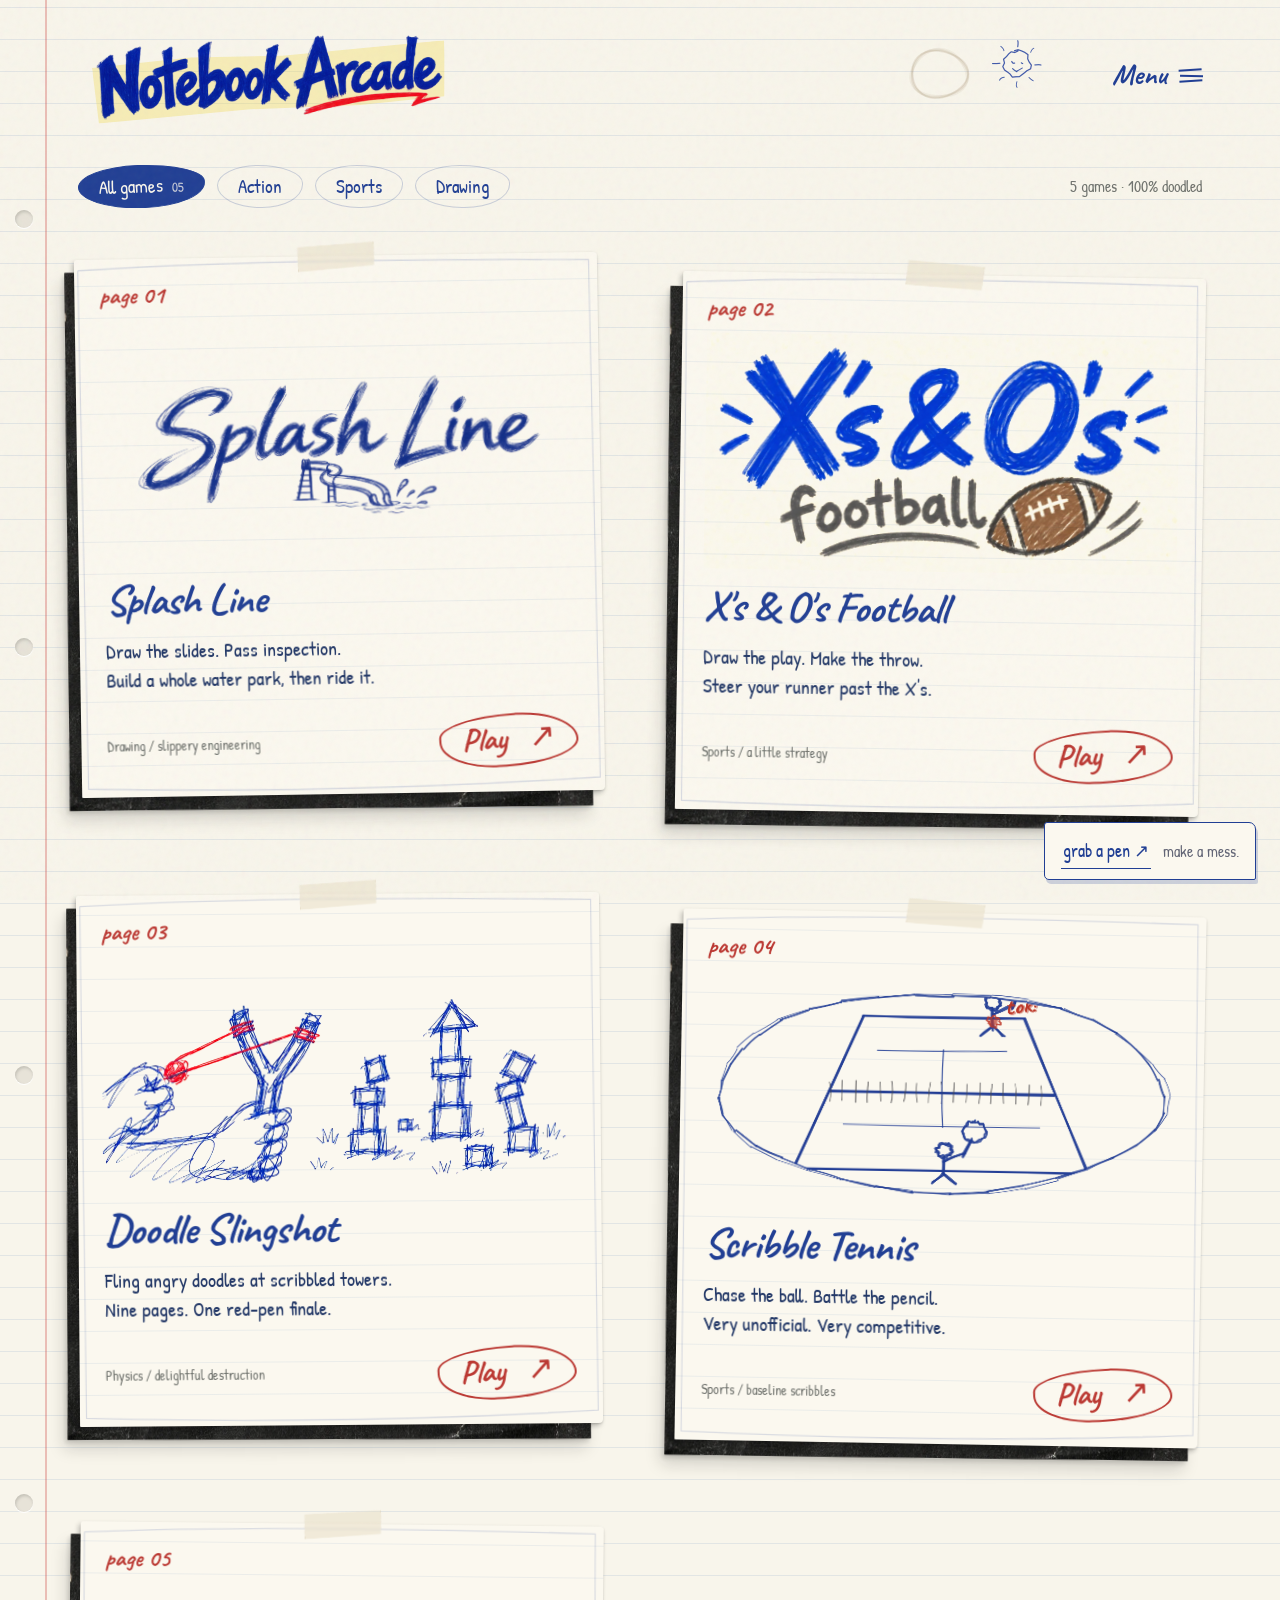
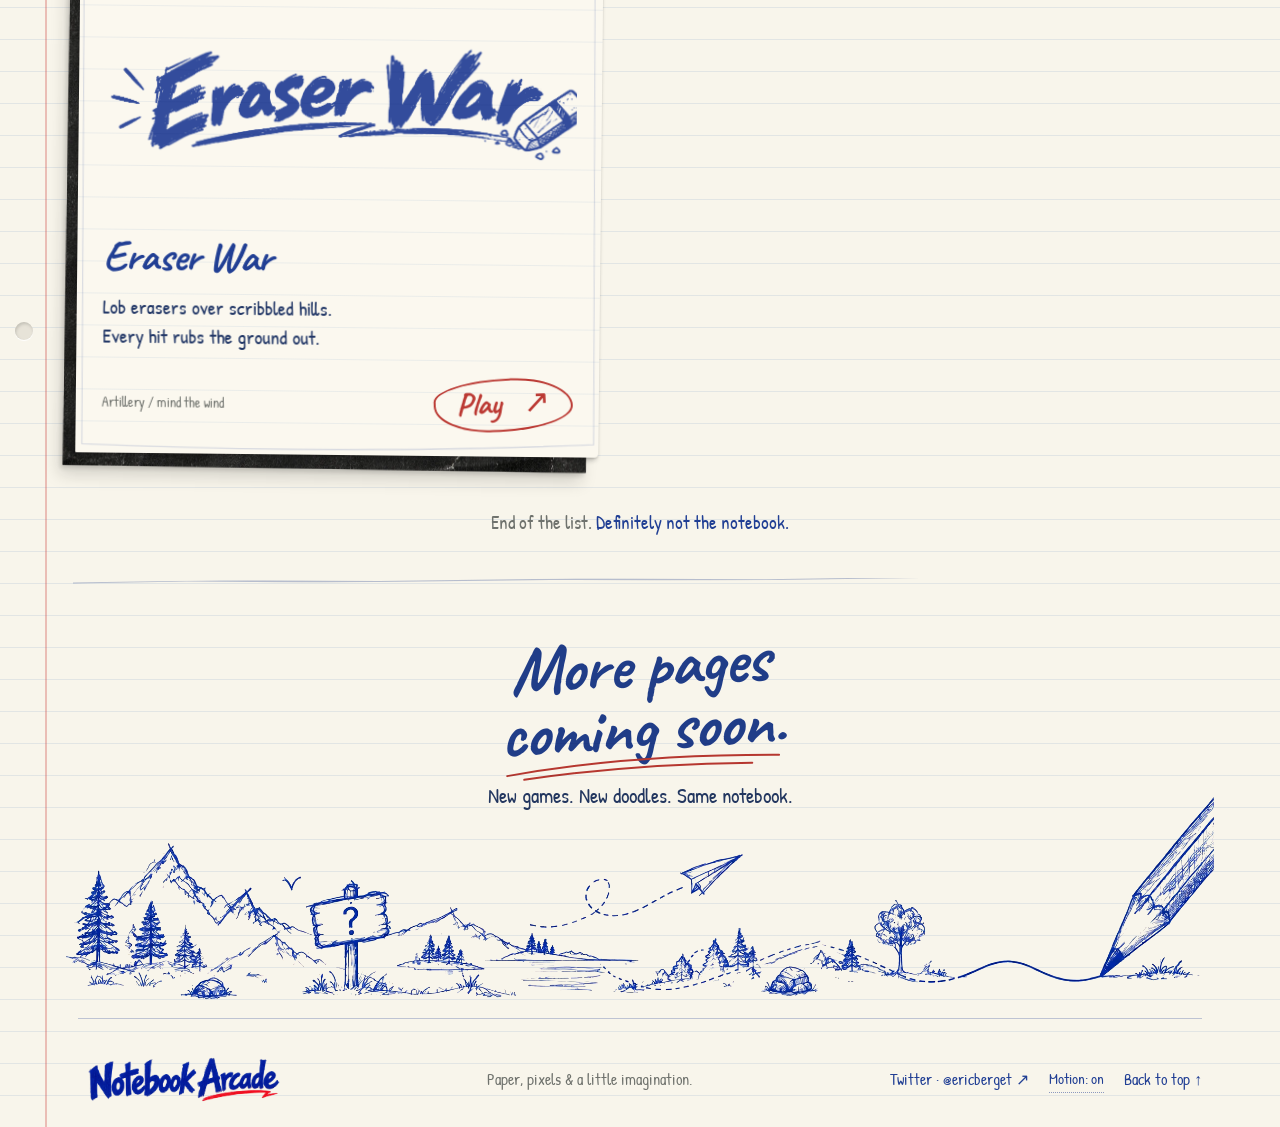
<file: index.html>
<!doctype html>
<html lang="en">
<head>
  <meta charset="utf-8">
  <meta name="viewport" content="width=device-width, initial-scale=1">
  <meta name="theme-color" content="#f8f5eb">
  <meta name="description" content="A growing collection of hand-drawn browser games. Sling doodles, draw football plays, rally on the tennis court, lob erasers at the pencils, and draw your own water park.">
  <title>Notebook Arcade — Small games. Big notebook energy.</title>
  <link rel="icon" type="image/svg+xml" href="data:image/svg+xml,%3Csvg xmlns='http://www.w3.org/2000/svg' viewBox='0 0 32 32'%3E%3Crect x='3' y='2' width='26' height='28' rx='2' fill='%23f8f5eb' stroke='%23213f94' stroke-width='2'/%3E%3Cpath d='M9 3v26' stroke='%23c33e36'/%3E%3Cpath d='M12 10h13M12 16h13M12 22h9' stroke='%23213f94' stroke-width='2'/%3E%3C/svg%3E">
  <link rel="preload" href="assets/fonts/caveat-bold.ttf" as="font" type="font/ttf" crossorigin>
  <link rel="stylesheet" href="style.css">
  <link rel="stylesheet" href="motion.css">
  <link rel="stylesheet" href="zine.css?v=charcoal-cut-1">
  <link rel="stylesheet" href="doodles.css?v=github-sync-1">
  <script src="app.js?v=bridge-2" defer></script>
  <script src="shared/ink.js" defer></script>
  <script src="doodles.js?v=clean-cards-1" defer></script>
  <link rel="stylesheet" href="home-pen.css">
  <script src="home-pen.js" defer></script>
</head>
<body>
  <a class="skip-link" href="#games">Skip to the games</a>
  <div class="paper-grain" aria-hidden="true"></div>
  <div class="margin-line" aria-hidden="true"></div>
  <div class="punch-holes" aria-hidden="true"><i></i><i></i><i></i><i></i><i></i></div>
  <div class="notebook" id="top">
    <header class="site-header">
      <div class="brand-block"><h1><a class="wordmark" href="#top" aria-label="Notebook Arcade home"><img class="brand-logo" src="assets/notebook-arcade-wordmark-v2.webp" width="2172" height="724" alt="Notebook Arcade"></a></h1></div>
      <canvas class="header-doodle" width="320" height="180" aria-hidden="true"></canvas>
      <details class="site-menu">
        <summary>Menu <span class="menu-lines" aria-hidden="true"></span></summary>
        <nav aria-label="Main navigation"><a href="#games">The games</a><a href="#next-page">What's next?</a><a href="https://x.com/ericberget" target="_blank" rel="noopener noreferrer">Follow me on Twitter ↗</a></nav>
      </details>
    </header>
    <main>
      <section class="games-section" id="games" aria-label="Browser games">
        <div class="collection-toolbar"><div class="filters" role="group" aria-label="Filter games"><button class="filter active" type="button" data-filter="all" aria-pressed="true">All games <span>05</span></button><button class="filter" type="button" data-filter="action" aria-pressed="false">Action</button><button class="filter" type="button" data-filter="sports" aria-pressed="false">Sports</button><button class="filter" type="button" data-filter="drawing" aria-pressed="false">Drawing</button></div><p class="collection-meta" id="game-count" aria-live="polite">5 games · 100% doodled</p></div>
        <div class="game-grid">
          <article class="game-card reveal" data-category="drawing" style="--tilt:-.55deg">
            <span class="tape" aria-hidden="true"></span><div class="card-meta"><span class="page-number">page 01</span></div>
            <a class="game-image-link" href="games/splash-line/index.html" tabindex="-1" aria-hidden="true"><div class="game-art" style="background:none"><img src="assets/splash-line-logo-pen.png" alt="" style="width:100%;height:100%;object-fit:contain;padding:12px;box-sizing:border-box" loading="lazy"></div></a>
            <div class="card-body"><h3><a href="games/splash-line/index.html">Splash Line</a></h3><p>Draw the slides. Pass inspection.<br>Build a whole water park, then ride it.</p><div class="card-bottom"><span class="game-tag">Drawing / slippery engineering</span><a class="play-button" href="games/splash-line/index.html" aria-label="Play Splash Line">Play <span aria-hidden="true">↗</span></a></div></div>
            <svg class="card-outline" viewBox="0 0 560 500" preserveAspectRatio="none" aria-hidden="true"><path pathLength="1" d="M4 10Q210 1 551 7L555 488Q293 500 7 492L4 10"/></svg>
          </article>
          <article class="game-card reveal" data-preview="football" data-category="sports" style="--tilt:.55deg">
            <span class="tape" aria-hidden="true"></span><div class="card-meta"><span class="page-number">page 02</span></div>
            <a class="game-image-link" href="games/xo-football/index.html" tabindex="-1" aria-hidden="true"><div class="game-art xo-art"></div></a>
            <div class="card-body"><h3><a href="games/xo-football/index.html">X's &amp; O's Football</a></h3><p>Draw the play. Make the throw.<br>Steer your runner past the X's.</p><div class="card-bottom"><span class="game-tag">Sports / a little strategy</span><a class="play-button" href="games/xo-football/index.html" aria-label="Play X's and O's Football">Play <span aria-hidden="true">↗</span></a></div></div>
            <svg class="card-outline" viewBox="0 0 560 500" preserveAspectRatio="none" aria-hidden="true"><path pathLength="1" d="M4 10Q210 1 551 7L555 488Q293 500 7 492L4 10"/></svg>
          </article>
          <article class="game-card reveal" data-preview="slingshot" data-category="action" style="--tilt:-.8deg">
            <span class="tape" aria-hidden="true"></span><div class="card-meta"><span class="page-number">page 03</span></div>
            <a class="game-image-link" href="games/slingshot/index.html" tabindex="-1" aria-hidden="true"><div class="game-art slingshot-art"></div></a>
            <div class="card-body"><h3><a href="games/slingshot/index.html">Doodle Slingshot</a></h3><p>Fling angry doodles at scribbled towers.<br>Nine pages. One red-pen finale.</p><div class="card-bottom"><span class="game-tag">Physics / delightful destruction</span><a class="play-button" href="games/slingshot/index.html" aria-label="Play Doodle Slingshot">Play <span aria-hidden="true">↗</span></a></div></div>
            <svg class="card-outline" viewBox="0 0 560 500" preserveAspectRatio="none" aria-hidden="true"><path pathLength="1" d="M4 10Q210 1 551 7L555 488Q293 500 7 492L4 10"/></svg>
          </article>
          <article class="game-card reveal" data-preview="tennis" data-category="sports" style="--tilt:.7deg">
            <span class="tape" aria-hidden="true"></span><div class="card-meta"><span class="page-number">page 04</span></div>
            <a class="game-image-link" href="games/tennis/index.html" tabindex="-1" aria-hidden="true"><div class="game-art tennis-art"></div></a>
            <div class="card-body"><h3><a href="games/tennis/index.html">Scribble Tennis</a></h3><p>Chase the ball. Battle the pencil.<br>Very unofficial. Very competitive.</p><div class="card-bottom"><span class="game-tag">Sports / baseline scribbles</span><a class="play-button" href="games/tennis/index.html" aria-label="Play Scribble Tennis">Play <span aria-hidden="true">↗</span></a></div></div>
            <svg class="card-outline" viewBox="0 0 560 500" preserveAspectRatio="none" aria-hidden="true"><path pathLength="1" d="M4 10Q210 1 551 7L555 488Q293 500 7 492L4 10"/></svg>
          </article>
          <article class="game-card reveal" data-preview="eraser" data-category="action" style="--tilt:.6deg">
            <span class="tape" aria-hidden="true"></span><div class="card-meta"><span class="page-number">page 05</span></div>
            <a class="game-image-link" href="games/eraser-war/index.html" tabindex="-1" aria-hidden="true"><div class="game-art eraser-art"></div></a>
            <div class="card-body"><h3><a href="games/eraser-war/index.html">Eraser War</a></h3><p>Lob erasers over scribbled hills.<br>Every hit rubs the ground out.</p><div class="card-bottom"><span class="game-tag">Artillery / mind the wind</span><a class="play-button" href="games/eraser-war/index.html" aria-label="Play Eraser War">Play <span aria-hidden="true">↗</span></a></div></div>
            <svg class="card-outline" viewBox="0 0 560 500" preserveAspectRatio="none" aria-hidden="true"><path pathLength="1" d="M4 10Q210 1 551 7L555 488Q293 500 7 492L4 10"/></svg>
          </article>
        </div>
        <p class="after-games">End of the list. <span>Definitely not the notebook.</span></p>
      </section>
      <section class="next-page reveal" id="next-page" aria-labelledby="next-title">
        <div class="next-copy"><h2 id="next-title">More pages<br><span>coming soon.</span><svg class="underline" viewBox="0 0 440 35" aria-hidden="true"><path pathLength="1" d="M8 23Q194 -1 429 12M34 30Q206 14 387 22"/></svg></h2><p>New games. New doodles. Same notebook.</p></div>
        <img class="footer-art" src="assets/footer.webp" width="2172" height="724" loading="lazy" alt="A doodled mountain landscape becomes a pencil line, with a paper plane heading toward the next adventure.">
      </section>
    </main>
    <footer class="site-footer"><a class="wordmark" href="#top"><img class="brand-logo" src="assets/notebook-arcade-wordmark-v2.webp" width="2172" height="724" alt="Notebook Arcade"></a><p>Paper, pixels &amp; a little imagination.</p><div class="footer-controls"><a href="https://x.com/ericberget" target="_blank" rel="noopener noreferrer">Twitter · @ericberget ↗</a><button id="motion-toggle" type="button" aria-pressed="false">Motion: on</button><a href="#top">Back to top ↑</a></div></footer>
  </div>
</body>
</html>
</file>
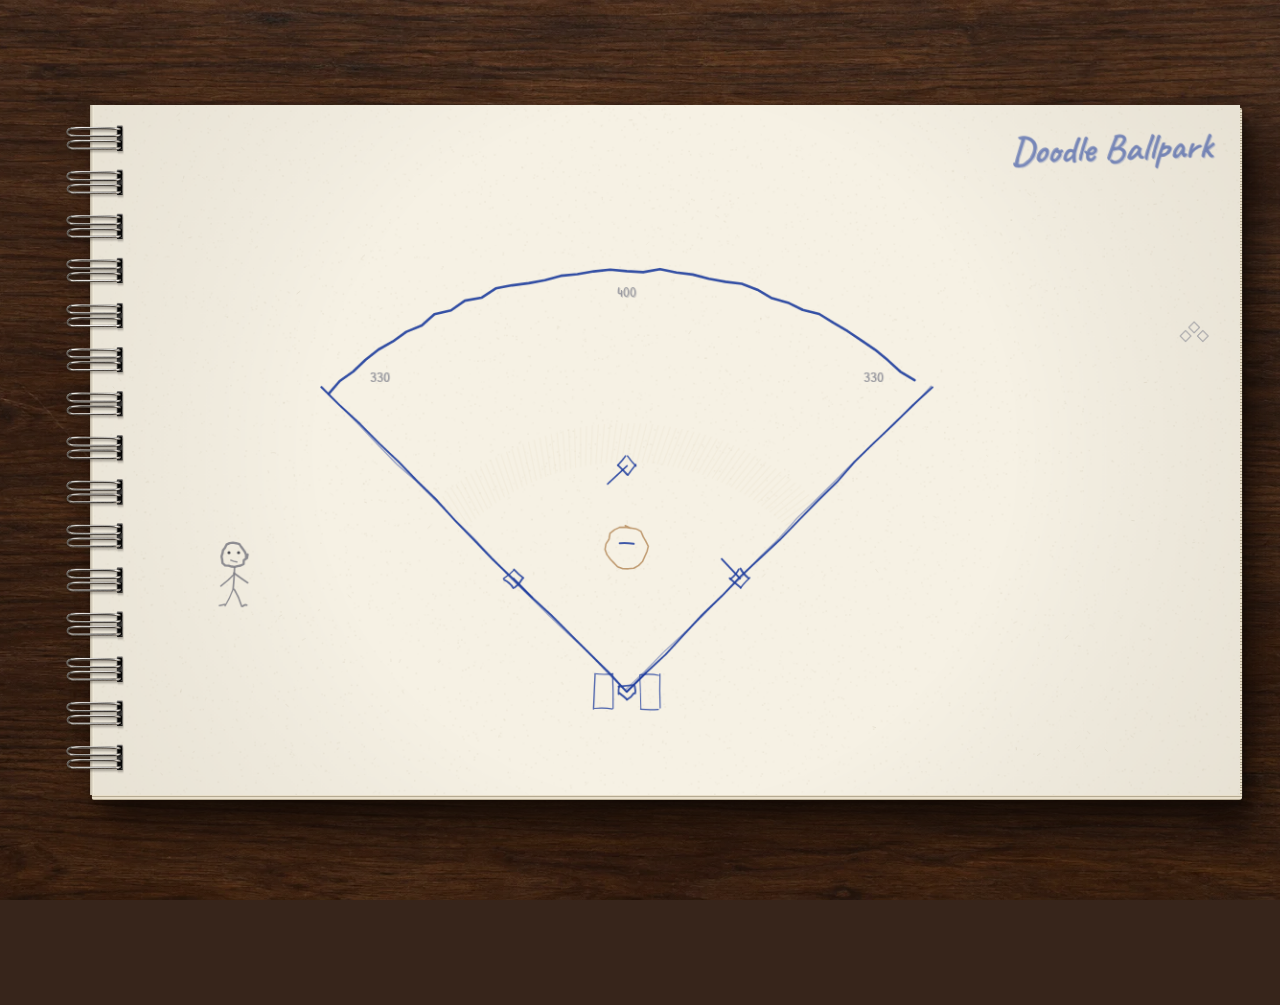
<file: games/baseball/index.html>
<!DOCTYPE html>
<html lang="en">
<head>
<meta charset="utf-8">
<meta name="viewport" content="width=device-width, initial-scale=1">
<title>Doodle Ballpark</title>
<link href="../../shared/fonts.css" rel="stylesheet">
<style>
  html, body { margin: 0; height: 100%; background: #37251b; overflow: hidden; font-family: 'Patrick Hand', cursive; }
  body { background: linear-gradient(#160c0630,#160c0645), url('../../assets/student-desk-v1.webp') center / cover no-repeat; }
  #wrap { position: relative; width: 100vw; height: 100vh; }
  #stage { position: relative; width: 1200px; height: 720px; transform-origin: top left; }
  #stage { isolation:isolate; box-shadow: 3px 5px 4px #100905a6, 10px 20px 18px #1009058c, 20px 35px 48px #10090599; }
  #stage:before { content:""; position:absolute; inset:3px -2px -5px 2px; z-index:-1; background:repeating-linear-gradient(0deg,#b5aa92 0 1px,#e9dfca 1px 3px); border-radius:1px 2px 3px 2px; }
  #binding { position:absolute; left:-48px; top:14px; width:82px; height:692px; display:flex; flex-direction:column; justify-content:space-around; pointer-events:none; z-index:3; }
  #binding span { display:block; width:82px; height:40px; flex-shrink:0; transform:scaleX(.72); transform-origin:right center; background:url('../../assets/notebook-wire-v1.png') -18px -24px / 120px 80px no-repeat; filter:drop-shadow(1px 2px 1px #10090555); }
  #stage:after { content:""; position:absolute; left:0; top:0; bottom:0; width:4px; background:linear-gradient(90deg,#72634b66,#fff9e688); pointer-events:none; }
  canvas { display: block; cursor: crosshair; touch-action: none; }

  button, #back { font-family: 'Patrick Hand', cursive; font-size: 18px; background: transparent; border: 2px solid #9a9aa0; color: #7a7a82; padding: 3px 12px; border-radius: 255px 15px 225px 15px / 15px 225px 15px 255px; cursor: pointer; transform: rotate(1deg); }
  button:hover { background: rgba(80,80,90,.07); }
  button:disabled { opacity: .35; cursor: default; }
  #back { border: none; border-bottom: 2px solid #9a9aa0; border-radius: 0; text-decoration: none; padding: 6px 10px; transform: rotate(-1.5deg); }
  #top { position: absolute; left: 84px; top: 14px; }
  #sys { position: absolute; left: 84px; top: 610px; display: flex; flex-direction: column; gap: 9px; align-items: flex-start; }
  #mute { padding: 4px 8px 1px; line-height: 0; }
  #side { position: absolute; left: 950px; top: 300px; width: 230px; display: flex; flex-direction: column; gap: 8px; }
  #side .label { font-size: 16px; color: #4a4a4f; opacity: .65; }
  #pitches { display: none; flex-wrap: wrap; gap: 6px; }
  #pitches.on { display: flex; }
  #pitches button { color: #1f3d9e; border-color: #1f3d9e; font-size: 17px; }
  #pitches button.sel { background: rgba(31,61,158,.12); }
  #swing-button { color:#c0392b; border-color:#c0392b; font-size:32px; margin:10px 0; padding:6px; }
  #swing-button[hidden] { display:none; }
  #hint { font-size: 16px; color: #4a4a4f; opacity: .7; line-height: 1.25; }
  #side, #sys, #top { transition: opacity .7s; }
  #stage.intro #side, #stage.intro #sys, #stage.intro #top { opacity: 0; }
</style>
</head>
<body>
<div id="wrap"><div id="stage">
  <canvas id="c" width="1200" height="720"></canvas>
  <div id="binding" aria-hidden="true"><span></span><span></span><span></span><span></span><span></span><span></span><span></span><span></span><span></span><span></span><span></span><span></span><span></span><span></span><span></span></div>
  <div id="top"><a href="../../index.html" id="back">← arcade</a></div>
  <div id="sys"><button id="mute" title="sound" aria-label="sound on"></button><button id="newgame">new game</button></div>
  <div id="side">
    <div class="label" id="pitchLabel">pick a pitch, then click a spot in the zone</div>
    <div id="pitches"><button data-p="fast">fastball</button><button data-p="curve">curve</button><button data-p="change">changeup</button></div>
    <button id="swing-button" aria-label="Swing bat">SWING!</button>
    <div id="hint"></div>
    <button id="howto">how to play</button>
  </div>
</div></div>
<script src="../../shared/paper.js?v=binding-2"></script>
<script src="../../shared/ink.js"></script>
<script>
const W = 1200, H = 720;
const canvas = document.getElementById('c'), ctx = canvas.getContext('2d');
const ink = NotebookInk(ctx); const { INK, RED, GRAPHITE } = ink;
const PEN_LT = '#9a9aa0', PEN_MD = '#7a7a82', PEN_DK = '#4a4a50', DIRT = '#b58a5a';
const stage = document.getElementById('stage');
function fit() { const rim = window.innerWidth < 700 ? 10 : 40; const s = Math.min((window.innerWidth - rim * 2) / (W + 52), (window.innerHeight - rim * 2) / H); stage.style.transform = `scale(${s})`; stage.style.marginLeft = ((window.innerWidth - (W + 52) * s) / 2 + 52 * s) + 'px'; stage.style.marginTop = ((window.innerHeight - H * s) / 2) + 'px'; }
window.addEventListener('resize', fit); fit();
const paper = document.createElement('canvas'); paper.width = W; paper.height = H;
NotebookPaper.draw(paper.getContext('2d'), W, H, 'plain');

// ---------- the diamond ----------
const HOME = { x: 560, y: 612 }, BASE_D = 118;
const BASES = [HOME, { x: HOME.x + BASE_D, y: HOME.y - BASE_D }, { x: HOME.x, y: HOME.y - 2 * BASE_D }, { x: HOME.x - BASE_D, y: HOME.y - BASE_D }];
const MOUND = { x: HOME.x, y: HOME.y - 150 }, FENCE_R = 440;
const FIELD_SPOTS = { P: MOUND, C: { x: HOME.x, y: HOME.y + 30 }, '1B': { x: HOME.x + 150, y: HOME.y - 140 }, '2B': { x: HOME.x + 60, y: HOME.y - 232 }, SS: { x: HOME.x - 60, y: HOME.y - 232 }, '3B': { x: HOME.x - 150, y: HOME.y - 140 }, LF: { x: HOME.x - 215, y: HOME.y - 330 }, CF: { x: HOME.x, y: HOME.y - 395 }, RF: { x: HOME.x + 215, y: HOME.y - 330 } };
const GRAV = 0.32, FIELDER_SPD = 3.1, RUNNER_SPD = 2.9;

// ---------- sound ----------
const SFX = (() => {
  let ac, master, noiseBuf, muted = false, crowdGain;
  function init() { if (ac) return; ac = new (window.AudioContext || window.webkitAudioContext)(); master = ac.createGain(); master.gain.value = 0.7; master.connect(ac.destination);
    noiseBuf = ac.createBuffer(1, ac.sampleRate * 2, ac.sampleRate); const d = noiseBuf.getChannelData(0); for (let i = 0; i < d.length; i++) d[i] = Math.random() * 2 - 1;
    const cr = ac.createBufferSource(); cr.buffer = noiseBuf; cr.loop = true; const cf = ac.createBiquadFilter(); cf.type = 'lowpass'; cf.frequency.value = 450; crowdGain = ac.createGain(); crowdGain.gain.value = 0.025; cr.connect(cf).connect(crowdGain).connect(master); cr.start(); }
  const now = () => ac.currentTime;
  function env(g, t, a, peak, d) { g.gain.setValueAtTime(0.0001, t); g.gain.linearRampToValueAtTime(peak, t + a); g.gain.exponentialRampToValueAtTime(0.0001, t + a + d); }
  function tone(type, f0, f1, dur, vol, t = now(), lp) { const o = ac.createOscillator(); o.type = type; o.frequency.setValueAtTime(f0, t); if (f1 !== f0) o.frequency.exponentialRampToValueAtTime(f1, t + dur); const g = ac.createGain(); env(g, t, 0.004, vol, dur); let n = o; if (lp) { const f = ac.createBiquadFilter(); f.type = 'lowpass'; f.frequency.value = lp; o.connect(f); n = f; } n.connect(g).connect(master); o.start(t); o.stop(t + dur + 0.05); }
  function noise(dur, vol, t = now(), o = {}) { const n = ac.createBufferSource(); n.buffer = noiseBuf; const f = ac.createBiquadFilter(); f.type = o.type || 'bandpass'; f.Q.value = o.q || 1; f.frequency.setValueAtTime(o.f0 || 1000, t); if (o.f1) f.frequency.exponentialRampToValueAtTime(o.f1, t + dur); const g = ac.createGain(); env(g, t, o.attack || 0.003, vol, dur); n.connect(f).connect(g).connect(master); n.start(t); n.stop(t + dur + 0.05); }
  return {
    resume() { init(); if (ac.state === 'suspended') ac.resume(); },
    toggleMute() { muted = !muted; if (master) master.gain.value = muted ? 0 : 0.7; return muted; },
    crowd(l) { if (!ac) return; crowdGain.gain.setTargetAtTime(0.025 + l * 0.12, now(), 0.25); },
    crack(p = 1) { if (!ac || muted) return; const t = now(), strength = Math.max(.2, Math.min(1.5,p)); noise(0.026, .22 + strength*.17, t, { type:'highpass', f0:1800 }); tone('triangle', 410, 390, .035, .13*strength, t, 2100); tone('sine', 165, 145, .065, .24*strength, t); },
    pop() { if (!ac || muted) return; const t = now(); noise(0.05, 0.45, t, { f0: 700, f1: 250, q: 1 }); tone('sine', 180, 70, 0.08, 0.3, t); },
    whiff() { if (!ac || muted) return; noise(0.2, 0.25, now(), { f0: 900, f1: 2600, q: 1, attack: 0.05 }); },
    strike() { if (!ac || muted) return; const t = now(); tone('sawtooth', 300, 220, 0.16, 0.18, t, 900); },
    ball() { if (!ac || muted) return; tone('sine', 520, 440, 0.1, 0.1); },
    out() { if (!ac || muted) return; const t = now(); tone('sawtooth', 260, 180, 0.3, 0.16, t, 700); },
    hit(big) { if (!ac || muted) return; const t = now(); [523, 659, 784].forEach((f, i) => tone('triangle', f, f, 0.3, 0.16, t + i * 0.08)); if (big) { [1047, 1319].forEach((f, i) => tone('triangle', f, f, 0.8, 0.16, t + 0.3 + i * 0.1)); this.crowd(1); setTimeout(() => this.crowd(0), 2500); } else { this.crowd(0.4); setTimeout(() => this.crowd(0), 1200); } },
    click() { if (!ac || muted) return; noise(0.03, 0.2, now(), { f0: 2500, q: 5 }); },
    pencil() { if (!ac || muted) return; const t = now(); for (let i = 0; i < 3; i++) noise(0.12, 0.07, t + i * 0.13, { f0: 2800 + Math.random() * 1200, q: 1.5, attack: 0.03 }); },
    win() { if (!ac || muted) return; const t = now(); [[262, 330, 392], [294, 370, 440], [330, 415, 494], [392, 494, 587, 784]].forEach((ch, i) => ch.forEach(f => tone('triangle', f, f, 0.5, 0.14, t + i * 0.25))); },
  };
})();

// ---------- game state ----------
let game, frame = 0, introT = 9999; const INTRO_LEN = 150;
const rv = (s, d) => Math.max(0, Math.min(1, (introT - s) / d));
let state = 'idle';           // 'pitching' (ball on the way) | 'play' (ball in play) | 'between' | 'pencilsAB' (waiting for the CPU) | 'over'
let pitch = null, play = null, msg = null, swing = null, pitchType = 'fast', mouse = { x: 0, y: 0 }, aimSpot = null, fielders = {}, runnersAnim = [], note = '';
const hintEl = document.getElementById('hint'), pitchesEl = document.getElementById('pitches'), pitchLabel = document.getElementById('pitchLabel');
let teamName = (localStorage.getItem('bb.team') || 'YOU').slice(0, 10);
let popups = [], bursts = [], trail = [], fan = { kind: 'idle', t: 0, len: 0 }, pencilIdx = 0;
const PENCIL_NAMES = ['Stubby', 'No. 2', 'Eraserhead', 'Sharpie', 'Mechanical', 'Golf Pencil', 'Chewed Tip', 'Lefty', 'Big Graphite'];
function popup(text, x, y, color = INK, size = 22) { popups.push({ text, x, y, color, size, life: 55 }); }
function burst(x, y, color) { bursts.push({ x, y, color, t: 0, seed: Math.random() * 1000 }); }
function fanDo(kind, len) { fan = { kind, t: len, len }; }
const NAME_BOX = { x: 952, y: 114, w: 110, h: 26 };
function renameTeam() {
  if (document.getElementById('rename')) return;
  const inp = document.createElement('input'); inp.id = 'rename'; inp.maxLength = 10; inp.value = teamName === 'YOU' ? '' : teamName; inp.placeholder = 'team name';
  inp.style.cssText = "position:absolute;left:958px;top:114px;width:100px;font-family:'Patrick Hand',cursive;font-size:18px;color:#4a4a50;background:#fdfbf4;border:none;border-bottom:2px solid #9a9aa0;outline:none;padding:0 2px";
  stage.appendChild(inp); inp.focus(); inp.select();
  const done = save => { if (save) { const v = inp.value.trim().slice(0, 10); teamName = v || 'YOU'; localStorage.setItem('bb.team', teamName); } inp.remove(); };
  inp.addEventListener('keydown', e => { e.stopPropagation(); if (e.key === 'Enter') done(true); if (e.key === 'Escape') done(false); });
  inp.addEventListener('blur', () => done(true));
}

function newGame() {
  game = { inning: 1, half: 'top', outs: 0, balls: 0, strikes: 0, bases: [null, null, null], score: { you: 0, pencils: 0 }, line: { you: [], pencils: [] }, hits: { you: 0, pencils: 0 }, over: false };
  introT = 0; stage.classList.add('intro'); msg = null; play = null; pitch = null; swing = null; holdPlate = 0; lastContact = null; caught = null; impactPause = 0; runnersAnim = []; popups = []; bursts = []; trail = []; fan = { kind: 'idle', t: 0, len: 0 };
  resetFielders(); game.abs = 0; game.pabs = 0;
  setTimeout(() => { state = 'howto'; updateUI(); }, 2400); updateUI();
}
function batting() { return game.half === 'top'; }             // you're the visitors: you bat first, then pitch
function resetFielders() { for (const k in FIELD_SPOTS) fielders[k] = { x: FIELD_SPOTS[k].x, y: FIELD_SPOTS[k].y, tx: FIELD_SPOTS[k].x, ty: FIELD_SPOTS[k].y, id: 300 + Object.keys(fielders).length * 7 }; }
function say(text, color = INK, life = 110, sub = '') { msg = { text, color, life, sub }; }
function updateUI() {
  const b = batting();
  pitchesEl.classList.toggle('on', !b && !game.over);
  hintEl.textContent = game.over ? 'game over. new game to play again.' : state === 'howto' ? '' : b ? 'Click or press SPACE when the ball reaches the red stripe. We line up the bat for you. Let high and low pitches go.' : 'PITCHING: pick a pitch above, then click a spot inside the red zone at the plate. corners get weaker contact.';
  document.getElementById('swing-button').hidden = !b || game.over || state === 'howto';
  pitchLabel.textContent = b ? 'you\'re batting' : 'you\'re pitching';
  [...pitchesEl.querySelectorAll('button')].forEach(bt => bt.classList.toggle('sel', bt.dataset.p === pitchType));
}

// ---------- pitches ----------
const PITCHES = { fast: { spd: 2.3, sway: 0, name: 'fastball' }, curve: { spd: 1.8, sway: 46, name: 'curveball' }, change: { spd: 1.45, sway: 8, name: 'changeup' } };
function nextPitch() {
  if (game.over) return;
  if (!batting() && game.balls === 0 && game.strikes === 0 && !pitch) pencilIdx = (pencilIdx + (state === 'pitchpick' ? 0 : 1)) % PENCIL_NAMES.length;
  state = batting() ? 'batting' : 'pitchpick'; pitch = null; play = null; swing = null; aimSpot = null; runnersAnim = [];
  if (game.balls === 0 && game.strikes === 0) { if (batting()) game.abs++; else game.pabs++; }
  if (batting()) setTimeout(() => { if (state === 'batting' && !pitch) throwPitch(cpuPickPitch(), (Math.random() - .5) * 70); }, 900 + Math.random() * 900);
  updateUI();
}
function cpuPickPitch() { const r = Math.random(); return r < 0.5 ? 'fast' : r < 0.8 ? 'curve' : 'change'; }
function throwPitch(type, targetX) { // targetX: offset from the middle of the plate. |x| <= 30 is a strike
  const p = PITCHES[type]; const err = (Math.random() - .5) * (batting() ? 14 : 22);
  pitch = { type, x: MOUND.x, y: MOUND.y + 10, t: 0, wind: 26, T: (HOME.y - MOUND.y - 10) / p.spd, tx: targetX + err, spd: p.spd, sway: p.sway * (Math.random() > .5 ? 1 : -1) };
  if (batting()) { // the pencil pitcher picks a spot in or around the zone; the batter's-eye view shows it coming
    const inZ = Math.random() < 0.8, side = Math.random() > .5 ? 1 : -1;
    const fx = 0, fy = inZ ? (Math.random() - .5) * 48 : side * (70 + Math.random() * 18);
    Object.assign(pitch, { plate: true, fx, fy, drop: { fast: 0, change: 14, curve: 42 }[type], strike: Math.abs(fx) <= PV.ZW / 2 && Math.abs(fy) <= PV.ZH / 2, T: { fast: 100, curve: 115, change: 130 }[type] });
  }
  pitch.name = p.name; state = batting() ? 'batting' : 'pitching'; SFX.pencil();
}
function pitchPos(pt, t) { // where the pitch is at time t: drifts to its target, curves break late
  const u = Math.min(1, t / pt.T), late = Math.max(0, u - 0.55) / 0.45;
  return { x: MOUND.x + pt.tx * u + pt.sway * late * late, y: MOUND.y + 10 + (HOME.y - MOUND.y - 10) * u };
}

// ---------- contact ----------
function cpuSwing() { // the pencils' batter decides on your pitch
  const off = Math.abs(pitch.tx + (pitch.sway || 0) * 0.9), inZone = off <= 30;
  const swings = Math.random() < (inZone ? 0.85 : off < 55 ? 0.4 : 0.1);
  if (!swings) { pitch.result = inZone ? 'called-strike' : 'ball'; return; }
  swing = { t: 0 };
  const base = { fast: 0.62, curve: 0.5, change: 0.55 }[pitch.type];
  const contact = Math.random() < base * (inZone ? 1 : 0.55);
  if (!contact) { pitch.result = 'swing-miss'; SFX.whiff(); return; }
  const corner = Math.min(1, off / 30);
  const q = Math.random() * (1 - corner * 0.45);
  pitch.result = 'contact'; pitch.contact = { dir: -90 + (Math.random() - .5) * 96, ang: -4 + Math.random() * 60, v: 7 + q * 7 };
}

// ---------- the ball in play ----------
function launch(c) {
  SFX.crack(0.6 + (c.v - 7) / 7);
  const rad = c.dir * Math.PI / 180, a = c.ang * Math.PI / 180;
  const vz = c.v * Math.sin(a), vh = c.v * Math.cos(a);
  const z0 = 8, T = (vz + Math.sqrt(vz * vz + 2 * GRAV * z0)) / GRAV;
  const land = { x: HOME.x + Math.cos(rad) * vh * T, y: HOME.y + Math.sin(rad) * vh * T };
  const foul = c.dir > -44 || c.dir < -136;
  play = { t: 0, T, x: HOME.x, y: HOME.y, z: z0, z0, vx: Math.cos(rad) * vh, vy: Math.sin(rad) * vh, vz, land, dist: Math.hypot(land.x - HOME.x, land.y - HOME.y), foul, ang: c.ang, phase: 'flight', fielder: null, outcome: null, bounce: 0 };
  state = 'play';
  // who goes after it
  const zAtFence = fenceHeightAt(play);
  if (!foul && play.dist >= FENCE_R && zAtFence > 8) { play.outcome = { kind: 'hr' }; }
  else {
    const catchT = c.ang > 9 && vz * vz >= 2 * GRAV * (12 - z0) ? (vz + Math.sqrt(vz * vz - 2 * GRAV * (12 - z0))) / GRAV : T;
    const target = { x: HOME.x + play.vx * catchT, y: HOME.y + play.vy * catchT };
    let best = null, bd = 1e9; for (const k in fielders) { const f = fielders[k]; const d = Math.hypot(f.x - target.x, f.y - target.y); if (d < bd) { bd = d; best = k; } }
    play.fielder = best; const f = fielders[best]; f.tx = target.x; f.ty = target.y;
    const canReach = bd / FIELDER_SPD <= catchT - 4;
    if (foul) play.outcome = { kind: canReach && c.ang > 22 ? 'foulout' : 'foul' };
    else if (c.ang > 22) play.outcome = { kind: canReach ? 'flyout' : 'hit', bases: hitBases(play.dist, c.ang) };
    else if (c.ang > 9) play.outcome = { kind: bd < 46 && canReach ? 'lineout' : 'hit', bases: hitBases(play.dist, c.ang) };
    else { // grounder: an infielder tries to cut it off and beat the runner to first
      const infield = ['1B', '2B', 'SS', '3B', 'P'].map(k => ({ k, f: fielders[k] }));
      let cut = null;
      for (let t = 4; t < 90; t += 3) { const travel = Math.min(t, Math.ceil(T)) + (t > Math.ceil(T) ? .985 * (1 - Math.pow(.985, t - Math.ceil(T))) / .015 : 0); const bx = HOME.x + play.vx * travel, by = HOME.y + play.vy * travel; if (t < T) continue; if (Math.hypot(bx - HOME.x, by - HOME.y) > 300) break; for (const { k, f } of infield) { if (Math.hypot(f.x - bx, f.y - by) / FIELDER_SPD <= t) { cut = { k, t, x: bx, y: by }; break; } } if (cut) break; }
      if (cut) { const f = fielders[cut.k]; f.tx = cut.x; f.ty = cut.y; play.fielder = cut.k; const throwT = Math.hypot(cut.x - BASES[1].x, cut.y - BASES[1].y) / 9; const runnerT = 170 / RUNNER_SPD + 8; play.outcome = { kind: cut.t + 12 + throwT < runnerT ? 'groundout' : 'hit', bases: 1 }; play.cut = cut; play.throwDuration = 12 + throwT; }
      else play.outcome = { kind: 'hit', bases: play.dist > 330 ? 2 : 1 };
    }
  }
  if (['flyout', 'lineout', 'foulout'].includes(play.outcome.kind)) play.catchHeight = 12;
  // runners start moving on contact (they hold on fly balls until it drops)
  const o = play.outcome; const goes = o.kind === 'hit' || o.kind === 'hr' || o.kind === 'groundout';
  runnersAnim = []; if (goes) startRunners(o.kind === 'hr' ? 4 : o.bases || 1, o.kind === 'groundout');
}
function fenceHeightAt(p) { const th = FENCE_R / Math.hypot(p.vx, p.vy); return p.z0 + p.vz * th - 0.5 * GRAV * th * th; }
function hitBases(dist, ang) { if (dist > 400) return 3; if (dist > 300) return 2; return 1; }
function startRunners(n, batterOut) {
  const runners = [];
  for (let b = 2; b >= 0; b--) if (game.bases[b]) runners.push({ from: b + 1, to: Math.min(4, b + 1 + n), id: game.bases[b] });
  if (!batterOut) runners.push({ from: 0, to: n, id: 'B' + frame });
  else runners.push({ from: 0, to: 1, id: 'B' + frame, out: true });
  runnersAnim = runners.map(r => ({ ...r, p: 0 }));
}
function resolvePlay() {
  const o = play.outcome; let text = '', color = INK, sub = '';
  const scoreFor = batting() ? 'you' : 'pencils';
  const applyRunners = (n, batterOut) => {
    const nb = [null, null, null]; let runs = 0;
    for (let b = 2; b >= 0; b--) if (game.bases[b]) { const to = b + 1 + n; if (to >= 4) runs++; else nb[to - 1] = game.bases[b]; }
    if (!batterOut) { if (n >= 4) runs++; else nb[n - 1] = 'r' + frame; }
    game.bases = nb; if (runs) { game.score[scoreFor] += runs; game.line[scoreFor][game.inning - 1] = (game.line[scoreFor][game.inning - 1] || 0) + runs; }
    return runs;
  };
  if (o.kind === 'hr') { const r = applyRunners(4, false); game.hits[scoreFor]++; text = 'HOME RUN!!'; const ft = Math.round(play.dist * 0.92); sub = `${ft} feet` + (r > 1 ? ` · ${r} runs score!` : '!'); color = batting() ? INK : RED; SFX.hit(true);
    for (let i = 0; i < 5; i++) setTimeout(() => burst(HOME.x - 200 + Math.random() * 400, 120 + Math.random() * 150, i % 2 ? RED : INK), i * 180);
    if (batting()) fanDo('cheer', 260); else fanDo('facepalm', 160); }
  else if (o.kind === 'hit') { const r = applyRunners(o.bases, false); game.hits[scoreFor]++; text = ['', 'single!', 'DOUBLE!', 'TRIPLE!'][o.bases]; sub = r ? `${r} run${r > 1 ? 's' : ''} score${r > 1 ? '' : 's'}` : ''; color = batting() ? INK : RED; SFX.hit(o.bases > 1); if (batting()) fanDo('cheer', o.bases > 1 ? 200 : 120); }
  else if (o.kind === 'groundout') { const r = applyRunners(1, true); text = 'ground out'; sub = 'thrown out at first' + (r ? `, ${r} scores` : ''); color = GRAPHITE; recordOut(); SFX.out(); }
  else if (o.kind === 'flyout' || o.kind === 'lineout' || o.kind === 'foulout') { text = o.kind === 'lineout' ? 'lined out' : o.kind === 'foulout' ? 'foul out' : 'fly out'; sub = `caught by the ${play.fielder}`; color = GRAPHITE; recordOut(); SFX.pop(); if (!batting() && o.kind === 'lineout') fanDo('cheer', 100); }
  else if (o.kind === 'foul') { text = 'foul ball'; color = GRAPHITE; if (game.strikes < 2) game.strikes++; }
  say(text, color, 100, sub);
  if (o.kind !== 'foul') { game.balls = 0; game.strikes = 0; }
  afterPlay();
}
function recordOut() { game.outs++; game.balls = 0; game.strikes = 0; }
function afterPlay() {
  play = null; pitch = null; swing = null; impactPause = 0; resetFielders(); holdPlate = 0; caught = null; lastContact = null;
  if (game.half === 'bottom' && game.inning >= 3 && game.score.pencils > game.score.you) { setTimeout(endGame, 1200); return; }
  if (game.outs >= 3) { setTimeout(changeSides, 1500); return; }
  setTimeout(nextPitch, 1500);
}
function changeSides() {
  game.outs = 0; game.balls = 0; game.strikes = 0; game.bases = [null, null, null];
  if (game.half === 'top') { game.half = 'bottom'; if (game.inning >= 3 && game.score.pencils > game.score.you) return endGame(); say('bottom of the ' + ordinal(game.inning), GRAPHITE, 120, 'the pencils bat. you\'re pitching'); }
  else {
    if (game.inning >= 3 && game.score.you !== game.score.pencils) return endGame();
    game.inning++; game.half = 'top'; say(game.inning > 3 ? 'extra innings!' : 'top of the ' + ordinal(game.inning), GRAPHITE, 120, 'you\'re up');
  }
  for (const s of ['you', 'pencils']) while (game.line[s].length < game.inning) game.line[s].push(0);
  setTimeout(nextPitch, 1800); updateUI();
}
function ordinal(n) { return n + (['', 'st', 'nd', 'rd'][n] || 'th'); }
function endGame() { game.over = true; state = 'over'; const w = game.score.you > game.score.pencils; say(w ? (teamName === 'YOU' ? 'YOU WIN!' : teamName + ' WINS!') : 'the pencils win.', w ? INK : RED, 9999, `final: ${game.score.you} – ${game.score.pencils}`); if (w) SFX.win(); else SFX.out(); updateUI(); }
function walkOrK(kind) {
  if (kind === 'K') { say('STRIKE THREE!', batting() ? RED : INK, 100, 'he\'s out'); recordOut(); SFX.out(); if (batting()) fanDo('facepalm', 150); else fanDo('cheer', 120); }
  else { say('walk', GRAPHITE, 90, 'take your base'); // forced runners move up
    const nb = [...game.bases]; let carry = 'w' + frame; for (let b = 0; b < 3; b++) { if (!carry) break; const was = nb[b]; nb[b] = carry; carry = was; }
    if (carry) { const s = batting() ? 'you' : 'pencils'; game.score[s]++; game.line[s][game.inning - 1] = (game.line[s][game.inning - 1] || 0) + 1; }
    game.bases = nb; game.balls = 0; game.strikes = 0; }
  afterPlay();
}
function resolvePitch() {
  const r = pitch.result || ((pitch.plate ? pitch.strike : Math.abs(pitchPos(pitch, pitch.T).x - HOME.x) <= 30) ? 'called-strike' : 'ball');
  if (r === 'contact') { launch(pitch.contact); return; }
  if (pitch.plate) { const p = platePitchPos(pitch, pitch.T); caught = { x: p.x, y: p.y, t: 26 }; SFX.pop(); }
  if (r === 'ball') { game.balls++; SFX.ball(); if (game.balls >= 4) return walkOrK('BB'); say('ball ' + game.balls, GRAPHITE, 50); }
  else { game.strikes++; SFX.strike(); if (game.strikes >= 3) return walkOrK('K'); say(r === 'swing-miss' ? 'swing and a miss' : 'strike ' + game.strikes, GRAPHITE, 60); }
  pitch = null; swing = null; setTimeout(nextPitch, 900);
}

// ---------- input ----------
function canvasPos(e) { const r = canvas.getBoundingClientRect(); const t = e.touches ? e.touches[0] : e; return { x: (t.clientX - r.left) * W / r.width, y: (t.clientY - r.top) * H / r.height }; }
function onDown(e) {
  SFX.resume(); const p = canvasPos(e); mouse = p;
  if (introT < 120) return;
  if (state === 'howto') { dismissHowto(); e.preventDefault(); return; }
  if (p.x >= NAME_BOX.x && p.x <= NAME_BOX.x + NAME_BOX.w && p.y >= NAME_BOX.y && p.y <= NAME_BOX.y + NAME_BOX.h && state !== 'play') { renameTeam(); e.preventDefault(); return; }
  if (game.over) return;
  if (state === 'batting' && pitch && !swing) { swingAtPlate(); e.preventDefault(); }
  else if (state === 'pitchpick' && !pitch) { // aim within the zone box in front of the plate
    if (Math.abs(p.x - HOME.x) < 60 && Math.abs(p.y - (HOME.y - 34)) < 44) { aimSpot = p; throwPitch(pitchType, Math.max(-44, Math.min(44, p.x - HOME.x))); e.preventDefault(); }
  }
}
canvas.addEventListener('mousedown', onDown); canvas.addEventListener('touchstart', onDown, { passive: false });
window.addEventListener('mousemove', e => { mouse = canvasPos(e); });
window.addEventListener('keydown', e => { if (e.target.tagName === 'INPUT') return; if (e.code === 'Space' && !e.repeat && state === 'batting' && pitch && !swing) { e.preventDefault(); swingAtPlate(); } });
document.getElementById('swing-button').onclick = () => { SFX.resume(); if (state === 'batting') swingAtPlate(); };
pitchesEl.addEventListener('click', e => { const b = e.target.closest('button'); if (!b) return; SFX.click(); pitchType = b.dataset.p; updateUI(); });
document.getElementById('newgame').onclick = () => { SFX.resume(); SFX.click(); newGame(); };
document.getElementById('howto').onclick = () => { SFX.resume(); SFX.click(); if (!pitch && !play && !game.over) { state = 'howto'; updateUI(); } };
function dismissHowto() { state = 'idle'; say('play ball!', INK, 90, batting() ? 'you\'re up first' : ''); setTimeout(nextPitch, 1200); updateUI(); }
const SPK_ON = '<svg width="34" height="26" viewBox="0 0 34 26" fill="none" stroke="#7a7a82" stroke-width="2" stroke-linecap="round" stroke-linejoin="round"><path d="M3 10.5 L9 10 L16 4.5 L16.4 21.5 L9 16.5 L3.2 16.2 Z"/><path d="M21 9.5 Q24 13 21 16.8"/><path d="M25 6 Q30 13 25.3 20.2"/></svg>';
const SPK_OFF = '<svg width="34" height="26" viewBox="0 0 34 26" fill="none" stroke="#7a7a82" stroke-width="2" stroke-linecap="round" stroke-linejoin="round"><path d="M3 10.5 L9 10 L16 4.5 L16.4 21.5 L9 16.5 L3.2 16.2 Z"/><path d="M21 8.5 L30 17.5"/><path d="M30 8.2 L21.2 17.8"/></svg>';
const muteBtn = document.getElementById('mute'); muteBtn.innerHTML = SPK_ON;
muteBtn.onclick = () => { SFX.resume(); muteBtn.innerHTML = SFX.toggleMute() ? SPK_OFF : SPK_ON; };


// ---------- side-on batting: one button, readable ball, automatic alignment ----------
const PV = { ZX: 400, ZY: 460, ZW: 48, ZH: 100, mound: { x: 835, y: 560 }, hand: { x: 803, y: 428 } };
let view = 0, holdPlate = 0, caught = null, lastContact = null, impactPause = 0;
const sceneCv = document.createElement('canvas'); sceneCv.width = W; sceneCv.height = H;
const sctx = sceneCv.getContext('2d'), sink = NotebookInk(sctx);
const SWING_CONTACT = 6, CONTACT_WINDOW = 20, PLATE_HOLD = 38;
function platePitchPos(pt, t) {
  const u = Math.max(0, t / pt.T), arc = Math.sin(Math.min(1,u) * Math.PI) * (pt.type === 'curve' ? 30 : 12);
  return { x: PV.hand.x + (PV.ZX - PV.hand.x) * (u > 1 ? 1 + (u - 1) * .35 : u),
    y: PV.hand.y + (PV.ZY + pt.fy - PV.hand.y) * u - arc, r: 8, u };
}
function timingContact(dt, strike) {
  if (!strike || Math.abs(dt) > CONTACT_WINDOW) return null;
  const q = Math.max(0, 1 - Math.pow(Math.abs(dt) / CONTACT_WINDOW, 1.5));
  return { dir: -90 - dt * 2.1, ang: 12 + q * 17, v: 8 + q * 6.5, q };
}
function batPose(t, aim) {
  const h = aim.y, x = aim.x - 82;
  const keys = [[-1,315,428,-37,-98,0],[0,311,431,-46,-94,-3],
    [2,316,439,-50,-75,1],[4,x-7,h-2,43,-37,9],
    [6,x,h,109,0,15],[12,x+10,h-2,104,-7,21],
    [22,320,435,28,-55,19],[38,300,418,-85,-55,12]];
  const time = Math.max(-1,Math.min(38,t)); let i=0;
  while(i<keys.length-2 && time>keys[i+1][0])i++;
  const a=keys[i],b=keys[i+1],u=(time-a[0])/(b[0]-a[0]);
  return Object.fromEntries(['hx','hy','dx','dy','lean'].map((key,j)=>[key,a[j+1]+(b[j+1]-a[j+1])*u]));
}
function swingAtPlate() {
  if (!pitch || swing || state !== 'batting') return;
  const dt = pitch.T - pitch.t + pitch.wind;
  // Judge the player's actual button press, not the animation's later contact frame.
  const contact = timingContact(dt, pitch.strike), from = platePitchPos(pitch,pitch.t);
  swing = { t:0, pending:true, dt, contact, from,
    aim:{ x:Math.min(PV.ZX,from.x), y:PV.ZY + Math.max(-25,Math.min(25,pitch.fy)) } };
  SFX.whiff();
}
function meetPitch() {
  swing.pending = false;
  if (!swing.contact) {
    pitch.result = 'swing-miss';
    popup(!pitch.strike ? 'let that one go' : swing.dt > 0 ? 'a little early' : 'a little late',550,350,GRAPHITE,24);
    return;
  }
  pitch.done = true; impactPause = 3;
  lastContact = { cross:{...swing.aim}, dir:swing.contact.dir, ang:swing.contact.ang };
  holdPlate = PLATE_HOLD;
  popup(swing.contact.q>.88?'RIGHT ON!':swing.dt>6?'pulled it!':swing.dt < -6?'other way!':'nice contact!',550,350,RED,30);
  launch(swing.contact);
}
function ballOn(c,x,y,r) {
  c.save(); c.fillStyle='#fffdf4';c.strokeStyle=INK;c.lineWidth=1.8;
  c.beginPath();c.arc(x,y,r,0,Math.PI*2);c.fill();c.stroke();
  c.strokeStyle=RED;c.lineWidth=1.2;
  for(const side of [-1,1]){c.beginPath();c.arc(x+side*r*.35,y,r*.72,side<0?-1.1:Math.PI-1.1,side<0?1.1:Math.PI+1.1);c.stroke();}
  c.restore();
}
function drawSideHitter(k,c) {
  const aim=swing?.aim || {x:PV.ZX,y:PV.ZY},t=swing?swing.t:-1;
  const pose=batPose(t,aim),{hx,hy,dx,dy,lean}=pose;
  const turn=Math.max(0,Math.min(1,t/14)),shift=lean*.45;
  const shape=(points,id,fill='#fdfbf4',hatch=false)=>{
    const pts=points.map(([x,y])=>({x,y}));c.fillStyle=fill;c.beginPath();pts.forEach((p,i)=>i?c.lineTo(p.x,p.y):c.moveTo(p.x,p.y));c.closePath();c.fill();
    if(hatch)k.hatch(pts,id+20,INK,5,-.6,.24);k.poly(pts,id,INK,1.8,2);
  };
  // Short, baggy uniform with bent knees; rear heel lifts as weight shifts forward.
  shape([[281+shift,493],[302+shift,499],[283+shift,528],[268+turn*12,562-turn*8],[255+turn*12,560-turn*8],[260+shift,524]],810,'#fdfbf4',true);
  shape([[297+shift,493],[319+shift,493],[340+shift*.3,521],[342,562],[328,562],[324,529],[302+shift,514]],840,'#fdfbf4',true);
  shape([[254+turn*12,552-turn*8],[270+turn*12,552-turn*8],[275+turn*12,566-turn*8],[249+turn*12,566-turn*8]],865,INK);
  shape([[327,553],[342,553],[350,562],[350,568],[325,568]],880,INK);
  const shoulder=294+lean;
  shape([[shoulder-15,417],[shoulder+13,419],[shoulder+25,438],[312+shift,494],[278+shift,495],[275+shift,451]],900,'#fdfbf4',true);
  k.line(281+shift,488,311+shift,488,908,INK,2,2);
  k.text('9',shoulder-1,467,{size:24,color:INK,alpha:1-turn*.5});
  // Bent forearms and two joined hands on the handle.
  const arm=(x,y,ex,ey,id)=>{k.line(x,y,ex,ey,id,INK,6,1);k.line(ex,ey,hx,hy,id+1,INK,5,1);};
  arm(shoulder-6,430,shoulder-13,452,930);arm(shoulder+17,432,shoulder+26,453,934);
  k.line(hx-4,hy,hx+dx,hy+dy,950,INK,3,2);
  k.line(hx+dx*.53,hy+dy*.53,hx+dx,hy+dy,951,INK,7,2);
  k.circle(hx,hy,4.5,952,INK,1.7,1);
  // A simple side profile under a helmet; no facial crosshatching.
  const headX=295+lean*.25;
  shape([[headX-11,382],[headX+13,382],[headX+16,396],[headX+21,401],[headX+15,405],[headX+12,418],[headX-5,415],[headX-13,402]],970);
  c.fillStyle=INK;c.beginPath();c.ellipse(headX-1,386,21,19,-.1,Math.PI,Math.PI*2);c.lineTo(headX+20,390);c.lineTo(headX-22,390);c.closePath();c.fill();
  k.line(headX-21,390,headX+30,388,980,INK,3,2);
  c.fillStyle=INK;c.beginPath();c.arc(headX+11,397,1.6,0,7);c.fill();
  k.line(headX-3,391,headX-3,402,982,INK,3,1);
  if(t>=6&&t<16){c.strokeStyle='rgba(31,61,158,.2)';c.lineWidth=2;c.beginPath();c.ellipse(hx,hy,105,19,0,Math.PI,Math.PI*2);c.stroke();}
}
function drawSidePitcher(k,c) {
  const x=835,y=552,wind=pitch?.wind||0,throwing=pitch && pitch.t<14 && !wind;
  const kick=wind>8&&wind<22,lean=throwing?-12:0;
  const l=(a,b,d,e,id,w=3)=>k.line(a,b,d,e,id,PEN_DK,w,2);
  k.circle(x+lean,y-122,13,610,PEN_DK,1.8,2);l(x-14+lean,y-126,x+12+lean,y-126,611,4);
  l(x+lean,y-107,x,y-53,612,9);
  l(x,y-53,x+13,y,613,4);l(x,y-53,x-19,kick?y-71:y-5,614,4);
  if(kick)l(x-19,y-71,x-29,y-48,615,3);
  l(x+lean,y-92,x-22,y-76,616);k.circle(x-24,y-75,8,617,DIRT,2,2);
  l(x+lean,y-96,throwing?803:x+21,throwing?428:y-112,618);
  if(wind)ballOn(c,x+21,y-112,6);
  k.line(811,556,859,556,620,DIRT,2,2);
}
function renderPlateScene() {
  const c=sctx,k=sink;c.clearRect(0,0,W,H);
  // Quiet notebook scenery leaves the pitch and swing easy to read.
  k.text('watch it in.',560,157,{size:48,color:INK,rot:-.035});
  k.text('click or SPACE to swing',560,193,{size:21,color:PEN_MD,font:'Patrick Hand',weight:400});
  k.line(205,572,914,572,501,DIRT,1.6,2);
  for(let i=0;i<24;i++)k.line(222+i*28,582+(i%3)*3,230+i*28,580+(i%3)*3,510+i,DIRT,.7,1);
  c.strokeStyle='rgba(74,74,79,.13)';c.lineWidth=1;
  c.beginPath();c.moveTo(220,305);c.quadraticCurveTo(540,270,916,301);c.stroke();
  for(let i=0;i<15;i++){const x=225+i*48;c.beginPath();c.moveTo(x,301);c.lineTo(x,322);c.stroke();}
  // Red contact stripe and a generous landing zone, visible without an aiming cursor.
  c.fillStyle='rgba(192,57,43,.06)';c.fillRect(PV.ZX-25,PV.ZY-50,50,100);
  k.line(PV.ZX,PV.ZY-50,PV.ZX,PV.ZY+50,560,RED,1.8,2);
  k.line(PV.ZX-11,PV.ZY-50,PV.ZX+11,PV.ZY-50,561,RED,1.5,1);
  k.line(PV.ZX-11,PV.ZY+50,PV.ZX+11,PV.ZY+50,562,RED,1.5,1);
  k.poly([{x:PV.ZX-18,y:567},{x:PV.ZX+17,y:567},{x:PV.ZX+24,y:578},{x:PV.ZX,y:584},{x:PV.ZX-23,y:578}],565,INK,1.5,2);
  drawSidePitcher(k,c);drawSideHitter(k,c);
  const inFlight=pitch?.plate && pitch.wind===0 && !pitch.done;
  if(inFlight){
    let p=platePitchPos(pitch,pitch.t);
    if(swing?.pending&&swing.contact){const u=Math.min(1,swing.t/SWING_CONTACT);p={x:swing.from.x+(swing.aim.x-swing.from.x)*u,y:swing.from.y+(swing.aim.y-swing.from.y)*u,r:8};}
    c.fillStyle='rgba(0,0,0,.1)';c.beginPath();c.ellipse(p.x,573,7,2,0,0,7);c.fill();
    c.strokeStyle='rgba(31,61,158,.18)';c.lineWidth=2;c.beginPath();c.moveTo(p.x+12,p.y-1);c.lineTo(p.x+32,p.y-3);c.stroke();ballOn(c,p.x,p.y,8);
  }
  if(caught)ballOn(c,PV.ZX-45,caught.y,7);
  if(play&&holdPlate>0&&lastContact){const u=1-holdPlate/PLATE_HOLD,p=lastContact.cross;
    ballOn(c,p.x+u*440,p.y-u*175-Math.sin(u*Math.PI)*90,8-u*3);
    if(holdPlate>PLATE_HOLD-7){for(let i=0;i<7;i++){const a=i*Math.PI*2/7,r=15+(PLATE_HOLD-holdPlate)*3;k.line(p.x+Math.cos(a)*r,p.y+Math.sin(a)*r,p.x+Math.cos(a)*(r+9),p.y+Math.sin(a)*(r+9),580+i,RED,2,1);}}
  }
  // Timing meter follows the real pitch; the wide shaded band is hittable.
  const gx=450,gy=635,gw=340;
  c.fillStyle='rgba(192,57,43,.1)';c.fillRect(gx+gw*.36,gy-9,gw*.28,18);
  k.line(gx,gy,gx+gw,gy,590,PEN_LT,1.5,1);k.line(gx+gw*.5,gy-13,gx+gw*.5,gy+13,591,RED,2,2);
  if(inFlight){const dt=pitch.T-pitch.t,position=Math.max(0,Math.min(1,.5-dt/140));ballOn(c,gx+gw*position,gy,6);}
  k.text('early',gx,gy+31,{size:15,color:PEN_MD,font:'Patrick Hand',weight:400});k.text('sweet spot',gx+gw*.5,gy+31,{size:17,color:RED,font:'Patrick Hand',weight:400});k.text('late',gx+gw,gy+31,{size:15,color:PEN_MD,font:'Patrick Hand',weight:400});
  const ready=inFlight&&!swing&&pitch.strike&&Math.abs(pitch.T-pitch.t)<=CONTACT_WINDOW;
  k.text(ready?'SWING!':pitch&&!pitch.strike&&pitch.t>pitch.T*.65?'let it go':!pitch?'next pitch...':'watch the ball',560,235,{size:28,color:ready?RED:PEN_MD});
}

// ---------- simulation step (fixed 60 Hz) ----------
function step() {
  if (impactPause > 0) { impactPause--; return; }
  if (introT < INTRO_LEN) { introT++; if (introT >= 110) stage.classList.remove('intro'); }
  if (msg && --msg.life <= 0) msg = null;
  popups = popups.filter(p => --p.life > 0); bursts = bursts.filter(b => ++b.t < 50);
  if (fan.t > 0) fan.t--; else fan.kind = 'idle';
  if (play && play.phase === 'flight' && frame % 2 === 0) trail.push({ x: play.x, y: play.y - play.z * 0.5, life: 40 }); trail = trail.filter(t => --t.life > 0);
  if (swing) swing.t++;
  if (caught && --caught.t <= 0) caught = null;
  if (play && holdPlate > 0) holdPlate--;
  const wantPlate = batting() && !game.over && state !== 'howto' && introT >= INTRO_LEN && (!play || holdPlate > 0) ? 1 : 0;
  view += (wantPlate - view) * 0.2; if (Math.abs(view - wantPlate) < 0.01) view = wantPlate;
  if (pitch && (state === 'batting' || state === 'pitching')) {
    if (pitch.wind > 0) { pitch.wind--; if (pitch.wind === 0) SFX.pencil(); }
    else if (!(pitch.plate && swing?.pending && swing.contact)) pitch.t++;
    if (state === 'pitching' && !pitch.result && pitch.t >= pitch.T - 5) cpuSwing();
    if (pitch.plate && swing?.pending && swing.t >= SWING_CONTACT) meetPitch();
    if (state !== 'play' && pitch.t >= pitch.T + (pitch.plate ? CONTACT_WINDOW + SWING_CONTACT : 0)) {
      if (pitch.result === 'contact') launch(pitch.contact); else resolvePitch();
    }
  }
  for (const k in fielders) { const f = fielders[k]; const dx = f.tx - f.x, dy = f.ty - f.y, d = Math.hypot(dx, dy); if (d > 1) { const s = Math.min(FIELDER_SPD, d); f.x += dx / d * s; f.y += dy / d * s; } }
  for (const r of runnersAnim) r.p = Math.min(1, r.p + RUNNER_SPD / (BASE_D * 1.414 * Math.max(1, r.to - r.from)));
  if (play) {
    play.t++;
    if (play.phase === 'flight') {
      play.x += play.vx; play.y += play.vy; play.z += play.vz - GRAV * .5; play.vz -= GRAV;
      const o = play.outcome;
      if (o.kind === 'hr' && Math.hypot(play.x - HOME.x, play.y - HOME.y) > FENCE_R + 30) { play.phase = 'done'; play.t = 0; }
      else if (play.catchHeight && play.vz < 0 && play.z <= play.catchHeight) { play.phase = 'done'; play.t = 0; SFX.pop(); }
      else if (play.cut && play.t >= play.cut.t) { play.phase = 'throw'; play.t = 0; play.x = play.cut.x; play.y = play.cut.y; play.z = 0; const f = fielders[play.cut.k]; f.tx = f.x; f.ty = f.y; }
      else if (play.z <= 0 && play.t > 2) {
        play.z = 0;
        if (o.kind === 'flyout' || o.kind === 'lineout' || o.kind === 'foulout') { play.phase = 'done'; play.t = 0; SFX.pop(); }
        else if (play.ang <= 9 && play.bounce < 60) { play.bounce++; play.vx *= 0.985; play.vy *= 0.985; play.vz = 0; if (Math.hypot(play.vx, play.vy) < 0.4 || play.bounce >= 60) { play.phase = 'fielded'; play.t = 0; } }
        else { play.vz = Math.abs(play.vz) * 0.35; play.vx *= 0.7; play.vy *= 0.7; if (play.vz < 0.6) { play.phase = 'fielded'; play.t = 0; } }
      }
    } else if (play.phase === 'throw') { if (play.t > play.throwDuration) { play.phase = 'done'; play.t = 0; SFX.pop(); } }
    else if (play.phase === 'fielded') { const f = play.fielder ? fielders[play.fielder] : null; if (f) { f.tx = play.x; f.ty = play.y; } if (play.t > 40 || (f && Math.hypot(f.x - play.x, f.y - play.y) < 6)) { play.phase = 'done'; play.t = 0; } }
    else if (play.phase === 'done' && play.t > 45) { resolvePlay(); }
  }
}
let lastT = 0, acc = 0;
function tick(now = performance.now()) {
  frame++; if (!lastT) lastT = now; acc += Math.min(200, now - lastT); lastT = now;
  let n = 0; while (acc >= 1000 / 60 && n < 5) { step(); acc -= 1000 / 60; n++; }
  draw(); requestAnimationFrame(tick);
}

// ---------- drawing ----------
function drawField() {
  const p1 = rv(0, 40), p2 = rv(30, 40), p3 = rv(60, 40);
  // foul lines out to the fence, the fence arc, the grass line
  const fl = (a, id, pr) => ink.longLine(HOME.x, HOME.y, HOME.x + Math.cos(a) * (FENCE_R + 10), HOME.y + Math.sin(a) * (FENCE_R + 10), id, INK, 2, 2, 1.4, pr);
  fl(-135 * Math.PI / 180, 1, p1); fl(-45 * Math.PI / 180, 2, p1);
  ctx.strokeStyle = INK; ctx.lineWidth = 2.6; ctx.lineCap = 'round'; ctx.globalAlpha = 0.9; ctx.beginPath();
  const a0 = -135 * Math.PI / 180, a1 = -45 * Math.PI / 180, n = 40, stop = Math.round(n * p2);
  for (let i = 0; i <= stop; i++) { const a = a0 + (a1 - a0) * i / n; const r = FENCE_R + ink.jit(7, i, 5); const x = HOME.x + Math.cos(a) * r, y = HOME.y + Math.sin(a) * r; i ? ctx.lineTo(x, y) : ctx.moveTo(x, y); } ctx.stroke(); ctx.globalAlpha = 1;
  // distance markers on the fence
  ink.setAlpha(p2); for (const [ang, ft] of [[-128, '330'], [-90, '400'], [-52, '330']]) { const a = ang * Math.PI / 180; ink.text(ft, HOME.x + Math.cos(a) * (FENCE_R - 22), HOME.y + Math.sin(a) * (FENCE_R - 22) + 6, { size: 15, color: PEN_LT, font: 'Patrick Hand', weight: 400 }); } ink.setAlpha(1);
  // infield dirt: scribbled arc, base paths
  ctx.save(); ctx.beginPath(); ctx.moveTo(HOME.x, HOME.y); ctx.arc(HOME.x, HOME.y, 280, a0, a1); ctx.closePath(); ctx.clip();
  ctx.strokeStyle = DIRT; ctx.globalAlpha = 0.22 * p3; ctx.lineWidth = 1.2; ctx.beginPath();
  for (let i = 0; i < 70; i++) { const a = a0 + (a1 - a0) * (i / 70); ctx.moveTo(HOME.x + Math.cos(a) * 240, HOME.y + Math.sin(a) * 240); ctx.lineTo(HOME.x + Math.cos(a + 0.03) * 282, HOME.y + Math.sin(a + 0.03) * 282); } ctx.stroke(); ctx.restore(); ctx.globalAlpha = 1;
  for (let i = 0; i < 4; i++) { const a = BASES[i], b = BASES[(i + 1) % 4]; ink.longLine(a.x, a.y, b.x, b.y, 20 + i, INK, 1.8, 1, 1.2, p3); }
  // bases, plate, mound
  for (let i = 1; i < 4; i++) { const b = BASES[i]; ctx.save(); ctx.translate(b.x, b.y); ctx.rotate(Math.PI / 4); ink.poly([{ x: -7, y: -7 }, { x: 7, y: -7 }, { x: 7, y: 7 }, { x: -7, y: 7 }], 40 + i * 4, INK, 1.8, 1); ctx.restore(); }
  ink.poly([{ x: HOME.x - 8, y: HOME.y - 6 }, { x: HOME.x + 8, y: HOME.y - 6 }, { x: HOME.x + 8, y: HOME.y + 2 }, { x: HOME.x, y: HOME.y + 8 }, { x: HOME.x - 8, y: HOME.y + 2 }], 60, INK, 1.8, 1);
  ink.circle(MOUND.x, MOUND.y, 22, 70, DIRT, 1.4, 1); ink.line(MOUND.x - 8, MOUND.y - 4, MOUND.x + 8, MOUND.y - 4, 71, INK, 2, 1);
  // batter's boxes
  for (const s of [-1, 1]) ink.poly([{ x: HOME.x + s * 14, y: HOME.y - 18 }, { x: HOME.x + s * 34, y: HOME.y - 18 }, { x: HOME.x + s * 34, y: HOME.y + 18 }, { x: HOME.x + s * 14, y: HOME.y + 18 }], 80 + s * 3, INK, 1.2, 1);
  if (state === 'pitchpick' && !pitch) ink.text('the zone', HOME.x, HOME.y - 66, { size: 14, color: RED, font: 'Patrick Hand', weight: 400, alpha: 0.7 });
}
function stick(x, y, id, col = PEN_MD, glove = false, tilt = 0) { // a pencil fielder
  ink.circle(x, y - 22, 6, id, col, 1.4, 1); ink.line(x, y - 16, x, y - 2, id + 1, col, 1.3, 1);
  ink.line(x, y - 2, x - 6, y + 10, id + 2, col, 1.3, 1); ink.line(x, y - 2, x + 6, y + 10, id + 3, col, 1.3, 1);
  ink.line(x, y - 12, x - 9 + tilt, y - 4, id + 4, col, 1.3, 1); ink.line(x, y - 12, x + 9, y - 6 - (glove ? 8 : 0), id + 5, col, 1.3, 1);
  if (glove) ink.circle(x + 10, y - 16, 3.5, id + 6, col, 1.2, 1);
}
function drawPeople() {
  const pf = rv(90, 30); if (pf <= 0) return;
  ink.setAlpha(pf);
  const youField = !batting();
  for (const k in fielders) { const f = fielders[k]; if (k === 'C' && batting()) { stick(f.x, f.y + 4, f.id, youField ? INK : PEN_MD, true); continue; } stick(f.x, f.y, f.id, youField ? INK : PEN_MD, true, play && play.fielder === k ? 4 : 0);
    if (k === 'P' && pitch && pitch.wind > 0) { const u = pitch.wind / 26, col = youField ? INK : PEN_MD; ink.line(f.x, f.y - 12, f.x - 6 - 10 * (1 - u), f.y - 30 + 8 * (1 - u), f.id + 9, col, 1.4, 1); drawBallAt(f.x - 8 - 10 * (1 - u), f.y - 33 + 8 * (1 - u), 0, 0.9); } }
  // batter at the plate
  if ((state === 'batting' || state === 'pitching' || state === 'pitchpick') && !play) {
    const bx = HOME.x + 26, by = HOME.y + 2, col = batting() ? INK : PEN_MD;
    ink.circle(bx, by - 8, 9, 200, col, 2.2, 2); if (batting()) ink.scribble(bx, by - 8, 8, 201, INK, 10, 0.25);
    const sw = swing ? Math.min(1, swing.t / 8) : 0; const ang = -2.6 + sw * 3.2;
    ink.line(bx - 4, by - 2, bx - 4 + Math.cos(ang) * 30, by - 2 + Math.sin(ang) * 30, 210, col, 3, 1);
    ink.text(batting() ? teamName : PENCIL_NAMES[pencilIdx], bx + 22, by + 4, { size: 13, color: col, font: 'Patrick Hand', weight: 400, alpha: 0.7, align: 'left' });
  }
  // runners on base
  const onBase = (i) => game.bases[i - 1];
  for (let i = 1; i <= 3; i++) if (onBase(i) && !runnersAnim.some(r => r.from === i)) { const b = BASES[i]; ink.circle(b.x + 12, b.y - 10, 8, 220 + i, batting() ? INK : PEN_MD, 2, 1); }
  for (const r of runnersAnim) { const a = BASES[r.from], b = BASES[r.to % 4]; const legs = Math.max(1, r.to - r.from); let x, y; if (legs === 1) { x = a.x + (b.x - a.x) * r.p; y = a.y + (b.y - a.y) * r.p; } else { const seg = Math.min(legs - 1, Math.floor(r.p * legs)), lp = r.p * legs - seg; const s0 = BASES[(r.from + seg) % 4], s1 = BASES[(r.from + seg + 1) % 4]; x = s0.x + (s1.x - s0.x) * lp; y = s0.y + (s1.y - s0.y) * lp; } ink.circle(x, y - 6, 8, 240, batting() ? INK : PEN_MD, 2, 1); if (r.out && r.p > 0.95) ink.text('OUT', x, y - 20, { size: 14, color: RED, font: 'Patrick Hand', weight: 400 }); }
  ink.setAlpha(1);
}
function drawBallAt(x, y, z, big = 1) { const k = (1 + z / 120) * big; ctx.save(); ctx.translate(x, y - z * 0.5); ctx.scale(k, k); ctx.fillStyle = '#fbf8ee'; ctx.strokeStyle = PEN_DK; ctx.lineWidth = 1.2; ctx.beginPath(); ctx.arc(0, 0, 4.5, 0, 7); ctx.fill(); ctx.stroke(); ctx.strokeStyle = RED; ctx.lineWidth = 0.9; ctx.beginPath(); ctx.arc(-1.5, 0, 3.5, -1.1, 1.1); ctx.stroke(); ctx.beginPath(); ctx.arc(1.5, 0, 3.5, Math.PI - 1.1, Math.PI + 1.1); ctx.stroke(); ctx.restore(); }
function drawBall() {
  if (pitch && !pitch.plate && pitch.wind === 0 && (state === 'batting' || state === 'pitching')) { const p = pitchPos(pitch, pitch.t); ctx.fillStyle = 'rgba(0,0,0,.1)'; ctx.beginPath(); ctx.ellipse(p.x, p.y + 3, 4, 2, 0, 0, 7); ctx.fill(); drawBallAt(p.x, p.y, 4, 1.1); if (aimSpot) { ctx.setLineDash([2, 3]); ctx.strokeStyle = RED; ctx.globalAlpha = 0.4; ctx.beginPath(); ctx.arc(aimSpot.x, aimSpot.y, 6, 0, 7); ctx.stroke(); ctx.setLineDash([]); ctx.globalAlpha = 1; } }
  if (play) {
    if (play.phase === 'throw') { const f = play.cut, u = Math.min(1, Math.max(0, play.t - 12) / (play.throwDuration - 12)), x = f.x + (BASES[1].x - f.x) * u, y = f.y + (BASES[1].y - f.y) * u, z = Math.sin(u * Math.PI) * 30; drawBallAt(x, y, z); }
    else if (play.phase !== 'done' || play.outcome.kind === 'hr') { ctx.fillStyle = 'rgba(0,0,0,.12)'; ctx.beginPath(); ctx.ellipse(play.x, play.y + 3, 5, 2.5, 0, 0, 7); ctx.fill(); drawBallAt(play.x, play.y, play.z); }
    // the landing spot, so you can read the play
    if (play.phase === 'flight' && !play.cut) { ctx.setLineDash([3, 4]); ctx.strokeStyle = GRAPHITE; ctx.globalAlpha = 0.35; ctx.beginPath(); ctx.arc(play.land.x, play.land.y, 7, 0, 7); ctx.stroke(); ctx.setLineDash([]); ctx.globalAlpha = 1; }
  }
}
function drawSwingHint() {
  if (state !== 'batting' || play || view > 0.5) return;
  const hot = pitch && !swing && pitch.wind === 0 && Math.abs(pitch.T - pitch.t - SWING_CONTACT) <= 6;   // the ball is in the hittable window
  ctx.setLineDash(hot ? [] : [3, 4]); ctx.strokeStyle = hot ? RED : INK; ctx.globalAlpha = hot ? 0.9 : 0.4; ctx.lineWidth = hot ? 3 : 1.2;
  ctx.beginPath(); ctx.moveTo(HOME.x - 50, HOME.y - 26); ctx.lineTo(HOME.x + 50, HOME.y - 26); ctx.stroke(); ctx.setLineDash([]); ctx.globalAlpha = 1;
  if (game.abs <= 2 && !swing) { // first couple of at-bats: spell it out
    ink.text(hot ? 'SWING!' : 'click when the ball crosses this line', HOME.x - 60, HOME.y - 34, { size: hot ? 26 : 16, color: hot ? RED : PEN_DK, font: hot ? 'Caveat' : 'Patrick Hand', weight: hot ? 700 : 400, align: 'right', rot: -0.04 });
    ink.line(HOME.x - 62, HOME.y - 30, HOME.x - 52, HOME.y - 27, 950, PEN_DK, 1.2, 1); ink.line(HOME.x - 52, HOME.y - 27, HOME.x - 58, HOME.y - 23, 951, PEN_DK, 1.2, 1);
    if (!pitch) ink.text('here comes the pitch...', MOUND.x + 40, MOUND.y - 30, { size: 15, color: PEN_MD, font: 'Patrick Hand', weight: 400, align: 'left', alpha: 0.5 + Math.sin(frame * 0.1) * 0.3 });
  }
}
function drawPitchHint() {
  if (state !== 'pitchpick' || pitch) return;
  const pulse = 1 + Math.sin(frame * 0.12) * 0.08;
  ctx.save(); ctx.translate(HOME.x, HOME.y - 34); ctx.scale(pulse, pulse); ctx.setLineDash([4, 5]); ctx.strokeStyle = RED; ctx.globalAlpha = 0.75; ctx.lineWidth = 1.8; ctx.strokeRect(-32, -24, 64, 48); ctx.setLineDash([]); ctx.restore(); ctx.globalAlpha = 1;
  if (game.pabs <= 2) {
    ink.text('click a spot in here to pitch', HOME.x - 44, HOME.y - 44, { size: 16, color: RED, font: 'Patrick Hand', weight: 400, align: 'right', rot: -0.04 });
    ink.line(HOME.x - 46, HOME.y - 40, HOME.x - 34, HOME.y - 34, 960, RED, 1.2, 1); ink.line(HOME.x - 34, HOME.y - 34, HOME.x - 42, HOME.y - 33, 961, RED, 1.2, 1);
    ink.text(`(${PITCHES[pitchType].name} · change it on the right →)`, HOME.x + 60, HOME.y - 60, { size: 14, color: PEN_MD, font: 'Patrick Hand', weight: 400, align: 'left' });
  }
}
function drawHowto() {
  if (state !== 'howto') return;
  const X = 250, Y = 150, Wd = 620, Hh = 400;
  ctx.fillStyle = 'rgba(253,251,244,.94)'; ctx.fillRect(X, Y, Wd, Hh);
  box(X, Y, Wd, Hh, 700, PEN_DK, 2.2);
  ink.text('how to play', X + Wd / 2, Y + 50, { size: 44, color: INK, rot: -0.03 });
  const PH = { font: 'Patrick Hand', weight: 400, color: PEN_DK, align: 'left' };
  ink.text('BATTING', X + 40, Y + 105, { size: 24, color: INK, align: 'left' });
  ink.text('click or press SPACE as the ball reaches the red stripe.', X + 40, Y + 132, { ...PH, size: 18 });
  ink.text('the bat lines up for you. just find the timing.', X + 40, Y + 154, { ...PH, size: 18 });
  ink.text('the shaded sweet spot is forgiving. the middle hits hardest.', X + 40, Y + 178, { ...PH, size: 16, color: PEN_MD });
  ink.text('80% of pitches are strikes. let high and low balls go.', X + 40, Y + 200, { ...PH, size: 16, color: PEN_MD });
  // little doodle: ball and the line
  ctx.setLineDash([3, 4]); ctx.strokeStyle = INK; ctx.lineWidth = 1.5; ctx.beginPath(); ctx.moveTo(X + 500, Y + 150); ctx.lineTo(X + 580, Y + 150); ctx.stroke(); ctx.setLineDash([]);
  drawBallAt(X + 540, Y + 118, 0, 1.3); ink.line(X + 540, Y + 128, X + 540, Y + 142, 710, PEN_MD, 1, 1); ink.text('click!', X + 552, Y + 172, { size: 16, color: RED, font: 'Caveat', weight: 700, align: 'left', rot: -0.1 });
  ink.text('PITCHING', X + 40, Y + 250, { size: 24, color: INK, align: 'left' });
  ink.text('pick fastball, curve or changeup on the right, then click a spot', X + 40, Y + 277, { ...PH, size: 18 });
  ink.text('inside the red zone at the plate. corners are harder to hit.', X + 40, Y + 299, { ...PH, size: 18 });
  ctx.setLineDash([4, 5]); ctx.strokeStyle = RED; ctx.lineWidth = 1.5; ctx.strokeRect(X + 510, Y + 255, 56, 44); ctx.setLineDash([]); ink.text('click!', X + 566, Y + 322, { size: 16, color: RED, font: 'Caveat', weight: 700, align: 'left', rot: -0.1 }); ink.circle(X + 548, Y + 280, 3, 720, RED, 1.2, 1);
  ink.text('three innings against the pencils. you bat first.', X + 40, Y + 342, { ...PH, size: 17, color: PEN_MD });
  ink.text('click anywhere to play ball', X + Wd / 2, Y + 378, { size: 24, color: RED, rot: -0.03, alpha: 0.6 + Math.sin(frame * 0.1) * 0.3 });
}
function box(x, y, w, h, id, color, width, prog = 1) { ink.line(x, y, x + w, y, id, color, width, 2, prog * 4); ink.line(x + w, y, x + w, y + h, id + 1, color, width, 2, prog * 4 - 1); ink.line(x + w, y + h, x, y + h, id + 2, color, width, 2, prog * 4 - 2); ink.line(x, y + h, x, y, id + 3, color, width, 2, prog * 4 - 3); }
function drawScorecard() {
  const X = 950, Wd = 232, PH = 'Patrick Hand';
  ink.setAlpha(rv(60, 20)); ink.text('Doodle Ballpark', X + Wd / 2, 58, { size: 40, color: INK, rot: -0.03 });
  const bp = rv(80, 20); box(X, 80, Wd, 118, 800, PEN_LT, 1.6, bp); ink.setAlpha(rv(95, 16));
  // line score: innings across
  const inn = Math.max(3, game.inning), cw = Math.min(28, 150 / inn), x0 = X + 68;
  for (let i = 0; i < inn; i++) ink.text(String(i + 1), x0 + i * cw + cw / 2, 100, { size: 13, color: PEN_LT, font: PH, weight: 400 });
  ink.text('R', X + Wd - 16, 100, { size: 13, color: PEN_LT, font: PH, weight: 400 });
  const rowY = [128, 160]; [['you', teamName, PEN_MD], ['pencils', 'PENCILS', PEN_MD]].forEach(([k, label, col], ri) => {
    const y = rowY[ri]; const shown = k === 'you' && document.getElementById('rename') ? '' : label; ink.text(shown, X + 10, y, { size: label.length > 7 ? 15 : 18, color: col, font: PH, weight: 400, align: 'left' });
    if (k === 'you') ink.text('✎', X + 14 + Math.min(80, label.length * (label.length > 7 ? 7 : 9)), y - 2, { size: 11, color: PEN_LT, font: PH, weight: 400, alpha: 0.7, align: 'left' });
    for (let i = 0; i < inn; i++) { const v = game.line[k][i]; const cur = game.inning === i + 1 && ((k === 'you') === (game.half === 'top')); ink.text(v === undefined ? (cur ? '·' : '') : String(v), x0 + i * cw + cw / 2, y, { size: 16, color: cur ? PEN_DK : PEN_MD, font: PH, weight: 400 }); }
    ink.text(String(game.score[k]), X + Wd - 16, y + 2, { size: 24, color: PEN_DK });
  });
  ink.line(X + 8, 142, X + Wd - 8, 142, 830, PEN_LT, 1, 1);
  ink.text(`${game.half} ${ordinal(game.inning)}`, X + 10, 188, { size: 14, color: PEN_LT, font: PH, weight: 400, align: 'left' });
  ink.text(`H ${game.hits.you}–${game.hits.pencils}`, X + Wd - 10, 188, { size: 14, color: PEN_LT, font: PH, weight: 400, align: 'right' });
  // the count
  const cp = rv(100, 20); box(X, 212, Wd, 64, 850, PEN_LT, 1.6, cp); ink.setAlpha(rv(112, 16));
  const dots = (label, n, max, x, col) => { ink.text(label, x, 244, { size: 15, color: PEN_MD, font: PH, weight: 400, align: 'left' }); for (let i = 0; i < max; i++) { const cx = x + 14 + i * 16, cy = 256; if (i < n) { ctx.fillStyle = col; ctx.globalAlpha = 0.85; ctx.beginPath(); ctx.arc(cx, cy, 5, 0, 7); ctx.fill(); ctx.globalAlpha = 1; } else ink.circle(cx, cy, 5, 860 + i, PEN_LT, 1, 1); } };
  dots('B', game.balls, 3, X + 10, INK); dots('S', game.strikes, 2, X + 90, INK); dots('O', game.outs, 2, X + 160, RED);
  // little diamond showing who's on
  const dx = X + Wd - 30, dy = 232; for (let i = 0; i < 3; i++) { const a = [[dx + 9, dy + 9], [dx, dy], [dx - 9, dy + 9]][i]; ctx.save(); ctx.translate(a[0], a[1]); ctx.rotate(Math.PI / 4); if (game.bases[i]) { ctx.fillStyle = INK; ctx.fillRect(-4, -4, 8, 8); } else { ctx.strokeStyle = PEN_LT; ctx.lineWidth = 1; ctx.strokeRect(-4, -4, 8, 8); } ctx.restore(); }
  ink.setAlpha(1);
}
function drawExtras() {
  // pitch name as it leaves his hand
  if (pitch && pitch.t < 36 && (state === 'batting' || state === 'pitching')) ink.text(pitch.name, pitch.plate ? PV.mound.x + 30 : MOUND.x + 44, pitch.plate ? PV.mound.y - 66 : MOUND.y - 14, { size: 15, color: PEN_MD, font: 'Patrick Hand', weight: 400, alpha: Math.min(1, (36 - pitch.t) / 12), align: 'left', rot: -0.06 });
  ctx.fillStyle = INK; for (const t of trail) { ctx.globalAlpha = t.life / 40 * 0.35; ctx.beginPath(); ctx.arc(t.x, t.y, 1.8, 0, 7); ctx.fill(); } ctx.globalAlpha = 1;
  for (const p of popups) ink.text(p.text, p.x, p.y - (55 - p.life) * 0.5, { size: p.size, color: p.color, font: p.size > 22 ? 'Caveat' : 'Patrick Hand', weight: p.size > 22 ? 700 : 400, alpha: Math.min(1, p.life / 15), rot: -0.05 });
  for (const b of bursts) { const r = 6 + b.t * 2.2, a = 1 - b.t / 50; for (let i = 0; i < 9; i++) { const ang = b.seed + i / 9 * 6.28; ctx.globalAlpha = a * 0.8; ink.line(b.x + Math.cos(ang) * r * 0.55, b.y + Math.sin(ang) * r * 0.55, b.x + Math.cos(ang) * r, b.y + Math.sin(ang) * r, 900 + i + Math.floor(b.seed), b.color, 1.6, 1); } ctx.globalAlpha = 1; }
  drawFan();
}
function drawFan() { // a fan in the left margin: still, unless something just happened
  const x = 150, baseY = 470, col = PEN_MD, w = 1.5, k = fan.kind, el = fan.len - fan.t, flip = k === 'idle' ? 0 : Math.floor(frame / 8) % 3, id = 5000 + flip * 40;
  const PH = { size: 15, color: PEN_MD, font: 'Patrick Hand', weight: 400 };
  const head = (hx, hy, face, rot = 0) => { ink.circle(hx, hy, 13, id, col, w + 0.5, 1); const P = (px, py) => ({ x: hx + px * Math.cos(rot) - py * Math.sin(rot), y: hy + px * Math.sin(rot) + py * Math.cos(rot) }); for (const ex of [-5, 5]) { const e = P(ex, -3); ctx.fillStyle = PEN_DK; ctx.beginPath(); ctx.arc(e.x, e.y, 1.6, 0, 7); ctx.fill(); }
    if (face === 'smile') { const m1 = P(-5, 3), m2 = P(0, 8), m3 = P(5, 3); ink.line(m1.x, m1.y, m2.x, m2.y, id + 3, col, 1.3, 1); ink.line(m2.x, m2.y, m3.x, m3.y, id + 4, col, 1.3, 1); } else if (face === 'frown') { const m1 = P(-5, 7), m2 = P(0, 4), m3 = P(5, 7); ink.line(m1.x, m1.y, m2.x, m2.y, id + 3, col, 1.3, 1); ink.line(m2.x, m2.y, m3.x, m3.y, id + 4, col, 1.3, 1); } else { const m1 = P(-4, 5), m2 = P(4, 5); ink.line(m1.x, m1.y, m2.x, m2.y + 1, id + 3, col, 1.3, 1); } };
  const body = (hx, hy) => { ink.line(hx, hy + 13, hx, hy + 36, id + 6, col, w, 1); const l1 = { x: hx - 9, y: hy + 52 }, l2 = { x: hx + 9, y: hy + 52 }; ink.line(hx, hy + 36, l1.x, l1.y, id + 7, col, w, 1); ink.line(hx, hy + 36, l2.x, l2.y, id + 8, col, w, 1); ink.line(l1.x, l1.y, l1.x - 5, l1.y, id + 9, col, w, 1); ink.line(l2.x, l2.y, l2.x + 5, l2.y, id + 10, col, w, 1); return { x: hx, y: hy + 19 }; };
  const arms = (sh, a1, a2) => { ink.line(sh.x, sh.y, a1.x, a1.y, id + 11, col, w, 1); ink.line(sh.x, sh.y, a2.x, a2.y, id + 12, col, w, 1); };
  if (k === 'cheer') { const y = baseY - Math.abs(Math.sin(frame * 0.25)) * 14; head(x, y, 'smile'); const sh = body(x, y); const a2 = { x: x + 16, y: y - 2 + Math.sin(frame * 0.5) * 3 }; arms(sh, { x: x - 16, y: y + 2 }, a2);
    ink.line(a2.x, a2.y, a2.x + 2, a2.y - 22, id + 13, col, 1.2, 1); const f = Math.sin(frame * 0.4) * 3; ink.line(a2.x + 2, a2.y - 22, a2.x + 20, a2.y - 16 + f, id + 14, col, 1.2, 1); ink.line(a2.x + 20, a2.y - 16 + f, a2.x + 2, a2.y - 10, id + 15, col, 1.2, 1);
    if (fan.t % 40 < 20) ink.text(el < 60 ? 'YEAH!!' : 'attaboy', x + 44, y - 8, { ...PH, rot: -0.1 }); return; }
  if (k === 'facepalm') { head(x, baseY, 'frown', 0.15); const sh = body(x, baseY); arms(sh, { x: x - 14, y: sh.y + 14 }, { x: x + 4, y: baseY - 2 }); ink.line(x + 4, baseY - 2, x + 10, baseY - 6, id + 50, col, w, 1); ink.line(x + 4, baseY - 2, x + 9, baseY + 3, id + 51, col, w, 1); if (el % 60 < 40) ink.text(el < 60 ? 'ugh.' : 'c\'mon...', x + 30, baseY - 8, PH); return; }
  head(x, baseY, 'flat'); const sh = body(x, baseY); arms(sh, { x: x - 14, y: baseY + 31 }, { x: x + 14, y: baseY + 29 });
}
function drawMsg() {
  if (!msg) return; const a = Math.min(1, msg.life / 25), big = msg.text.length < 14 && msg.color !== GRAPHITE;
  ink.text(msg.text, 560, 300, { size: big ? 72 : 44, color: msg.color, rot: -0.04, alpha: a });
  if (msg.sub) ink.text(msg.sub, 560, 340, { size: 22, color: GRAPHITE, font: 'Patrick Hand', weight: 400, alpha: a });
}
function draw() {
  ctx.drawImage(paper, 0, 0);
  if (view < 0.995) { drawField(); drawSwingHint(); drawPitchHint(); drawPeople(); drawBall(); }
  if (view > 0.005) { renderPlateScene(); ctx.globalAlpha = view; ctx.drawImage(sceneCv, 0, 0); ctx.globalAlpha = 1; }
  drawExtras(); drawScorecard(); drawMsg(); drawHowto();
}
newGame(); tick();
</script>
</body>
</html>
</file>
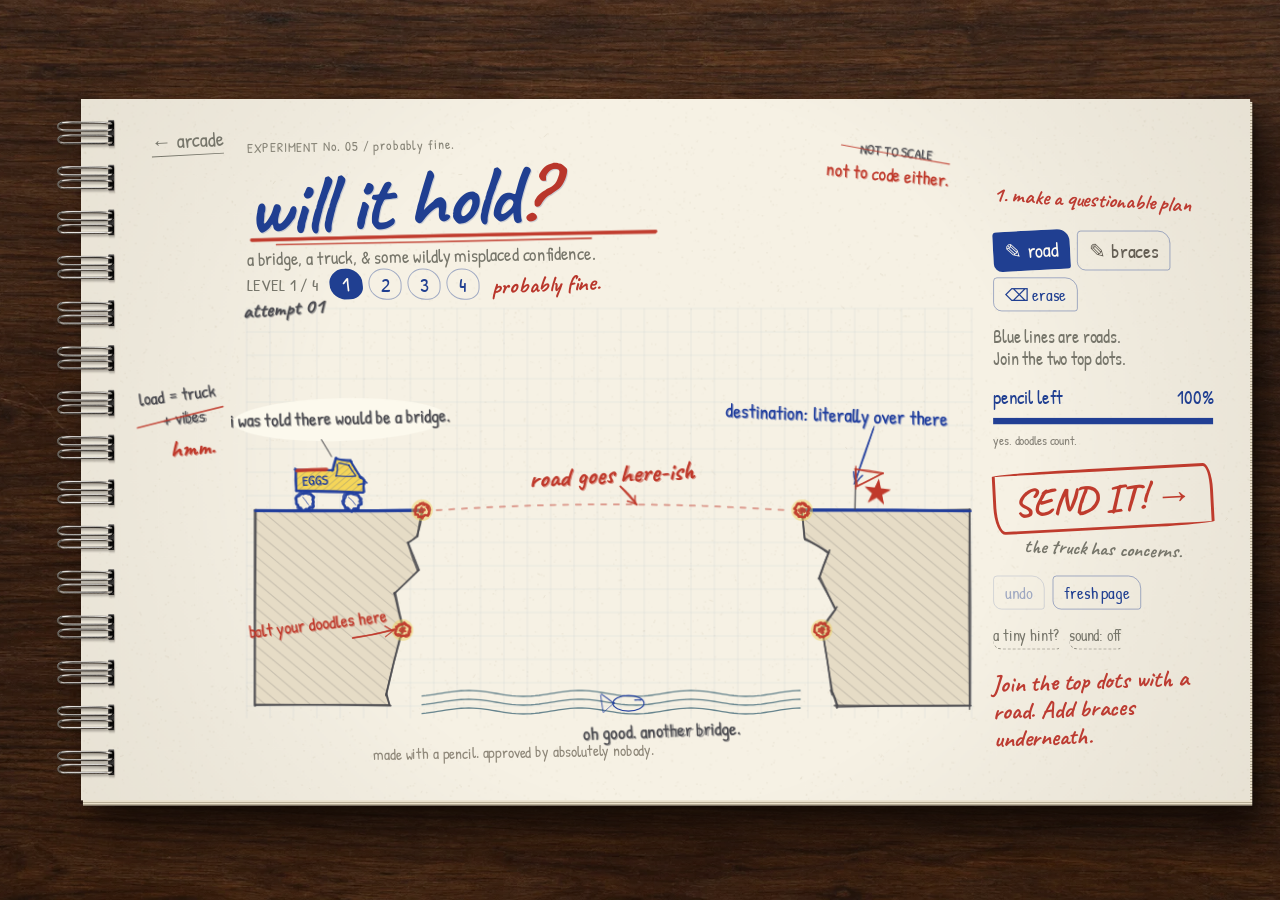
<file: games/bridge/index.html>
<!doctype html><html lang="en"><head><meta charset="utf-8"><meta name="viewport" content="width=device-width,initial-scale=1"><title>Will It Hold? — Notebook Arcade</title><meta name="description" content="Draw a very questionable bridge. Send a very nervous truck. Your pencil strokes become the structure."><link rel="stylesheet" href="../../shared/fonts.css"><link rel="stylesheet" href="bridge.css?v=4"><script src="../../shared/paper.js?v=binding-2" defer></script><script src="../../shared/ink.js" defer></script><script src="physics.js?v=3" defer></script><script src="levels.js?v=1" defer></script><script src="bridge.js?v=4" defer></script></head><body><main id="stage"><canvas id="game" width="1200" height="720" aria-label="Bridge drawing area. Draw a road between the two upper anchors, then add supports using the brace pencil."></canvas><div id="binding" aria-hidden="true"></div><a id="back" href="../../index.html">← arcade</a><header><p class="eyebrow">EXPERIMENT No. 05 / probably fine.</p><h1>will it hold<span>?</span></h1><p class="subtitle">a bridge, a truck, &amp; some wildly misplaced confidence.</p></header><nav id="levels" aria-label="Bridge levels"><span id="level-count">LEVEL 1 / 4</span><div id="level-pages"></div><span id="level-name">probably fine.</span></nav><aside id="tools"><p class="step-label">1. make a questionable plan</p><div class="pencils" role="group" aria-label="Drawing tools"><button id="road" aria-pressed="true">✎ road</button><button id="brace" aria-pressed="false">✎ braces</button><button id="erase" aria-pressed="false">⌫ erase</button></div><p class="tool-note" id="tool-note">Blue lines are roads.<br>Join the two top dots.</p><label for="ink-meter">pencil left <span id="ink-count">100%</span></label><meter id="ink-meter" min="0" max="1500" value="1500">1500</meter><p class="tiny">yes, doodles count.</p><button id="go">SEND IT! →</button><button id="retry" hidden>tinker with this bridge ↶</button><p id="truck-note">the truck has concerns.</p><div class="edit-tools"><button id="undo" title="Undo last pencil stroke (Ctrl+Z)">undo</button><button id="clear">fresh page</button></div><button id="hint">a tiny hint?</button><button id="sound" aria-pressed="false">sound: off</button><p id="status" role="status" aria-live="polite">Draw a road. Add some support. Hope.</p></aside><p id="bottom-note">made with a pencil. approved by absolutely nobody.</p></main></body></html>
</file>
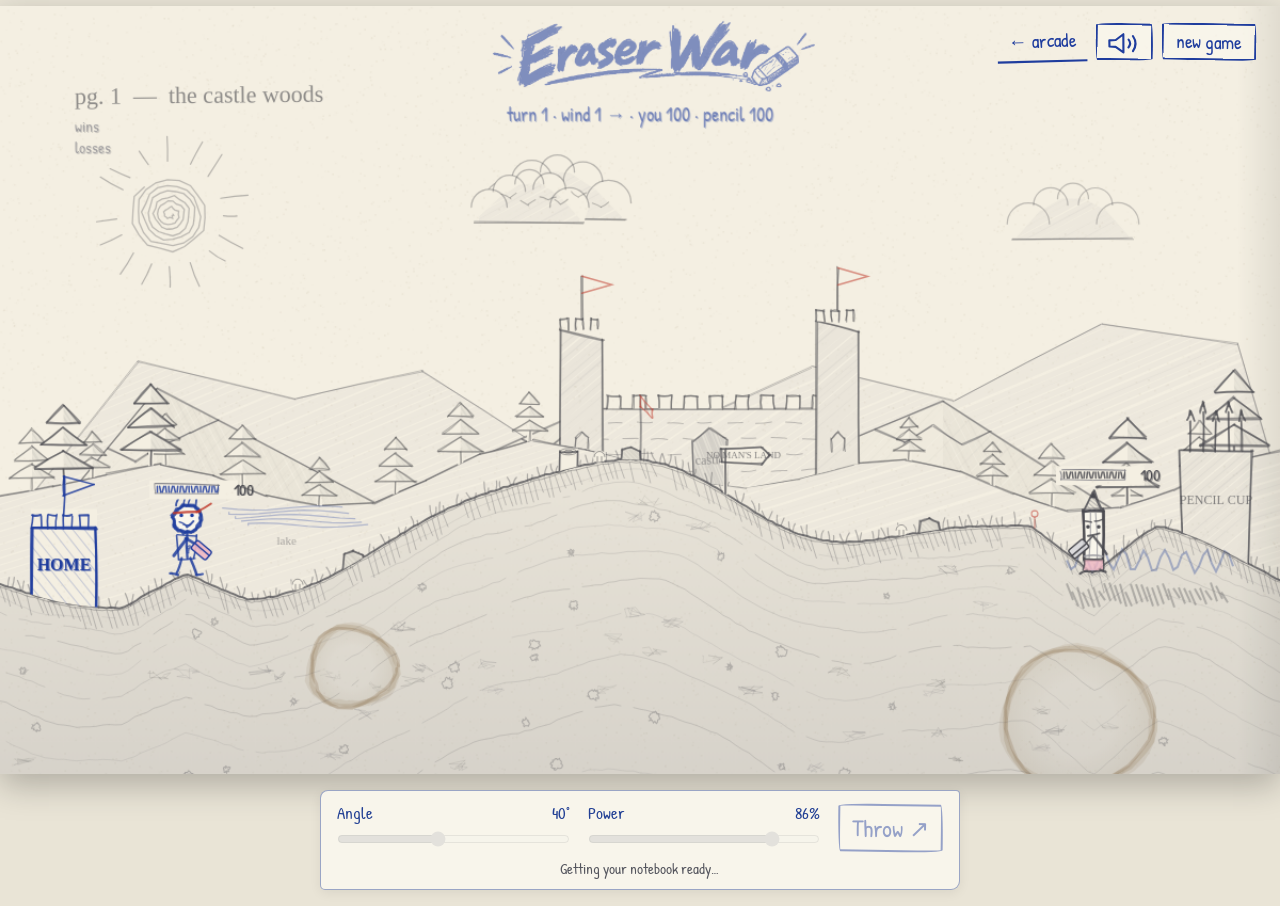
<file: games/eraser-war/index.html>
<!DOCTYPE html>
<html lang="en">
<head>
<meta charset="utf-8">
<meta name="viewport" content="width=device-width, initial-scale=1">
<link rel="icon" type="image/svg+xml" href="../../favicon.svg">
<title>Eraser War</title>
<link href="https://fonts.googleapis.com/css2?family=Patrick+Hand&family=Caveat:wght@700&display=swap" rel="stylesheet">
<style>
  html, body { margin: 0; height: 100%; background: #e9e4d6; overflow: hidden; font-family: 'Patrick Hand', cursive; }
  #wrap { position: relative; width: 100vw; height: 100vh; }
  #stage { position: relative; width: 1200px; height: 720px; transform-origin: top left; }
  canvas { display: block; box-shadow: 0 10px 30px rgba(0,0,0,.25); cursor: crosshair; touch-action: none; }
  #top { position: absolute; right: 22px; top: 14px; display: flex; gap: 8px; align-items: center; }
  button, #back { font-family: 'Patrick Hand', cursive; font-size: 18px; background: rgba(251,248,238,.7); border: 2px solid #1f3d9e; color: #1f3d9e; padding: 3px 12px; border-radius: 255px 15px 225px 15px / 15px 225px 15px 255px; cursor: pointer; transform: rotate(1deg); }
  button:hover { background: rgba(31,61,158,.1); }
  #back { border: none; border-bottom: 2px solid #1f3d9e; border-radius: 0; text-decoration: none; padding: 6px 10px; transform: rotate(-1.5deg); background: transparent; }
  #shot-controls { position:fixed; bottom:10px; left:50%; transform:translateX(-50%); width:min(640px,calc(100% - 24px)); box-sizing:border-box; background:#f8f5eb; border:1px solid #213f9470; border-radius:8px 4px 9px 5px; padding:10px 16px; box-shadow:0 3px 12px #0001; }
  .shot-row { display:flex; gap:18px; align-items:center; }
  .shot-row label { flex:1; min-width:0; color:#213f94; font-size:17px; }
  .shot-row output { float:right; font-variant-numeric:tabular-nums; }
  input[type=range] { display:block; width:100%; height:30px; margin:0; accent-color:#213f94; cursor:pointer; }
  #fire { min-height:48px; font-size:24px; white-space:nowrap; }
  button:disabled,input:disabled { opacity:.45; cursor:default; }
  #shot-status { margin:4px 0 0; color:#55565e; font-size:15px; text-align:center; min-height:20px; }
  :focus-visible { outline:2px solid #213f94; outline-offset:4px; }
  @media(max-width:500px) { #shot-controls{padding:8px 10px}.shot-row{gap:10px}.shot-row label{font-size:15px}#fire{font-size:20px;padding:3px 8px}#shot-status{font-size:13px} }
  #mute { padding: 4px 8px 1px; line-height: 0; }
</style>
</head>
<body>
<div id="wrap"><div id="stage">
  <canvas id="c" width="1200" height="720"></canvas>
  <div id="top"><a href="../../index.html" id="back">← arcade</a><button id="mute" title="sound" aria-label="sound on"></button><button id="newgame">new game</button></div>
</div></div>
<section id="shot-controls" aria-label="Aim your eraser">
  <div class="shot-row">
    <label for="angle">Angle <output id="angle-value" for="angle">40°</output><input id="angle" type="range" min="10" max="80" step="1" value="40"></label>
    <label for="power">Power <output id="power-value" for="power">86%</output><input id="power" type="range" min="4" max="17" step="0.1" value="14.6"></label>
    <button id="fire" type="button" disabled>Throw ↗</button>
  </div>
  <p id="shot-status" role="status" aria-live="polite">Getting your notebook ready…</p>
</section>
<script src="../../shared/paper.js"></script>
<script src="../../shared/ink.js"></script>
<script>
const W = 1200, H = 720;
const canvas = document.getElementById('c'), ctx = canvas.getContext('2d');
const ink = NotebookInk(ctx); const { INK, RED, GRAPHITE } = ink;
const PEN_LT = '#9a9aa0', PEN_MD = '#7a7a82', PEN_DK = '#4a4a50', PINK = '#efb7c3', PINK_DK = '#c97a8e', PAPER = '#f8f5eb';
const PAPER_STYLE = 'sketchbook';   // this game's sheet: a coffee-stained sketchbook page
const stage = document.getElementById('stage');
function fit() { const s = Math.min(window.innerWidth / W, Math.max(120, window.innerHeight - 120) / H); stage.style.transform = `scale(${s})`; stage.style.marginLeft = ((window.innerWidth - W * s) / 2) + 'px'; stage.style.marginTop = ((Math.max(120, window.innerHeight - 120) - H * s) / 2) + 'px'; }
window.addEventListener('resize', fit); fit();
const paper = document.createElement('canvas'); paper.width = W; paper.height = H;
NotebookPaper.draw(paper.getContext('2d'), W, H, PAPER_STYLE);

// the hand-drawn wordmark, shipped already keyed to transparent so it sits on this game's sheet
const logo = new Image(); logo.src = 'logo.png'; let logoCut = null;
logo.onload = () => { logoCut = logo; };

// ---------- sound ----------
const SFX = (() => {
  let ac, master, noiseBuf, muted = false, windGain;
  function init() { if (ac) return; ac = new (window.AudioContext || window.webkitAudioContext)(); master = ac.createGain(); master.gain.value = 0.7; master.connect(ac.destination);
    noiseBuf = ac.createBuffer(1, ac.sampleRate * 2, ac.sampleRate); const d = noiseBuf.getChannelData(0); for (let i = 0; i < d.length; i++) d[i] = Math.random() * 2 - 1;
    const wn = ac.createBufferSource(); wn.buffer = noiseBuf; wn.loop = true; const wf = ac.createBiquadFilter(); wf.type = 'bandpass'; wf.frequency.value = 500; wf.Q.value = 0.7; windGain = ac.createGain(); windGain.gain.value = 0; wn.connect(wf).connect(windGain).connect(master); wn.start(); }
  const now = () => ac.currentTime;
  function env(g, t, a, peak, d) { g.gain.setValueAtTime(0.0001, t); g.gain.linearRampToValueAtTime(peak, t + a); g.gain.exponentialRampToValueAtTime(0.0001, t + a + d); }
  function tone(type, f0, f1, dur, vol, t = now(), lp) { const o = ac.createOscillator(); o.type = type; o.frequency.setValueAtTime(f0, t); if (f1 !== f0) o.frequency.exponentialRampToValueAtTime(f1, t + dur); const g = ac.createGain(); env(g, t, 0.005, vol, dur); let n = o; if (lp) { const f = ac.createBiquadFilter(); f.type = 'lowpass'; f.frequency.value = lp; o.connect(f); n = f; } n.connect(g).connect(master); o.start(t); o.stop(t + dur + 0.05); }
  function noise(dur, vol, t = now(), o = {}) { const n = ac.createBufferSource(); n.buffer = noiseBuf; const f = ac.createBiquadFilter(); f.type = o.type || 'bandpass'; f.Q.value = o.q || 1; f.frequency.setValueAtTime(o.f0 || 1000, t); if (o.f1) f.frequency.exponentialRampToValueAtTime(o.f1, t + dur); const g = ac.createGain(); env(g, t, o.attack || 0.003, vol, dur); n.connect(f).connect(g).connect(master); n.start(t); n.stop(t + dur + 0.05); }
  return {
    resume() { init(); if (ac.state === 'suspended') ac.resume(); },
    toggleMute() { muted = !muted; if (master) master.gain.value = muted ? 0 : 0.7; return muted; },
    wind(w) { if (!ac) return; windGain.gain.setTargetAtTime(muted ? 0 : Math.abs(w) * 0.05, now(), 0.5); },
    throw_() { if (!ac || muted) return; const t = now(); noise(0.35, 0.3, t, { f0: 400, f1: 2600, q: 1, attack: 0.05 }); tone('sine', 300, 500, 0.15, 0.12, t); },
    thud(v = 1) { if (!ac || muted) return; const t = now(); tone('sine', 140, 40, 0.22, 0.5 * v, t); noise(0.12, 0.4 * v, t, { f0: 500, f1: 120, q: 1 }); },
    rub() { if (!ac || muted) return; const t = now(); for (let i = 0; i < 5; i++) noise(0.09, 0.22, t + i * 0.07, { f0: 1800 + (i % 2) * 900, q: 1.5, attack: 0.02 }); },
    ow(hi) { if (!ac || muted) return; const t = now(); tone('square', hi ? 700 : 380, hi ? 420 : 240, 0.18, 0.1, t, 1800); tone('square', hi ? 900 : 300, hi ? 600 : 200, 0.14, 0.08, t + 0.1, 1800); },
    click() { if (!ac || muted) return; noise(0.03, 0.2, now(), { f0: 2500, q: 5 }); },
    fall() { if (!ac || muted) return; tone('sawtooth', 500, 150, 0.35, 0.12, now(), 900); },
    win() { if (!ac || muted) return; const t = now(); [[262, 330, 392], [294, 370, 440], [330, 415, 494], [392, 494, 587, 784]].forEach((ch, i) => ch.forEach(f => tone('triangle', f, f, 0.5, 0.14, t + i * 0.25))); },
    lose() { if (!ac || muted) return; const t = now(); [[392, 0], [370, 0.35], [349, 0.7], [330, 1.05]].forEach(([f, d]) => tone('sawtooth', f, f * 0.97, 0.4, 0.14, t + d, 900)); },
    scratch() { if (!ac || muted) return; const t = now(); for (let i = 0; i < 12; i++) noise(0.14, 0.05, t + i * 0.16, { f0: 2600 + Math.random() * 1400, q: 1.5, attack: 0.03 }); },
  };
})();

// ---------- world ----------
const GRAV = 0.26, WINDK = 0.028;
let ground = new Float32Array(W + 2), tufts = new Uint8Array(W + 2);
let aimAngle = 40, aimPower = 14.6, lastShot = null, shotNumber = 0, introTimer;
let you, pen, state = 'intro', turn = 1, wind = 0, frame = 0, introT = 0, proj = null, particles = [], popups = [], scrawls = [], craters = [], shake = 0, mouse = { x: 600, y: 300 }, bubble = null, throwAnim = null, aiPlan = null, waitT = 0, winner = null, theme = 'farm', windmill = null, baseSeed = 1, pageNo = 1;
const rv = (s, d) => Math.max(0, Math.min(1, (introT - s) / d));
const bg = document.createElement('canvas'); bg.width = W; bg.height = H;
const terrainCv = document.createElement('canvas'); terrainCv.width = W; terrainCv.height = H;
let seed = 1; const rnd = () => { const x = Math.sin(seed++ * 12.9898 + 78.233) * 43758.5453; return x - Math.floor(x); }; const rj = a => (rnd() - 0.5) * a;

function newGame() {
  clearTimeout(introTimer); lastShot = null; shotNumber = 0; aimAngle = 40; aimPower = 14.6;
  baseSeed = Math.floor(Math.random() * 100000); seed = baseSeed; theme = ['farm', 'town', 'castle'][Math.floor(rnd() * 3)]; pageNo = 1 + Math.floor(rnd() * 40);
  turn = 1; proj = null; particles = []; popups = []; scrawls = []; craters = []; bubble = null; throwAnim = null; aiPlan = null; winner = null; windmill = null; introT = 100; state = 'intro';
  buildGround(); buildBackground(); renderTerrain();
  you = { x: 175, hp: 100, dir: 1, y: 0, vy: 0, wob: 0, face: 'grin' }; pen = { x: 1025, hp: 100, dir: -1, y: 0, vy: 0, wob: 0, face: 'smug' };
  you.y = groundAt(you.x); pen.y = groundAt(pen.x);
  wind = 0; newWind(); SFX.scratch();
  syncControls();
  introTimer = setTimeout(() => { if (state === 'intro') startTurn('you'); }, 1400);
}
function groundAt(x) { return ground[Math.max(0, Math.min(W, Math.round(x)))]; }
function newWind() { wind = Math.round((Math.random() * 2 - 1) * 4) / 10; SFX.wind(wind); }

// the hills: a couple of sines, a big bump (or dip) in the middle, flat pads under each fighter
function buildGround() {
  seed = baseSeed + 3;
  const a = 30 + rnd() * 30, b = 12 + rnd() * 18, p1 = rnd() * 6.28, p2 = rnd() * 6.28, base = 500 + rnd() * 40, bumpH = rnd() < 0.6 ? 60 : -30;
  for (let x = 0; x <= W + 1; x++) {
    let y = base + Math.sin(x / 260 + p1) * a + Math.sin(x / 90 + p2) * b + Math.sin(x / 37) * 5 - Math.exp(-Math.pow((x - 600) / 150, 2)) * bumpH;
    for (const px of [175, 1025]) { const d = Math.abs(x - px); if (d < 60) { const t = d / 60; y = y * t + (base + 10) * (1 - t); } }
    ground[x] = Math.max(340, Math.min(640, y));
  }
  for (let k = 0; k < 3; k++) for (let x = 1; x < W; x++) ground[x] = (ground[x - 1] + ground[x] * 2 + ground[x + 1]) / 4;
  for (let x = 0; x <= W + 1; x++) tufts[x] = 1;
}

// ---------- pencil vocabulary (same hand as the slingshot's scenery) ----------
// depth: 0 = far (faint, thin), 1 = near (darker, thicker)
function pline(g, x1, y1, x2, y2, depth = 1, passes = 2) {
  g.strokeStyle = GRAPHITE; g.lineCap = 'round';
  for (let i = 0; i < passes; i++) { g.globalAlpha = 0.2 + depth * 0.42; g.lineWidth = 0.8 + depth * 0.9; const mx = (x1 + x2) / 2 + rj(3), my = (y1 + y2) / 2 + rj(3); g.beginPath(); g.moveTo(x1 + rj(2), y1 + rj(2)); g.quadraticCurveTo(mx, my, x2 + rj(2), y2 + rj(2)); g.stroke(); }
  g.globalAlpha = 1;
}
function penPath(g, pts, depth = 1, close = false) { for (let i = 0; i < pts.length - (close ? 0 : 1); i++) { const a = pts[i], b = pts[(i + 1) % pts.length]; pline(g, a.x, a.y, b.x, b.y, depth); } }
function penCircle(g, cx, cy, r, depth = 1, passes = 2) {
  g.strokeStyle = GRAPHITE; g.globalAlpha = 0.2 + depth * 0.42; g.lineWidth = 0.8 + depth * 0.9;
  for (let p = 0; p < passes; p++) { g.beginPath(); const st = rnd() * 6.28; for (let i = 0; i <= 26; i++) { const t = st + i / 25 * Math.PI * 2, rr = r + rj(2.5); const x = cx + Math.cos(t) * rr, y = cy + Math.sin(t) * rr; i ? g.lineTo(x, y) : g.moveTo(x, y); } g.stroke(); }
  g.globalAlpha = 1;
}
// soft side-of-the-pencil shading inside a polygon
function smudge(g, pts, strength = 0.08, angle = -0.6, gap = 4) {
  g.save(); g.beginPath(); pts.forEach((v, i) => i ? g.lineTo(v.x, v.y) : g.moveTo(v.x, v.y)); g.closePath(); g.clip();
  let minX = 1e9, maxX = -1e9, minY = 1e9, maxY = -1e9; pts.forEach(v => { minX = Math.min(minX, v.x); maxX = Math.max(maxX, v.x); minY = Math.min(minY, v.y); maxY = Math.max(maxY, v.y); });
  const cx = (minX + maxX) / 2, cy = (minY + maxY) / 2, R = Math.hypot(maxX - minX, maxY - minY) / 2 + 6, dx = Math.cos(angle), dy = Math.sin(angle), nx = -dy, ny = dx;
  g.strokeStyle = '#6b6b70'; g.lineWidth = 5; g.globalAlpha = strength;
  for (let o = -R; o <= R; o += gap) { g.beginPath(); g.moveTo(cx + nx * o - dx * R + rj(3), cy + ny * o - dy * R); g.lineTo(cx + nx * o + dx * R, cy + ny * o + dy * R + rj(3)); g.stroke(); }
  g.restore(); g.globalAlpha = 1;
}
function penText(g, str, x, y, size, depth = 0.6, rot = 0, align = 'center') { g.save(); g.translate(x, y); g.rotate(rot); g.font = `400 ${size}px 'Patrick Hand', cursive`; g.textAlign = align; g.fillStyle = GRAPHITE; g.globalAlpha = 0.25 + depth * 0.5; g.fillText(str, 0, 0); g.restore(); g.globalAlpha = 1; }
// --- occlusion: whatever is nearer gets filled with the page itself, so it covers what's behind it
// (a pencil drawing hides what's behind an object; see-through outlines read as a wireframe, not a drawing)
function paperPat(g) { return g._pp || (g._pp = g.createPattern(paper, 'repeat')); }
function mask(g, pts) { g.save(); g.beginPath(); pts.forEach((v, i) => i ? g.lineTo(v.x, v.y) : g.moveTo(v.x, v.y)); g.closePath(); g.fillStyle = paperPat(g); g.fill(); g.restore(); }
function maskCircle(g, cx, cy, r) { g.save(); g.beginPath(); g.arc(cx, cy, r, 0, 7); g.fillStyle = paperPat(g); g.fill(); g.restore(); }
function cloud(g, x, y, w, depth) {
  const bumps = 5, pts = []; for (let i = 0; i <= bumps; i++) pts.push({ x: x + (i / bumps) * w, y: y - Math.sin((i / bumps) * Math.PI) * w * 0.35 + rj(4) });
  g.save(); g.beginPath(); g.moveTo(x - 4, y + 4);
  for (let i = 0; i < bumps; i++) { const a = pts[i], b = pts[i + 1], r = Math.hypot(b.x - a.x, b.y - a.y) / 2 + 4; g.arc((a.x + b.x) / 2, (a.y + b.y) / 2, r, Math.PI, 0); }
  g.lineTo(x + w + 4, y + 4); g.closePath(); g.fillStyle = paperPat(g); g.fill(); g.restore();
  for (let i = 0; i < bumps; i++) { const a = pts[i], b = pts[i + 1]; const r = Math.hypot(b.x - a.x, b.y - a.y) / 2 + 4; g.strokeStyle = GRAPHITE; g.globalAlpha = 0.2 + depth * 0.34; g.lineWidth = 1 + depth * 0.6; g.beginPath(); g.arc((a.x + b.x) / 2, (a.y + b.y) / 2, r, Math.PI, 0); g.stroke(); }
  pline(g, x - 4, y + 4, x + w + 4, y + 4, depth); smudge(g, [...pts, { x: x + w, y: y + 4 }, { x, y: y + 4 }], 0.05, -0.5, 5); g.globalAlpha = 1;
}
function tree(g, x, baseY, h, depth) {
  const foot = baseY + 14;   // the trunk carries on under the ground; the clip cuts it at the line
  mask(g, [{ x: x - 2.5, y: foot }, { x: x + 2.5, y: foot }, { x: x + 2.5, y: baseY - h * 0.3 }, { x: x - 2.5, y: baseY - h * 0.3 }]);
  pline(g, x, foot, x, baseY - h * 0.25, depth);
  for (let t = 0; t < 3; t++) {   // bottom tier first: each tier above covers the one below
    const yTop = baseY - h * (0.35 + t * 0.25), yBot = baseY - h * (0.15 + t * 0.25), hw = h * (0.32 - t * 0.07);
    const tri = [{ x, y: yTop }, { x: x + hw, y: yBot }, { x: x - hw, y: yBot }];
    mask(g, tri); penPath(g, tri, depth, true); smudge(g, [tri[0], tri[1], { x, y: yBot }], 0.09, 1.0, 4);
  }
}
function roundTree(g, x, baseY, h, depth) {
  const cx = x, cy = baseY - h * 0.65, r = h * 0.32;
  mask(g, [{ x: x - 3, y: baseY + 14 }, { x: x + 3, y: baseY + 14 }, { x: x + 3, y: cy }, { x: x - 3, y: cy }]); pline(g, x, baseY + 14, x + rj(3), baseY - h * 0.4, depth);
  maskCircle(g, cx, cy, r + 2);
  g.strokeStyle = GRAPHITE; g.globalAlpha = 0.15 + depth * 0.3; g.lineWidth = 1; g.beginPath(); for (let i = 0; i < 70; i++) { const t = i * 0.5, rr = r * (0.6 + rnd() * 0.5); const px = cx + Math.cos(t) * rr, py = cy + Math.sin(t) * rr * 0.85; i ? g.lineTo(px, py) : g.moveTo(px, py); } g.stroke(); g.globalAlpha = 1;
  penCircle(g, cx, cy, r, depth, 1);
}
function flock(g, x, y, n, depth) { for (let i = 0; i < n; i++) { const bx = x + i * 16 + rj(8), by = y + (i % 2) * 6 + rj(4); pline(g, bx - 7, by - 3, bx, by + 1, depth, 1); pline(g, bx, by + 1, bx + 7, by - 3, depth, 1); } }
function house(g, x, baseY, w, h, depth, redRoof) {
  const foot = baseY + 22;   // walls run into the ground and get cut at the ridge
  const body = [{ x, y: foot }, { x: x + w, y: foot }, { x: x + w, y: baseY - h }, { x, y: baseY - h }];
  const roof = [{ x: x - 6, y: baseY - h }, { x: x + w / 2, y: baseY - h - w * 0.45 }, { x: x + w + 6, y: baseY - h }];
  const chim = rnd() < 0.6, cx = x + w * 0.75;
  if (chim) { const ch = [{ x: cx, y: baseY - h - 1 }, { x: cx + 8, y: baseY - h - 1 }, { x: cx + 8, y: baseY - h - 22 }, { x: cx, y: baseY - h - 22 }]; mask(g, ch); penPath(g, ch, depth, true); }
  mask(g, body); mask(g, roof);
  penPath(g, body, depth, true); penPath(g, roof, depth);
  if (redRoof) { g.strokeStyle = RED; g.globalAlpha = 0.32; g.lineWidth = 1.2; g.beginPath(); for (let i = 0; i < 12; i++) { g.moveTo(x - 4 + i * (w + 8) / 12, baseY - h); g.lineTo(x + w / 2 + rj(4), baseY - h - w * 0.45 + 5); } g.stroke(); g.globalAlpha = 1; } else smudge(g, roof, 0.1, 0.9, 4);
  smudge(g, [{ x: x + w * 0.6, y: foot }, { x: x + w, y: foot }, { x: x + w, y: baseY - h }, { x: x + w * 0.6, y: baseY - h }], 0.06, -0.6, 5);
  const ww = Math.min(12, w * 0.2); for (const wx of [x + w * 0.2, x + w * 0.62]) penPath(g, [{ x: wx, y: baseY - h * 0.65 }, { x: wx + ww, y: baseY - h * 0.65 }, { x: wx + ww, y: baseY - h * 0.65 + ww }, { x: wx, y: baseY - h * 0.65 + ww }], depth, true);
  penPath(g, [{ x: x + w * 0.42, y: foot }, { x: x + w * 0.42, y: baseY - h * 0.4 }, { x: x + w * 0.56, y: baseY - h * 0.4 }, { x: x + w * 0.56, y: foot }], depth);
  if (chim) for (let s = 0; s < 3; s++) penCircle(g, cx + 6 + s * 5, baseY - h - 32 - s * 9, 4 + s * 2, depth * 0.5, 1);
}

// ---------- scenery: sky, two mountain ranges, a mid ridge with one of three little worlds on it ----------
function buildBackground() {
  const g = bg.getContext('2d'); g.clearRect(0, 0, W, H); g._pp = null; seed = baseSeed + 17;
  const night = rnd() < 0.22;
  const midPts = []; for (let i = 0; i <= 24; i++) midPts.push({ x: i * (W / 24), y: 440 + Math.sin(i * 0.9 + 2) * 22 + Math.sin(i * 0.4) * 14 + rj(5) });
  const midY = x => { const i = Math.min(23, Math.max(0, Math.floor(x / (W / 24)))), a = midPts[i], b = midPts[i + 1]; return a.y + (b.y - a.y) * ((x - a.x) / (b.x - a.x)); };
  // --- sky
  if (night) {
    maskCircle(g, 1040, 180, 36); penCircle(g, 1040, 180, 34, 0.45); g.save(); g.globalCompositeOperation = 'destination-out'; g.beginPath(); g.arc(1056, 170, 30, 0, 7); g.fill(); g.restore();
    for (let i = 0; i < 24; i++) { const sx = 100 + rnd() * 1000, sy = 135 + rnd() * 180, r = 2 + rnd() * 2; pline(g, sx - r, sy, sx + r, sy, 0.3, 1); pline(g, sx, sy - r, sx, sy + r, 0.3, 1); }
  } else {
    const sx = rnd() < 0.5 ? 150 + rnd() * 160 : 900 + rnd() * 140, sy = 175 + rnd() * 30;
    for (let i = 0; i < 16; i++) { const a = i / 16 * 6.28 + rj(0.2); pline(g, sx + Math.cos(a) * 50, sy + Math.sin(a) * 50, sx + Math.cos(a) * (70 + rj(16)), sy + Math.sin(a) * (70 + rj(16)), 0.4, 1); }
    maskCircle(g, sx, sy, 46);
    g.strokeStyle = GRAPHITE; g.globalAlpha = 0.32; g.lineWidth = 1.3; g.beginPath(); for (let i = 0; i < 120; i++) { const t = i * 0.35, r = 3 + i * 0.28 + rj(3); const x = sx + Math.cos(t) * r, y = sy + Math.sin(t) * r; i ? g.lineTo(x, y) : g.moveTo(x, y); } g.stroke(); g.globalAlpha = 1;
  }
  for (let i = 0, n = 3 + Math.floor(rnd() * 3); i < n; i++) cloud(g, 80 + rnd() * 900, 165 + rnd() * 90, 90 + rnd() * 110, 0.2 + rnd() * 0.35);
  flock(g, 300 + rnd() * 600, 150 + rnd() * 80, 4 + Math.floor(rnd() * 3), 0.35);
  if (rnd() < 0.6) { const bx = 250 + rnd() * 600, by = 150 + rnd() * 30;
    g.save(); g.beginPath(); g.ellipse(bx, by, 46, 16, -0.04, 0, 7); g.fillStyle = paperPat(g); g.fill(); g.restore();
    g.strokeStyle = PEN_MD; g.lineWidth = 1.3; g.globalAlpha = 0.75; g.beginPath(); g.ellipse(bx, by, 44, 14, -0.04, 0, 7); g.stroke(); g.globalAlpha = 1;
    mask(g, [{ x: bx + 44, y: by - 7 }, { x: bx + 68, y: by - 8 }, { x: bx + 68, y: by + 8 }, { x: bx + 44, y: by + 7 }]);
    pline(g, bx + 44, by, bx + 66, by - 7, 0.4); pline(g, bx + 44, by, bx + 66, by + 7, 0.4); pline(g, bx + 66, by - 7, bx + 66, by + 7, 0.4);
    pline(g, bx - 8, by + 14, bx - 8, by + 22, 0.4); pline(g, bx + 8, by + 14, bx + 8, by + 22, 0.4); pline(g, bx - 8, by + 22, bx + 8, by + 22, 0.4);
    penText(g, ['GO ERASERS', 'PENCILS RULE', 'EAT AT JOE\'S', 'SHARPEN UP', 'hi mom'][Math.floor(rnd() * 5)], bx, by + 4, 11, 0.55); }
  // --- far range, then the near range in front of it, each one solid so the one behind stops at its ridge
  const far = [{ x: -20, y: 520 }]; for (let i = 1; i < 10; i++) far.push({ x: i * 130 + rj(40), y: 290 + rnd() * 130 }); far.push({ x: W + 20, y: 520 });
  mask(g, [...far, { x: W + 20, y: 720 }, { x: -20, y: 720 }]); penPath(g, far, 0.22); smudge(g, [...far, { x: W + 20, y: 720 }, { x: -20, y: 720 }], 0.05, -0.4, 6);
  const near = [{ x: -20, y: 560 }]; const nN = 6 + Math.floor(rnd() * 2); for (let i = 1; i < nN; i++) near.push({ x: i * (W / nN) + rj(60), y: i % 2 ? 330 + rnd() * 70 : 450 + rnd() * 50 }); near.push({ x: W + 20, y: 560 });
  mask(g, [...near, { x: W + 20, y: 720 }, { x: -20, y: 720 }]); penPath(g, near, 0.5); smudge(g, [...near, { x: W + 20, y: 720 }, { x: -20, y: 720 }], 0.045, -0.8, 5);
  for (let i = 1; i < near.length - 1; i++) { const p = near[i]; if (p.y > 420) continue; const l = near[i - 1], r = near[i + 1], t = 0.28, a = { x: p.x + (l.x - p.x) * t, y: p.y + (l.y - p.y) * t }, b = { x: p.x + (r.x - p.x) * t, y: p.y + (r.y - p.y) * t }; penPath(g, [a, { x: a.x + (b.x - a.x) * 0.25, y: a.y + 12 }, { x: a.x + (b.x - a.x) * 0.5, y: a.y - 4 }, { x: a.x + (b.x - a.x) * 0.75, y: b.y + 12 }, b], 0.5); smudge(g, [p, r, { x: r.x, y: 720 }, { x: p.x, y: 720 }], 0.04, 1.1, 5); }
  // --- the ridge the little world sits on
  mask(g, [...midPts, { x: W, y: 720 }, { x: 0, y: 720 }]); penPath(g, midPts, 0.55); smudge(g, [...midPts, { x: W, y: 720 }, { x: 0, y: 720 }], 0.05, -0.3, 6);
  // everything standing on the ridge is drawn with its feet under the line and clipped to it, so it reads as planted in the hill
  let frontDraw = null;
  g.save(); g.beginPath(); g.moveTo(-40, -80); g.lineTo(W + 40, -80); g.lineTo(W + 40, midPts[midPts.length - 1].y);
  for (let i = midPts.length - 1; i >= 0; i--) g.lineTo(midPts[i].x, midPts[i].y);
  g.lineTo(-40, midPts[0].y); g.closePath(); g.clip();
  if (theme === 'farm') {
    for (let x = 40; x < 1160; x += 36) { const y = midY(x) - 3; pline(g, x, y + 16, x + rj(2), y - 24, 0.5, 1); pline(g, x, y - 8, x + 36, midY(x + 36) - 11, 0.45, 1); pline(g, x, y - 18, x + 36, midY(x + 36) - 21, 0.45, 1); }   // fence, behind everything
    for (let i = 0; i < 3; i++) { const hx = 580 + i * 92 + rj(18), hy = midY(hx) - 10; maskCircle(g, hx, hy, 15); g.strokeStyle = GRAPHITE; g.globalAlpha = 0.4; g.lineWidth = 1; g.beginPath(); for (let k = 0; k < 40; k++) { const t = k * 0.6, r = 2 + k * 0.28; const px = hx + Math.cos(t) * r * 1.3, py = hy + Math.sin(t) * r; k ? g.lineTo(px, py) : g.moveTo(px, py); } g.stroke(); g.globalAlpha = 1; }   // hay bales
    for (let i = 0; i < 3; i++) { const tx = 80 + i * 64 + rj(10); tree(g, tx, midY(tx) - 2, 54 + i * 16 + rj(10), 0.6); }
    const bx = 280 + rnd() * 60; house(g, bx, midY(bx + 55), 110, 62, 0.7, true); penText(g, 'BARN', bx + 55, midY(bx + 55) - 30, 12, 0.5);
    { const sx = bx + 130, sy = midY(sx + 17), sb = sy + 20; mask(g, [{ x: sx, y: sb }, { x: sx + 34, y: sb }, { x: sx + 34, y: sy - 100 }, { x: sx, y: sy - 100 }]); maskCircle(g, sx + 17, sy - 100, 18);
      pline(g, sx, sb, sx, sy - 100, 0.7); pline(g, sx + 34, sb, sx + 34, sy - 100, 0.7); g.strokeStyle = GRAPHITE; g.globalAlpha = 0.55; g.lineWidth = 1.4; g.beginPath(); g.arc(sx + 17, sy - 100, 17, Math.PI, 0); g.stroke(); g.globalAlpha = 1;
      for (let y = sy - 85; y < sy; y += 16) pline(g, sx, y, sx + 34, y + rj(2), 0.4, 1); smudge(g, [{ x: sx + 20, y: sb }, { x: sx + 34, y: sb }, { x: sx + 34, y: sy - 100 }, { x: sx + 20, y: sy - 100 }], 0.07, -0.5, 4); }   // silo
    for (let i = 0; i < 3; i++) { const cx = 830 + i * 96 + rj(20), cy = midY(cx) - 9;
      g.save(); g.beginPath(); g.ellipse(cx, cy, 17, 10, 0, 0, 7); g.fillStyle = paperPat(g); g.fill(); g.restore();
      for (const lx of [-9, -3, 4, 10]) pline(g, cx + lx, cy + 8, cx + lx, cy + 17, 0.5, 1);
      g.strokeStyle = GRAPHITE; g.globalAlpha = 0.5; g.lineWidth = 1.2; g.beginPath(); g.ellipse(cx, cy, 16, 9, 0, 0, 7); g.stroke(); g.globalAlpha = 1;
      maskCircle(g, cx + 17, cy - 4, 6); penCircle(g, cx + 17, cy - 4, 5, 0.6, 1);
      for (let s = 0; s < 3; s++) penCircle(g, cx + rj(18), cy + rj(7), 2 + rnd() * 2.5, 0.5, 1); }   // cows
    windmill = { x: 920 + rnd() * 150 }; windmill.y = midY(windmill.x) - 110;
    mask(g, [{ x: windmill.x - 15, y: midY(windmill.x) + 20 }, { x: windmill.x + 15, y: midY(windmill.x) + 20 }, { x: windmill.x + 5, y: windmill.y + 10 }, { x: windmill.x - 5, y: windmill.y + 10 }]);
    pline(g, windmill.x - 16, midY(windmill.x) + 20, windmill.x - 4, windmill.y + 10, 0.75); pline(g, windmill.x + 16, midY(windmill.x) + 20, windmill.x + 4, windmill.y + 10, 0.75);
    for (let y = midY(windmill.x) - 18; y > windmill.y + 12; y -= 22) pline(g, windmill.x - 9, y, windmill.x + 9, y - 10, 0.45, 1);
    roundTree(g, 1150, midY(1150), 90, 0.7);
  } else if (theme === 'town') {
    let px = 30; const poles = []; while (px < W) { const y = midY(px); poles.push({ x: px, y: y - 80, gy: y }); px += 180 + rnd() * 90; }
    for (let i = 0; i < poles.length - 1; i++) { const a = poles[i], b = poles[i + 1]; g.strokeStyle = GRAPHITE; g.globalAlpha = 0.45; g.lineWidth = 1; g.beginPath(); g.moveTo(a.x - 10, a.y); g.quadraticCurveTo((a.x + b.x) / 2, a.y + 26, b.x - 10, b.y); g.moveTo(a.x + 10, a.y); g.quadraticCurveTo((a.x + b.x) / 2, a.y + 30, b.x + 10, b.y); g.stroke(); g.globalAlpha = 1; if (rnd() < 0.5) flock(g, (a.x + b.x) / 2 - 20, a.y + 18, 3, 0.5); }
    for (const p of poles) { mask(g, [{ x: p.x - 2.5, y: p.gy + 18 }, { x: p.x + 2.5, y: p.gy + 18 }, { x: p.x + 2.5, y: p.y - 12 }, { x: p.x - 2.5, y: p.y - 12 }]); pline(g, p.x, p.gy + 18, p.x + rj(3), p.gy - 90, 0.75); pline(g, p.x - 12, p.y, p.x + 12, p.y, 0.75); }
    for (let i = 0; i < 3; i++) { const tx = 150 + i * 330 + rj(40); roundTree(g, tx, midY(tx) - 4, 50 + rnd() * 30, 0.55); }
    { const tx = 1080, y = midY(tx), yb = y + 20; mask(g, [{ x: tx - 32, y: yb }, { x: tx - 22, y: y - 100 }, { x: tx + 22, y: y - 100 }, { x: tx + 32, y: yb }]);
      pline(g, tx - 22, y - 100, tx - 32, yb, 0.7); pline(g, tx + 22, y - 100, tx + 32, yb, 0.7); pline(g, tx - 26, y - 60, tx + 26, y - 60, 0.5); pline(g, tx - 24, y - 90, tx + 28, y - 30, 0.5); pline(g, tx + 24, y - 90, tx - 28, y - 30, 0.5);
      maskCircle(g, tx, y - 120, 32); penCircle(g, tx, y - 120, 30, 0.7); smudge(g, [{ x: tx + 8, y: y - 148 }, { x: tx + 30, y: y - 120 }, { x: tx + 8, y: y - 92 }], 0.08, 0.8, 4); penText(g, 'H2O', tx, y - 116, 12, 0.6); }   // water tower
    const lots = []; for (let x = 60; x < 1000; x += 130 + rnd() * 70) lots.push({ x, w: 60 + rnd() * 50, h: 50 + rnd() * 50, red: rnd() < 0.3 });
    { const cx = 600 + rnd() * 100, y = midY(cx), yb = y + 20; const tower = [{ x: cx - 12, y: y - 80 }, { x: cx - 12, y: y - 130 }, { x: cx, y: y - 190 }, { x: cx + 12, y: y - 130 }, { x: cx + 12, y: y - 80 }];
      mask(g, [{ x: cx - 30, y: yb }, { x: cx - 30, y: y - 80 }, { x: cx + 30, y: y - 80 }, { x: cx + 30, y: yb }]); mask(g, tower);
      penPath(g, [{ x: cx - 30, y: yb }, { x: cx - 30, y: y - 80 }, { x: cx + 30, y: y - 80 }, { x: cx + 30, y: yb }], 0.7); penPath(g, tower, 0.7);
      pline(g, cx, y - 190, cx, y - 206, 0.7); pline(g, cx - 6, y - 200, cx + 6, y - 200, 0.7); smudge(g, [{ x: cx, y: y - 190 }, { x: cx + 12, y: y - 130 }, { x: cx + 12, y: y - 80 }, { x: cx, y: y - 80 }], 0.1, 1.0, 4);
      maskCircle(g, cx, y - 105, 8); penCircle(g, cx, y - 105, 7, 0.6, 1); pline(g, cx, y - 105, cx, y - 110, 0.6, 1); pline(g, cx, y - 105, cx + 4, y - 103, 0.6, 1); }   // church
    lots.sort((a, b) => midY(a.x + a.w / 2) - midY(b.x + b.w / 2)).forEach(l => house(g, l.x, midY(l.x + l.w / 2), l.w, l.h, 0.68, l.red));
  } else {
    const cx = 520 + rnd() * 160, y = midY(cx), yb = y + 22;
    for (let x = 30; x < W; x += 54 + rnd() * 26) { if (Math.abs(x - cx) < 160) continue; tree(g, x, midY(x) - 2, 44 + rnd() * 24, 0.42); }   // the treeline, back to front
    { const wall = [{ x: cx - 120, y: yb }, { x: cx - 120, y: y - 70 }, { x: cx + 120, y: y - 70 }, { x: cx + 120, y: yb }];
      mask(g, wall); penPath(g, wall, 0.62); smudge(g, wall, 0.05, -0.6, 6);
      for (let x = cx - 120; x < cx + 120; x += 24) { const cr = [{ x, y: y - 70 }, { x, y: y - 82 }, { x: x + 12, y: y - 82 }, { x: x + 12, y: y - 70 }]; mask(g, cr); penPath(g, cr, 0.62); }
      for (let r = 0; r < 4; r++) for (let x = cx - 110 + (r % 2) * 14; x < cx + 110; x += 28) pline(g, x, y - 12 - r * 15, x + 14, y - 12 - r * 15 + rj(2), 0.25, 1);   // stone courses
      const gate = [{ x: cx - 16, y: yb }, { x: cx - 16, y: y - 40 }, { x: cx, y: y - 52 }, { x: cx + 16, y: y - 40 }, { x: cx + 16, y: yb }];
      mask(g, gate); penPath(g, gate, 0.62); smudge(g, gate, 0.12, 1.2, 3);
      for (const tx of [cx - 140, cx + 100]) { const top = y - 150 + rj(30); const t = [{ x: tx, y: yb }, { x: tx, y: top }, { x: tx + 40, y: top + 10 }, { x: tx + 40, y: yb }];
        mask(g, t); penPath(g, t, 0.72); smudge(g, t, 0.07, -0.7, 5);
        for (let x = tx; x < tx + 40; x += 14) { const cr = [{ x, y: top }, { x, y: top - 10 }, { x: x + 7, y: top - 10 }, { x: x + 7, y: top }]; mask(g, cr); penPath(g, cr, 0.62); }
        if (rnd() < 0.7) { pline(g, tx + 20, top - 10, tx + 20, top - 50, 0.72); g.strokeStyle = RED; g.globalAlpha = 0.55; g.lineWidth = 1.4; g.beginPath(); g.moveTo(tx + 20, top - 50); g.lineTo(tx + 48, top - 42); g.lineTo(tx + 20, top - 34); g.stroke(); g.globalAlpha = 1; }
        else { penPath(g, [{ x: tx + 8, y: top - 10 }, { x: tx + 14, y: top - 30 }, { x: tx + 26, y: top - 22 }, { x: tx + 32, y: top - 10 }], 0.6); }
        penPath(g, [{ x: tx + 14, y: y - 30 }, { x: tx + 14, y: y - 42 }, { x: tx + 20, y: y - 48 }, { x: tx + 26, y: y - 42 }, { x: tx + 26, y: y - 30 }], 0.5); }
      penText(g, 'castle', cx, y - 18, 12, 0.5, -0.03); }
    for (const tx of [60, 140, 1060, 1150]) tree(g, tx + rj(16), midY(tx) - 2, 84 + rnd() * 26, 0.85);   // a couple of nearer pines at the edges
    frontDraw = () => { const lx = 230 + rnd() * 60, ly = midY(lx) + 8; g.strokeStyle = INK; g.globalAlpha = 0.3; g.lineWidth = 1.2; for (let i = 0; i < 5; i++) { g.beginPath(); g.moveTo(lx - 60 + i * 6, ly + i * 4); for (let x = 0; x < 120; x += 14) g.lineTo(lx - 60 + i * 6 + x, ly + i * 4 + Math.sin(x * 0.5 + i) * 2); g.stroke(); } g.globalAlpha = 1; penText(g, 'lake', lx, ly + 34, 11, 0.4); };
  }
  g.restore();
  if (frontDraw) frontDraw();   // things that belong in front of the ridge, not on it
  // marginalia: a page label like the slingshot's
  penText(g, `pg. ${pageNo}  —  the ${theme === 'farm' ? 'farm' : theme === 'town' ? 'edge of town' : 'castle woods'}`, 70, 92, 22, 0.7, -0.01, 'left');
}
// ---------- the playable ground: a pencil doodle of hills, contour lines, a heavier edge, whatever's been erased ----------
function renderTerrain() {
  const g = terrainCv.getContext('2d'), k = NotebookInk(g); g.clearRect(0, 0, W, H); g._pp = null; seed = baseSeed + 555;
  g.save(); g.beginPath(); g.moveTo(0, H); for (let x = 0; x <= W; x += 2) g.lineTo(x, ground[x]); g.lineTo(W, H); g.closePath(); g.clip();
  g.fillStyle = paperPat(g); g.fillRect(0, 0, W, H);   // opaque: whatever is behind the hill stops at the hill
  g.fillStyle = 'rgba(110,110,120,.07)'; g.fillRect(0, 0, W, H);
  const grad = g.createLinearGradient(0, 400, 0, H); grad.addColorStop(0, 'rgba(110,110,120,0)'); grad.addColorStop(1, 'rgba(110,110,120,.16)'); g.fillStyle = grad; g.fillRect(0, 0, W, H);
  // pressed-harder hatch right under the edge
  g.strokeStyle = GRAPHITE; g.globalAlpha = 0.28; g.lineWidth = 1; g.lineCap = 'round'; g.beginPath(); for (let x = 0; x < W; x += 5) { if (rnd() < 0.2) continue; g.moveTo(x, ground[x] + 2); g.lineTo(x + 5 + rj(2), ground[x] + 14 + rnd() * 8); } g.stroke();
  // contour lines that follow the surface, breaking up here and there like a tired hand
  const offs = [12, 24, 40, 60, 84, 112, 146, 186, 232, 290]; offs.forEach((d, i) => { g.globalAlpha = 0.09 + (i % 3) * 0.04; g.lineWidth = 1; let drawing = false; g.beginPath(); for (let x = 0; x <= W; x += 6) { const y = ground[x] + d + Math.sin(x * 0.05 + i) * 3 + rj(1.5); if (rnd() < 0.06) { drawing = false; continue; } if (!drawing) { g.moveTo(x, y); drawing = true; } else g.lineTo(x, y); } g.stroke(); });
  // loose scribble patches and pebbles deeper down
  for (let i = 0; i < 60; i++) { const x = rnd() * W, y = groundAt(x) + 20 + rnd() * 300; g.globalAlpha = 0.06 + rnd() * 0.08; g.lineWidth = 1; g.beginPath(); for (let k2 = 0; k2 < 12; k2++) g.lineTo(x + rj(24), y + rj(10)); g.stroke(); }
  for (let i = 0; i < 40; i++) { const x = rnd() * W, y = groundAt(x) + 30 + rnd() * 300; penCircle(g, x, y, 2 + rnd() * 3, 0.25, 1); }
  g.globalAlpha = 1; g.restore();
  // the surface line: a couple of wobbly passes
  for (let p = 0; p < 2; p++) { g.strokeStyle = GRAPHITE; g.globalAlpha = p ? 0.35 : 0.75; g.lineWidth = p ? 1 : 1.9; g.lineCap = 'round'; g.beginPath(); for (let x = 0; x <= W; x += 4) { const y = ground[x] + (p ? 2.5 : 0) + rj(1.2); x ? g.lineTo(x, y) : g.moveTo(x, y); } g.stroke(); }
  g.globalAlpha = 1;
  // grass, and the odd red-pen flower, where the ground hasn't been rubbed out
  for (let x = 8; x < W; x += 9 + Math.floor(rnd() * 8)) { if (!tufts[x]) continue; const y = ground[x]; pline(g, x, y, x - 2 + rj(4), y - 6 - rnd() * 6, 0.45, 1); pline(g, x + 3, y, x + 4 + rj(3), y - 5 - rnd() * 5, 0.45, 1); if (rnd() < 0.03) { g.strokeStyle = RED; g.globalAlpha = 0.55; g.lineWidth = 1.1; g.beginPath(); g.arc(x + 2, y - 13, 3, 0, 7); g.stroke(); g.beginPath(); g.moveTo(x + 2, y - 10); g.lineTo(x + 2, y); g.stroke(); g.globalAlpha = 1; } }
  // everything standing on the hill is drawn with its feet under the surface and clipped to it
  g.save(); g.beginPath(); g.moveTo(-20, -20); g.lineTo(W + 20, -20); g.lineTo(W + 20, ground[W]);
  for (let x = W; x >= 0; x -= 2) g.lineTo(x, ground[x]);
  g.lineTo(-20, ground[0]); g.closePath(); g.clip();
  // rocks, a stump, a signpost, mushrooms
  const rock = (x) => { const y = groundAt(x) + 8; const pts = [{ x: x - 10, y }, { x: x - 8, y: y - 17 }, { x, y: y - 20 }, { x: x + 9, y: y - 16 }, { x: x + 11, y }]; mask(g, pts); penPath(g, pts, 0.8); smudge(g, pts, 0.1, 0.8, 3); };
  [330, 560, 840].forEach(x => rock(x + ((baseSeed * 7 + x) % 40)));
  { const x = 470 + (baseSeed % 13) * 9, y = groundAt(x) + 10; mask(g, [{ x: x - 9, y: y + 1 }, { x: x - 9, y: y - 29 }, { x: x + 9, y: y - 29 }, { x: x + 9, y: y + 1 }]); penPath(g, [{ x: x - 8, y }, { x: x - 8, y: y - 26 }, { x: x + 8, y: y - 26 }, { x: x + 8, y }], 0.8); g.strokeStyle = GRAPHITE; g.globalAlpha = 0.5; g.lineWidth = 1; g.beginPath(); g.ellipse(x, y - 26, 8, 3, 0, 0, 7); g.stroke(); g.beginPath(); g.ellipse(x, y - 26, 4, 1.5, 0, 0, 7); g.stroke(); g.globalAlpha = 1; }
  { const x = 640 + (baseSeed % 7) * 20, y = groundAt(x), yb = y + 12; mask(g, [{ x: x - 2, y: yb }, { x: x + 2, y: yb }, { x: x + 2, y: y - 44 }, { x: x - 2, y: y - 44 }]); mask(g, [{ x: x - 5, y: y - 45 }, { x: x + 43, y: y - 45 }, { x: x + 43, y: y - 27 }, { x: x - 5, y: y - 27 }]); pline(g, x, yb, x, y - 42, 0.85); penPath(g, [{ x: x - 4, y: y - 42 }, { x: x + 34, y: y - 44 }, { x: x + 42, y: y - 36 }, { x: x + 34, y: y - 28 }, { x: x - 4, y: y - 30 }], 0.85, true); penText(g, ['THIS WAY', 'NO MAN\'S LAND', 'KEEP OUT', 'DANGER'][baseSeed % 4], x + 17, y - 33, 9, 0.8); }
  for (let i = 0; i < 3; i++) { const x = 240 + i * 290 + ((baseSeed * (i + 3)) % 60), y = groundAt(x); maskCircle(g, x, y - 5, 6); g.strokeStyle = GRAPHITE; g.globalAlpha = 0.55; g.lineWidth = 1; g.beginPath(); g.arc(x, y - 5, 5, Math.PI, 0); g.stroke(); g.beginPath(); g.moveTo(x - 2, y - 5); g.lineTo(x - 2, y + 5); g.lineTo(x + 2, y + 5); g.lineTo(x + 2, y - 5); g.stroke(); g.globalAlpha = 1; }
  // the forts: yours in ink on the left, theirs in pencil on the right
  { const fx = 60, fy = groundAt(fx), fb = fy + 18; mask(g, [{ x: fx - 31, y: fb }, { x: fx - 31, y: fy - 88 }, { x: fx + 31, y: fy - 88 }, { x: fx + 31, y: fb }]); k.poly([{ x: fx - 30, y: fb }, { x: fx - 30, y: fy - 70 }, { x: fx + 30, y: fy - 70 }, { x: fx + 30, y: fb }], 970, INK, 2, 2); for (let x = fx - 30; x < fx + 30; x += 15) { k.line(x, fy - 70, x, fy - 82, 972 + x, INK, 1.8, 1); k.line(x, fy - 82, x + 8, fy - 82, 973 + x, INK, 1.8, 1); k.line(x + 8, fy - 82, x + 8, fy - 70, 974 + x, INK, 1.8, 1); } k.hatch([{ x: fx - 30, y: fb }, { x: fx - 30, y: fy - 70 }, { x: fx + 30, y: fy - 70 }, { x: fx + 30, y: fb }], 975, INK, 8, 0.9, 0.2); k.line(fx, fy - 82, fx, fy - 118, 976, INK, 2, 1); k.poly([{ x: fx, y: fy - 118 }, { x: fx + 28, y: fy - 110 }, { x: fx, y: fy - 100 }], 977, INK, 1.6, 1); k.text('HOME', fx, fy - 30, { size: 16, color: INK }); }
  { const fx = 1140, fy = groundAt(fx), fb = fy + 18; const cup = [{ x: fx - 30, y: fb }, { x: fx - 34, y: fy - 90 }, { x: fx + 34, y: fy - 90 }, { x: fx + 30, y: fb }]; mask(g, cup); penPath(g, cup, 0.85, true); smudge(g, cup, 0.08, -0.7, 5); for (let i = 0; i < 5; i++) { const px = fx - 24 + i * 12, top = fy - 118 - (i % 2) * 8; pline(g, px, fy - 90, px, top, 0.85); penPath(g, [{ x: px - 3, y: top }, { x: px, y: top - 10 }, { x: px + 3, y: top }], 0.85); g.fillStyle = GRAPHITE; g.globalAlpha = 0.6; g.beginPath(); g.moveTo(px - 1.5, top - 5); g.lineTo(px, top - 10); g.lineTo(px + 1.5, top - 5); g.fill(); g.globalAlpha = 1; } penText(g, 'PENCIL CUP', fx, fy - 40, 12, 0.8); }
  g.restore();
  // craters: the erased bits show paper, with rub streaks and eraser crumbs
  for (const c of craters) {
    g.save(); g.beginPath(); g.arc(c.x, c.y, c.r + 6, 0, 7); g.clip();
    g.strokeStyle = paperPat(g); g.globalAlpha = 0.95; g.lineWidth = 4; for (let i = 0; i < 9; i++) { g.beginPath(); g.moveTo(c.x - c.r + i * 4, c.y - c.r + i * 5); g.lineTo(c.x + c.r - 10 + i * 4, c.y + c.r - 30 + i * 3); g.stroke(); }
    g.strokeStyle = PINK; g.globalAlpha = 0.18; g.lineWidth = 6; for (let i = 0; i < 4; i++) { g.beginPath(); g.moveTo(c.x - c.r + 6 + i * 9, c.y + c.r * 0.5 - i * 12); g.lineTo(c.x + c.r - 4 + i * 5, c.y - c.r * 0.6 + i * 8); g.stroke(); }
    g.globalAlpha = 1; g.restore();
    let s2 = c.seed; const r2 = () => { const x = Math.sin(s2++ * 12.9898 + 78.233) * 43758.5453; return x - Math.floor(x); };
    for (let i = 0; i < 24; i++) { const a = r2() * 6.28, d = r2() * (c.r + 14); const px = c.x + Math.cos(a) * d, py = Math.min(groundAt(px) - 1 + r2() * 6, c.y + c.r); g.fillStyle = r2() < 0.7 ? PINK : PEN_LT; g.globalAlpha = 0.75; g.save(); g.translate(px, py); g.rotate(r2() * 3); g.beginPath(); g.roundRect(-2.5, -1.2, 5 + r2() * 4, 2.4 + r2() * 2, 1.2); g.fill(); g.restore(); }
    g.globalAlpha = 1;
  }
}
function carve(ix, iy, r) {
  for (let x = Math.max(0, Math.floor(ix - r)); x <= Math.min(W, Math.ceil(ix + r)); x++) { const dx = x - ix, dy = Math.sqrt(Math.max(0, r * r - dx * dx)); const bottom = iy + dy; if (ground[x] < bottom) { ground[x] = Math.min(H - 20, bottom); tufts[x] = 0; } }
  for (let x = Math.max(1, Math.floor(ix - r - 6)); x <= Math.min(W - 1, Math.ceil(ix + r + 6)); x++) ground[x] = (ground[x - 1] + ground[x] * 2 + ground[x + 1]) / 4;
  craters.push({ x: ix, y: iy, r, seed: Math.floor(Math.random() * 10000) }); renderTerrain();
}

// ---------- turns ----------
function startTurn(who) {
  if (winner) return;
  state = who === 'you' ? 'aim' : 'aiturn'; newWind(); proj = null; throwAnim = null; waitT = 0;
  if (who === 'you') say(you, ['my turn.', 'watch this.', 'hold my juice box', 'aiming...', 'for the notebook!'][Math.floor(Math.random() * 5)], 70);
  else { aiPlan = planAI(); waitT = 35 + Math.random() * 20; say(pen, ['hmm...', 'let me think', 'calculating', 'too easy', 'ok ok ok'][Math.floor(Math.random() * 5)], 60); }
  syncControls();
}
function say(who, text, life = 90) { bubble = { who, text, life }; }
function popup(text, x, y, color = GRAPHITE, size = 26) { popups.push({ text, x, y, color, size, life: 60, rot: (Math.random() - .5) * 0.3 }); }
function scrawl(text, x, y, color) { scrawls.push({ text, x, y, color, rot: (Math.random() - .5) * 0.5, size: 14 + Math.random() * 10 }); if (scrawls.length > 30) scrawls.shift(); }
function burst(x, y, n, colors, spd = 4) { for (let i = 0; i < n; i++) { const a = Math.random() * 6.28, s = 1 + Math.random() * spd; particles.push({ x, y, vx: Math.cos(a) * s, vy: Math.sin(a) * s - 2.5, life: 40 + Math.random() * 40, color: colors[Math.floor(Math.random() * colors.length)], w: 3 + Math.random() * 4, h: 2 + Math.random() * 2, rot: Math.random() * 6 }); } }

function handOf(who) { return { x: who.x + who.dir * 14, y: who.y - 34 }; }
function launch(who, ang, pow) {
  const h = handOf(who);
  proj = { x: h.x, y: h.y, vx: Math.cos(ang) * pow, vy: Math.sin(ang) * pow, t: 0, who, rot: 0, trail: [], pow };
  state = 'flight'; SFX.throw_();
}
function simulate(who, ang, pow, maxT = 500) { // where would it land? used for the preview and the pencil's brain
  const h = handOf(who), other = who === you ? pen : you; let x = h.x, y = h.y, vx = Math.cos(ang) * pow, vy = Math.sin(ang) * pow; const pts = [];
  for (let t = 0; t < maxT; t++) { vy += GRAV; vx += wind * WINDK; x += vx; y += vy; pts.push({ x, y }); if (Math.hypot(other.x - x, other.y - 24 - y) < 24) return { x, y, t, pts, out: false }; if (x < -60 || x > W + 60) return { x, y, t, pts, out: true }; if (y >= groundAt(x)) return { x, y, t, pts, out: false }; }
  return { x, y, t: maxT, pts, out: true };
}
function planAI() {
  let best = null; const target = you.x;
  for (let deg = 25; deg <= 80; deg += 4) for (let pow = 6; pow <= 17; pow += 0.5) { const a2 = -Math.PI + deg * Math.PI / 180; /* up-and-left: canvas y grows downward */ const r = simulate(pen, a2, pow, 600); if (r.out) continue; const err = Math.abs(r.x - target); if (!best || err < best.err) best = { pow, err, ang: a2 }; }
  if (!best) best = { ang: -Math.PI + 0.9, pow: 10, err: 999 };
  // Keep the pencil forgiving throughout the match.
  const slop = 3.2, adeg = (Math.random() - .5) * 18 * Math.PI / 180;
  return { ang: best.ang + adeg, pow: best.pow + (Math.random() - .5) * slop };
}
function aimFromMouse() { return { ang: -aimAngle * Math.PI / 180, pow: aimPower }; }
function setAimFromPoint(point) {
  const h = handOf(you), dx = Math.max(1, point.x - h.x), dy = Math.min(-1, point.y - h.y);
  aimAngle = Math.max(10, Math.min(80, Math.round(-Math.atan2(dy, dx) * 180 / Math.PI)));
  aimPower = Math.max(4, Math.min(17, Math.hypot(dx, dy) / 15));
  syncControls();
}
function throwNow(who, ang, pow) { if (who === you) { shotNumber++; const predicted = simulate(you, ang, pow, 900); lastShot = { pts: predicted.pts, x: null, y: null }; } throwAnim = { who, t: 0, ang, pow }; state = 'throwing'; syncControls(); if (who === you) say(you, ['take that!', 'eat eraser!', 'yeet', 'and...'][Math.floor(Math.random() * 4)], 50); else say(pen, ['heads up!', 'catch!', 'special delivery', 'boing'][Math.floor(Math.random() * 4)], 50); }

function impact(x, y, direct) {
  const who = proj.who, other = who === you ? pen : you, r = 30 + proj.pow * 1.4;
  if (who === you && lastShot) { lastShot.x = x; lastShot.y = y; }
  shake = 10; SFX.thud(1); SFX.rub(); carve(x, Math.min(y, groundAt(x)) + 6, r);
  burst(x, y, 34, [PINK, PINK, PINK_DK, PEN_LT], 5); burst(x, y - 6, 10, ['rgba(120,120,130,.5)'], 2);
  const d = Math.hypot(other.x - x, (other.y - 22) - y);
  const radius = who === you ? 110 : 78;
  let dmg = 0; if (direct) dmg = 34 + Math.round(proj.pow); else if (d < radius) dmg = Math.round(30 * (1 - Math.max(0, d - 20) / (radius - 20)));
  if (who === pen) dmg = Math.round(dmg * 0.6);
  const selfD = Math.hypot(who.x - x, (who.y - 22) - y); const selfDmg = selfD < 60 ? Math.round(14 * (1 - selfD / 60)) : 0;
  if (dmg > 0) { other.hp = Math.max(0, other.hp - dmg); other.wob = 30; other.face = 'ow'; popup('-' + dmg, other.x, other.y - 70, RED, 30); popup(direct ? 'DIRECT HIT!' : ['OW!', 'OOF', 'WHAM', 'BONK'][Math.floor(Math.random() * 4)], x, y - 40, direct ? RED : GRAPHITE, direct ? 32 : 24); SFX.ow(other === pen); say(other, other === pen ? ['hey!!', 'my hills!', 'rude.', 'ow ow ow'][Math.floor(Math.random() * 4)] : ['ouch', 'that hurt', 'hey!', 'oof'][Math.floor(Math.random() * 4)], 60); scrawl(direct ? 'BOOM' : 'wham', x + (Math.random() - .5) * 60, Math.min(y, groundAt(x)) - 30 - Math.random() * 30, who === you ? INK : PEN_DK); }
  else { popup(['MISS', 'so close', 'whiff', 'nope'][Math.floor(Math.random() * 4)], x, y - 40, GRAPHITE, 24); scrawl('x', x, Math.min(y, groundAt(x)) - 14, PEN_LT); if (other === pen) say(pen, ['ha! missed', 'nice aim (not)', 'pfft'][Math.floor(Math.random() * 3)], 60); }
  if (selfDmg > 0) { who.hp = Math.max(0, who.hp - selfDmg); who.wob = 20; popup('-' + selfDmg + ' (own eraser)', who.x, who.y - 70, RED, 20); }
  proj = null; state = 'settle'; waitT = 0;
}
function endMatch() {
  winner = you.hp > 0 ? 'you' : 'pencil'; state = 'over'; syncControls();
  try { const k = winner === 'you' ? 'ew.wins' : 'ew.losses'; localStorage.setItem(k, (+(localStorage.getItem(k) || 0)) + 1); } catch (e) {}
  if (winner === 'you') { SFX.win(); say(you, 'ERASED!', 400); pen.face = 'dizzy'; you.face = 'grin'; } else { SFX.lose(); say(pen, 'sharpened.', 400); you.face = 'dizzy'; pen.face = 'smug'; }
}

// ---------- input ----------
function canvasPos(e) { const r = canvas.getBoundingClientRect(); const t = e.touches ? e.touches[0] : e; return { x: (t.clientX - r.left) * W / r.width, y: (t.clientY - r.top) * H / r.height }; }
const angleControl = document.getElementById('angle'), powerControl = document.getElementById('power'), fireButton = document.getElementById('fire'), shotStatus = document.getElementById('shot-status');
function syncControls() {
  const ready = state === 'aim', over = state === 'over';
  angleControl.value = aimAngle; powerControl.value = aimPower;
  document.getElementById('angle-value').textContent = Math.round(aimAngle) + '°';
  document.getElementById('power-value').textContent = Math.round(aimPower / 17 * 100) + '%';
  angleControl.disabled = powerControl.disabled = !ready; fireButton.disabled = !ready && !over;
  fireButton.textContent = over ? 'Play again ↻' : 'Throw ↗';
  const text = over ? (winner === 'you' ? `You won in ${shotNumber} throws! Ready for another round?` : 'Try again — adjust your angle and follow the dotted path.') : ready ? 'Drag on the page or use the sliders. Press Throw when ready.' : state === 'intro' ? 'Getting your notebook ready…' : state === 'aiturn' || (throwAnim && throwAnim.who === pen) ? 'The pencil’s turn — your aim is saved.' : 'Eraser away! Watch where it lands.';
  if (shotStatus.textContent !== text) shotStatus.textContent = text;
}
function fireShot() {
  SFX.resume();
  if (state === 'over') { newGame(); return; }
  if (state !== 'aim') return;
  const a = aimFromMouse(); throwNow(you, a.ang, a.pow);
}
fireButton.addEventListener('click', fireShot);
angleControl.addEventListener('input', () => { aimAngle = Number(angleControl.value); syncControls(); });
powerControl.addEventListener('input', () => { aimPower = Number(powerControl.value); syncControls(); });
let aimingPointer = null;
canvas.addEventListener('pointerdown', e => {
  if (state !== 'aim' || e.button !== 0 || aimingPointer !== null) return;
  SFX.resume(); aimingPointer = e.pointerId; canvas.setPointerCapture(e.pointerId);
  mouse = canvasPos(e); setAimFromPoint(mouse); e.preventDefault();
});
canvas.addEventListener('pointermove', e => {
  if (state !== 'aim' || e.pointerId !== aimingPointer) return;
  mouse = canvasPos(e); setAimFromPoint(mouse);
});
const stopAim = e => { if (aimingPointer === e.pointerId) aimingPointer = null; };
canvas.addEventListener('pointerup', stopAim); canvas.addEventListener('pointercancel', stopAim); canvas.addEventListener('lostpointercapture', stopAim);
window.addEventListener('keydown', e => {
  if (e.target.closest('input,button,a') || e.altKey || e.ctrlKey || e.metaKey) return;
  if (e.code === 'Space' && !e.repeat) { e.preventDefault(); fireShot(); return; }
  if (state !== 'aim') return;
  if (!['ArrowUp','ArrowDown','ArrowLeft','ArrowRight'].includes(e.key)) return;
  e.preventDefault();
  if (e.key === 'ArrowUp') aimAngle = Math.min(80, aimAngle + 1);
  if (e.key === 'ArrowDown') aimAngle = Math.max(10, aimAngle - 1);
  if (e.key === 'ArrowRight') aimPower = Math.min(17, aimPower + .2);
  if (e.key === 'ArrowLeft') aimPower = Math.max(4, aimPower - .2);
  syncControls();
});
document.getElementById('newgame').onclick = () => { SFX.resume(); SFX.click(); newGame(); };
const SPK_ON = '<svg width="34" height="26" viewBox="0 0 34 26" fill="none" stroke="#1f3d9e" stroke-width="2" stroke-linecap="round" stroke-linejoin="round"><path d="M3 10.5 L9 10 L16 4.5 L16.4 21.5 L9 16.5 L3.2 16.2 Z"/><path d="M21 9.5 Q24 13 21 16.8"/><path d="M25 6 Q30 13 25.3 20.2"/></svg>';
const SPK_OFF = '<svg width="34" height="26" viewBox="0 0 34 26" fill="none" stroke="#1f3d9e" stroke-width="2" stroke-linecap="round" stroke-linejoin="round"><path d="M3 10.5 L9 10 L16 4.5 L16.4 21.5 L9 16.5 L3.2 16.2 Z"/><path d="M21 8.5 L30 17.5"/><path d="M30 8.2 L21.2 17.8"/></svg>';
const muteBtn = document.getElementById('mute'); muteBtn.innerHTML = SPK_ON; muteBtn.onclick = () => { SFX.resume(); muteBtn.innerHTML = SFX.toggleMute() ? SPK_OFF : SPK_ON; SFX.wind(wind); };

// ---------- simulation ----------
function step() {
  if (introT < 220) introT++;
  if (bubble && --bubble.life <= 0) bubble = null;
  popups = popups.filter(p => --p.life > 0);
  particles = particles.filter(p => { p.x += p.vx; p.y += p.vy; p.vy += 0.22; p.rot += 0.2; if (p.y >= groundAt(p.x)) { p.y = groundAt(p.x); p.vy *= -0.3; p.vx *= 0.6; } return --p.life > 0; });
  shake *= 0.85; if (shake < 0.3) shake = 0;
  for (const c of [you, pen]) { // stand on the ground; fall if it got erased from under you
    const gy = groundAt(c.x); if (c.y < gy - 1) { c.vy += 0.5; c.y = Math.min(gy, c.y + c.vy); c.falling = (c.falling || 0) + c.vy; if (c.y >= gy) { if (c.falling > 24) { const dmg = Math.min(15, Math.round(6 + c.falling / 5)); c.hp = Math.max(0, c.hp - dmg); popup('-' + dmg + ' fall', c.x, c.y - 70, RED, 22); shake = 6; SFX.fall(); say(c, c === pen ? 'whoa whoa' : 'whoooa', 50); } c.vy = 0; c.falling = 0; } } else c.y = gy;
    if (c.wob > 0) c.wob--; else if (c.face === 'ow') c.face = c === pen ? 'smug' : 'grin';
  }
  if (state === 'throwing' && throwAnim) { throwAnim.t++; if (throwAnim.t === 9) launch(throwAnim.who, throwAnim.ang, throwAnim.pow); }
  if (state === 'aiturn') { if (--waitT <= 0 && aiPlan) { throwNow(pen, aiPlan.ang, aiPlan.pow); aiPlan = null; } }
  if (state === 'flight' && proj) {
    proj.vy += GRAV; proj.vx += wind * WINDK; proj.x += proj.vx; proj.y += proj.vy; proj.rot += 0.25; proj.t++;
    if (proj.t % 2 === 0) { proj.trail.push({ x: proj.x, y: proj.y }); if (proj.trail.length > 40) proj.trail.shift(); }
    const other = proj.who === you ? pen : you;
    if (Math.hypot(other.x - proj.x, other.y - 24 - proj.y) < 24) { impact(proj.x, proj.y, true); return; }
    if (proj.y >= groundAt(proj.x)) { impact(proj.x, proj.y, false); return; }
    if (proj.x < -60 || proj.x > W + 60 || proj.t > 900) { popup('into the margin', proj.x < 0 ? 80 : W - 80, 200, GRAPHITE, 22); scrawl('gone', proj.x < 0 ? 30 : W - 40, 220, PEN_LT); if (proj.who === you) say(pen, 'lol', 60); proj = null; state = 'settle'; waitT = 0; }
  }
  if (state === 'settle') { if (++waitT > 32 && !you.falling && !pen.falling) { if (you.hp <= 0 || pen.hp <= 0) endMatch(); else { const next = throwAnim && throwAnim.who === you ? 'pencil' : 'you'; if (next === 'you') turn++; startTurn(next); } } }
}

// ---------- drawing ----------
function fighter(c, isPen) {
  const x = c.x + (c.wob ? Math.sin(frame * 0.8) * 3 : 0), y = c.y, col = isPen ? PEN_DK : INK, w = isPen ? 2 : 2.6, id = isPen ? 2000 : 1000;
  const anim = throwAnim && throwAnim.who === c ? throwAnim.t : -1;
  ctx.strokeStyle = GRAPHITE; ctx.globalAlpha = 0.22; ctx.lineWidth = 1; ctx.beginPath(); for (let i = -12; i <= 12; i += 3) { ctx.moveTo(x + i, y + 1); ctx.lineTo(x + i + 3, y + 4); } ctx.stroke(); ctx.globalAlpha = 1;
  if (isPen) { // a pencil standing on its eraser, point up like a hat
    ctx.fillStyle = 'rgba(251,248,238,.9)'; ctx.fillRect(x - 9, y - 58, 18, 46);
    ink.poly([{ x: x - 9, y: y - 12 }, { x: x - 9, y: y - 58 }, { x: x + 9, y: y - 58 }, { x: x + 9, y: y - 12 }], id, col, w, 2);
    ink.line(x - 3, y - 56, x - 3, y - 14, id + 4, PEN_LT, 1, 1); ink.line(x + 3, y - 56, x + 3, y - 14, id + 5, PEN_LT, 1, 1);
    ink.poly([{ x: x - 9, y: y - 58 }, { x: x, y: y - 76 }, { x: x + 9, y: y - 58 }], id + 6, col, w, 1); ink.hatch([{ x: x - 9, y: y - 58 }, { x: x, y: y - 76 }, { x: x + 9, y: y - 58 }], id + 7, PEN_MD, 3, 0.7, 0.4); ctx.fillStyle = PEN_DK; ctx.beginPath(); ctx.moveTo(x - 3, y - 70); ctx.lineTo(x, y - 76); ctx.lineTo(x + 3, y - 70); ctx.fill();
    ctx.fillStyle = PINK; ctx.globalAlpha = 0.8; ctx.fillRect(x - 9, y - 12, 18, 10); ctx.globalAlpha = 1; ink.poly([{ x: x - 9, y: y - 12 }, { x: x + 9, y: y - 12 }, { x: x + 9, y: y - 2 }, { x: x - 9, y: y - 2 }], id + 8, col, 1.6, 1); ink.line(x - 9, y - 16, x + 9, y - 16, id + 9, PEN_LT, 1.4, 1);
    face(x, y - 40, c.face, col);
    ink.line(x - 6, y - 2, x - 12, y, id + 10, col, w, 1); ink.line(x + 6, y - 2, x + 12, y, id + 11, col, w, 1);
    arms(x, y - 34, c, anim, col, w, id, true);
  } else { // you: a kid with a headband and a big grin
    ctx.fillStyle = 'rgba(251,248,238,.9)'; ctx.beginPath(); ctx.arc(x, y - 52, 13, 0, 7); ctx.fill();
    ink.circle(x, y - 52, 13, id, col, w, 2); ink.line(x - 13, y - 58, x + 13, y - 58, id + 1, RED, 2.2, 1); ink.line(x + 10, y - 58, x + 22, y - 66, id + 2, RED, 2, 1);
    for (let i = 0; i < 4; i++) ink.line(x - 10 + i * 6, y - 64, x - 8 + i * 6, y - 70 - (i % 2) * 4, id + 3 + i, col, 1.6, 1);
    face(x, y - 52, c.face, col);
    ink.line(x, y - 39, x, y - 14, id + 8, col, w, 1); ink.poly([{ x: x - 9, y: y - 36 }, { x: x + 9, y: y - 36 }, { x: x + 7, y: y - 14 }, { x: x - 7, y: y - 14 }], id + 9, col, 1.4, 1); ink.text('9', x, y - 20, { size: 13, color: col, alpha: 0.7 });
    ink.line(x - 4, y - 14, x - 9, y, id + 10, col, w, 1); ink.line(x + 4, y - 14, x + 9, y, id + 11, col, w, 1); ink.line(x - 9, y, x - 15, y, id + 12, col, w, 1); ink.line(x + 9, y, x + 15, y, id + 13, col, w, 1);
    arms(x, y - 34, c, anim, col, w, id, false);
  }
  // health, scribbled above the head
  const hx = x - 30, hy = y - (isPen ? 96 : 84);
  mask(ctx, [{ x: hx - 5, y: hy - 4 }, { x: hx + 78, y: hy - 4 }, { x: hx + 78, y: hy + 14 }, { x: hx - 5, y: hy + 14 }]);
  ink.poly([{ x: hx, y: hy }, { x: hx + 60, y: hy }, { x: hx + 60, y: hy + 9 }, { x: hx, y: hy + 9 }], id + 20, PEN_MD, 1, 1);
  if (c.hp > 0) { ctx.save(); ctx.beginPath(); ctx.rect(hx, hy, 60 * c.hp / 100, 9); ctx.clip(); ctx.strokeStyle = c.hp > 35 ? (isPen ? PEN_DK : INK) : RED; ctx.globalAlpha = 0.85; ctx.lineWidth = 1.5; ctx.lineCap = 'round'; ctx.beginPath(); for (let i = 0; i < 22; i++) { const bx = hx + 2.5 + i * 2.7, w = Math.sin(i * 2.3) * 0.7; ctx.moveTo(bx - w, hy + 1.8); ctx.lineTo(bx + w, hy + 7.2); } ctx.stroke(); ctx.restore(); ctx.globalAlpha = 1; }
  ink.text(c.hp + '', hx + 74, hy + 10, { size: 15, color: c.hp > 35 ? PEN_DK : RED, font: 'Patrick Hand', weight: 400, align: 'left' });
  if (c.face === 'dizzy') for (let i = 0; i < 3; i++) { const a = frame * 0.1 + i * 2.1; ink.text('*', x + Math.cos(a) * 22, y - (isPen ? 66 : 62) + Math.sin(a) * 6, { size: 18, color: PEN_MD }); }
}
function face(x, y, kind, col) {
  ctx.fillStyle = col; if (kind === 'dizzy') { for (const ex of [-5, 5]) { ink.line(x + ex - 3, y - 6, x + ex + 3, y, 3000 + ex, col, 1.4, 1); ink.line(x + ex + 3, y - 6, x + ex - 3, y, 3001 + ex, col, 1.4, 1); } ink.circle(x, y + 6, 3, 3005, col, 1.2, 1); return; }
  ctx.beginPath(); ctx.arc(x - 5, y - 3, 1.8, 0, 7); ctx.arc(x + 5, y - 3, 1.8, 0, 7); ctx.fill();
  if (kind === 'grin') { ink.line(x - 6, y + 3, x, y + 8, 3010, col, 1.6, 1); ink.line(x, y + 8, x + 6, y + 3, 3011, col, 1.6, 1); ink.line(x - 4, y + 5, x + 4, y + 5, 3012, col, 1, 1); }
  else if (kind === 'smug') { ink.line(x - 5, y + 5, x + 5, y + 3, 3013, col, 1.6, 1); ink.line(x - 8, y - 9, x - 2, y - 7, 3014, col, 1.4, 1); ink.line(x + 2, y - 8, x + 8, y - 10, 3015, col, 1.4, 1); }
  else if (kind === 'ow') { ink.circle(x, y + 5, 3.5, 3016, col, 1.4, 1); ink.line(x - 8, y - 8, x - 2, y - 6, 3017, col, 1.4, 1); ink.line(x + 2, y - 6, x + 8, y - 8, 3018, col, 1.4, 1); }
}
function arms(x, sy, c, anim, col, w, id, isPen) {
  ink.line(x, sy, x - c.dir * 12, sy + 16, id + 30, col, w, 1);
  let ang; const aiming = state === 'aim' && c === you;
  if (anim >= 0) { const u = anim < 9 ? anim / 9 : 1; const base = throwAnim ? throwAnim.ang : 0; const back = base + c.dir * 2.2; ang = anim < 9 ? back + (base - back) * u * u : base + (anim - 9) * 0.05 * c.dir; }
  else if (aiming) ang = aimFromMouse().ang; else ang = c.dir > 0 ? 0.7 : Math.PI - 0.7;
  const hx = x + Math.cos(ang) * 18, hy = sy + Math.sin(ang) * 18;
  ink.line(x, sy, hx, hy, id + 31, col, w, 1);
  if (!(state === 'flight' && proj && proj.who === c) && !(anim >= 9)) eraserAt(hx, hy, ang, isPen);   // holding the next eraser
}
function eraserAt(x, y, rot, gray) { ctx.save(); ctx.translate(x, y); ctx.rotate(rot); ctx.fillStyle = gray ? '#d8d8dc' : PINK; ctx.globalAlpha = 0.9; ctx.beginPath(); ctx.roundRect(-9, -5, 18, 10, 2); ctx.fill(); ctx.globalAlpha = 1; ctx.strokeStyle = gray ? PEN_DK : INK; ctx.lineWidth = 1.4; ctx.stroke(); ctx.beginPath(); ctx.moveTo(-9, -1); ctx.lineTo(9, -1); ctx.stroke(); ctx.restore(); }
function drawBubble(b) {
  const c = b.who, x = c.x + c.dir * 40, y = c.y - 110, tw = b.text.length * 9 + 24, col = c === you ? INK : PEN_DK;
  ctx.fillStyle = 'rgba(251,248,238,.92)'; ctx.beginPath(); ctx.ellipse(x, y, tw / 2, 20, 0, 0, 7); ctx.fill();
  ctx.strokeStyle = col; ctx.lineWidth = 1.3; ctx.globalAlpha = 0.85; ctx.beginPath(); ctx.ellipse(x, y, tw / 2, 20, 0, 0, 7); ctx.stroke(); ctx.globalAlpha = 1;
  ink.line(x - c.dir * 10, y + 16, x - c.dir * 26, y + 34, 4001, col, 1.3, 1); ink.line(x - c.dir * 2, y + 19, x - c.dir * 26, y + 34, 4002, col, 1.3, 1);
  ink.text(b.text, x, y + 6, { size: 17, color: col, font: 'Patrick Hand', weight: 400, alpha: Math.min(1, b.life / 12) });
}
function drawHUD() {
  const a = rv(150, 30); if (a <= 0) return; ink.setAlpha(a);
  if (logoCut) { const lw = 330, lh = lw * logoCut.naturalHeight / logoCut.naturalWidth; ctx.globalAlpha = a; ctx.drawImage(logoCut, 600 - lw / 2, 12, lw, lh); ctx.globalAlpha = 1; }
  else ink.text('Eraser War', 600, 62, { size: 44, color: INK, rot: -0.02 });
  ink.text(`turn ${turn} · wind ${Math.abs(wind * 10).toFixed(0)} ${wind === 0 ? '' : wind > 0 ? '→' : '←'} · you ${you.hp} · pencil ${pen.hp}`, 600, 108, { size: 18, color: INK, font: 'Patrick Hand', weight: 400, alpha: 0.85 });
  const msg = state === 'aim' ? 'YOUR TURN · line it up, then press Throw' : state === 'aiturn' ? 'the pencil is thinking...' : state === 'over' ? (winner === 'you' ? 'YOU WIN! new game?' : 'the pencil wins. new game?') : '';
  if (state === 'aim' && turn === 1) ink.text('arrow keys adjust your aim · space throws', 600, 162, { size: 16, color: PEN_MD, font: 'Patrick Hand', weight: 400 });
  if (msg) ink.text(msg, 600, 138, { size: 22, color: state === 'aim' ? INK : state === 'over' ? (winner === 'you' ? INK : RED) : PEN_MD, rot: -0.01, alpha: 0.75 + Math.sin(frame * 0.1) * 0.2 });
  // a windsock planted on the middle hill
  const wx = 600, gy = groundAt(600), top = gy - 60; ink.line(wx, gy, wx + 1, top, 5000, PEN_DK, 1.6, 1); const dir = wind >= 0 ? 1 : -1, len = 8 + Math.abs(wind) * 30, sag = 14 - Math.abs(wind) * 10;
  ink.poly([{ x: wx, y: top }, { x: wx + dir * len, y: top + sag + Math.sin(frame * 0.2) * 2 }, { x: wx + dir * len, y: top + sag + 8 + Math.sin(frame * 0.2) * 2 }, { x: wx, y: top + 10 }], 5001, RED, 1.4, 1);
  ink.hatch([{ x: wx, y: top }, { x: wx + dir * len, y: top + sag }, { x: wx + dir * len, y: top + sag + 8 }, { x: wx, y: top + 10 }], 5002, RED, 4, 1.2, 0.25);
  for (let i = 0; i < Math.round(Math.abs(wind) * 3); i++) ink.line(wx + dir * (len + 14 + i * 12), top + 4, wx + dir * (len + 22 + i * 12), top + 4, 5010 + i, PEN_DK, 1.2, 1);
  // the running tally, scratched in the margin
  let wins = 0, losses = 0; try { wins = +(localStorage.getItem('ew.wins') || 0); losses = +(localStorage.getItem('ew.losses') || 0); } catch (e) {}
  ink.text('wins', 70, 118, { size: 15, color: PEN_MD, font: 'Patrick Hand', weight: 400, align: 'left' }); tally(112, 118, wins, INK); ink.text('losses', 70, 138, { size: 15, color: PEN_MD, font: 'Patrick Hand', weight: 400, align: 'left' }); tally(122, 138, losses, RED);
  ink.setAlpha(1);
}
function tally(x, y, n, color) { for (let i = 0; i < Math.min(n, 40); i++) { const g = Math.floor(i / 5), k = i % 5, bx = x + g * 24 + k * 4; if (k < 4) ink.line(bx, y - 11, bx + 1, y + 1, 6000 + i, color, 1.2, 1); else ink.line(x + g * 24 - 3, y - 2, x + g * 24 + 15, y - 8, 6000 + i, color, 1.2, 1); } if (n > 40) ink.text('+' + (n - 40), x + 8 * 24, y, { size: 13, color, font: 'Patrick Hand', weight: 400, align: 'left' }); }
function drawAim() {
  if (state !== 'aim') return;
  if (lastShot) { ctx.save(); ctx.fillStyle = PEN_LT; ctx.globalAlpha = .35; for (let i = 0; i < lastShot.pts.length; i += 5) { const p = lastShot.pts[i]; ctx.fillRect(p.x, p.y, 2, 2); } ctx.restore(); if (lastShot.x !== null) ink.circle(lastShot.x, lastShot.y, 7, 5037, PEN_MD, 1, 1); }
  const a = aimFromMouse(), r = simulate(you, a.ang, a.pow, 900); const show = r.pts.length;
  ctx.fillStyle = INK; ctx.globalAlpha = 0.45; for (let i = 0; i < show; i += 3) { ctx.beginPath(); ctx.arc(r.pts[i].x, r.pts[i].y, 2, 0, 7); ctx.fill(); } ctx.globalAlpha = 1;
  if (!r.out) { ink.circle(r.x, r.y, 10, 5038, INK, 1.5, 1); ink.line(r.x - 15, r.y, r.x + 15, r.y, 5039, INK, 1, 1); }
  const h = handOf(you); ink.text(`${Math.round(-a.ang * 180 / Math.PI)}°  power ${Math.round(a.pow)}`, h.x + 20, h.y - 50, { size: 15, color: INK, font: 'Patrick Hand', weight: 400, align: 'left', alpha: 0.8 });
  const distance = Math.round(Math.abs(r.x - pen.x));
  const hint = r.out ? 'Off the page — ease up on power' : Math.hypot(r.x - pen.x, r.y - (pen.y - 22)) < 110 ? 'In range!' : r.x < you.x + 200 ? 'Hill in the way — raise your angle' : r.x < pen.x ? `${distance} short — try more power` : `${distance} long — try less power`;
  ink.text(hint, 600, 194, { size: 18, color: INK, font: 'Patrick Hand', weight: 400 });
}
function draw() {
  ctx.save(); if (shake) ctx.translate((Math.random() - .5) * shake * 2, (Math.random() - .5) * shake * 2);
  ctx.drawImage(paper, 0, 0);
  ctx.globalAlpha = rv(0, 60); ctx.drawImage(bg, 0, 0); ctx.globalAlpha = 1;
  if (windmill && introT > 30) { const cx = windmill.x, cy = windmill.y; ctx.globalAlpha = 0.55; for (let i = 0; i < 4; i++) { const a = frame * 0.02 + i * Math.PI / 2 + wind * 0.3; ink.line(cx, cy, cx + Math.cos(a) * 38, cy + Math.sin(a) * 38, 5100 + i, GRAPHITE, 1.4, 1); ink.line(cx + Math.cos(a) * 38, cy + Math.sin(a) * 38, cx + Math.cos(a + 0.25) * 28, cy + Math.sin(a + 0.25) * 28, 5104 + i, GRAPHITE, 1.1, 1); } ink.circle(cx, cy, 4, 5110, GRAPHITE, 1.2, 1); ctx.globalAlpha = 1; }
  // the ground scribbles in left to right
  const tp = rv(40, 90); if (tp > 0) { ctx.save(); ctx.beginPath(); ctx.rect(0, 0, W * tp, H); ctx.clip(); ctx.drawImage(terrainCv, 0, 0); ctx.restore(); }
  for (const s of scrawls) ink.text(s.text, s.x, s.y, { size: s.size, color: s.color, rot: s.rot, alpha: 0.55 });
  if (introT > 120) { fighter(you, false); fighter(pen, true); }
  if (proj) { ctx.fillStyle = proj.who === you ? PINK_DK : PEN_MD; proj.trail.forEach((p, i) => { ctx.globalAlpha = i / proj.trail.length * 0.4; ctx.beginPath(); ctx.arc(p.x, p.y, 1.8, 0, 7); ctx.fill(); }); ctx.globalAlpha = 1; eraserAt(proj.x, proj.y, proj.rot, proj.who === pen); }
  for (const p of particles) { ctx.save(); ctx.translate(p.x, p.y); ctx.rotate(p.rot); ctx.globalAlpha = Math.min(1, p.life / 30) * 0.9; ctx.fillStyle = p.color; ctx.fillRect(-p.w / 2, -p.h / 2, p.w, p.h); ctx.restore(); } ctx.globalAlpha = 1;
  drawAim();
  if (bubble) drawBubble(bubble);
  for (const p of popups) ink.text(p.text, p.x, p.y - (60 - p.life) * 0.5, { size: p.size, color: p.color, rot: p.rot, alpha: Math.min(1, p.life / 15) });
  drawHUD();
  if (state === 'over') { ink.text(winner === 'you' ? 'ERASED!' : 'SHARPENED.', 600, 330, { size: 96, color: winner === 'you' ? INK : RED, rot: -0.04 }); ink.text(winner === 'you' ? 'the pencil has been rubbed out' : 'you got rubbed out', 600, 372, { size: 24, color: GRAPHITE, font: 'Patrick Hand', weight: 400 }); }
  ctx.restore();
}
let lastT = 0, acc = 0;
function tick(now = performance.now()) { frame++; if (!lastT) lastT = now; acc += Math.min(200, now - lastT); lastT = now; let n = 0; while (acc >= 1000 / 60 && n < 5) { step(); acc -= 1000 / 60; n++; } draw(); requestAnimationFrame(tick); }
newGame(); tick();
</script>
</body>
</html>
</file>
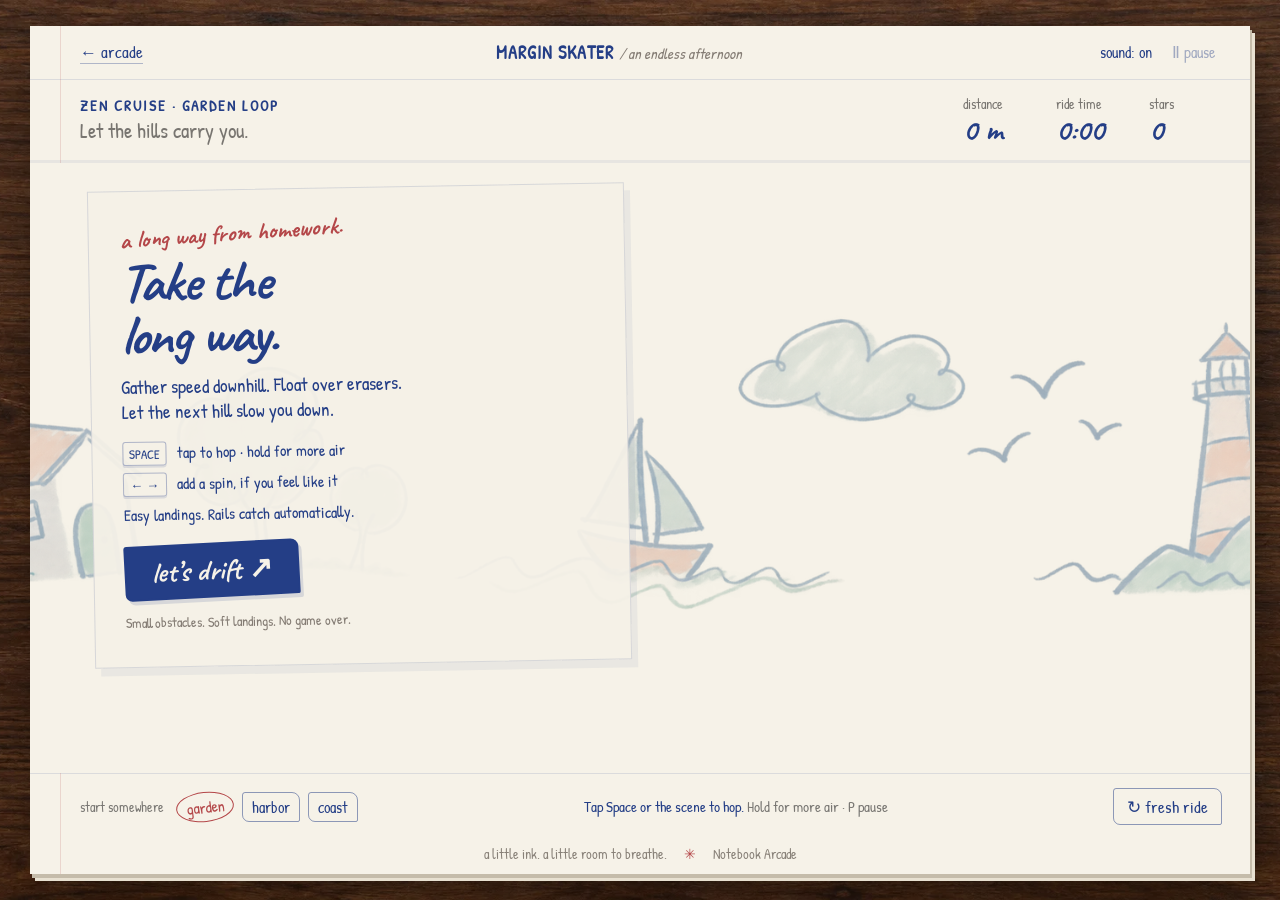
<file: games/margin-skater/index.html>
<!doctype html>
<html lang="en"><head><meta charset="utf-8"><meta name="viewport" content="width=device-width,initial-scale=1,viewport-fit=cover"><meta name="theme-color" content="#efe9db"><meta name="description" content="An endless sketchbook skate along gentle hills and an illustrated coast. Easy jumps, assisted landings, and no game over."><title>Margin Skater — Notebook Arcade</title><link rel="stylesheet" href="../../shared/fonts.css"><link rel="icon" href="data:image/svg+xml,%3Csvg xmlns='http://www.w3.org/2000/svg' viewBox='0 0 32 32'%3E%3Cpath d='M3 17Q16 22 29 15' fill='none' stroke='%23233d85' stroke-width='3'/%3E%3Ccircle cx='9' cy='24' r='3' fill='%23233d85'/%3E%3Ccircle cx='24' cy='23' r='3' fill='%23233d85'/%3E%3C/svg%3E"><link rel="stylesheet" href="skater.css?v=momentum-4"><script src="physics.js?v=momentum-4" defer></script><script src="skater.js?v=momentum-4" defer></script></head>
<body><main class="notebook">
<header><a href="../../index.html">← arcade</a><span class="masthead">MARGIN SKATER <i> / an endless afternoon</i></span><div class="system"><button id="sound" aria-pressed="false">sound: on</button><button id="pause" aria-label="Pause game" disabled>Ⅱ pause</button></div></header>
<section class="hud" aria-label="Your afternoon"><div><span class="eyebrow" id="page-name">ZEN CRUISE · GARDEN LOOP</span><span class="course-note" id="course-note">Let the hills carry you.</span></div><div class="stats"><div><small>distance</small><strong id="score">0000</strong></div><div><small>ride time</small><strong id="best">—</strong></div><div><small>stars</small><strong id="stars">0</strong></div></div></section>
<div class="progress" role="progressbar" aria-label="This stretch of the coast" aria-valuemin="0" aria-valuemax="100" aria-valuenow="0"><span id="progress"></span></div>
<section class="playfield" aria-label="Skate park">
<canvas id="game" width="1200" height="600" tabindex="0" aria-label="Relaxed skate cruise. Tap Space or click to hop; hold and release for more air. Landings and rails are automatic. P pauses." aria-describedby="instructions"></canvas>
<div id="announcement" class="announcement" role="status" aria-live="polite"></div>
<div id="combo" class="combo" aria-hidden="true"></div>
<div id="intro" class="overlay intro"><div class="cover"><img src="assets/coastal-doodles-v3.png" alt="Loose pencil doodles of little houses, trees, a sailboat, and a lighthouse." width="2172" height="724"></div><div class="intro-copy"><p class="red-note">a long way from homework.</p><h1>Take the<br>long way.</h1><p>Gather speed downhill. Float over erasers.<br>Let the next hill slow you down.</p><div class="lesson keyboard-lesson"><span><kbd>SPACE</kbd> tap to hop · hold for more air</span><span><kbd>← →</kbd> add a spin, if you feel like it</span><span>Easy landings. Rails catch automatically.</span></div><div class="lesson touch-lesson"><span><b>Tap to hop. Hold for more air.</b></span><span>Landings and rails take care of themselves.</span></div><button id="start" class="primary">let’s drift ↗</button><p class="small-note">Small obstacles. Soft landings. No game over.</p></div></div>
<div id="pause-panel" class="overlay sheet" hidden><p class="red-note">pencil down.</p><h2>Taking a breather?</h2><button id="resume" class="primary">keep rolling ↗</button><button id="restart">start a fresh ride</button></div>
<div id="finish" class="overlay sheet" hidden><p class="red-note" id="grade">nicely doodled.</p><h2>Page complete!</h2><p id="finish-stats"></p><p id="finish-best"></p><div class="finish-actions"><button id="next" class="primary">next page ↗</button><button id="replay">one more run ↻</button></div></div>
<div class="charge" aria-hidden="true"><span id="charge"></span></div>
</section>
<footer><div class="pages" role="group" aria-label="Choose a starting view"><span>start somewhere</span><button data-level="0" aria-pressed="true" title="Garden Loop">garden</button><button data-level="1" aria-pressed="false" title="Harbor Drift">harbor</button><button data-level="2" aria-pressed="false" title="Golden Coast">coast</button></div><p id="instructions"><b>Tap Space or the scene to hop.</b> Hold for more air · P pause</p><button id="retry" title="Start a fresh ride">↻ fresh ride</button></footer>
<div class="touch-controls" aria-label="Touch skating controls"><div><button data-hold="left" aria-label="Lean backward">↶</button><button data-hold="right" aria-label="Lean forward">↷</button></div><button data-hold="jump" class="jump">hop / hold ↑</button></div>
<p class="bottom-note">a little ink. a little room to breathe. <span>✳</span> Notebook Arcade</p>
</main></body></html>
</file>
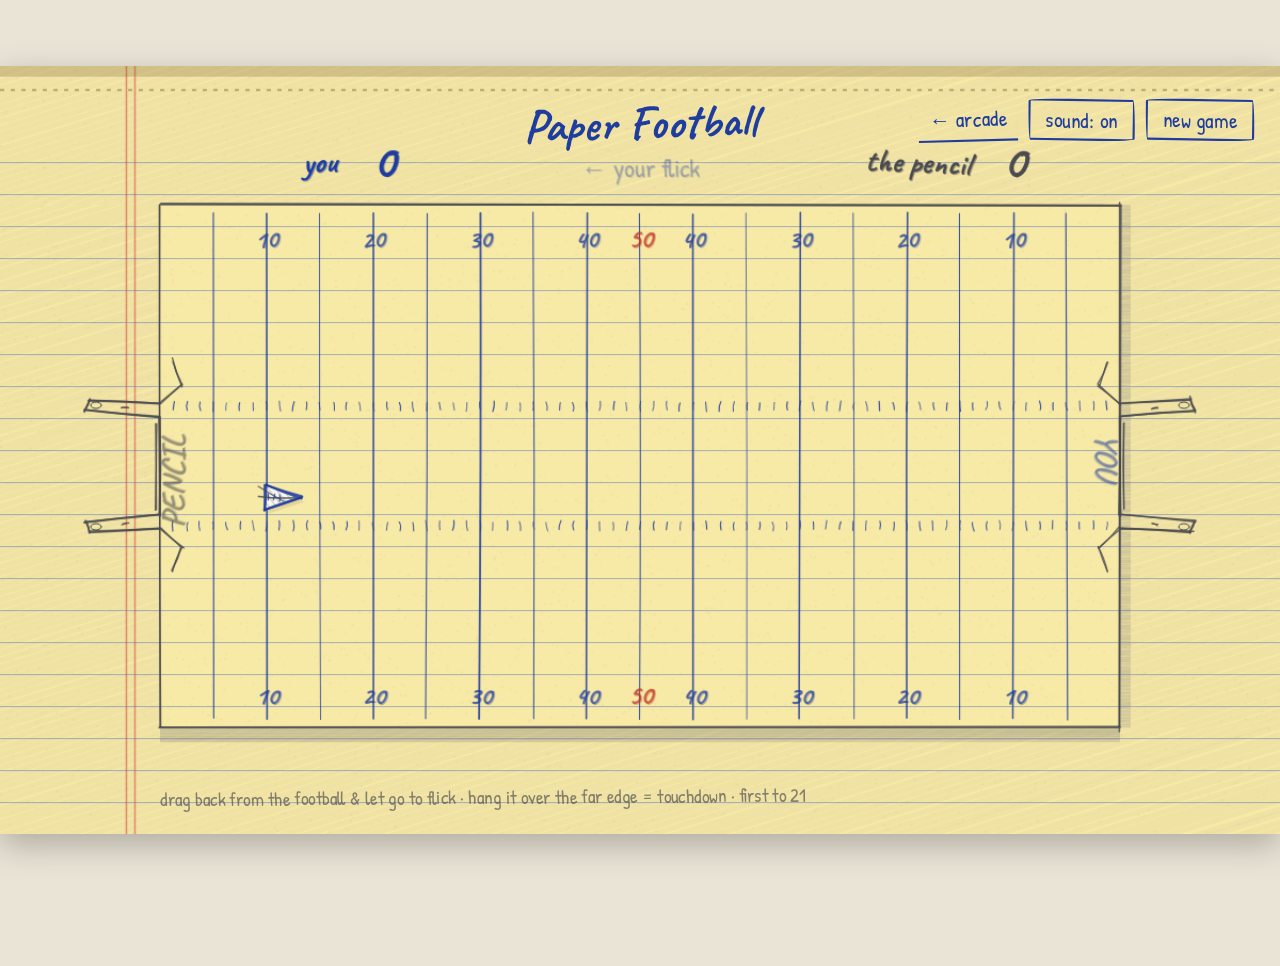
<file: games/paper-football/index.html>
<!DOCTYPE html>
<html lang="en">
<head>
<meta charset="utf-8">
<meta name="viewport" content="width=device-width, initial-scale=1">
<title>Paper Football</title>
<link href="../../shared/fonts.css" rel="stylesheet">
<style>
  html, body { margin: 0; height: 100%; background: #e9e4d6; overflow: hidden; font-family: 'Patrick Hand', cursive; }
  #wrap { position: relative; width: 100vw; height: 100vh; }
  #stage { position: relative; width: 1200px; height: 720px; transform-origin: top left; }
  canvas { display: block; box-shadow: 0 10px 30px rgba(0,0,0,.25); cursor: crosshair; touch-action: none; }
  #hud { position: absolute; left: 50%; top: 26px; transform: translateX(-50%); pointer-events: none; text-align: center; color: #1f3d9e; }
  #hud h1 { font-family: 'Caveat', cursive; font-size: 44px; margin: 0; transform: rotate(-1.5deg); }
  #buttons { position: absolute; right: 24px; top: 30px; display: flex; gap: 10px; align-items: center; }
  button, #back { font-family: 'Patrick Hand', cursive; font-size: 20px; background: transparent; border: 2px solid #1f3d9e; color: #1f3d9e; padding: 4px 14px; border-radius: 255px 15px 225px 15px / 15px 225px 15px 255px; cursor: pointer; transform: rotate(1deg); }
  button:hover { background: rgba(31,61,158,.08); }
  #back { border: none; border-bottom: 2px solid #1f3d9e; border-radius: 0; text-decoration: none; padding: 6px 10px; transform: rotate(-1.5deg); }
  #help { position: absolute; left: 150px; bottom: 22px; font-size: 18px; color: #4a4a4f; opacity: .65; pointer-events: none; transform: rotate(-.4deg); }
</style>
</head>
<body>
<div id="wrap"><div id="stage">
  <canvas id="c" width="1200" height="720"></canvas>
  <div id="hud"><h1>Paper Football</h1></div>
  <div id="buttons"><a href="../../index.html" id="back">← arcade</a><button id="mute">sound: on</button><button id="reset">new game</button></div>
  <div id="help">drag back from the football &amp; let go to flick · hang it over the far edge = touchdown · first to 21</div>
</div></div>
<script src="../../shared/matter.min.js"></script>
<script src="../../shared/paper.js"></script>
<script src="../../shared/ink.js"></script>
<script>
const { Engine, World, Bodies, Body, Vertices } = Matter;
const W = 1200, H = 720;
const canvas = document.getElementById('c'), ctx = canvas.getContext('2d');
const ink = NotebookInk(ctx); const { INK, RED, GRAPHITE } = ink;
const stage = document.getElementById('stage');
function fit() { const s = Math.min(window.innerWidth / W, window.innerHeight / H); stage.style.transform = `scale(${s})`; stage.style.marginLeft = ((window.innerWidth - W * s) / 2) + 'px'; stage.style.marginTop = ((window.innerHeight - H * s) / 2) + 'px'; }
window.addEventListener('resize', fit); fit();

// the legal pad is the desk. the playing surface is the table rectangle; beyond it is the floor.
const paper = document.createElement('canvas'); paper.width = W; paper.height = H;
NotebookPaper.draw(paper.getContext('2d'), W, H, 'legal');
const TABLE = { x1: 150, x2: 1050, y1: 130, y2: 620 };
const MID = (TABLE.y1 + TABLE.y2) / 2;
const POST = { half: 46 };          // half the gap between finger uprights
const FRICTION = 0.032;             // air friction = how fast the football slides to a stop
const FLICK = 0.10, MAX_PULL = 130; // pull distance -> launch speed

// ---------- sound ----------
const SFX = (() => {
  let ac, master, noiseBuf, muted = false, slide, slideGain;
  function init() { if (ac) return; ac = new (window.AudioContext || window.webkitAudioContext)(); master = ac.createGain(); master.gain.value = 0.7; master.connect(ac.destination);
    noiseBuf = ac.createBuffer(1, ac.sampleRate * 2, ac.sampleRate); const d = noiseBuf.getChannelData(0); for (let i = 0; i < d.length; i++) d[i] = Math.random() * 2 - 1;
    slide = ac.createBufferSource(); slide.buffer = noiseBuf; slide.loop = true; const f = ac.createBiquadFilter(); f.type = 'bandpass'; f.frequency.value = 1800; f.Q.value = 0.7; slideGain = ac.createGain(); slideGain.gain.value = 0; slide.connect(f).connect(slideGain).connect(master); slide.start(); }
  const now = () => ac.currentTime;
  function env(g, t, a, peak, d) { g.gain.setValueAtTime(0.0001, t); g.gain.linearRampToValueAtTime(peak, t + a); g.gain.exponentialRampToValueAtTime(0.0001, t + a + d); }
  function tone(type, f0, f1, dur, vol, t = now(), lp) { const o = ac.createOscillator(); o.type = type; o.frequency.setValueAtTime(f0, t); if (f1 !== f0) o.frequency.exponentialRampToValueAtTime(f1, t + dur); const g = ac.createGain(); env(g, t, 0.005, vol, dur); let n = o; if (lp) { const f = ac.createBiquadFilter(); f.type = 'lowpass'; f.frequency.value = lp; o.connect(f); n = f; } n.connect(g).connect(master); o.start(t); o.stop(t + dur + 0.05); }
  function noise(dur, vol, t = now(), o = {}) { const n = ac.createBufferSource(); n.buffer = noiseBuf; const f = ac.createBiquadFilter(); f.type = o.type || 'bandpass'; f.Q.value = o.q || 1; f.frequency.setValueAtTime(o.f0 || 1000, t); if (o.f1) f.frequency.exponentialRampToValueAtTime(o.f1, t + dur); const g = ac.createGain(); env(g, t, o.attack || 0.003, vol, dur); n.connect(f).connect(g).connect(master); n.start(t); n.stop(t + dur + 0.05); }
  return {
    resume() { init(); if (ac.state === 'suspended') ac.resume(); },
    toggleMute() { muted = !muted; if (master) master.gain.value = muted ? 0 : 0.7; return muted; },
    flick(p) { if (!ac || muted) return; const t = now(); noise(0.05, 0.5, t, { type: 'highpass', f0: 2500 }); tone('sine', 900, 200, 0.06, 0.3, t); noise(0.18, 0.25 * p, t + 0.02, { f0: 1500, f1: 400, q: 1 }); },
    slide(speed) { if (!ac) return; slideGain.gain.setTargetAtTime(muted ? 0 : Math.min(0.12, speed * 0.012), now(), 0.04); },
    hang() { if (!ac || muted) return; tone('sine', 1200, 1600, 0.08, 0.15); tone('sine', 1600, 2000, 0.1, 0.12, now() + 0.09); },
    off() { if (!ac || muted) return; const t = now(); for (let i = 0; i < 5; i++) noise(0.08, 0.18, t + i * 0.07, { f0: 900 - i * 120, q: 2 }); tone('sine', 160, 50, 0.25, 0.35, t + 0.4); noise(0.1, 0.3, t + 0.4, { type: 'lowpass', f0: 500 }); },
    td() { if (!ac || muted) return; const t = now(); [523, 659, 784, 1047].forEach((f, i) => { tone('triangle', f, f, 0.35, 0.22, t + i * 0.1); }); tone('triangle', 1047, 1047, 0.9, 0.2, t + 0.45); tone('triangle', 1319, 1319, 0.9, 0.15, t + 0.45); noise(0.8, 0.12, t + 0.3, { f0: 1500, f1: 5000, q: 0.5, attack: 0.2 }); },
    whistle() { if (!ac || muted) return; const t = now(); tone('sine', 1800, 2400, 0.25, 0.25, t); tone('sine', 2400, 2600, 0.35, 0.2, t + 0.25); },
    good() { if (!ac || muted) return; const t = now(); tone('square', 880, 880, 0.12, 0.08, t, 2500); tone('square', 1175, 1175, 0.25, 0.08, t + 0.12, 2500); },
    miss() { if (!ac || muted) return; const t = now(); tone('sawtooth', 220, 180, 0.35, 0.16, t, 700); tone('sawtooth', 165, 140, 0.5, 0.16, t + 0.3, 600); },
    click() { if (!ac || muted) return; noise(0.03, 0.2, now(), { f0: 2500, q: 5 }); },
    win() { if (!ac || muted) return; const t = now(); [[262, 330, 392], [294, 370, 440], [330, 415, 494], [392, 494, 587, 784]].forEach((ch, i) => ch.forEach(f => tone('triangle', f, f, 0.5, 0.14, t + i * 0.25))); },
  };
})();

// ---------- state ----------
let engine, world, ball, turn = 'you', mode = 'aim', score = { you: 0, pencil: 0 }, shooter = 'you';
let dragging = false, dragPos = null, msg = null, kickResult = null, aiTimer = 0, wasMoving = false, trail = [], flutter = [];
let moveStart = 0, gameOver = false, resultPending = 0;
const opp = who => who === 'you' ? 'pencil' : 'you';
const edgeOf = who => who === 'you' ? TABLE.x2 : TABLE.x1;   // the edge each player scores on

function makeBall(x, y, angle = 0) {
  if (ball) World.remove(world, ball);
  const L = 34, Wd = 22;
  ball = Bodies.fromVertices(x, y, [[{ x: -L / 2, y: -Wd / 2 }, { x: L / 2, y: 0 }, { x: -L / 2, y: Wd / 2 }]], { frictionAir: FRICTION, friction: 0.2, restitution: 0.3, density: 0.002 });
  Body.setAngle(ball, angle); World.add(world, ball);
}
function setup() {
  engine = Engine.create(); world = engine.world; engine.gravity.y = 0;
  score = { you: 0, pencil: 0 }; gameOver = false; msg = null;
  startDrive('you', TABLE.x1 + 110);
}
function startDrive(who, x) { turn = who; mode = who === 'you' ? 'aim' : 'ai'; aiTimer = 70; trail = []; makeBall(x, MID + (Math.random() - .5) * 120, who === 'you' ? 0 : Math.PI); }
function say(text, color = RED, sub = '') { msg = { text, sub, color, life: 150 }; }

// ---------- flicking ----------
function canvasPos(e) { const r = canvas.getBoundingClientRect(); const t = e.touches ? e.touches[0] : e; return { x: (t.clientX - r.left) * W / r.width, y: (t.clientY - r.top) * H / r.height }; }
function onDown(e) { SFX.resume(); if (gameOver) return; if (mode !== 'aim' && mode !== 'kick') return; const p = canvasPos(e); if (Math.hypot(p.x - ball.position.x, p.y - ball.position.y) < 70) { dragging = true; dragPos = p; e.preventDefault(); } }
function onMove(e) { if (!dragging) return; const p = canvasPos(e); let dx = p.x - ball.position.x, dy = p.y - ball.position.y; const d = Math.hypot(dx, dy); if (d > MAX_PULL) { dx *= MAX_PULL / d; dy *= MAX_PULL / d; } dragPos = { x: ball.position.x + dx, y: ball.position.y + dy }; e.preventDefault(); }
function onUp() {
  if (!dragging) return; dragging = false;
  const dx = ball.position.x - dragPos.x, dy = ball.position.y - dragPos.y, d = Math.hypot(dx, dy);
  if (d < 10) return;
  flick({ x: dx * FLICK, y: dy * FLICK }, 'you');
}
function flick(v, who) {
  shooter = who; Body.setVelocity(ball, v); Body.setAngularVelocity(ball, (Math.random() - .5) * 0.6);
  mode = mode === 'kick' || mode === 'aikick' ? 'kicking' : 'moving'; moveStart = performance.now(); wasMoving = true; trail = [];
  SFX.flick(Math.min(1, Math.hypot(v.x, v.y) / 13));
}
canvas.addEventListener('mousedown', onDown); window.addEventListener('mousemove', onMove); window.addEventListener('mouseup', onUp);
canvas.addEventListener('touchstart', onDown, { passive: false }); window.addEventListener('touchmove', onMove, { passive: false }); window.addEventListener('touchend', onUp);
document.getElementById('reset').onclick = () => { SFX.resume(); SFX.click(); setup(); };
document.getElementById('mute').onclick = e => { SFX.resume(); e.target.textContent = SFX.toggleMute() ? 'sound: off' : 'sound: on'; };

// ---------- the pencil (AI) ----------
function aiFlick() {
  const b = ball.position;
  if (mode === 'aikick') { // kicks: mostly good, sometimes shanks it
    const good = Math.random() < 0.72; const ty = MID + (good ? (Math.random() - .5) * 50 : (Math.random() > .5 ? 1 : -1) * (POST.half + 20 + Math.random() * 40));
    const dx = TABLE.x1 - 80 - b.x, dy = ty - b.y, d = Math.hypot(dx, dy); const sp = 11 + Math.random() * 3;
    flick({ x: dx / d * sp, y: dy / d * sp }, 'pencil'); return;
  }
  // aim to stop with the nose just over the left edge; stopping distance ≈ v0 / frictionAir
  const wantX = TABLE.x1 - 6 + (Math.random() - .5) * 26;
  const dist = b.x - wantX; const err = 1 + (Math.random() - .5) * 0.22;
  const ty = b.y + (MID - b.y) * 0.5 + (Math.random() - .5) * 60;
  const ang = Math.atan2(ty - b.y, -Math.abs(dist));
  const sp = Math.max(0.5, dist * FRICTION * err) / Math.max(0.3, Math.abs(Math.cos(ang)));
  flick({ x: Math.cos(ang) * sp, y: Math.sin(ang) * sp }, 'pencil');
}

// ---------- rules ----------
function offTable(p) { return p.x < TABLE.x1 || p.x > TABLE.x2 || p.y < TABLE.y1 || p.y > TABLE.y2; }
function hangsOver(who) { // some part of the football past the scoring edge, but its middle still on the table
  const e = edgeOf(who), vs = ball.vertices, c = ball.position;
  if (offTable(c)) return false;
  return who === 'you' ? vs.some(v => v.x > e) : vs.some(v => v.x < e);
}
function settle() {
  const c = ball.position;
  if (mode === 'kicking') return;
  if (offTable(c)) {
    SFX.off(); dropFlutter(c);
    const other = opp(shooter);
    say(shooter === 'you' ? 'off the table!' : 'the pencil knocked it off!', shooter === 'you' ? RED : INK, `${other === 'you' ? 'your' : "pencil's"} ball`);
    // the other player sets up one hand-width off their own edge
    startDrive(other, other === 'you' ? TABLE.x1 + 90 : TABLE.x2 - 90); return;
  }
  if (hangsOver(shooter)) {
    SFX.td(); score[shooter] += 6; say('TOUCHDOWN!', shooter === 'you' ? INK : RED, shooter === 'you' ? 'now kick the extra point' : 'the pencil lines up a kick');
    // extra point: kick from the tee toward the scoring edge
    turn = shooter; mode = shooter === 'you' ? 'kick' : 'aikick'; aiTimer = 90;
    makeBall(shooter === 'you' ? TABLE.x2 - 240 : TABLE.x1 + 240, MID, shooter === 'you' ? 0 : Math.PI); trail = [];
    return;
  }
  // nothing happened: other player's turn from where it lies
  turn = opp(shooter); mode = turn === 'you' ? 'aim' : 'ai'; aiTimer = 60;
  if (Math.abs(c.x - edgeOf(shooter)) < 40) { SFX.hang(); say('so close...', GRAPHITE, "just short of the edge"); }
}
function checkKick() {
  const e = edgeOf(shooter), c = ball.position;
  const crossed = shooter === 'you' ? c.x >= e : c.x <= e;
  const stopped = Math.hypot(ball.velocity.x, ball.velocity.y) < 0.15 && performance.now() - moveStart > 600;
  if (crossed) {
    const good = Math.abs(c.y - MID) < POST.half && Math.hypot(ball.velocity.x, ball.velocity.y) > 0.7;
    finishKick(good, good ? "it's good!" : Math.abs(c.y - MID) >= POST.half ? 'wide!' : 'not enough leg');
  } else if (stopped || offTable(c)) finishKick(false, offTable(c) ? 'shanked it' : 'short!');
}
function finishKick(good, text) {
  if (good) { score[shooter] += 1; SFX.good(); } else SFX.miss();
  say(text, good ? (shooter === 'you' ? INK : RED) : GRAPHITE, good ? '+1' : 'no good');
  if (score.you >= 21 || score.pencil >= 21) { gameOver = true; mode = 'over'; setTimeout(() => { say(score.you > score.pencil ? 'YOU WIN!' : 'the pencil wins.', score.you > score.pencil ? INK : RED, 'press new game'); msg.life = 9999; SFX.win(); }, 1600); return; }
  // kickoff: the other team starts from their own end
  const other = opp(shooter);
  setTimeout(() => { if (!gameOver) startDrive(other, other === 'you' ? TABLE.x1 + 110 : TABLE.x2 - 110); }, 1400);
  mode = 'pause';
}
function dropFlutter(c) { for (let i = 0; i < 14; i++) flutter.push({ x: c.x, y: c.y, vx: (Math.random() - .5) * 3, vy: (Math.random() - .5) * 3 + 1, life: 40 + Math.random() * 30, id: Math.random() * 1e5 }); }

// ---------- drawing ----------
function drawTable() {
  const { x1, x2, y1, y2 } = TABLE;
  // floor beyond the desk: pencil smudge all round
  ink.smudge([{ x: 0, y: 0 }, { x: W, y: 0 }, { x: W, y: y1 }, { x: 0, y: y1 }], 1, 0.05, -0.3, 6);
  ink.smudge([{ x: 0, y: y2 }, { x: W, y: y2 }, { x: W, y: H }, { x: 0, y: H }], 2, 0.05, -0.3, 6);
  ink.smudge([{ x: 0, y: y1 }, { x: x1, y: y1 }, { x: x1, y: y2 }, { x: 0, y: y2 }], 3, 0.05, -0.3, 6);
  ink.smudge([{ x: x2, y: y1 }, { x: W, y: y1 }, { x: W, y: y2 }, { x: x2, y: y2 }], 4, 0.05, -0.3, 6);
  // desk edge: bold pencil with a darker underside
  ink.pencilPath([{ x: x1, y: y1 }, { x: x2, y: y1 }, { x: x2, y: y2 }, { x: x1, y: y2 }], 10, 1, true);
  ink.smudge([{ x: x1, y: y2 }, { x: x2, y: y2 }, { x: x2, y: y2 + 14 }, { x: x1, y: y2 + 14 }], 5, 0.16, 0, 3);
  ink.smudge([{ x: x2, y: y1 }, { x: x2 + 10, y: y1 }, { x: x2 + 10, y: y2 }, { x: x2, y: y2 }], 6, 0.12, 0, 3);
  // yard lines in ink, numbers every 10
  const n = 18, step = (x2 - x1) / n;
  for (let i = 1; i < n; i++) {
    const x = x1 + i * step, big = i % 2 === 0;
    ink.line(x, y1 + 8, x, y2 - 8, 100 + i, INK, big ? 1.6 : 1, 1);
    if (big && i !== 9) { const yd = i < 9 ? i * 5 : (18 - i) * 5; ink.text(String(yd), x, y1 + 40, { size: 24, color: INK, alpha: 0.7, rot: -0.05 }); ink.text(String(yd), x, y2 - 22, { size: 24, color: INK, alpha: 0.7, rot: 0.04 }); }
    if (i === 9) { ink.text('50', x, y1 + 40, { size: 26, color: RED, alpha: 0.75 }); ink.text('50', x, y2 - 22, { size: 26, color: RED, alpha: 0.75 }); }
  }
  // hash marks
  for (let i = 1; i < n * 4; i++) { const x = x1 + i * step / 4; ink.line(x, MID - 60, x, MID - 52, 300 + i, INK, 1, 1); ink.line(x, MID + 52, x, MID + 60, 400 + i, INK, 1, 1); }
  // end zone words
  ink.text('PENCIL', x1 + 22, MID + 14, { size: 30, color: GRAPHITE, rot: -Math.PI / 2, alpha: 0.45 });
  ink.text('YOU', x2 - 22, MID - 10, { size: 30, color: INK, rot: Math.PI / 2, alpha: 0.45 });
  // goalposts: two hands, thumbs touching as the crossbar, index fingers up as uprights
  drawHands(x2, mode === 'kick' || (mode === 'kicking' && shooter === 'you') ? 1 : 0.28, 1);
  drawHands(x1, mode === 'aikick' || (mode === 'kicking' && shooter === 'pencil') ? 1 : 0.28, -1);
}
function drawHands(x, alpha, dir) {
  ctx.globalAlpha = alpha;
  const h = POST.half, id = 500 + dir * 3;
  // crossbar (thumbs)
  ink.pencil(x, MID - h, x, MID + h, id, 1); ink.pencil(x + dir * 4, MID - h + 6, x + dir * 4, MID + h - 6, id + 1, 0.6);
  // uprights (index fingers) sticking out past the edge
  for (const s of [-1, 1]) {
    const y = MID + s * h;
    ink.pencil(x, y, x + dir * 70, y + s * 6, id + 10 + s, 1); ink.pencil(x, y + s * 12, x + dir * 66, y + s * 16, id + 12 + s, 1);
    ink.pencil(x + dir * 70, y + s * 6, x + dir * 66, y + s * 16, id + 14 + s, 1); // fingertip
    ink.pencil(x + dir * 30, y + s * 8, x + dir * 36, y + s * 9, id + 16 + s, 0.5); // knuckle
    // fingernail
    ctx.strokeStyle = GRAPHITE; ctx.lineWidth = 1; ctx.beginPath(); ctx.ellipse(x + dir * 60, y + s * 11, 5, 3, 0, 0, 7); ctx.stroke();
    // the rest of the hand curls back behind the edge
    ink.pencil(x, y + s * 12, x - dir * 20, y + s * 30, id + 18 + s, 0.7); ink.pencil(x - dir * 20, y + s * 30, x - dir * 12, y + s * 52, id + 20 + s, 0.7);
  }
  ctx.globalAlpha = 1;
}
function drawBall() {
  const vs = ball.vertices, id = 900;
  // shadow when moving fast (it's skimming)
  ctx.fillStyle = 'rgba(0,0,0,.08)'; ctx.beginPath(); vs.forEach((v, i) => i ? ctx.lineTo(v.x + 3, v.y + 4) : ctx.moveTo(v.x + 3, v.y + 4)); ctx.closePath(); ctx.fill();
  ctx.fillStyle = '#fbf8ee'; ctx.beginPath(); vs.forEach((v, i) => i ? ctx.lineTo(v.x, v.y) : ctx.moveTo(v.x, v.y)); ctx.closePath(); ctx.fill();
  ink.hatch(vs, id, GRAPHITE, 5, ball.angle + 0.9, 0.25);
  ink.poly(vs, id, INK, 2.4);
  // fold lines + laces
  const c = ball.position, a = ball.angle, P = (px, py) => ({ x: c.x + px * Math.cos(a) - py * Math.sin(a), y: c.y + px * Math.sin(a) + py * Math.cos(a) });
  const f1 = P(-17, 0), f2 = P(17, 0); ink.pencil(f1.x, f1.y, f2.x, f2.y, id + 40, 0.6, 1);
  const f3 = P(-17, -11), f4 = P(6, 4); ink.pencil(f3.x, f3.y, f4.x, f4.y, id + 41, 0.5, 1);
  for (let i = 0; i < 3; i++) { const l1 = P(-8 + i * 5, -3), l2 = P(-8 + i * 5, 3); ink.line(l1.x, l1.y, l2.x, l2.y, id + 50 + i, INK, 1.2, 1); }
}
function drawAim() {
  if (!dragging) return;
  const b = ball.position, dx = b.x - dragPos.x, dy = b.y - dragPos.y, d = Math.hypot(dx, dy);
  // pull-back band and a scribbled finger
  ink.line(dragPos.x, dragPos.y, b.x, b.y, 800, GRAPHITE, 1.5, 1);
  const fx = dragPos.x - dx / d * 12, fy = dragPos.y - dy / d * 12;
  ink.pencil(fx, fy, fx - dx / d * 60 + dy / d * 8, fy - dy / d * 60 - dx / d * 8, 801, 1); ink.pencil(fx + dy / d * 10, fy - dx / d * 10, fx - dx / d * 58 + dy / d * 16, fy - dy / d * 58 - dx / d * 16, 802, 1);
  ctx.strokeStyle = GRAPHITE; ctx.lineWidth = 1; ctx.beginPath(); ctx.ellipse(fx + dy / d * 5, fy - dx / d * 5, 4, 6, Math.atan2(dy, dx), 0, 7); ctx.stroke();
  // predicted slide: v decays by (1 - FRICTION) per step
  let vx = dx * FLICK, vy = dy * FLICK, x = b.x, y = b.y; ctx.fillStyle = INK; ctx.globalAlpha = 0.3;
  for (let i = 0; i < 60; i++) { for (let s = 0; s < 4; s++) { vx *= 1 - FRICTION; vy *= 1 - FRICTION; x += vx; y += vy; } if (i % 2 === 0) { ctx.beginPath(); ctx.arc(x, y, 2, 0, 7); ctx.fill(); } if (Math.hypot(vx, vy) < 0.2) break; }
  ctx.globalAlpha = 1;
  const pw = Math.min(1, d / MAX_PULL); ink.text(pw > 0.9 ? 'full send' : pw > 0.55 ? 'medium' : 'soft', dragPos.x, dragPos.y + 34, { size: 20, color: GRAPHITE, font: 'Patrick Hand', weight: 400, alpha: 0.7 });
}
function drawScore() {
  ink.text('you', 300, 100, { size: 30, color: INK, rot: -0.05 }); ink.text(String(score.you), 360, 104, { size: 46, color: INK, rot: -0.05 });
  ink.text('the pencil', 860, 100, { size: 30, color: GRAPHITE, rot: 0.04 }); ink.text(String(score.pencil), 950, 104, { size: 46, color: GRAPHITE, rot: 0.04 });
  const who = turn === 'you' ? '← your flick' : "the pencil's flick →";
  if (!gameOver && mode !== 'pause') ink.text(mode === 'kick' ? 'kick it between the fingers!' : mode === 'aikick' ? 'the pencil is kicking...' : who, 600, 104, { size: 24, color: turn === 'you' ? INK : GRAPHITE, font: 'Patrick Hand', weight: 400, alpha: 0.5 + Math.sin(ink.frame * 0.1) * 0.2 });
}
function drawMsg() {
  if (!msg) return;
  const a = Math.min(1, msg.life / 30), s = 1 + Math.max(0, (msg.life - 140)) * 0.06;
  ctx.save(); ctx.globalAlpha = a; ctx.translate(600, 330); ctx.scale(s, s);
  ink.text(msg.text, 0, 0, { size: 84, color: msg.color, rot: -0.04 }); if (msg.sub) ink.text(msg.sub, 0, 40, { size: 26, color: GRAPHITE, font: 'Patrick Hand', weight: 400 });
  ctx.restore(); ctx.globalAlpha = 1;
}

// ---------- loop ----------
function tick() {
  ink.tick();
  Engine.update(engine, 1000 / 60);
  if (msg && --msg.life <= 0) msg = null;
  flutter = flutter.filter(f => (f.x += f.vx, f.y += f.vy, f.vx *= 0.97, --f.life > 0));
  const speed = Math.hypot(ball.velocity.x, ball.velocity.y);
  SFX.slide(mode === 'moving' || mode === 'kicking' ? speed : 0);
  if ((mode === 'moving' || mode === 'kicking') && ink.frame % 2 === 0 && speed > 0.5) trail.push({ x: ball.position.x, y: ball.position.y });
  if (mode === 'kicking') checkKick();
  if (mode === 'moving' && (offTable(ball.position) || (speed < 0.06 && performance.now() - moveStart > 400) || performance.now() - moveStart > 9000)) settle();
  if ((mode === 'ai' || mode === 'aikick') && !gameOver && --aiTimer <= 0) aiFlick();

  ctx.drawImage(paper, 0, 0);
  drawTable();
  ctx.fillStyle = INK; ctx.globalAlpha = 0.25; trail.forEach((p, i) => { if (i % 2 === 0) { ctx.beginPath(); ctx.arc(p.x, p.y, 1.6, 0, 7); ctx.fill(); } }); ctx.globalAlpha = 1;
  drawBall();
  for (const f of flutter) { ctx.globalAlpha = Math.min(1, f.life / 20); ink.line(f.x, f.y, f.x + 6, f.y - 3, f.id, GRAPHITE, 1.5, 1); } ctx.globalAlpha = 1;
  drawAim(); drawScore(); drawMsg();
  requestAnimationFrame(tick);
}
setup(); tick();
</script>
</body>
</html>
</file>
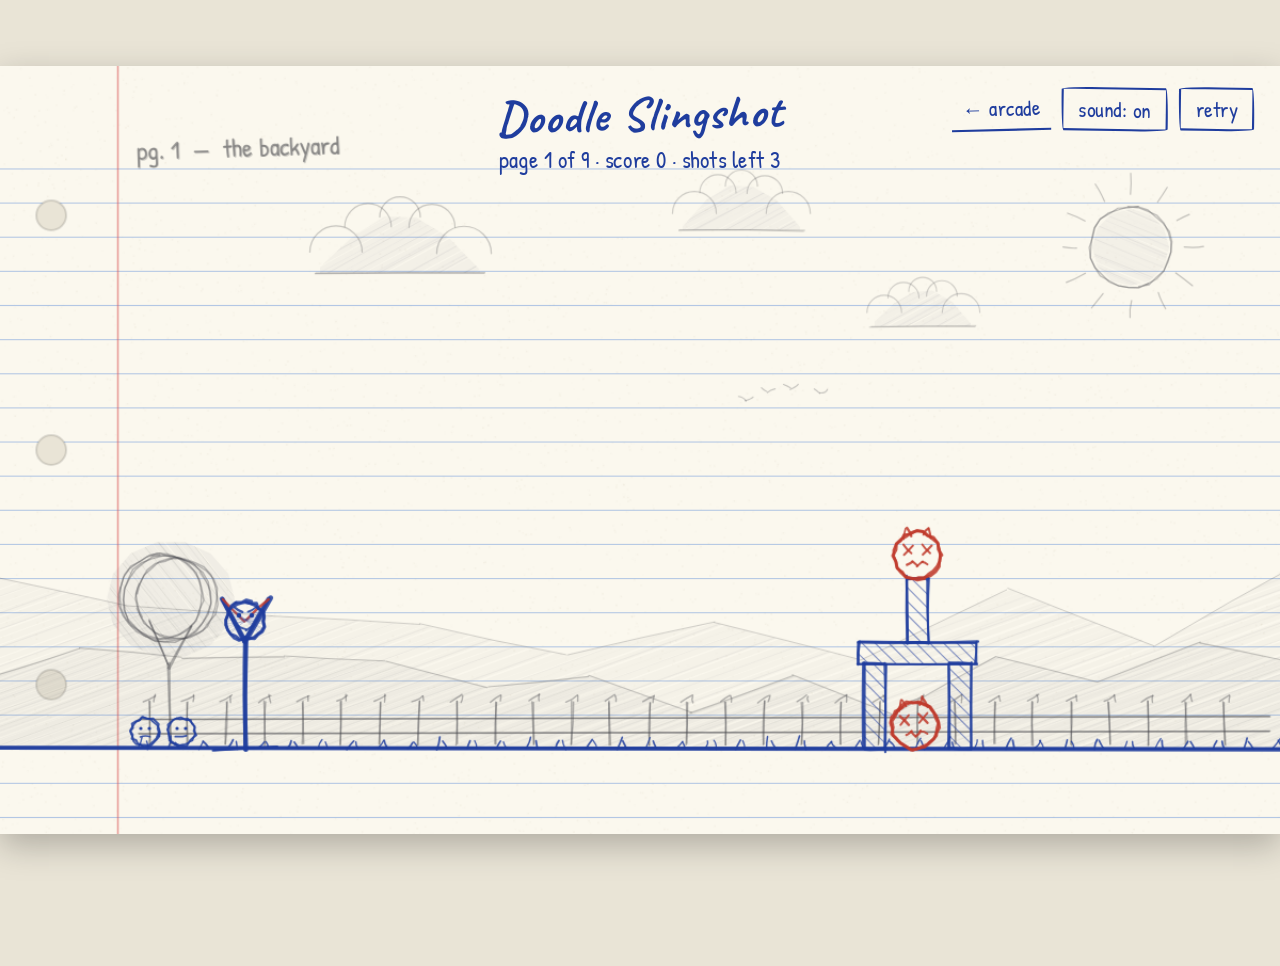
<file: games/slingshot/index.html>
<!DOCTYPE html>
<html lang="en">
<head>
<meta charset="utf-8">
<meta name="viewport" content="width=device-width, initial-scale=1">
<title>Doodle Slingshot</title>
<link href="../../shared/fonts.css" rel="stylesheet">
<style>
  html, body { margin: 0; height: 100%; background: #e9e4d6; overflow: hidden; font-family: 'Patrick Hand', cursive; }
  #wrap { position: relative; width: 100vw; height: 100vh; }
  #stage { position: relative; width: 1200px; height: 720px; transform-origin: top left; }
  canvas { display: block; box-shadow: 0 10px 30px rgba(0,0,0,.25); cursor: crosshair; touch-action: none; }
  #hud { position: absolute; left: 50%; top: 18px; transform: translateX(-50%); pointer-events: none; text-align: center; color: #1f3d9e; }
  #hud h1 { font-family: 'Caveat', cursive; font-size: 44px; margin: 0; letter-spacing: 1px; transform: rotate(-1.5deg); }
  #hud p { margin: 0; font-size: 22px; }
  #msg { position: absolute; left: 50%; top: 42%; transform: translate(-50%,-50%) rotate(-2deg); font-family: 'Caveat', cursive; font-size: 64px; color: #c0392b; display: none; pointer-events: none; text-align: center; line-height: 1.05; }
  #msg small { display: block; font-size: 28px; font-family: 'Patrick Hand', cursive; color: #1f3d9e; }
  #buttons { position: absolute; right: 24px; top: 20px; display: flex; gap: 10px; }
  button { font-family: 'Patrick Hand', cursive; font-size: 20px; background: transparent; border: 2px solid #1f3d9e; color: #1f3d9e; padding: 4px 14px; border-radius: 255px 15px 225px 15px / 15px 225px 15px 255px; cursor: pointer; transform: rotate(1deg); }
  button:hover { background: rgba(31,61,158,.08); }
  #back { font-size: 20px; color: #1f3d9e; text-decoration: none; padding: 6px 10px; transform: rotate(-1.5deg); border-bottom: 2px solid #1f3d9e; }
  #dev { position: absolute; left: 130px; top: 8px; display: none; gap: 6px; align-items: center; }
  #dev.on { display: flex; }
  #dev span { font-size: 15px; color: #4a4a4f; opacity: .7; margin-right: 4px; }
  #dev button { font-size: 16px; padding: 0 8px; min-width: 26px; border-color: #4a4a4f; color: #4a4a4f; opacity: .75; transform: rotate(-2deg); border-radius: 12px 4px 10px 5px / 5px 10px 4px 12px; }
  #dev button:nth-child(even) { transform: rotate(2deg); }
  #dev button.cur { background: rgba(192,57,43,.15); border-color: #c0392b; color: #c0392b; opacity: 1; }
</style>
</head>
<body>
<div id="wrap"><div id="stage">
  <canvas id="c"></canvas>
  <div id="hud"><h1>Doodle Slingshot</h1><p id="stats"></p></div>
  <div id="msg"></div>
  <div id="dev"><span>dev:</span></div>
  <div id="buttons"><a href="../../index.html" id="back">← arcade</a><button id="mute">sound: on</button><button id="retry">retry</button><button id="next" style="display:none">next page →</button></div>
</div></div>
<script src="../../shared/matter.min.js"></script>
<script src="../../shared/paper.js"></script>
<script>
const { Engine, World, Bodies, Body, Events, Composite } = Matter;

const W = 1200, H = 720;
const INK = '#1f3d9e', RED = '#c0392b';
const PAPER_STYLE = 'ruled';   // this whole game lives on one sheet; other arcade games get their own paper
const canvas = document.getElementById('c');
const ctx = canvas.getContext('2d');
const statsEl = document.getElementById('stats');
const msgEl = document.getElementById('msg');
const nextBtn = document.getElementById('next');

const stage = document.getElementById('stage');
function fit() {
  const s = Math.min(window.innerWidth / W, window.innerHeight / H);
  canvas.width = W; canvas.height = H;
  stage.style.transform = `scale(${s})`;
  stage.style.marginLeft = ((window.innerWidth - W * s) / 2) + 'px';
  stage.style.marginTop = ((window.innerHeight - H * s) / 2) + 'px';
}
window.addEventListener('resize', fit); fit();

// ---------- Notebook paper background (drawn once) ----------
const paper = document.createElement('canvas'); paper.width = W; paper.height = H;
const prevPage = document.createElement('canvas'); prevPage.width = W; prevPage.height = H;
let flipEnd = 0; const FLIP_MS = 550; // page-flip animation end time (ms, performance.now clock)

function buildPaper() { NotebookPaper.draw(paper.getContext('2d'), W, H, PAPER_STYLE); }

// ---------- Sketchy ink helpers ----------
let wobbleSeed = 0;                       // changes every few frames so lines "boil" gently
function rnd(seed) { const x = Math.sin(seed * 9301 + 49297) * 233280; return x - Math.floor(x); }
function jit(id, k, amt) { return (rnd(id * 31 + k * 7 + wobbleSeed) - 0.5) * amt; }

function inkLine(x1, y1, x2, y2, id, color = INK, width = 2, passes = 2) {
  ctx.strokeStyle = color; ctx.lineCap = 'round'; ctx.lineJoin = 'round';
  for (let pss = 0; pss < passes; pss++) {
    ctx.lineWidth = width * (0.8 + rnd(id + pss) * 0.4);
    ctx.globalAlpha = 0.85;
    const k = pss * 100;
    const mx = (x1 + x2) / 2 + jit(id, k + 1, 3), my = (y1 + y2) / 2 + jit(id, k + 2, 3);
    const L = Math.hypot(x2 - x1, y2 - y1) || 1, ux = (x2 - x1) / L, uy = (y2 - y1) / L;
    const ov = pss ? Math.max(0, jit(id, k + 9, 8)) : 0;                    // pen overshoots the corner a little
    ctx.beginPath();
    ctx.moveTo(x1 + jit(id, k + 3, 2) - ux * ov * 0.4, y1 + jit(id, k + 4, 2) - uy * ov * 0.4);
    ctx.quadraticCurveTo(mx, my, x2 + jit(id, k + 5, 2) + ux * ov, y2 + jit(id, k + 6, 2) + uy * ov);
    ctx.stroke();
  }
  ctx.globalAlpha = 1;
}
function inkPoly(verts, id, color = INK, width = 2) {
  for (let i = 0; i < verts.length; i++) {
    const a = verts[i], b = verts[(i + 1) % verts.length];
    inkLine(a.x, a.y, b.x, b.y, id + i * 13, color, width);
  }
}
function inkCircle(cx, cy, r, id, color = INK, width = 2) {
  ctx.strokeStyle = color; ctx.lineCap = 'round';
  for (let pss = 0; pss < 2; pss++) {
    ctx.lineWidth = width * (0.8 + rnd(id + pss) * 0.4); ctx.globalAlpha = 0.85;
    ctx.beginPath();
    const start = rnd(id + pss * 5) * Math.PI * 2, n = 24;
    for (let i = 0; i <= n + 1; i++) {
      const t = start + (i / n) * Math.PI * 2;
      const rr = r + jit(id, pss * 50 + i, 3);
      const x = cx + Math.cos(t) * rr, y = cy + Math.sin(t) * rr;
      i ? ctx.lineTo(x, y) : ctx.moveTo(x, y);
    }
    ctx.stroke();
  }
  ctx.globalAlpha = 1;
}
// diagonal pen hatching inside a convex polygon (clip)
function hatch(verts, id, color = INK, gap = 9, angle = Math.PI / 4) {
  ctx.save();
  ctx.beginPath(); verts.forEach((v, i) => i ? ctx.lineTo(v.x, v.y) : ctx.moveTo(v.x, v.y)); ctx.closePath(); ctx.clip();
  let minX = 1e9, maxX = -1e9, minY = 1e9, maxY = -1e9;
  verts.forEach(v => { minX = Math.min(minX, v.x); maxX = Math.max(maxX, v.x); minY = Math.min(minY, v.y); maxY = Math.max(maxY, v.y); });
  const cx = (minX + maxX) / 2, cy = (minY + maxY) / 2, R = Math.hypot(maxX - minX, maxY - minY) / 2 + 4;
  ctx.strokeStyle = color; ctx.lineWidth = 1.1; ctx.globalAlpha = 0.55;
  const dx = Math.cos(angle), dy = Math.sin(angle), nx = -dy, ny = dx;
  let k = 0;
  for (let o = -R; o <= R; o += gap, k++) {
    const j = jit(id, k, 2);
    ctx.beginPath();
    ctx.moveTo(cx + nx * o - dx * R + j, cy + ny * o - dy * R);
    ctx.lineTo(cx + nx * o + dx * R, cy + ny * o + dy * R + j);
    ctx.stroke();
  }
  ctx.restore(); ctx.globalAlpha = 1;
}


// ---------- Pencil scenery (graphite, drawn once per level, static) ----------
const scenery = document.createElement('canvas'); scenery.width = W; scenery.height = H;
const GRAPHITE = '#4a4a4f';
let pr = 1; function prand() { const x = Math.sin(pr++ * 12.9898 + 78.233) * 43758.5453; return x - Math.floor(x); }
function pj(a) { return (prand() - 0.5) * a; }
// depth: 0 = far (faint, thin), 1 = near (darker, thicker)
function pen(g, x1, y1, x2, y2, depth = 1, passes = 2) {
  g.strokeStyle = GRAPHITE; g.lineCap = 'round';
  for (let i = 0; i < passes; i++) {
    g.globalAlpha = 0.18 + depth * 0.32; g.lineWidth = 0.8 + depth * 0.9;
    const mx = (x1 + x2) / 2 + pj(3), my = (y1 + y2) / 2 + pj(3);
    g.beginPath(); g.moveTo(x1 + pj(2), y1 + pj(2)); g.quadraticCurveTo(mx, my, x2 + pj(2), y2 + pj(2)); g.stroke();
  }
  g.globalAlpha = 1;
}
function penPath(g, pts, depth = 1, close = false) {
  for (let i = 0; i < pts.length - (close ? 0 : 1); i++) { const a = pts[i], b = pts[(i + 1) % pts.length]; pen(g, a.x, a.y, b.x, b.y, depth); }
}
function penCircle(g, cx, cy, r, depth = 1) {
  g.strokeStyle = GRAPHITE; g.globalAlpha = 0.18 + depth * 0.32; g.lineWidth = 0.8 + depth * 0.9;
  for (let pss = 0; pss < 2; pss++) {
    g.beginPath(); const st = prand() * 6.28;
    for (let i = 0; i <= 26; i++) { const t = st + i / 25 * Math.PI * 2, rr = r + pj(2.5); const x = cx + Math.cos(t) * rr, y = cy + Math.sin(t) * rr; i ? g.lineTo(x, y) : g.moveTo(x, y); }
    g.stroke();
  }
  g.globalAlpha = 1;
}
// soft graphite smudge shading inside a polygon (side-of-pencil look)
function smudge(g, pts, strength = 0.08, angle = -0.6, gap = 4) {
  g.save(); g.beginPath(); pts.forEach((v, i) => i ? g.lineTo(v.x, v.y) : g.moveTo(v.x, v.y)); g.closePath(); g.clip();
  let minX = 1e9, maxX = -1e9, minY = 1e9, maxY = -1e9;
  pts.forEach(v => { minX = Math.min(minX, v.x); maxX = Math.max(maxX, v.x); minY = Math.min(minY, v.y); maxY = Math.max(maxY, v.y); });
  const cx = (minX + maxX) / 2, cy = (minY + maxY) / 2, R = Math.hypot(maxX - minX, maxY - minY) / 2 + 6;
  const dx = Math.cos(angle), dy = Math.sin(angle), nx = -dy, ny = dx;
  g.strokeStyle = '#6b6b70'; g.lineWidth = 5; g.globalAlpha = strength;
  for (let o = -R; o <= R; o += gap) {
    g.beginPath(); g.moveTo(cx + nx * o - dx * R + pj(3), cy + ny * o - dy * R); g.lineTo(cx + nx * o + dx * R, cy + ny * o + dy * R + pj(3)); g.stroke();
  }
  // a few fine hatch lines on top for tooth
  g.lineWidth = 0.7; g.globalAlpha = strength * 2.2; g.strokeStyle = GRAPHITE;
  for (let o = -R; o <= R; o += gap * 2.5) {
    g.beginPath(); g.moveTo(cx + nx * o - dx * R, cy + ny * o - dy * R + pj(4)); g.lineTo(cx + nx * o + dx * R + pj(4), cy + ny * o + dy * R); g.stroke();
  }
  g.restore(); g.globalAlpha = 1;
}
function penLabel(g, text, x, y, size = 26, rot = -0.03) {
  g.save(); g.translate(x, y); g.rotate(rot);
  g.font = `${size}px 'Patrick Hand', cursive`; g.fillStyle = GRAPHITE; g.globalAlpha = 0.55; g.fillText(text, 0, 0);
  g.globalAlpha = 0.25; g.fillText(text, 0.8, 0.6); // double-stroke pencil weight
  g.restore(); g.globalAlpha = 1;
}
function cloud(g, x, y, w, depth) {
  const bumps = 5, pts = [];
  for (let i = 0; i <= bumps; i++) { pts.push({ x: x + (i / bumps) * w, y: y - Math.sin((i / bumps) * Math.PI) * w * 0.35 + pj(4) }); }
  pts.push({ x: x + w, y: y + 4 }); pts.push({ x: x, y: y + 4 });
  // bumpy top as arcs
  for (let i = 0; i < bumps; i++) { const a = pts[i], b = pts[i + 1]; const r = Math.hypot(b.x - a.x, b.y - a.y) / 2 + 4; g.strokeStyle = GRAPHITE; g.globalAlpha = 0.18 + depth * 0.3; g.lineWidth = 1 + depth * 0.6; g.beginPath(); g.arc((a.x + b.x) / 2, (a.y + b.y) / 2, r, Math.PI, 0); g.stroke(); }
  pen(g, x - 4, y + 4, x + w + 4, y + 4, depth);
  smudge(g, pts, 0.05, -0.5, 5);
}
function tree(g, x, baseY, h, depth) {
  // pine: three stacked triangles + trunk
  pen(g, x, baseY, x, baseY - h * 0.25, depth);
  for (let t = 0; t < 3; t++) {
    const yTop = baseY - h * (0.35 + t * 0.25), yBot = baseY - h * (0.15 + t * 0.25), hw = h * (0.32 - t * 0.07);
    const tri = [{ x, y: yTop }, { x: x + hw, y: yBot }, { x: x - hw, y: yBot }];
    penPath(g, tri, depth, true); smudge(g, [tri[0], tri[1], { x, y: yBot }], 0.09, 1.0, 4);
  }
}
function house(g, x, baseY, w, h, depth, roofDir = 1) {
  const body = [{ x, y: baseY }, { x: x + w, y: baseY }, { x: x + w, y: baseY - h }, { x, y: baseY - h }];
  penPath(g, body, depth, true);
  const roof = [{ x: x - 8, y: baseY - h }, { x: x + w / 2, y: baseY - h - w * 0.45 }, { x: x + w + 8, y: baseY - h }];
  penPath(g, roof, depth); smudge(g, [...roof, { x: x + w / 2, y: baseY - h }], 0.1, 0.9, 4);
  // shaded side
  smudge(g, [{ x: x + w * 0.6, y: baseY }, { x: x + w, y: baseY }, { x: x + w, y: baseY - h }, { x: x + w * 0.6, y: baseY - h }], 0.06, -0.6, 5);
  // windows + door
  const ww = Math.min(16, w * 0.22);
  for (const wx of [x + w * 0.2, x + w * 0.62]) { penPath(g, [{ x: wx, y: baseY - h * 0.7 }, { x: wx + ww, y: baseY - h * 0.7 }, { x: wx + ww, y: baseY - h * 0.7 + ww }, { x: wx, y: baseY - h * 0.7 + ww }], depth, true); pen(g, wx + ww / 2, baseY - h * 0.7, wx + ww / 2, baseY - h * 0.7 + ww, depth, 1); pen(g, wx, baseY - h * 0.7 + ww / 2, wx + ww, baseY - h * 0.7 + ww / 2, depth, 1); }
  penPath(g, [{ x: x + w * 0.42, y: baseY }, { x: x + w * 0.42, y: baseY - h * 0.45 }, { x: x + w * 0.58, y: baseY - h * 0.45 }, { x: x + w * 0.58, y: baseY }], depth);
  // chimney
  if (roofDir) { pen(g, x + w * 0.78, baseY - h - w * 0.12, x + w * 0.78, baseY - h - w * 0.32, depth); pen(g, x + w * 0.86, baseY - h - w * 0.07, x + w * 0.86, baseY - h - w * 0.32, depth); pen(g, x + w * 0.78, baseY - h - w * 0.32, x + w * 0.86, baseY - h - w * 0.32, depth); }
}
function hills(g, baseY, amp, n, depth, seedOff) {
  const pts = [];
  for (let i = 0; i <= n; i++) { const x = (i / n) * (W + 40) - 20; const y = baseY - Math.abs(Math.sin(i * 1.7 + seedOff)) * amp - Math.sin(i * 0.6 + seedOff) * amp * 0.4; pts.push({ x, y }); }
  // draw as smooth-ish pencil curve in short segments
  for (let i = 0; i < pts.length - 1; i++) pen(g, pts[i].x, pts[i].y, pts[i + 1].x, pts[i + 1].y, depth, 1);
  smudge(g, [...pts, { x: W + 20, y: GROUND_Y }, { x: -20, y: GROUND_Y }], 0.035 + depth * 0.03, -0.35, 6);
}
function flock(g, x, y, n, depth) {
  for (let i = 0; i < n; i++) { const bx = x + i * 22 + pj(8), by = y + Math.abs(i - n / 2) * 6 + pj(4); pen(g, bx - 7, by - 3, bx, by + 1, depth, 1); pen(g, bx, by + 1, bx + 7, by - 3, depth, 1); }
}

const SCENES = [
  // Page 1: backyard - sun, clouds, rolling hills, a fence, a tree
  function backyard(g) {
    penLabel(g, 'pg. 1  —  the backyard', 128, 88, 24);
    // sun with rays
    penCircle(g, 1060, 170, 38, 0.5); smudge(g, Array.from({ length: 12 }, (_, i) => ({ x: 1060 + Math.cos(i / 12 * 6.28) * 36, y: 170 + Math.sin(i / 12 * 6.28) * 36 })), 0.05, 0.4, 5);
    for (let i = 0; i < 12; i++) { const a = i / 12 * Math.PI * 2; pen(g, 1060 + Math.cos(a) * 50, 170 + Math.sin(a) * 50, 1060 + Math.cos(a) * (68 + pj(10)), 170 + Math.sin(a) * (68 + pj(10)), 0.4, 1); }
    cloud(g, 300, 190, 150, 0.35); cloud(g, 640, 150, 110, 0.25); cloud(g, 820, 240, 90, 0.2);
    hills(g, 560, 70, 9, 0.2, 2.1);
    hills(g, 600, 45, 13, 0.4, 0.4);
    // fence across mid-ground
    for (let x = 140; x < 1180; x += 36) { pen(g, x, 636, x + pj(2), 596, 0.7); pen(g, x - 5, 596, x + 5, 590, 0.7, 1); pen(g, x + 5, 590, x + 5, 596, 0.7, 1); }
    pen(g, 130, 612, 1190, 610, 0.7); pen(g, 130, 626, 1190, 624, 0.7);
    // leafy tree far left behind slingshot
    pen(g, 160, 636, 158, 560, 0.8); pen(g, 158, 560, 140, 520, 0.8); pen(g, 158, 565, 180, 525, 0.8);
    for (let i = 0; i < 3; i++) penCircle(g, 160 + pj(30), 500 + pj(30), 42 + pj(14), 0.6);
    smudge(g, Array.from({ length: 14 }, (_, i) => ({ x: 160 + Math.cos(i / 14 * 6.28) * 60, y: 500 + Math.sin(i / 14 * 6.28) * 55 })), 0.07, 0.9, 5);
    flock(g, 700, 300, 4, 0.35);
  },
  // Page 2: the town - skyline of houses, water tower, street
  function town(g) {
    penLabel(g, 'pg. 2  —  downtown', 128, 88, 24);
    cloud(g, 200, 170, 120, 0.25); cloud(g, 900, 200, 140, 0.3);
    // far skyline blocks
    let x = 120;
    while (x < W) { const w = 40 + prand() * 70, h = 60 + prand() * 150; const b = [{ x, y: 600 }, { x: x + w, y: 600 }, { x: x + w, y: 600 - h }, { x, y: 600 - h }]; penPath(g, b, 0.2, true); smudge(g, b, 0.04, -0.6, 6);
      for (let wy = 600 - h + 14; wy < 590; wy += 18) for (let wx = x + 8; wx < x + w - 10; wx += 16) if (prand() > 0.4) pen(g, wx, wy, wx + 6, wy, 0.2, 1);
      x += w + 10 + prand() * 30; }
    // water tower far right
    penCircle(g, 1120, 380, 34, 0.35); pen(g, 1096, 405, 1088, 600, 0.35); pen(g, 1144, 405, 1152, 600, 0.35); pen(g, 1094, 500, 1146, 500, 0.35, 1); pen(g, 1096, 430, 1150, 560, 0.35, 1); pen(g, 1144, 430, 1090, 560, 0.35, 1);
    smudge(g, [{ x: 1086, y: 380 }, { x: 1154, y: 380 }, { x: 1154, y: 414 }, { x: 1086, y: 414 }], 0.07, -0.5, 4);
    // mid houses
    house(g, 150, 636, 120, 90, 0.75); house(g, 320, 636, 90, 70, 0.7, 0); house(g, 560, 636, 100, 80, 0.7);
    house(g, 1040, 636, 110, 95, 0.7, 0);
    // street lamp + sidewalk line
    pen(g, 470, 636, 470, 540, 0.8); pen(g, 470, 540, 490, 540, 0.8); penCircle(g, 490, 548, 7, 0.8);
    pen(g, 120, 650, 1190, 650, 0.5, 1);
    flock(g, 380, 260, 3, 0.3);
  },
  // Page 3: the mountains - jagged peaks with snow, pines, moon
  function mountains(g) {
    penLabel(g, 'pg. 3  —  up in the mountains', 128, 88, 24);
    // moon
    penCircle(g, 1040, 150, 34, 0.45);
    g.save(); g.globalCompositeOperation = 'destination-out'; g.beginPath(); g.arc(1054, 140, 30, 0, 7); g.fill(); g.restore();
    for (let i = 0; i < 18; i++) { const sx = 200 + prand() * 900, sy = 110 + prand() * 200; pen(g, sx - 3, sy, sx + 3, sy, 0.3, 1); pen(g, sx, sy - 3, sx, sy + 3, 0.3, 1); }
    // far range
    const far = [{ x: -20, y: 560 }]; for (let i = 1; i < 10; i++) far.push({ x: i * 130, y: 300 + prand() * 140 }); far.push({ x: W + 20, y: 560 });
    penPath(g, far, 0.25); smudge(g, [...far, { x: W + 20, y: GROUND_Y }, { x: -20, y: GROUND_Y }], 0.05, -0.4, 6);
    // near range with snow caps
    const near = [{ x: -20, y: 620 }, { x: 180, y: 380 }, { x: 330, y: 540 }, { x: 460, y: 330 }, { x: 640, y: 560 }, { x: 800, y: 400 }, { x: 960, y: 590 }, { x: 1120, y: 430 }, { x: W + 20, y: 600 }];
    penPath(g, near, 0.55); smudge(g, [...near, { x: W + 20, y: GROUND_Y }, { x: -20, y: GROUND_Y }], 0.04, -0.8, 5);
    for (let i = 1; i < near.length - 1; i += 2) { const p = near[i]; // snow cap zigzag
      const l = near[i - 1], r = near[i + 1]; const t = 0.28; const a = { x: p.x + (l.x - p.x) * t, y: p.y + (l.y - p.y) * t }, b = { x: p.x + (r.x - p.x) * t, y: p.y + (r.y - p.y) * t };
      penPath(g, [a, { x: a.x + (b.x - a.x) * 0.25, y: a.y + 12 }, { x: a.x + (b.x - a.x) * 0.5, y: a.y - 4 }, { x: a.x + (b.x - a.x) * 0.75, y: b.y + 12 }, b], 0.55);
      // shaded face on right side of peak
      smudge(g, [p, r, { x: r.x, y: GROUND_Y }, { x: p.x, y: GROUND_Y }], 0.035, 1.1, 5);
    }
    // pines along the ground
    for (const [tx, th] of [[150, 110], [200, 80], [610, 70], [660, 95], [1150, 120], [1185, 85]]) tree(g, tx, 636, th, 0.85);
    flock(g, 560, 220, 5, 0.35);
  },
  // Page 4: the beach - big loose sun, waves, palm tree, umbrella, sailboat
  function beach(g) {
    penLabel(g, 'pg. 4  —  the beach', 128, 88, 24);
    // sun drawn as a messy spiral scribble
    g.strokeStyle = GRAPHITE; g.globalAlpha = 0.35; g.lineWidth = 1.4; g.beginPath();
    for (let i = 0; i < 140; i++) { const t = i * 0.35, r = 4 + i * 0.3 + pj(3); const x = 1000 + Math.cos(t) * r, y = 180 + Math.sin(t) * r; i ? g.lineTo(x, y) : g.moveTo(x, y); } g.stroke(); g.globalAlpha = 1;
    for (let i = 0; i < 16; i++) { const a = i / 16 * 6.28 + pj(0.2); pen(g, 1000 + Math.cos(a) * 58, 180 + Math.sin(a) * 58, 1000 + Math.cos(a) * (80 + pj(18)), 180 + Math.sin(a) * (80 + pj(18)), 0.45, 1); }
    cloud(g, 250, 210, 130, 0.3); cloud(g, 700, 170, 90, 0.25);
    // horizon + waves
    pen(g, 120, 470, 1190, 468, 0.3);
    for (let row = 0; row < 5; row++) for (let x = 130 + (row % 2) * 40; x < 1180; x += 90) { const y = 490 + row * 28; for (let k = 0; k < 3; k++) pen(g, x + k * 18, y + pj(2), x + 9 + k * 18, y - 6 + pj(2), 0.25 + row * 0.07, 1); }
    smudge(g, [{ x: 120, y: 470 }, { x: W, y: 470 }, { x: W, y: 620 }, { x: 120, y: 620 }], 0.03, 0, 7);
    // sailboat
    penPath(g, [{ x: 640, y: 466 }, { x: 700, y: 466 }, { x: 690, y: 480 }, { x: 650, y: 480 }], 0.35, true);
    pen(g, 670, 466, 670, 400, 0.35); penPath(g, [{ x: 670, y: 400 }, { x: 706, y: 458 }, { x: 672, y: 458 }], 0.35, true); smudge(g, [{ x: 670, y: 400 }, { x: 706, y: 458 }, { x: 672, y: 458 }], 0.08, 1.2, 4);
    // beach sand line + umbrella
    pen(g, 120, 626, 1190, 630, 0.5); for (let i = 0; i < 60; i++) { const sx = 130 + prand() * 1050, sy = 600 + prand() * 34; pen(g, sx, sy, sx + 3, sy + 1, 0.3, 1); }
    pen(g, 420, 636, 428, 520, 0.8);
    const um = []; for (let i = 0; i <= 8; i++) um.push({ x: 360 + i * 17, y: 528 - Math.sin(i / 8 * Math.PI) * 40 }); penPath(g, um, 0.8); pen(g, 360, 528, 496, 528, 0.8);
    for (let i = 1; i < 8; i += 2) pen(g, 428, 490, 360 + i * 17, 528, 0.6, 1);
    smudge(g, [...um, { x: 496, y: 528 }, { x: 360, y: 528 }], 0.09, 0.8, 4);
    // palm tree far left
    const trunk = [{ x: 150, y: 636 }, { x: 156, y: 590 }, { x: 168, y: 540 }, { x: 186, y: 500 }]; penPath(g, trunk, 0.8);
    for (let i = 0; i < 6; i++) { const a = -0.3 - i * 0.55; const ex = 186 + Math.cos(a) * 70, ey = 500 + Math.sin(a) * 45 + 20; pen(g, 186, 500, ex, ey, 0.75); for (let k = 1; k < 5; k++) { const fx = 186 + (ex - 186) * k / 5, fy = 500 + (ey - 500) * k / 5; pen(g, fx, fy, fx + pj(6), fy + 14, 0.6, 1); } }
    flock(g, 500, 300, 3, 0.3);
  },
  // Page 5: outer space - big ringed planet, rocket, craters on the ground, stars everywhere
  function space(g) {
    penLabel(g, 'pg. 5  —  outer space', 128, 88, 24);
    for (let i = 0; i < 60; i++) { const sx = 130 + prand() * 1050, sy = 100 + prand() * 480; const r = 2 + prand() * 4; pen(g, sx - r, sy, sx + r, sy, 0.35, 1); pen(g, sx, sy - r, sx, sy + r, 0.35, 1); if (prand() > 0.6) { pen(g, sx - r * 0.6, sy - r * 0.6, sx + r * 0.6, sy + r * 0.6, 0.25, 1); pen(g, sx + r * 0.6, sy - r * 0.6, sx - r * 0.6, sy + r * 0.6, 0.25, 1); } }
    // ringed planet, scribble-shaded
    penCircle(g, 980, 230, 70, 0.5); penCircle(g, 980, 230, 66, 0.3);
    smudge(g, Array.from({ length: 20 }, (_, i) => ({ x: 980 + Math.cos(i / 20 * 6.28) * 68, y: 230 + Math.sin(i / 20 * 6.28) * 68 })), 0.07, 0.3, 4);
    g.save(); g.translate(980, 230); g.rotate(-0.35);
    for (let k = 0; k < 3; k++) { g.strokeStyle = GRAPHITE; g.globalAlpha = 0.35; g.lineWidth = 1.2; g.beginPath(); g.ellipse(0, 0, 130 + k * 8, 28 + k * 3, 0, 0, 7); g.stroke(); }
    g.restore(); g.globalAlpha = 1;
    // little moon with craters
    penCircle(g, 330, 200, 40, 0.4); penCircle(g, 318, 190, 8, 0.35); penCircle(g, 345, 212, 6, 0.35); penCircle(g, 335, 225, 4, 0.3);
    smudge(g, Array.from({ length: 16 }, (_, i) => ({ x: 330 + Math.cos(i / 16 * 6.28) * 38, y: 200 + Math.sin(i / 16 * 6.28) * 38 })), 0.05, 1.0, 4);
    // rocket zooming through
    g.save(); g.translate(620, 300); g.rotate(-0.6);
    penPath(g, [{ x: -40, y: -14 }, { x: 30, y: -12 }, { x: 60, y: 0 }, { x: 30, y: 12 }, { x: -40, y: 14 }], 0.7, true);
    penPath(g, [{ x: -40, y: -14 }, { x: -58, y: -28 }, { x: -46, y: 0 }, { x: -58, y: 28 }, { x: -40, y: 14 }], 0.7);
    penCircle(g, 12, 0, 7, 0.7); smudge(g, [{ x: -40, y: 0 }, { x: 30, y: 2 }, { x: 60, y: 0 }, { x: 30, y: 12 }, { x: -40, y: 14 }], 0.09, 0.2, 4);
    for (let i = 0; i < 3; i++) pen(g, -60, -8 + i * 8 + pj(3), -110 - i * 25 + pj(20), -8 + i * 8 + pj(10), 0.4, 1);
    g.restore();
    // cratered lunar ground
    for (const [cx, cw] of [[300, 90], [560, 60], [900, 120], [1130, 70]]) { const pts = []; for (let i = 0; i <= 10; i++) pts.push({ x: cx - cw / 2 + i * cw / 10, y: 640 - Math.sin(i / 10 * Math.PI) * cw * 0.12 + pj(2) }); penPath(g, pts, 0.6); pen(g, cx - cw / 2, 640, cx + cw / 2, 640, 0.6, 1); smudge(g, [...pts, { x: cx + cw / 2, y: 640 }, { x: cx - cw / 2, y: 640 }], 0.07, -0.5, 4); }
    hills(g, 610, 30, 16, 0.3, 4.2);
  },
  // Page 6: the castle - towers on a hill, flags, moat, a lurking dragon
  function castle(g) {
    penLabel(g, 'pg. 6  —  the castle', 128, 88, 24);
    cloud(g, 220, 180, 130, 0.3); cloud(g, 760, 140, 100, 0.25);
    hills(g, 560, 80, 8, 0.25, 1.3);
    // castle centered far behind the towers
    const bx = 560, by = 560;
    const wall = [{ x: bx, y: by }, { x: bx + 300, y: by }, { x: bx + 300, y: by - 110 }, { x: bx, y: by - 110 }]; penPath(g, wall, 0.45, true); smudge(g, wall, 0.045, -0.6, 6);
    for (let x = bx; x < bx + 300; x += 30) pen(g, x, by - 110, x, by - 125, 0.45, 1), pen(g, x, by - 125, x + 15, by - 125, 0.45, 1), pen(g, x + 15, by - 125, x + 15, by - 110, 0.45, 1);
    for (const tx of [bx - 30, bx + 300 - 30]) { const t = [{ x: tx, y: by }, { x: tx + 60, y: by }, { x: tx + 60, y: by - 200 }, { x: tx, y: by - 200 }]; penPath(g, t, 0.5, true); smudge(g, t, 0.06, -0.7, 5);
      penPath(g, [{ x: tx - 8, y: by - 200 }, { x: tx + 30, y: by - 260 }, { x: tx + 68, y: by - 200 }], 0.5); smudge(g, [{ x: tx - 8, y: by - 200 }, { x: tx + 30, y: by - 260 }, { x: tx + 68, y: by - 200 }], 0.1, 0.9, 4);
      pen(g, tx + 30, by - 260, tx + 30, by - 300, 0.5); penPath(g, [{ x: tx + 30, y: by - 300 }, { x: tx + 62, y: by - 290 }, { x: tx + 30, y: by - 278 }], 0.5, true);
      for (let wy = by - 180; wy < by - 40; wy += 45) { penPath(g, [{ x: tx + 24, y: wy + 14 }, { x: tx + 24, y: wy }, { x: tx + 36, y: wy }, { x: tx + 36, y: wy + 14 }], 0.5); } }
    // gate + drawbridge
    const gx = bx + 130; penPath(g, [{ x: gx, y: by }, { x: gx, y: by - 50 }, { x: gx + 20, y: by - 70 }, { x: gx + 40, y: by - 50 }, { x: gx + 40, y: by }], 0.5); smudge(g, [{ x: gx, y: by }, { x: gx, y: by - 50 }, { x: gx + 20, y: by - 70 }, { x: gx + 40, y: by - 50 }, { x: gx + 40, y: by }], 0.12, 1.2, 3);
    for (let i = 0; i < 4; i++) pen(g, gx + 4 + i * 11, by - 50, gx + 4 + i * 11, by, 0.4, 1);
    penPath(g, [{ x: gx, y: by }, { x: gx - 30, y: by + 40 }, { x: gx + 70, y: by + 40 }, { x: gx + 40, y: by }], 0.5);
    // moat scribbles
    for (let x = bx - 80; x < bx + 400; x += 36) pen(g, x, by + 60 + pj(3), x + 20, by + 56 + pj(3), 0.35, 1);
    // scribbly dragon flying top right
    g.save(); g.translate(1010, 250);
    const body = []; for (let i = 0; i <= 12; i++) body.push({ x: -80 + i * 14, y: Math.sin(i * 0.7) * 14 + pj(2) }); penPath(g, body, 0.55);
    penPath(g, body.map(p => ({ x: p.x, y: p.y + 12 })), 0.55);
    penPath(g, [{ x: -20, y: 6 }, { x: -50, y: -60 }, { x: 10, y: -30 }, { x: 30, y: -70 }, { x: 40, y: 0 }], 0.55, true);
    penPath(g, [{ x: 88, y: 0 }, { x: 118, y: -10 }, { x: 122, y: 8 }, { x: 96, y: 14 }], 0.55, true); penCircle(g, 108, -2, 2, 0.6);
    for (let i = 0; i < 4; i++) pen(g, 122, 0, 140 + i * 8, -6 + i * 6 + pj(4), 0.35, 1);
    smudge(g, [{ x: -20, y: 6 }, { x: -50, y: -60 }, { x: 10, y: -30 }, { x: 30, y: -70 }, { x: 40, y: 0 }], 0.08, 0.6, 4);
    g.restore();
    for (const [tx, th] of [[150, 100], [195, 70], [1160, 110]]) tree(g, tx, 636, th, 0.85);
  },
  // Page 7: the volcano - red pen lava, ash clouds, embers (live)
  {
    draw(g) {
      penLabel(g, 'pg. 7  —  the volcano', 128, 88, 24);
      hills(g, 580, 60, 9, 0.2, 3.3);
      // cone
      const cone = [{ x: 520, y: 636 }, { x: 760, y: 250 }, { x: 830, y: 250 }, { x: 1080, y: 636 }];
      penPath(g, cone, 0.6); smudge(g, cone, 0.07, -0.9, 5); smudge(g, [{ x: 795, y: 250 }, { x: 830, y: 250 }, { x: 1080, y: 636 }, { x: 795, y: 636 }], 0.09, 1.0, 4);
      for (let i = 0; i < 14; i++) { const t = prand(); const x = 560 + t * 480, y = 636 - Math.min(t, 1 - t) * 2 * 380 + 30 + prand() * 60; pen(g, x, y, x + 18 + pj(10), y + 8 + pj(6), 0.4, 1); }
      // red pen lava rivers
      const lava = (pts, w) => { for (let k = 0; k < 3; k++) { g.strokeStyle = RED; g.globalAlpha = 0.45; g.lineWidth = w - k; g.beginPath(); pts.forEach((p, i) => { const x = p.x + pj(4), y = p.y + pj(3); i ? g.lineTo(x, y) : g.moveTo(x, y); }); g.stroke(); } g.globalAlpha = 1; };
      lava([{ x: 790, y: 255 }, { x: 740, y: 330 }, { x: 760, y: 400 }, { x: 700, y: 470 }, { x: 690, y: 560 }, { x: 640, y: 636 }], 5);
      lava([{ x: 815, y: 255 }, { x: 860, y: 340 }, { x: 900, y: 420 }, { x: 960, y: 520 }, { x: 1000, y: 636 }], 4);
      lava([{ x: 805, y: 260 }, { x: 800, y: 350 }, { x: 830, y: 460 }, { x: 810, y: 560 }], 3);
      // crater glow scribble
      g.strokeStyle = RED; g.globalAlpha = 0.3; g.lineWidth = 2; g.beginPath(); for (let i = 0; i < 60; i++) { const x = 760 + prand() * 70, y = 240 + prand() * 22; i ? g.lineTo(x, y) : g.moveTo(x, y); } g.stroke(); g.globalAlpha = 1;
      // ash clouds: dense dark scribble balls
      for (const [cx, cy, r] of [[800, 160, 70], [700, 120, 55], [900, 110, 60], [990, 170, 45], [610, 170, 40]]) {
        g.strokeStyle = GRAPHITE; g.globalAlpha = 0.28; g.lineWidth = 1.3; g.beginPath();
        for (let i = 0; i < 90; i++) { const a = prand() * 6.28, rr = prand() * r; const x = cx + Math.cos(a) * rr, y = cy + Math.sin(a) * rr * 0.7; i ? g.lineTo(x, y) : g.moveTo(x, y); } g.stroke(); g.globalAlpha = 1;
        smudge(g, Array.from({ length: 14 }, (_, i) => ({ x: cx + Math.cos(i / 14 * 6.28) * r, y: cy + Math.sin(i / 14 * 6.28) * r * 0.7 })), 0.12, 0.5, 3);
      }
      // flying lava blobs
      for (let i = 0; i < 9; i++) { const x = 600 + prand() * 400, y = 120 + prand() * 200; g.strokeStyle = RED; g.globalAlpha = 0.5; g.lineWidth = 2; g.beginPath(); g.arc(x, y, 3 + prand() * 5, 0, 7); g.stroke(); pen(g, x, y, x + pj(30), y + 30 + prand() * 30, 0.3, 1); }
      g.globalAlpha = 1;
      for (const [tx, th] of [[150, 90], [190, 60]]) tree(g, tx, 636, th, 0.85);
    },
    live(c, f, st) {
      // embers drifting up out of the crater
      if (!st.embers) st.embers = [];
      if (f % 3 === 0) st.embers.push({ x: 770 + Math.random() * 60, y: 250, vx: (Math.random() - .5) * 1.2, vy: -1 - Math.random() * 1.5, life: 60 + Math.random() * 60 });
      st.embers = st.embers.filter(e => (e.x += e.vx + Math.sin(f * 0.1 + e.y) * 0.3, e.y += e.vy, --e.life > 0));
      c.fillStyle = RED; for (const e of st.embers) { c.globalAlpha = Math.min(0.8, e.life / 60); c.beginPath(); c.arc(e.x, e.y, 1.5 + (e.life % 3) * 0.4, 0, 7); c.fill(); }
      // crater glow pulse
      c.globalAlpha = 0.08 + Math.sin(f * 0.15) * 0.05; const g = c.createRadialGradient(797, 255, 5, 797, 255, 140); g.addColorStop(0, 'rgba(220,60,40,1)'); g.addColorStop(1, 'rgba(220,60,40,0)'); c.fillStyle = g; c.fillRect(600, 100, 400, 300);
      c.globalAlpha = 1;
    },
  },
  // Page 8: the storm - black scribbled sky, bent trees, tornado, live rain and red lightning
  {
    draw(g) {
      penLabel(g, 'pg. 8  —  the storm', 128, 88, 24);
      // storm clouds: heavy scribble mass across the top
      for (let k = 0; k < 14; k++) {
        const cx = 140 + prand() * 1020, cy = 120 + prand() * 120, r = 60 + prand() * 80;
        g.strokeStyle = GRAPHITE; g.globalAlpha = 0.22; g.lineWidth = 1.5; g.beginPath();
        for (let i = 0; i < 120; i++) { const a = prand() * 6.28, rr = prand() * r; const x = cx + Math.cos(a) * rr, y = cy + Math.sin(a) * rr * 0.55; i ? g.lineTo(x, y) : g.moveTo(x, y); } g.stroke();
        smudge(g, Array.from({ length: 14 }, (_, i) => ({ x: cx + Math.cos(i / 14 * 6.28) * r, y: cy + Math.sin(i / 14 * 6.28) * r * 0.55 })), 0.14, -0.3, 3);
      }
      g.globalAlpha = 1;
      for (let i = 0; i < 5; i++) { const cx = 200 + i * 230, cy = 240; cloud(g, cx, cy, 160, 0.6); }
      hills(g, 590, 50, 11, 0.3, 5.5);
      // tornado spiral far left-center
      g.strokeStyle = GRAPHITE; g.globalAlpha = 0.4; g.lineWidth = 1.6; g.beginPath();
      for (let i = 0; i < 260; i++) { const t = i / 260; const w = 10 + (1 - t) * 90; const x = 430 + Math.sin(i * 0.5) * w + Math.sin(t * 6) * 20, y = 260 + t * 370; i ? g.lineTo(x, y) : g.moveTo(x, y); } g.stroke(); g.globalAlpha = 1;
      for (let i = 0; i < 12; i++) { const x = 380 + prand() * 120, y = 300 + prand() * 300; pen(g, x, y, x + 10 + pj(6), y - 4 + pj(6), 0.35, 1); }
      // wind-bent trees
      for (const [tx, th] of [[160, 120], [215, 80], [1120, 110], [1170, 70]]) {
        pen(g, tx, 636, tx + 18, 636 - th * 0.5, 0.85); pen(g, tx + 18, 636 - th * 0.5, tx + 50, 636 - th, 0.85);
        for (let k = 0; k < 6; k++) { const bx = tx + 18 + (k / 6) * 32, by = 636 - th * 0.5 - (k / 6) * th * 0.5; pen(g, bx, by, bx + 30 + pj(12), by + 6 + pj(12), 0.7, 1); pen(g, bx, by, bx + 20 + pj(12), by - 14 + pj(12), 0.7, 1); }
      }
      // leaves and debris blowing
      for (let i = 0; i < 40; i++) { const x = 130 + prand() * 1050, y = 280 + prand() * 320; pen(g, x, y, x + 12, y - 3 + pj(6), 0.35, 1); }
    },
    live(c, f, st) {
      // rain: diagonal graphite streaks that scroll
      c.strokeStyle = GRAPHITE; c.globalAlpha = 0.22; c.lineWidth = 1;
      c.beginPath(); const off = (f * 9) % 60;
      for (let i = 0; i < 90; i++) { const x0 = ((i * 137) % 1300) - 60 + (off * 0.4), y0 = ((i * 89 + off * 3) % 720); c.moveTo(x0, y0); c.lineTo(x0 - 6, y0 + 18); }
      c.stroke(); c.globalAlpha = 1;
      // lightning: red pen bolts at random intervals
      if (!st.next) st.next = f + 120 + Math.random() * 200;
      if (f >= st.next) { st.bolt = makeBolt(); st.boltT = 9; st.next = f + 150 + Math.random() * 300; shake = Math.max(shake, 9); SFX.thunder(0.12); }
      if (st.boltT > 0) {
        st.boltT--;
        if (st.boltT > 6) { c.fillStyle = 'rgba(255,255,255,.55)'; c.fillRect(0, 0, W, H); }
        const pts = st.bolt;
        for (let k = 0; k < 3; k++) { c.strokeStyle = RED; c.globalAlpha = k ? 0.35 : 0.9; c.lineWidth = k ? 6 : 2.5; c.beginPath(); pts.forEach((p, i) => i ? c.lineTo(p.x + jit(9000 + k, i, 6), p.y + jit(9001 + k, i, 4)) : c.moveTo(p.x, p.y)); c.stroke(); }
        // branches
        c.globalAlpha = 0.7; c.lineWidth = 1.5; for (let i = 2; i < pts.length - 1; i += 3) { c.beginPath(); c.moveTo(pts[i].x, pts[i].y); c.lineTo(pts[i].x + jit(9002, i, 120), pts[i].y + 40 + jit(9003, i, 40)); c.stroke(); }
        c.globalAlpha = 1;
      }
    },
  },
  // Page 9: the last page - the teacher's red pen has been through this one. A giant boss doodle lurks behind.
  {
    draw(g) {
      penLabel(g, 'pg. 9  —  the last page', 128, 88, 24);
      // red pen: circled grade, comments, cross-outs
      const rp = (x1, y1, x2, y2, w = 2.5, a = 0.75) => { g.strokeStyle = RED; g.globalAlpha = a; g.lineWidth = w; g.lineCap = 'round'; g.beginPath(); g.moveTo(x1 + pj(2), y1 + pj(2)); g.quadraticCurveTo((x1 + x2) / 2 + pj(5), (y1 + y2) / 2 + pj(5), x2 + pj(2), y2 + pj(2)); g.stroke(); g.globalAlpha = 1; };
      const rtext = (t, x, y, size, rot = -0.08, a = 0.8) => { g.save(); g.translate(x, y); g.rotate(rot); g.font = `700 ${size}px 'Caveat', cursive`; g.fillStyle = RED; g.globalAlpha = a; g.fillText(t, 0, 0); g.globalAlpha = a * 0.5; g.fillText(t, 1.5, 1); g.restore(); g.globalAlpha = 1; };
      rtext('F', 1040, 200, 150, -0.15); for (let k = 0; k < 2; k++) { g.strokeStyle = RED; g.globalAlpha = 0.7; g.lineWidth = 3; g.beginPath(); for (let i = 0; i <= 30; i++) { const t = i / 30 * 6.5; g.lineTo(1075 + Math.cos(t) * (80 + pj(6)), 160 + Math.sin(t) * (95 + pj(6))); } g.stroke(); }
      rtext('see me after class!!', 780, 300, 40, -0.06);
      rtext('messy', 300, 170, 34, 0.1); rtext('??', 560, 200, 44, 0.15); rtext('no.', 640, 480, 36, -0.1); rtext('-10', 470, 400, 32, 0.05);
      // old doodles from earlier pages, crossed out in red
      house(g, 300, 470, 90, 70, 0.6); rp(290, 400, 400, 480, 3); rp(400, 400, 290, 480, 3);
      tree(g, 520, 560, 90, 0.7); rp(495, 470, 550, 560, 3); rp(550, 470, 495, 560, 3);
      cloud(g, 200, 260, 110, 0.4); rp(195, 215, 320, 268, 3); rp(320, 215, 195, 268, 3);
      for (let i = 0; i < 6; i++) rp(140 + i * 60, 585 + pj(4), 180 + i * 60, 575 + pj(4), 2, 0.5); // angry underlines
      // the boss: a giant, heavily scribbled red doodle monster behind everything
      const bx = 900, by = 470, R = 150;
      for (let k = 0; k < 3; k++) { g.strokeStyle = RED; g.globalAlpha = 0.35; g.lineWidth = 3 - k * 0.6; g.beginPath(); for (let i = 0; i <= 60; i++) { const t = i / 60 * 6.283; const rr = R + Math.sin(t * 7 + k) * 8 + pj(6); g.lineTo(bx + Math.cos(t) * rr, by + Math.sin(t) * rr * 0.9); } g.stroke(); }
      g.strokeStyle = RED; g.globalAlpha = 0.12; g.lineWidth = 1.5; g.beginPath(); for (let i = 0; i < 400; i++) { const a = prand() * 6.28, rr = prand() * R; g.lineTo(bx + Math.cos(a) * rr, by + Math.sin(a) * rr * 0.9); } g.stroke();
      // horns, teeth
      for (const sgn of [-1, 1]) { rp(bx + sgn * 90, by - 110, bx + sgn * 130, by - 210, 4); rp(bx + sgn * 130, by - 210, bx + sgn * 60, by - 135, 4); }
      for (let i = 0; i < 9; i++) { const x = bx - 90 + i * 22; rp(x, by + 60, x + 11, by + 95, 2.5); rp(x + 11, by + 95, x + 22, by + 60, 2.5); }
      rp(bx - 100, by + 60, bx + 100, by + 60, 3);
      g.globalAlpha = 1;
    },
    live(c, f, st) {
      // boss eyes track whatever is flying; brows twitch
      const bx = 900, by = 470; const target = flyers[0] || bird; let tx = 0, ty = 0;
      if (target) { const dx = target.position.x - bx, dy = target.position.y - by; const d = Math.hypot(dx, dy) || 1; tx = dx / d * 10; ty = dy / d * 8; }
      for (const sgn of [-1, 1]) {
        const ex = bx + sgn * 50, ey = by - 30;
        inkCircle(ex, ey, 26, 9100 + sgn, RED, 3); c.fillStyle = RED; c.globalAlpha = 0.8; c.beginPath(); c.arc(ex + tx, ey + ty, 9 + Math.sin(f * 0.2) * 1.5, 0, 7); c.fill(); c.globalAlpha = 1;
        inkLine(ex - sgn * 40, ey - 50 + Math.sin(f * 0.1) * 3, ex + sgn * 12, ey - 34, 9200 + sgn, RED, 4, 1);
      }
      // pulse ring when angry
      if (f % 90 < 20) { c.strokeStyle = RED; c.globalAlpha = 0.25 * (1 - (f % 90) / 20); c.lineWidth = 3; c.beginPath(); c.arc(bx, by, 160 + (f % 90) * 6, 0, 7); c.stroke(); c.globalAlpha = 1; }
      // graded A+ once the page is beaten
      if (gameOver && targets.length === 0) {
        c.save(); c.translate(1075, 160); c.rotate(-0.1); c.font = "700 150px 'Caveat', cursive"; c.fillStyle = RED; c.globalAlpha = 0.9; c.fillText('A+', -60, 50); c.restore();
        for (let k = 0; k < 2; k++) inkLine(980, 110 + k * 8, 1170, 200 + k * 8, 9300 + k, RED, 5, 1); // strike through the F
      }
    },
  },
];
function makeBolt() {
  const pts = [{ x: 200 + Math.random() * 800, y: 40 }];
  while (pts[pts.length - 1].y < 560) { const l = pts[pts.length - 1]; pts.push({ x: l.x + (Math.random() - .5) * 90, y: l.y + 25 + Math.random() * 40 }); }
  return pts;
}
let liveState = {};
function buildScenery(n) {
  const g = scenery.getContext('2d'); g.clearRect(0, 0, W, H); pr = 1 + n * 977; liveState = {};
  const sc = SCENES[n % SCENES.length]; (typeof sc === 'function' ? sc : sc.draw)(g);
}
function drawLiveScene() { const sc = SCENES[level % SCENES.length]; if (sc.live) sc.live(ctx, frame, liveState); }
document.fonts && document.fonts.ready.then(() => buildScenery(level));


// ---------- Sound (all synthesized with Web Audio, no files) ----------
const SFX = (() => {
  let ac = null, master = null, noiseBuf = null, muted = false, wind = null, windGain = null;
  const lastPlay = {};
  function init() {
    if (ac) return;
    ac = new (window.AudioContext || window.webkitAudioContext)();
    master = ac.createGain(); master.gain.value = 0.7;
    const comp = ac.createDynamicsCompressor(); comp.threshold.value = -18; comp.ratio.value = 4; comp.attack.value = 0.003; comp.release.value = 0.2;
    master.connect(comp).connect(ac.destination);
    // 2s of white noise
    noiseBuf = ac.createBuffer(1, ac.sampleRate * 2, ac.sampleRate);
    const d = noiseBuf.getChannelData(0); for (let i = 0; i < d.length; i++) d[i] = Math.random() * 2 - 1;
    // looping wind for flight
    wind = ac.createBufferSource(); wind.buffer = noiseBuf; wind.loop = true;
    const wf = ac.createBiquadFilter(); wf.type = 'bandpass'; wf.frequency.value = 700; wf.Q.value = 0.8;
    windGain = ac.createGain(); windGain.gain.value = 0;
    wind.connect(wf).connect(windGain).connect(master); wind.start();
  }
  function resume() { init(); if (ac.state === 'suspended') ac.resume(); }
  function now() { return ac.currentTime; }
  function throttle(key, ms) { const t = performance.now(); if (lastPlay[key] && t - lastPlay[key] < ms) return false; lastPlay[key] = t; return true; }
  function env(g, t, a, peak, d, sustainTo = 0.0001) { g.gain.cancelScheduledValues(t); g.gain.setValueAtTime(0.0001, t); g.gain.linearRampToValueAtTime(peak, t + a); g.gain.exponentialRampToValueAtTime(sustainTo, t + a + d); }
  function tone(type, f0, f1, dur, vol, t = now(), opts = {}) {
    const o = ac.createOscillator(); o.type = type; o.frequency.setValueAtTime(f0, t); if (f1 !== f0) o.frequency.exponentialRampToValueAtTime(Math.max(1, f1), t + dur * (opts.sweep || 1));
    const g = ac.createGain(); env(g, t, opts.attack || 0.004, vol, dur);
    let node = o;
    if (opts.lp) { const f = ac.createBiquadFilter(); f.type = 'lowpass'; f.frequency.value = opts.lp; f.Q.value = opts.q || 1; node.connect(f); node = f; }
    node.connect(g).connect(master); o.start(t); o.stop(t + dur + 0.05);
    return o;
  }
  function noise(dur, vol, t = now(), opts = {}) {
    const n = ac.createBufferSource(); n.buffer = noiseBuf; n.playbackRate.value = opts.rate || 1;
    const f = ac.createBiquadFilter(); f.type = opts.type || 'bandpass'; f.Q.value = opts.q || 1;
    f.frequency.setValueAtTime(opts.f0 || 1000, t); if (opts.f1) f.frequency.exponentialRampToValueAtTime(opts.f1, t + dur);
    const g = ac.createGain(); env(g, t, opts.attack || 0.003, vol, dur);
    n.connect(f).connect(g).connect(master); n.start(t); n.stop(t + dur + 0.05);
  }
  const S = {
    resume, toggleMute() { muted = !muted; if (master) master.gain.value = muted ? 0 : 0.7; return muted; },
    // rubber band creak: ratchety clicks that rise in pitch with pull
    stretch(pull01) {
      if (!ac || muted) return; if (!throttle('stretch', 45)) return;
      const t = now(); const f = 140 + pull01 * 260;
      tone('sawtooth', f, f * 0.9, 0.035, 0.05, t, { lp: 1200 + pull01 * 1500, q: 3 });
      noise(0.03, 0.03, t, { f0: 2500 + pull01 * 2000, q: 2 });
    },
    launch(power01) {
      if (!ac || muted) return; const t = now();
      // string twang: quick pitch drop with a couple of overtones
      tone('triangle', 260 + power01 * 120, 90, 0.22, 0.35, t);
      tone('square', 520 + power01 * 240, 160, 0.12, 0.08, t, { lp: 1800 });
      tone('sine', 70, 40, 0.18, 0.3, t);
      // whoosh
      noise(0.45, 0.28 * (0.5 + power01), t + 0.02, { f0: 300, f1: 3200, q: 1.2, attack: 0.05 });
      noise(0.25, 0.12, t + 0.15, { f0: 4000, f1: 900, q: 0.8, attack: 0.04 });
    },
    wind(speed) { if (!ac) return; const target = muted ? 0 : Math.min(0.09, Math.max(0, (speed - 6) / 220)); windGain.gain.setTargetAtTime(target, now(), 0.05); },
    // bird slams into something
    thump(force01) {
      if (!ac || muted) return; if (!throttle('thump', 60)) return; const t = now(), v = 0.15 + force01 * 0.55;
      tone('sine', 160 + force01 * 60, 45, 0.16, v, t);
      noise(0.07, v * 0.5, t, { f0: 700, f1: 200, q: 1 });
      noise(0.03, v * 0.35, t, { type: 'highpass', f0: 2500 });
    },
    // pencil-on-wood knock for block on block / ground
    knock(force01) {
      if (!ac || muted) return; if (!throttle('knock', 40)) return; const t = now(), v = 0.06 + force01 * 0.3;
      const f = 700 + Math.random() * 400;
      noise(0.06, v, t, { f0: f, q: 9 });
      tone('sine', f * 0.35, f * 0.25, 0.07, v * 0.6, t);
      tone('triangle', f * 1.8, f * 1.5, 0.03, v * 0.25, t);
    },
    crack() {
      if (!ac || muted) return; const t = now();
      noise(0.09, 0.45, t, { type: 'highpass', f0: 1800, q: 0.7 });
      noise(0.05, 0.3, t + 0.03, { f0: 3500, q: 4 });
      for (let i = 0; i < 3; i++) { const tt = t + 0.02 + i * 0.045; noise(0.04, 0.22, tt, { f0: 900 + i * 400, q: 10 }); tone('sine', 300 - i * 60, 120, 0.06, 0.18, tt); }
      tone('sine', 110, 50, 0.2, 0.25, t + 0.01);
    },
    // cartoon paper pop + squeak
    pop() {
      if (!ac || muted) return; const t = now();
      tone('sine', 900, 180, 0.11, 0.5, t, { attack: 0.002 });
      noise(0.05, 0.4, t, { f0: 1500, f1: 400, q: 1.5 });
      noise(0.12, 0.18, t + 0.01, { type: 'highpass', f0: 4000 });
      tone('triangle', 1100, 1700, 0.09, 0.14, t + 0.05);
      tone('triangle', 1700, 1300, 0.12, 0.1, t + 0.14);
    },
    // bird rolls / bounces lightly
    bounce(force01) { if (!ac || muted) return; if (!throttle('bounce', 80)) return; tone('sine', 300, 120, 0.08, 0.1 + force01 * 0.15, now()); },
    pageFlip() {
      if (!ac || muted) return; const t = now();
      noise(0.32, 0.3, t, { f0: 600, f1: 4500, q: 0.6, attack: 0.08 });
      noise(0.18, 0.35, t + 0.22, { f0: 3500, f1: 500, q: 0.9, attack: 0.01 });
      noise(0.06, 0.25, t + 0.4, { f0: 1200, q: 3 });
    },
    click() { if (!ac || muted) return; noise(0.03, 0.2, now(), { f0: 2500, q: 5 }); tone('sine', 700, 400, 0.04, 0.12, now()); },
    // low tense drone for the finale pages
    drone(on, intensity = 0.5) {
      if (!ac) return;
      if (on && !this._drone) {
        const g = ac.createGain(); g.gain.value = 0; const f = ac.createBiquadFilter(); f.type = 'lowpass'; f.frequency.value = 220; f.Q.value = 6;
        const o1 = ac.createOscillator(), o2 = ac.createOscillator(), o3 = ac.createOscillator(); o1.type = 'sawtooth'; o2.type = 'sawtooth'; o3.type = 'sine';
        o1.frequency.value = 55; o2.frequency.value = 55.7; o3.frequency.value = 27.5;
        const lfo = ac.createOscillator(), lg = ac.createGain(); lfo.frequency.value = 0.08; lg.gain.value = 160; lfo.connect(lg).connect(f.frequency);
        [o1, o2].forEach(o => o.connect(f)); o3.connect(g); f.connect(g).connect(master); [o1, o2, o3, lfo].forEach(o => o.start());
        this._drone = { g, oscs: [o1, o2, o3, lfo] };
      }
      if (this._drone) this._drone.g.gain.setTargetAtTime(on && !muted ? 0.035 + intensity * 0.05 : 0, now(), 0.8);
    },
    thunder(delay = 0) {
      if (!ac || muted) return; const t = now() + delay;
      noise(0.08, 0.5, t, { type: 'highpass', f0: 1500 });                       // the crack
      noise(1.8, 0.6, t + 0.05, { type: 'lowpass', f0: 400, f1: 60, q: 1, attack: 0.02 }); // rolling rumble
      noise(2.6, 0.35, t + 0.4, { type: 'lowpass', f0: 160, f1: 40, q: 2, attack: 0.3 });
      tone('sine', 50, 28, 1.6, 0.3, t + 0.05, { attack: 0.02 });
    },
    boom() {
      if (!ac || muted) return; const t = now();
      tone('sine', 120, 25, 0.55, 0.7, t, { attack: 0.005 });
      noise(0.5, 0.6, t, { type: 'lowpass', f0: 900, f1: 80, q: 1 });
      noise(0.12, 0.4, t, { type: 'highpass', f0: 2500 });
      tone('square', 60, 30, 0.3, 0.12, t, { lp: 300 });
    },
    split() { if (!ac || muted) return; const t = now(); [0, 0.06, 0.12].forEach((d, i) => { tone('sine', 500 + i * 180, 900 + i * 180, 0.08, 0.25, t + d); noise(0.04, 0.2, t + d, { f0: 2000, q: 3 }); }); },
    slam() { if (!ac || muted) return; noise(0.25, 0.3, now(), { f0: 200, f1: 3000, q: 1, attack: 0.02 }); },
    grunt() { if (!ac || muted) return; const t = now(); tone('sawtooth', 220, 110, 0.16, 0.22, t, { lp: 700, q: 3, attack: 0.01 }); noise(0.06, 0.15, t, { f0: 800, q: 2 }); },
    fuse() { if (!ac || muted) return; if (!throttle('fuse', 90)) return; noise(0.08, 0.06, now(), { type: 'highpass', f0: 5000 }); },
    finale() {
      if (!ac || muted) return; const t = now();
      const chords = [[261.6, 329.6, 392], [293.7, 370, 440], [329.6, 415.3, 493.9], [392, 493.9, 587.3, 784]];
      chords.forEach((ch, i) => ch.forEach(f => { tone('triangle', f, f, 0.5, 0.16, t + i * 0.28, { attack: 0.02 }); tone('square', f * 2, f * 2, 0.3, 0.03, t + i * 0.28, { lp: 2500 }); }));
      [523.25, 659.25, 783.99, 1046.5, 1318.5, 1568].forEach((f, i) => tone('triangle', f, f, 1.6, 0.14, t + 1.2 + i * 0.07, { attack: 0.02 }));
      noise(1.2, 0.15, t + 1.1, { f0: 2000, f1: 6000, q: 0.5, attack: 0.2 });
    },
    win() {
      if (!ac || muted) return; const t = now();
      const notes = [523.25, 659.25, 783.99, 1046.5, 1318.5];
      notes.forEach((f, i) => { const tt = t + i * 0.11; tone('triangle', f, f, 0.35, 0.22, tt, { attack: 0.01 }); tone('square', f * 2, f * 2, 0.12, 0.04, tt, { lp: 3000 }); });
      tone('triangle', 1046.5, 1046.5, 0.8, 0.18, t + 0.6, { attack: 0.02 });
      tone('triangle', 1318.5, 1318.5, 0.8, 0.14, t + 0.6, { attack: 0.02 });
      noise(0.6, 0.12, t + 0.5, { f0: 2500, f1: 5000, q: 0.5, attack: 0.1 }); // pencil scribble flourish
    },
    lose() {
      if (!ac || muted) return; const t = now();
      [[392, 0], [370, 0.35], [349, 0.7], [330, 1.05]].forEach(([f, d], i) => {
        const o = tone('sawtooth', f, i === 3 ? f * 0.8 : f, i === 3 ? 0.9 : 0.34, 0.16, t + d, { lp: 900, q: 2, attack: 0.03, sweep: 1 });
        const v = ac.createOscillator(), vg = ac.createGain(); v.frequency.value = 6; vg.gain.value = 5; v.connect(vg).connect(o.frequency); v.start(t + d); v.stop(t + d + 1);
      });
    },
  };
  return S;
})();

// ---------- Game state ----------
const GROUND_Y = 640;
const SLING = { x: 230, y: 520 };
const MAX_PULL = 110;
const PENCIL = '#55555c';
let engine, world, level = 0, bird = null, flyers = [], targets = [], blocks = [], score = 0, queue = [], shotsLeft = 0;
let dragging = false, dragPos = null, launched = false, launchTime = 0, gameOver = false, trail = [];
let particles = [], popups = [], shake = 0, abilityUsed = false, finale = false, levelStartScore = 0;

// bird kinds: n = plain doodle, h = heavy scribble ball (tap: slam down), s = splitter (tap: split in 3), b = bomb (tap: explode)
const KINDS = {
  n: { r: 18, density: 0.004, restitution: 0.3, name: 'doodle' },
  h: { r: 24, density: 0.012, restitution: 0.1, name: 'heavy' },
  s: { r: 16, density: 0.003, restitution: 0.3, name: 'splitter' },
  b: { r: 18, density: 0.004, restitution: 0.2, name: 'bomb' },
};
// block materials: p = pencil (flimsy), i = ink (default), r = red marker (tough)
const MATS = {
  p: { hp: 1, density: 0.0008, color: PENCIL, width: 1.6, gap: 7, points: 10 },
  i: { hp: 2, density: 0.0015, color: INK, width: 2.2, gap: 9, points: 20 },
  r: { hp: 3, density: 0.003, color: RED, width: 3, gap: 5, points: 40 },
};
const B = (x, y, w, h, m = 'i') => ({ x, y, w, h, m });
const T = (x, y, r, hp = 1, boss = false) => ({ x, y, r, hp, boss });

const LEVELS = [
  { shots: 'nnn', blocks: [B(820, 600, 20, 80), B(900, 600, 20, 80), B(860, 550, 110, 20), B(860, 510, 20, 60)], targets: [T(860, 610, 22), T(860, 470, 22)] },
  { shots: 'nnnn', blocks: [B(760, 600, 20, 80), B(840, 600, 20, 80), B(800, 550, 110, 20), B(780, 500, 20, 80), B(820, 500, 20, 80), B(800, 450, 70, 20), B(1000, 600, 20, 80), B(1080, 600, 20, 80), B(1040, 550, 110, 20)],
    targets: [T(800, 610, 20), T(800, 420, 22), T(1040, 610, 22)] },
  { shots: 'nhnnn', blocks: [B(700, 600, 20, 80), B(780, 600, 20, 80), B(740, 550, 110, 20), B(720, 500, 20, 80), B(760, 500, 20, 80), B(740, 450, 70, 20), B(740, 410, 20, 60), B(740, 370, 60, 20),
      B(940, 600, 20, 80), B(1020, 600, 20, 80), B(980, 550, 110, 20), B(960, 500, 20, 80), B(1000, 500, 20, 80), B(980, 450, 70, 20), B(1120, 600, 20, 80), B(1120, 550, 50, 20)],
    targets: [T(740, 610, 20), T(740, 340, 20), T(980, 610, 20), T(980, 420, 22), T(1120, 520, 18)] },
  { shots: 'nsnn', blocks: [B(700, 600, 20, 80, 'p'), B(760, 600, 20, 80, 'p'), B(730, 550, 90, 20), B(880, 600, 20, 80, 'p'), B(940, 600, 20, 80, 'p'), B(910, 550, 90, 20), B(820, 530, 220, 20), B(760, 480, 20, 80), B(880, 480, 20, 80), B(820, 430, 150, 20)],
    targets: [T(730, 610, 20), T(910, 610, 20), T(820, 400, 24, 2)] },
  { shots: 'hnsnb', blocks: [B(680, 600, 20, 80), B(740, 600, 20, 80), B(710, 550, 90, 20), B(710, 500, 20, 80), B(710, 450, 60, 20), B(880, 620, 120, 40, 'r'), B(850, 560, 20, 80), B(910, 560, 20, 80), B(880, 510, 90, 20),
      B(880, 460, 20, 80, 'p'), B(880, 410, 60, 20, 'p'), B(1060, 600, 20, 80), B(1120, 600, 20, 80), B(1090, 550, 90, 20), B(1090, 500, 20, 80)],
    targets: [T(710, 420, 20), T(880, 580, 18), T(880, 380, 22), T(1090, 610, 20), T(1090, 440, 18, 2)] },
  { shots: 'nhsbnn', blocks: [B(640, 600, 20, 80), B(700, 600, 20, 80), B(670, 550, 90, 20), B(640, 500, 20, 80), B(700, 500, 20, 80), B(670, 450, 90, 20), B(640, 400, 20, 80, 'p'), B(700, 400, 20, 80, 'p'), B(670, 350, 90, 20),
      B(860, 600, 20, 80, 'r'), B(920, 600, 20, 80, 'r'), B(890, 550, 90, 20, 'r'), B(860, 500, 20, 80), B(920, 500, 20, 80), B(890, 450, 90, 20), B(860, 400, 20, 80), B(920, 400, 20, 80), B(890, 350, 90, 20), B(780, 330, 260, 20),
      B(1080, 600, 20, 80), B(1140, 600, 20, 80), B(1110, 550, 90, 20)],
    targets: [T(670, 610, 20), T(670, 510, 18), T(670, 320, 20), T(890, 610, 20, 2), T(890, 300, 24, 2), T(1110, 610, 20)] },
  // 7: the volcano - a red marker pyramid, lava-tough doodles
  { shots: 'hhsnbn', blocks: [B(700, 620, 20, 40, 'r'), B(780, 620, 20, 40, 'r'), B(860, 620, 20, 40, 'r'), B(940, 620, 20, 40, 'r'), B(820, 590, 260, 20, 'r'),
      B(740, 550, 20, 60), B(820, 550, 20, 60), B(900, 550, 20, 60), B(820, 510, 180, 20), B(820, 470, 20, 60, 'r'), B(820, 430, 80, 20, 'r'),
      B(1060, 600, 20, 80, 'p'), B(1120, 600, 20, 80, 'p'), B(1090, 550, 90, 20, 'p'), B(1090, 500, 20, 80, 'p'), B(1090, 450, 60, 20, 'p')],
    targets: [T(740, 620, 18, 2), T(900, 620, 18, 2), T(780, 480, 18), T(860, 480, 18), T(820, 400, 22, 3), T(1090, 610, 18), T(1090, 420, 18, 2)] },
  // 8: the storm - tall flimsy pencil towers that sway, tough ones in the middle
  { shots: 'sbhnbns', blocks: [B(660, 600, 16, 80, 'p'), B(720, 600, 16, 80, 'p'), B(690, 550, 80, 16, 'p'), B(660, 500, 16, 80, 'p'), B(720, 500, 16, 80, 'p'), B(690, 450, 80, 16, 'p'), B(660, 400, 16, 80, 'p'), B(720, 400, 16, 80, 'p'), B(690, 350, 80, 16, 'p'), B(690, 300, 16, 80, 'p'), B(690, 250, 60, 16, 'p'),
      B(850, 600, 20, 80, 'r'), B(930, 600, 20, 80, 'r'), B(890, 550, 110, 20, 'r'), B(860, 500, 20, 80), B(920, 500, 20, 80), B(890, 450, 90, 20), B(890, 400, 20, 80, 'r'), B(890, 350, 60, 20, 'r'),
      B(1060, 600, 16, 80, 'p'), B(1120, 600, 16, 80, 'p'), B(1090, 550, 80, 16, 'p'), B(1060, 500, 16, 80, 'p'), B(1120, 500, 16, 80, 'p'), B(1090, 450, 80, 16, 'p'), B(1090, 400, 16, 80, 'p'), B(1090, 350, 60, 16, 'p')],
    targets: [T(690, 610, 18), T(690, 220, 18), T(890, 610, 20, 2), T(890, 510, 18, 2), T(890, 320, 22, 3), T(1090, 610, 18), T(1090, 320, 18)] },
  // 9: the last page - the boss in its fortress
  { shots: 'hbsbhnsb', blocks: [B(700, 600, 20, 80, 'r'), B(760, 600, 20, 80, 'r'), B(730, 550, 90, 20, 'r'), B(730, 500, 20, 80), B(730, 450, 70, 20),
      B(840, 620, 20, 40, 'r'), B(960, 620, 20, 40, 'r'), B(900, 590, 150, 20, 'r'), B(850, 540, 20, 80, 'r'), B(950, 540, 20, 80, 'r'), B(900, 490, 130, 20, 'r'),
      B(860, 440, 20, 80), B(940, 440, 20, 80), B(900, 390, 110, 20, 'r'), B(900, 350, 20, 60, 'r'), B(900, 310, 90, 20, 'r'),
      B(1060, 600, 20, 80, 'r'), B(1120, 600, 20, 80, 'r'), B(1090, 550, 90, 20, 'r'), B(1090, 500, 20, 80), B(1090, 450, 70, 20)],
    targets: [T(730, 610, 18, 2), T(730, 420, 18, 2), T(900, 540, 20, 2), T(900, 250, 44, 5, true), T(1090, 610, 18, 2), T(1090, 420, 18, 2)] },
];

function loadLevel(n) {
  if (engine) { prevPage.getContext('2d').drawImage(canvas, 0, 0); flipEnd = performance.now() + FLIP_MS; }
  level = n; gameOver = false; launched = false; dragging = false; bird = null; flyers = []; trail = []; particles = []; popups = []; finale = false; shake = 0;
  levelStartScore = score;
  msgEl.style.display = 'none'; nextBtn.style.display = 'none';
  engine = Engine.create(); world = engine.world; engine.gravity.y = 1;
  const L = LEVELS[n]; queue = L.shots.split(''); shotsLeft = queue.length;
  const ground = Bodies.rectangle(W / 2, GROUND_Y + 40, W * 2, 80, { isStatic: true, friction: 0.9, label: 'ground' });
  const wallR = Bodies.rectangle(W + 50, H / 2, 100, H * 3, { isStatic: true });
  World.add(world, [ground, wallR]);
  blocks = L.blocks.map((b, i) => {
    const m = MATS[b.m || 'i'];
    const body = Bodies.rectangle(b.x, b.y, b.w, b.h, { friction: 0.8, restitution: 0.05, density: m.density, label: 'block' });
    body.sketchId = 1000 + i; body.hp = m.hp; body.mat = m; body.size = [b.w, b.h]; return body;
  });
  targets = L.targets.map((t, i) => {
    const body = Bodies.circle(t.x, t.y, t.r, { friction: 0.6, restitution: 0.2, density: t.boss ? 0.003 : 0.001, label: 'target' });
    body.sketchId = 2000 + i; body.r = t.r; body.hp = t.hp; body.maxHp = t.hp; body.boss = t.boss; return body;
  });
  World.add(world, [...blocks, ...targets]);
  buildPaper();
  buildScenery(n);
  if (typeof markDev === 'function') markDev();
  SFX.pageFlip();
  SFX.drone(n >= 6, (n - 6) / 2);
  spawnBird();
  Events.on(engine, 'collisionStart', onCollide);
}

function makeBird(kind, x, y, r) {
  const k = KINDS[kind];
  const b = Bodies.circle(x, y, r || k.r, { restitution: k.restitution, friction: 0.5, density: k.density, label: 'bird', isStatic: true });
  b.kind = kind; b.sketchId = 3000 + Math.floor(Math.random() * 900); b.r = r || k.r; b.restFrames = 0; b.born = performance.now();
  return b;
}
function spawnBird() {
  if (queue.length === 0) { bird = null; return; }
  bird = makeBird(queue.shift(), SLING.x, SLING.y);
  World.add(world, bird);
  launched = false; abilityUsed = false; trail = [];
}

function onCollide(ev) {
  for (const pair of ev.pairs) {
    const a = pair.bodyA, b = pair.bodyB;
    const rel = Math.hypot(a.velocity.x - b.velocity.x, a.velocity.y - b.velocity.y);
    const birdBody = a.label === 'bird' ? a : b.label === 'bird' ? b : null;
    const hasTarget = a.label === 'target' || b.label === 'target';
    if (birdBody && rel > 1.5) { rel > 5 ? SFX.thump(Math.min(1, rel / 18)) : SFX.bounce(Math.min(1, rel / 6)); if (rel > 8) shake = Math.max(shake, birdBody.kind === 'h' ? 8 : 3); }
    else if (!birdBody && !hasTarget && rel > 1.2) SFX.knock(Math.min(1, rel / 10));
    else if (hasTarget && !birdBody && rel > 1.5 && rel <= 4.5) SFX.bounce(Math.min(1, rel / 6));
    const heavy = birdBody && birdBody.kind === 'h';
    for (const body of [a, b]) {
      if (body.label === 'target' && rel > 4.5) hurtTarget(body, heavy ? 2 : 1);
      if (body.label === 'block' && birdBody) {
        const thr = heavy ? 4 : 9;
        if (rel > thr) { body.hp -= heavy ? 2 : 1; if (body.hp <= 0) killBlock(body); }
      }
    }
  }
}
function hurtTarget(t, dmg = 1) {
  if (!Composite.get(world, t.id, 'body')) return;
  t.hp -= dmg;
  if (t.hp <= 0) return killTarget(t);
  SFX.grunt(); burst(t.position.x, t.position.y, RED, 5); popup(t.position.x, t.position.y - t.r - 10, t.boss ? 'GRRR' : 'ow!', RED);
  if (t.boss) shake = Math.max(shake, 6);
}
function killTarget(t) {
  if (!Composite.get(world, t.id, 'body')) return;
  World.remove(world, t); targets = targets.filter(x => x !== t);
  const pts = t.boss ? 1000 : 100 * t.maxHp;
  score += pts; burst(t.position.x, t.position.y, RED, t.boss ? 60 : 14); SFX.pop(); popup(t.position.x, t.position.y - t.r - 10, '+' + pts, RED);
  if (t.boss) { shake = 16; SFX.boom(); }
}
function killBlock(b) {
  if (!Composite.get(world, b.id, 'body')) return;
  World.remove(world, b); blocks = blocks.filter(x => x !== b);
  score += b.mat.points; burst(b.position.x, b.position.y, b.mat.color, 8); SFX.crack(); popup(b.position.x, b.position.y, '+' + b.mat.points, b.mat.color);
}
function burst(x, y, color, n) {
  for (let i = 0; i < n; i++) {
    const a = Math.random() * Math.PI * 2, s = 2 + Math.random() * 4;
    particles.push({ x, y, vx: Math.cos(a) * s, vy: Math.sin(a) * s - 2, life: 30 + Math.random() * 20, color, id: Math.random() * 1e5 });
  }
}
function popup(x, y, text, color) { popups.push({ x, y, text, color, life: 55, rot: (Math.random() - .5) * 0.4 }); }

// ---------- Abilities ----------
function useAbility() {
  if (!launched || abilityUsed || !flyers.length) return;
  const b = flyers[0]; if (!b) return;
  abilityUsed = true;
  if (b.kind === 'h') { Body.setVelocity(b, { x: b.velocity.x * 0.4, y: Math.max(b.velocity.y, 0) + 26 }); SFX.slam(); popup(b.position.x, b.position.y - 30, 'SLAM', INK); }
  else if (b.kind === 's') {
    const v = b.velocity; const sp = Math.hypot(v.x, v.y) || 1; const ang = Math.atan2(v.y, v.x);
    for (const da of [-0.3, 0.3]) {
      const kid = makeBird('s', b.position.x, b.position.y, 11); Body.setStatic(kid, false);
      Body.setVelocity(kid, { x: Math.cos(ang + da) * sp, y: Math.sin(ang + da) * sp }); kid.born = performance.now();
      World.add(world, kid); flyers.push(kid);
    }
    Body.scale(b, 11 / b.r, 11 / b.r); b.r = 11; SFX.split(); popup(b.position.x, b.position.y - 30, 'x3!', INK);
  }
  else if (b.kind === 'b') explode(b);
  else { abilityUsed = false; }
}
function explode(b) {
  const { x, y } = b.position, R = 190;
  for (const body of Composite.allBodies(world)) {
    if (body.isStatic || body === b) continue;
    const dx = body.position.x - x, dy = body.position.y - y, d = Math.hypot(dx, dy);
    if (d > R) continue;
    const k = (1 - d / R);
    Body.applyForce(body, body.position, { x: dx / (d || 1) * k * 0.09 * body.mass, y: (dy / (d || 1) * k - 0.35 * k) * 0.09 * body.mass });
    if (body.label === 'target' && d < 130) hurtTarget(body, 2);
    if (body.label === 'block' && d < 140) { body.hp -= 2; if (body.hp <= 0) killBlock(body); }
  }
  burst(x, y, RED, 30); burst(x, y, INK, 20); shake = 14; SFX.boom(); popup(x, y - 40, 'BOOM', RED);
  World.remove(world, b); flyers = flyers.filter(f => f !== b); if (bird === b) bird = null;
}

// ---------- Input ----------
function canvasPos(e) {
  const r = canvas.getBoundingClientRect();
  const t = e.touches ? e.touches[0] : e;
  return { x: (t.clientX - r.left) * W / r.width, y: (t.clientY - r.top) * H / r.height };
}
function onDown(e) {
  SFX.resume();
  if (gameOver) return;
  if (launched) { useAbility(); e.preventDefault(); return; }
  if (!bird) return;
  const p = canvasPos(e);
  if (Math.hypot(p.x - bird.position.x, p.y - bird.position.y) < 60) { dragging = true; dragPos = p; e.preventDefault(); }
}
function onMove(e) {
  if (!dragging) return;
  const p = canvasPos(e);
  let dx = p.x - SLING.x, dy = p.y - SLING.y;
  const d = Math.hypot(dx, dy);
  if (d > MAX_PULL) { dx *= MAX_PULL / d; dy *= MAX_PULL / d; }
  const prev = dragPos; dragPos = { x: SLING.x + dx, y: SLING.y + dy };
  if (!prev || Math.hypot(prev.x - dragPos.x, prev.y - dragPos.y) > 3) SFX.stretch(Math.min(1, Math.hypot(dx, dy) / MAX_PULL));
  Body.setPosition(bird, dragPos);
  e.preventDefault();
}
function onUp() {
  if (!dragging) return;
  dragging = false;
  const dx = SLING.x - bird.position.x, dy = SLING.y - bird.position.y;
  const d = Math.hypot(dx, dy);
  if (d < 12) { Body.setPosition(bird, SLING); return; }
  Body.setStatic(bird, false);
  const pw = bird.kind === 'h' ? 0.19 : 0.21;
  Body.setVelocity(bird, { x: dx * pw, y: dy * pw });
  launched = true; launchTime = performance.now(); shotsLeft--; flyers = [bird];
  SFX.launch(Math.min(1, d / MAX_PULL));
}
canvas.addEventListener('mousedown', onDown); window.addEventListener('mousemove', onMove); window.addEventListener('mouseup', onUp);
canvas.addEventListener('touchstart', onDown, { passive: false }); window.addEventListener('touchmove', onMove, { passive: false }); window.addEventListener('touchend', onUp);
document.getElementById('retry').onclick = () => { SFX.resume(); SFX.click(); score = levelStartScore; loadLevel(level); };
nextBtn.onclick = () => { SFX.resume(); SFX.click(); const nx = (level + 1) % LEVELS.length; if (nx === 0) score = 0; loadLevel(nx); };
const devEl = document.getElementById('dev');
LEVELS.forEach((_, i) => { const b = document.createElement('button'); b.textContent = i + 1; b.title = 'jump to page ' + (i + 1); b.onclick = () => { SFX.resume(); SFX.click(); loadLevel(i); }; devEl.appendChild(b); });
function markDev() { [...devEl.querySelectorAll('button')].forEach((b, i) => b.classList.toggle('cur', i === level)); }
window.addEventListener('keydown', e => {
  if (e.target.tagName === 'INPUT') return;
  if (e.key === 'd' || e.key === 'D') devEl.classList.toggle('on');
  if (devEl.classList.contains('on')) {
    if (e.key === ']') loadLevel((level + 1) % LEVELS.length);
    if (e.key === '[') loadLevel((level - 1 + LEVELS.length) % LEVELS.length);
    if (e.key === 'k') targets.slice().forEach(killTarget);            // clear the page instantly
  }
});
if (location.hash === '#dev') devEl.classList.add('on');
document.getElementById('mute').onclick = e => { SFX.resume(); const m = SFX.toggleMute(); e.target.textContent = m ? 'sound: off' : 'sound: on'; SFX.drone(level >= 6, (level - 6) / 2); };

// ---------- Drawing ----------
function drawSlingshot() {
  const { x, y } = SLING;
  inkLine(x, y + 120, x, y + 20, 500, INK, 4);
  inkLine(x, y + 20, x - 22, y - 20, 501, INK, 4);
  inkLine(x, y + 20, x + 22, y - 20, 502, INK, 4);
  inkLine(x - 30, y + 122, x + 30, y + 118, 503, INK, 2);
  const bx = bird && !launched ? bird.position.x : x, by = bird && !launched ? bird.position.y : y - 10;
  inkLine(x - 22, y - 20, bx, by, 504, RED, 2.5, 1);
  inkLine(x + 22, y - 20, bx, by, 505, RED, 2.5, 1);
}
function face(x, y, ang, r, id, color, mood) {
  const c = Math.cos(ang), s = Math.sin(ang);
  const P = (px, py) => ({ x: x + px * c - py * s, y: y + px * s + py * c });
  const k = r / 18;
  const e1 = P(-6 * k, -5 * k), e2 = P(6 * k, -5 * k);
  ctx.fillStyle = color; ctx.beginPath(); ctx.arc(e1.x, e1.y, 2.2 * k, 0, 7); ctx.arc(e2.x, e2.y, 2.2 * k, 0, 7); ctx.fill();
  if (mood === 'flat') { const m1 = P(-6 * k, 7 * k), m2 = P(6 * k, 7 * k); inkLine(m1.x, m1.y, m2.x, m2.y, id + 3, color, 2.5, 1); }
  else if (mood === 'o') { const m = P(0, 8 * k); inkCircle(m.x, m.y, 3 * k, id + 3, color, 1.5); }
  else { const m1 = P(-7 * k, 5 * k), m2 = P(0, 9 * k), m3 = P(7 * k, 5 * k); inkLine(m1.x, m1.y, m2.x, m2.y, id + 3, color, 2, 1); inkLine(m2.x, m2.y, m3.x, m3.y, id + 4, color, 2, 1); }
  const b1 = P(-10 * k, -12 * k), b2 = P(-3 * k, -9 * k), b3 = P(3 * k, -9 * k), b4 = P(10 * k, -12 * k);
  inkLine(b1.x, b1.y, b2.x, b2.y, id + 5, color, 2, 1); inkLine(b3.x, b3.y, b4.x, b4.y, id + 6, color, 2, 1);
  return P;
}
function drawBird(b) {
  const { x, y } = b.position, r = b.r, id = b.sketchId, ang = b.angle;
  if (b.kind === 'h') {
    // dense scribble ball
    ctx.save(); ctx.beginPath(); ctx.arc(x, y, r - 1, 0, 7); ctx.clip(); ctx.strokeStyle = INK; ctx.globalAlpha = 0.5; ctx.lineWidth = 1.2; ctx.beginPath();
    for (let i = 0; i < 40; i++) { const a = rnd(id + i) * 6.28, rr = rnd(id + i + 50) * r; const a2 = rnd(id + i + 100) * 6.28, rr2 = rnd(id + i + 150) * r; ctx.moveTo(x + Math.cos(a) * rr, y + Math.sin(a) * rr); ctx.lineTo(x + Math.cos(a2) * rr2 + jit(id, i, 4), y + Math.sin(a2) * rr2); }
    ctx.stroke(); ctx.restore(); ctx.globalAlpha = 1;
    inkCircle(x, y, r, id, INK, 3.5); face(x, y, ang, r, id, INK, 'flat');
  } else if (b.kind === 'b') {
    ctx.save(); ctx.beginPath(); ctx.arc(x, y, r - 1, 0, 7); ctx.clip(); ctx.strokeStyle = RED; ctx.globalAlpha = 0.15; ctx.lineWidth = 1; ctx.beginPath();
    for (let i = 0; i < 10; i++) { ctx.moveTo(x - r, y - r + i * 4); ctx.lineTo(x + r, y + r - i * 4 + jit(id, i, 6)); } ctx.stroke(); ctx.restore(); ctx.globalAlpha = 1;
    inkCircle(x, y, r, id, INK, 2.5); const P = face(x, y, ang, r, id, INK, 'o');
    // fuse with a spark
    const f0 = P(0, -r), f1 = P(6, -r - 12), f2 = P(2, -r - 20);
    inkLine(f0.x, f0.y, f1.x, f1.y, id + 8, INK, 2, 1); inkLine(f1.x, f1.y, f2.x, f2.y, id + 9, INK, 2, 1);
    if (launched) { for (let i = 0; i < 4; i++) inkLine(f2.x, f2.y, f2.x + jit(id + frame, i, 16), f2.y + jit(id + frame, i + 9, 16), id + 20 + i, RED, 1.5, 1); SFX.fuse(); }
    else inkCircle(f2.x, f2.y, 2, id + 30, RED, 1.5);
  } else if (b.kind === 's') {
    inkCircle(x, y, r, id, INK, 2.5); face(x, y, ang, r, id, INK, r < 14 ? 'o' : 'smile');
    if (r >= 14) { ctx.fillStyle = INK; ctx.globalAlpha = 0.5; for (let i = 0; i < 3; i++) { ctx.beginPath(); ctx.arc(x - 6 + i * 6, y + 13, 1.5, 0, 7); ctx.fill(); } ctx.globalAlpha = 1; }
  } else {
    ctx.save(); ctx.beginPath(); ctx.arc(x, y, r - 1, 0, Math.PI * 2); ctx.clip();
    ctx.strokeStyle = INK; ctx.globalAlpha = 0.18; ctx.lineWidth = 1; ctx.beginPath();
    for (let i = 0; i < 12; i++) { ctx.moveTo(x - r, y - r + i * 3); ctx.lineTo(x + r, y + r - i * 3 + jit(id, i, 6)); }
    ctx.stroke(); ctx.restore(); ctx.globalAlpha = 1;
    inkCircle(x, y, r, id, INK, 2.5); face(x, y, ang, r, id, INK, 'smile');
  }
}
function drawTarget(t) {
  const { x, y } = t.position, r = t.r, id = t.sketchId, ang = t.angle;
  const w = t.boss ? 4 : 2.5;
  inkCircle(x, y, r, id, RED, w);
  if (t.boss) { inkCircle(x, y, r - 5, id + 99, RED, 1.5); }
  const c = Math.cos(ang), s = Math.sin(ang);
  const P = (px, py) => ({ x: x + px * c - py * s, y: y + px * s + py * c });
  const k = r / 22;
  for (const ex of [-r * 0.4, r * 0.4]) {
    const a = P(ex - 4 * k, -r * 0.25 - 4 * k), b = P(ex + 4 * k, -r * 0.25 + 4 * k), c2 = P(ex + 4 * k, -r * 0.25 - 4 * k), d = P(ex - 4 * k, -r * 0.25 + 4 * k);
    inkLine(a.x, a.y, b.x, b.y, id + 1, RED, 2 * k, 1); inkLine(c2.x, c2.y, d.x, d.y, id + 2, RED, 2 * k, 1);
  }
  if (t.boss) { // fanged grin
    const m = [P(-r * 0.5, r * 0.3), P(-r * 0.25, r * 0.5), P(0, r * 0.35), P(r * 0.25, r * 0.5), P(r * 0.5, r * 0.3)];
    for (let i = 0; i < m.length - 1; i++) inkLine(m[i].x, m[i].y, m[i + 1].x, m[i + 1].y, id + 10 + i, RED, 3, 1);
    for (const fx of [-r * 0.3, r * 0.3]) { const f1 = P(fx - 5, r * 0.4), f2 = P(fx, r * 0.68), f3 = P(fx + 5, r * 0.4); inkLine(f1.x, f1.y, f2.x, f2.y, id + 40, RED, 2, 1); inkLine(f2.x, f2.y, f3.x, f3.y, id + 41, RED, 2, 1); }
    const bb1 = P(-r * 0.7, -r * 0.55), bb2 = P(-r * 0.2, -r * 0.4), bb3 = P(r * 0.2, -r * 0.4), bb4 = P(r * 0.7, -r * 0.55);
    inkLine(bb1.x, bb1.y, bb2.x, bb2.y, id + 42, RED, 3.5, 1); inkLine(bb3.x, bb3.y, bb4.x, bb4.y, id + 43, RED, 3.5, 1);
  } else {
    const m = [P(-r * 0.45, r * 0.4), P(-r * 0.2, r * 0.25), P(0, r * 0.45), P(r * 0.2, r * 0.25), P(r * 0.45, r * 0.4)];
    for (let i = 0; i < m.length - 1; i++) inkLine(m[i].x, m[i].y, m[i + 1].x, m[i + 1].y, id + 10 + i, RED, 2, 1);
  }
  const h1 = P(-r * 0.6, -r * 0.7), h2 = P(-r * 0.45, -r * 1.15), h3 = P(-r * 0.25, -r * 0.85);
  inkLine(h1.x, h1.y, h2.x, h2.y, id + 20, RED, w * 0.8, 1); inkLine(h2.x, h2.y, h3.x, h3.y, id + 21, RED, w * 0.8, 1);
  const g1 = P(r * 0.6, -r * 0.7), g2 = P(r * 0.45, -r * 1.15), g3 = P(r * 0.25, -r * 0.85);
  inkLine(g1.x, g1.y, g2.x, g2.y, id + 22, RED, w * 0.8, 1); inkLine(g2.x, g2.y, g3.x, g3.y, id + 23, RED, w * 0.8, 1);
  // damage scratches + hp pips for tough ones
  for (let i = 0; i < t.maxHp - t.hp; i++) { const a = P(-r * 0.5 + rnd(id + i) * r, -r * 0.3 + rnd(id + i + 7) * r * 0.6), b = P(a.x - x + jit(id, i, 1) + 8, a.y - y + 10); inkLine(a.x, a.y, x + (a.x - x) + 9, y + (a.y - y) + 11, id + 50 + i, RED, 1.5, 1); }
  if (t.maxHp > 1) { for (let i = 0; i < t.maxHp; i++) { const px = x - (t.maxHp - 1) * 5 + i * 10, py = y - r - 12; if (i < t.hp) { ctx.fillStyle = RED; ctx.globalAlpha = 0.8; ctx.beginPath(); ctx.arc(px, py, 3, 0, 7); ctx.fill(); ctx.globalAlpha = 1; } else inkCircle(px, py, 3, id + 60 + i, RED, 1); } }
}
function drawBlock(b) {
  const m = b.mat, dmg = m.hp - b.hp;
  hatch(b.vertices, b.sketchId, m.color, Math.max(3, m.gap - dmg * 2), b.angle + Math.PI / 4);
  if (m === MATS.r) hatch(b.vertices, b.sketchId + 5, m.color, 7, b.angle - Math.PI / 4);
  inkPoly(b.vertices, b.sketchId, m.color, m.width);
  for (let i = 0; i < dmg; i++) { // cracks
    const v = b.vertices, cx = b.position.x, cy = b.position.y;
    inkLine(v[i % 4].x, v[i % 4].y, cx + 3 - i * 4, cy - 2 + i * 3, b.sketchId + 77 + i, m.color, 1.5, 1);
    inkLine(cx + 3 - i * 4, cy - 2 + i * 3, v[(i + 2) % 4].x, v[(i + 2) % 4].y, b.sketchId + 88 + i, m.color, 1.5, 1);
  }
}
function drawGround() {
  inkLine(0, GROUND_Y, W, GROUND_Y, 600, INK, 3);
  for (let x = 130; x < W; x += 28) {
    inkLine(x, GROUND_Y, x + 4 + jit(601, x, 4), GROUND_Y - 9 - jit(602, x, 6), 610 + x, INK, 1.5, 1);
    inkLine(x + 9, GROUND_Y, x + 6 + jit(603, x, 4), GROUND_Y - 7, 620 + x, INK, 1.5, 1);
  }
}
function drawTrail() {
  ctx.fillStyle = INK; ctx.globalAlpha = 0.35;
  trail.forEach((p, i) => { if (i % 3 === 0) { ctx.beginPath(); ctx.arc(p.x, p.y, 2, 0, 7); ctx.fill(); } });
  ctx.globalAlpha = 1;
}
function drawParticles() {
  for (const p of particles) { ctx.globalAlpha = Math.min(1, p.life / 20); inkLine(p.x, p.y, p.x - p.vx * 2, p.y - p.vy * 2, p.id, p.color, 2, 1); }
  ctx.globalAlpha = 1;
}
function drawPopups() {
  for (const p of popups) {
    ctx.save(); ctx.translate(p.x + jit(77, p.life, 2), p.y - (55 - p.life) * 0.8); ctx.rotate(p.rot); ctx.globalAlpha = Math.min(1, p.life / 15);
    ctx.font = `700 ${p.text.length > 3 ? 30 : 34}px 'Caveat', cursive`; ctx.textAlign = 'center'; ctx.fillStyle = p.color; ctx.fillText(p.text, 0, 0); ctx.fillText(p.text, 1, 1);
    ctx.restore();
  }
  ctx.globalAlpha = 1;
}
function miniBird(kind, x, y, r, i) {
  inkCircle(x, y, r, 700 + i, INK, kind === 'h' ? 2.8 : 2);
  if (kind === 'h') { ctx.strokeStyle = INK; ctx.globalAlpha = 0.5; ctx.lineWidth = 1; ctx.beginPath(); for (let k = 0; k < 8; k++) { ctx.moveTo(x - r + 2, y - r + 3 + k * 3); ctx.lineTo(x + r - 2, y + jit(700 + i, k, 8)); } ctx.stroke(); ctx.globalAlpha = 1; }
  if (kind === 'b') { inkLine(x, y - r, x + 4, y - r - 8, 720 + i, INK, 1.5, 1); inkCircle(x + 4, y - r - 9, 1.5, 730 + i, RED, 1); }
  if (kind === 's') { ctx.fillStyle = INK; for (let k = 0; k < 3; k++) { ctx.beginPath(); ctx.arc(x - 4 + k * 4, y + 6, 1.2, 0, 7); ctx.fill(); } }
  ctx.fillStyle = INK; ctx.beginPath(); ctx.arc(x - 4, y - 3, 1.6, 0, 7); ctx.arc(x + 4, y - 3, 1.6, 0, 7); ctx.fill();
  if (kind !== 's') inkLine(x - 5, y + 4, x + 5, y + 4, 710 + i, INK, 1.5, 1);
}
function drawQueue() {
  queue.forEach((kind, i) => miniBird(kind, SLING.x - 60 - i * 34, GROUND_Y - 16, 13, i));
  // hint for the loaded bird's ability
  if (bird && !launched && bird.kind !== 'n' && !gameOver) {
    const hint = { h: 'tap in flight to SLAM', s: 'tap in flight to SPLIT', b: 'tap in flight to BOOM' }[bird.kind];
    ctx.save(); ctx.font = "22px 'Patrick Hand', cursive"; ctx.fillStyle = INK; ctx.globalAlpha = 0.6 + Math.sin(frame * 0.1) * 0.2; ctx.textAlign = 'center'; ctx.fillText(hint, SLING.x + 30, SLING.y - 70); ctx.restore(); ctx.globalAlpha = 1;
  }
}
function drawAimDots() {
  if (!dragging || !bird) return;
  const pw = bird.kind === 'h' ? 0.19 : 0.21;
  let vx = (SLING.x - bird.position.x) * pw, vy = (SLING.y - bird.position.y) * pw;
  let x = bird.position.x, y = bird.position.y;
  ctx.fillStyle = INK; ctx.globalAlpha = 0.3;
  for (let i = 0; i < 18; i++) {
    for (let s = 0; s < 3; s++) { vx *= 0.99; vy = vy * 0.99 + 0.278; x += vx; y += vy; }
    ctx.beginPath(); ctx.arc(x, y, 2.5, 0, 7); ctx.fill();
  }
  ctx.globalAlpha = 1;
}

// ---------- Loop ----------
let frame = 0;
function stars(n) { return '<span style="color:#c0392b;letter-spacing:6px">' + '★'.repeat(n) + '<span style="opacity:.25">' + '★'.repeat(3 - n) + '</span></span>'; }
function checkState() {
  if (gameOver) return;
  if (targets.length === 0) {
    gameOver = true;
    const unused = queue.length + (bird && !launched ? 1 : 0);
    const bonus = unused * 50; score += bonus;
    const st = unused >= 2 ? 3 : unused >= 1 ? 2 : 1;
    const last = level === LEVELS.length - 1;
    if (last) {
      finale = true; SFX.finale(); SFX.drone(false); shake = 10;
      msgEl.innerHTML = `THE END<small>you finished the whole notebook!<br>final score ${score}</small>${stars(st)}`;
    } else {
      msgEl.innerHTML = `all scribbled out!<small>page ${level + 1} done · +${bonus} shot bonus · score ${score}</small>${stars(st)}`; SFX.win();
    }
    msgEl.style.display = 'block'; nextBtn.style.display = 'inline-block';
    nextBtn.textContent = last ? 'start over →' : 'next page →';
    return;
  }
  if (launched) {
    const nowT = performance.now();
    for (const f of flyers.slice()) {
      const speed = Math.hypot(f.velocity.x, f.velocity.y);
      f.restFrames = speed < 0.3 ? f.restFrames + 1 : 0;
      const off = f.position.y > H + 60 || f.position.x < -60;
      const tooLong = nowT - f.born > 8000;
      if (f.kind === 'b' && (f.restFrames > 45 || tooLong)) { explode(f); continue; }
      if (off || (speed < 0.15 && nowT - f.born > 1500) || tooLong) { World.remove(world, f); flyers = flyers.filter(x => x !== f); if (bird === f) bird = null; }
    }
    if (flyers.length === 0) {
      bird = null; launched = false;
      if (queue.length > 0) spawnBird();
      else {
        gameOver = true;
        msgEl.innerHTML = `out of ink...<small>${targets.length} doodle${targets.length > 1 ? 's' : ''} left · press retry</small>`;
        msgEl.style.display = 'block'; SFX.lose();
      }
    }
  }
}

function tick() {
  frame++;
  if (frame % 6 === 0) wobbleSeed++;
  Engine.update(engine, 1000 / 60);
  if (launched && flyers[0]) trail.push({ x: flyers[0].position.x, y: flyers[0].position.y });
  SFX.wind(launched && flyers[0] ? Math.hypot(flyers[0].velocity.x, flyers[0].velocity.y) : 0);
  particles = particles.filter(p => (p.x += p.vx, p.y += p.vy, p.vy += 0.25, --p.life > 0));
  popups = popups.filter(p => --p.life > 0);
  targets.slice().forEach(t => { if (t.position.y > H + 50) killTarget(t); });
  if (finale && frame % 4 === 0) { burst(Math.random() * W, -10, Math.random() > 0.5 ? RED : INK, 3); }
  checkState();
  shake *= 0.86; if (shake < 0.3) shake = 0;

  ctx.save();
  if (shake) ctx.translate((Math.random() - .5) * shake * 2, (Math.random() - .5) * shake * 2);
  ctx.drawImage(paper, 0, 0);
  ctx.drawImage(scenery, 0, 0);
  drawLiveScene();
  drawGround();
  drawTrail();
  drawSlingshot();
  drawQueue();
  blocks.forEach(drawBlock);
  targets.forEach(drawTarget);
  if (bird && !launched) drawBird(bird);
  flyers.forEach(drawBird);
  drawAimDots();
  drawParticles();
  drawPopups();
  ctx.restore();
  if (performance.now() < flipEnd) {
    const t = 1 - (flipEnd - performance.now()) / FLIP_MS, e = t * t;
    ctx.save();
    ctx.translate(-e * W * 1.3, -e * H * 0.6); ctx.rotate(-e * 0.7);
    ctx.shadowColor = 'rgba(0,0,0,.35)'; ctx.shadowBlur = 40; ctx.shadowOffsetX = 20; ctx.shadowOffsetY = 20;
    ctx.globalAlpha = 1 - e * 0.3;
    ctx.drawImage(prevPage, 0, 0);
    ctx.restore(); ctx.globalAlpha = 1;
  }

  statsEl.textContent = `page ${level + 1} of ${LEVELS.length}   ·   score ${score}   ·   shots left ${queue.length + (bird && !launched ? 1 : 0)}`;
  requestAnimationFrame(tick);
}

loadLevel(0);
tick();
</script>
</body>
</html>
</file>
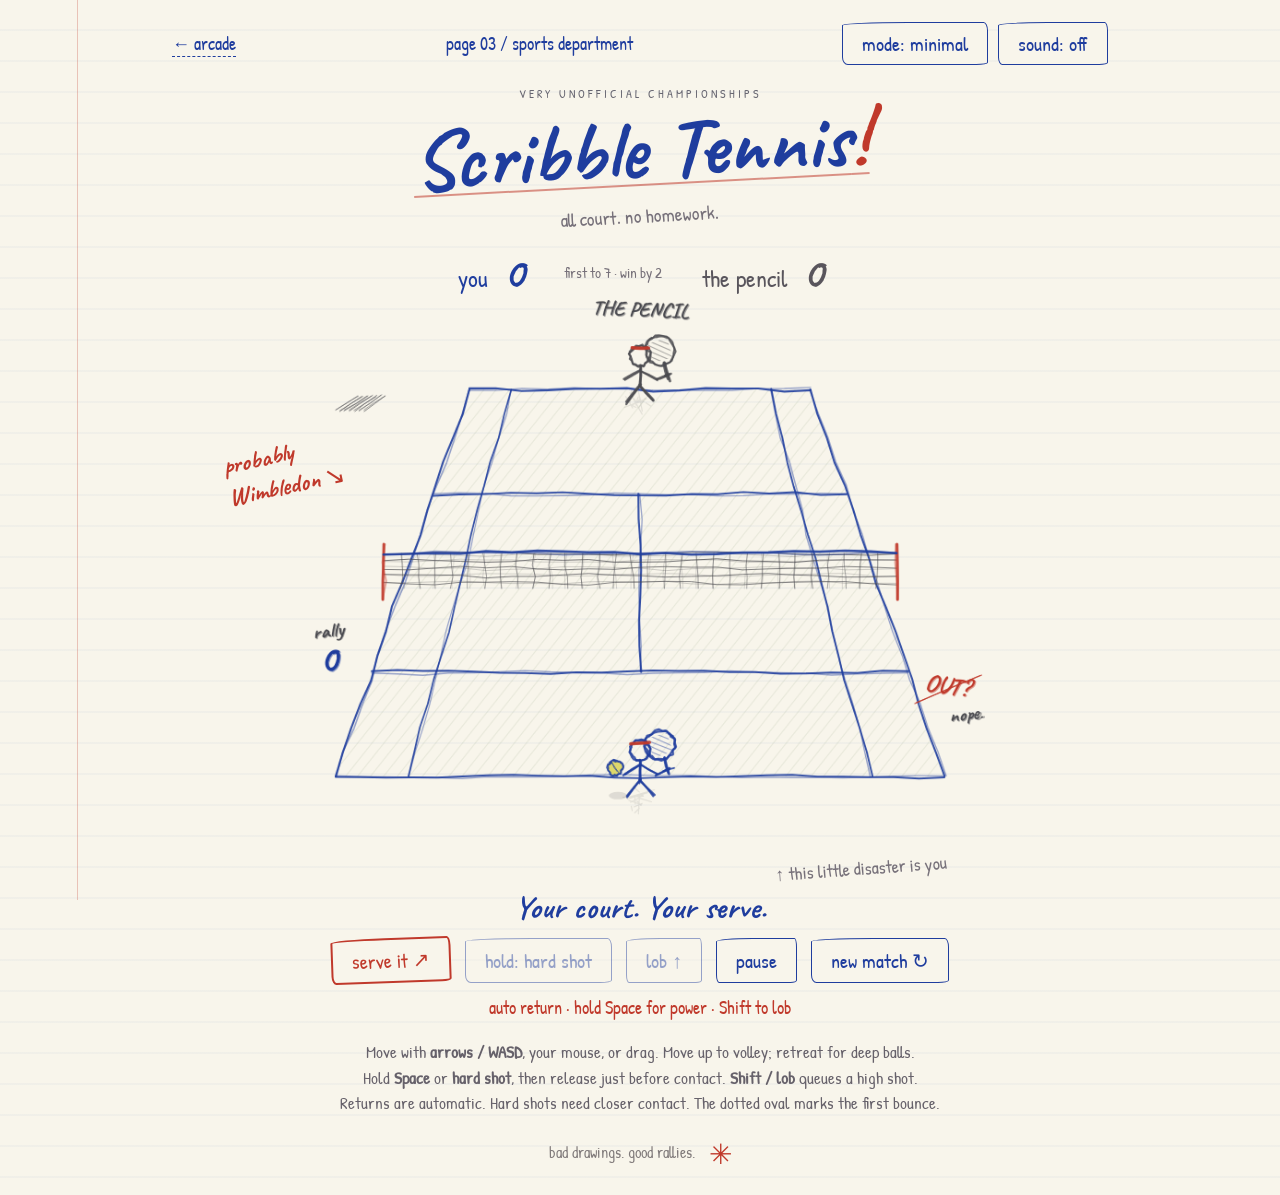
<file: games/tennis/index.html>
<!doctype html>
<html lang="en"><head><meta charset="utf-8"><meta name="viewport" content="width=device-width, initial-scale=1"><meta name="theme-color" content="#f8f5eb"><title>Scribble Tennis — Notebook Arcade</title><link rel="stylesheet" href="../../shared/fonts.css"><link rel="stylesheet" href="tennis.css?v=court-2"><script src="../../shared/ink.js" defer></script><script src="tennis.js?v=court-2" defer></script></head>
<body><main><header><a href="../../index.html">← arcade</a><span>page 03 / sports department</span><div class="view-controls"><button id="crowd" aria-pressed="false" aria-label="Show doodle crowd">mode: minimal</button><button id="sound" aria-pressed="false">sound: off</button></div></header>
<div class="title"><p>VERY UNOFFICIAL CHAMPIONSHIPS</p><h1>Scribble Tennis<span>!</span></h1><span class="note">all court. no homework.</span></div>
<section class="scoreboard" aria-label="Match score"><div>you <strong id="you">0</strong></div><p>first to 7 · win by 2</p><div>the pencil <strong id="pencil">0</strong></div></section>
<div class="court-wrap"><canvas id="court" width="900" height="650" tabindex="0" aria-label="Tennis court. Move with arrow keys or WASD. Returns are automatic. Hold and release Space for a hard shot. Shift queues a lob. Space serves. P pauses." aria-describedby="instructions"></canvas><span class="margin-note">probably<br>Wimbledon ↘</span><span class="bottom-note">↑ this little disaster is you</span></div>
<p id="status" role="status" aria-live="polite">Your court. Your serve.</p>
<div class="controls"><button id="serve" class="primary">serve it ↗</button><button id="hard" disabled>hold: hard shot</button><button id="lob" aria-pressed="false" disabled>lob ↑</button><button id="pause" aria-pressed="false">pause</button><button id="reset">new match ↻</button></div>
<p id="shot-hint" class="shot-hint">auto return · hold Space for power · Shift to lob</p>
<p id="instructions">Move with <b>arrows / WASD</b>, your mouse, or drag. Move up to volley; retreat for deep balls.<br>Hold <b>Space</b> or <b>hard shot</b>, then release just before contact. <b>Shift / lob</b> queues a high shot.<br>Returns are automatic. Hard shots need closer contact. The dotted oval marks the first bounce.</p>
<footer>bad drawings. good rallies. <span>✳</span></footer></main></body></html>
</file>
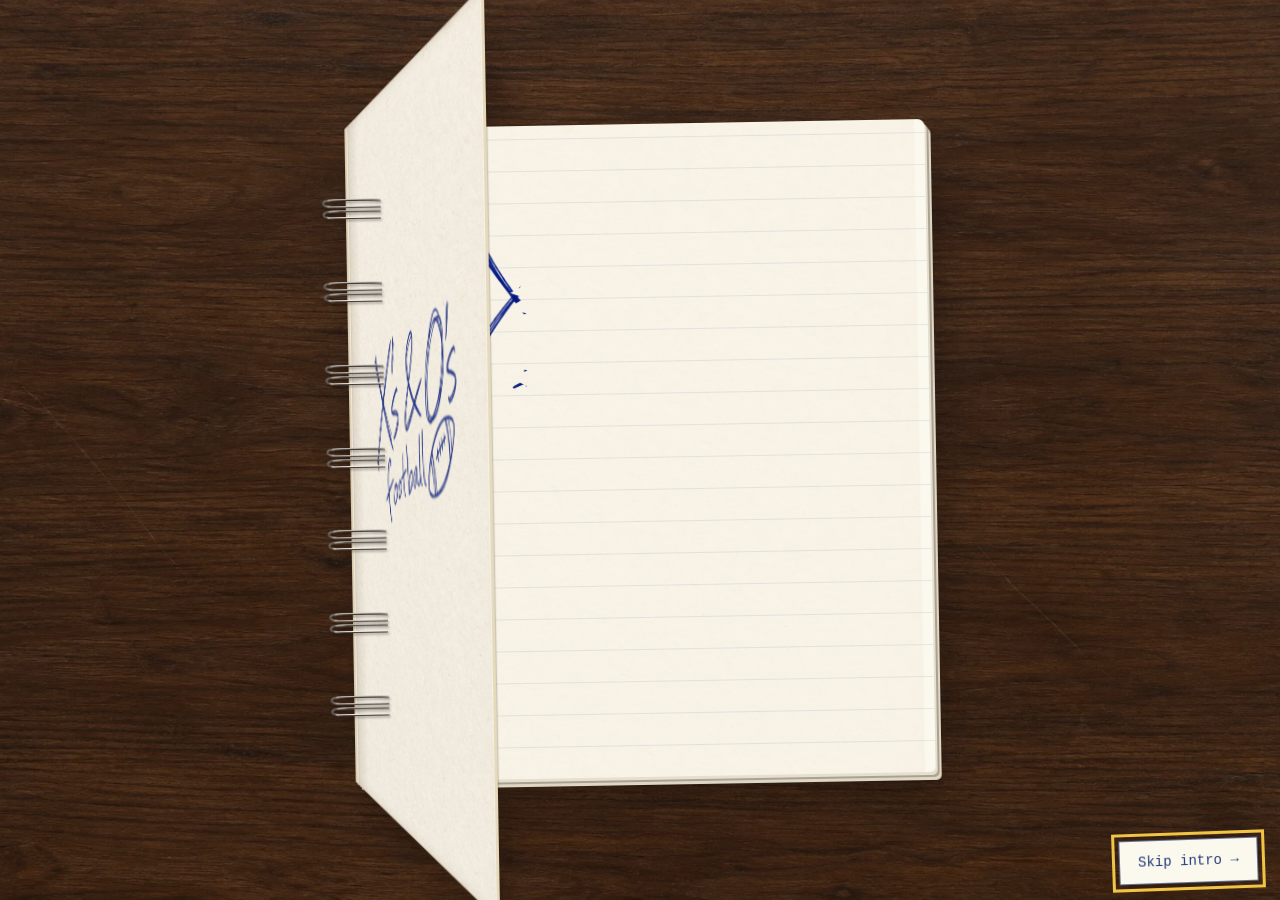
<file: games/xo-football/index.html>
<!doctype html>
<html lang="en"><head><meta charset="utf-8"><meta name="viewport" content="width=device-width,initial-scale=1"><title>X’s & O’s Football · Notebook League</title><link rel="stylesheet" href="../../shared/fonts.css"><link rel="stylesheet" href="league.css?v=performance-points-1"><link rel="stylesheet" href="opening.css?v=wood-background-2"></head>
<body><svg width="0" height="0" aria-hidden="true" style="position:absolute"><defs><filter id="pen-ink" color-interpolation-filters="sRGB"><feComponentTransfer><feFuncA type="linear" slope="2" intercept="-0.6"/></feComponentTransfer></filter></defs></svg>
<main class="notebook"><div class="menu-binding" aria-hidden="true"><span></span><span></span><span></span><span></span><span></span><span></span><span></span><span></span></div>
<header class="topbar"><a class="small-logo" href="#home" aria-label="Football menu"><img src="assets/logo-pen-v2.png" alt="X’s & O’s Football"></a><a class="arcade" href="../../index.html">← Notebook Arcade</a><nav aria-label="Football"><a href="#season">Squad</a><a href="#league">League</a><a class="menu-link" href="#home">Menu</a></nav></header>
<div class="masthead"><img src="assets/logo-pen-v2.png" alt="X’s & O’s Football"></div>
<div id="content"></div><footer><span id="save-note">Saved on this browser.</span></footer></main>
<dialog id="player-card" aria-labelledby="player-name"></dialog><dialog id="replay-dialog" aria-labelledby="replay-title"></dialog>
<script src="league.js?v=performance-points-1"></script><script src="pen.js?v=player-doodle-1"></script><script src="badges.js?v=generated-ink-1"></script><script src="replay.js?v=blue-red-players-1"></script><script src="clubhouse.js?v=performance-points-1"></script><script src="opening.js?v=each-visit-3"></script></body></html>
</file>
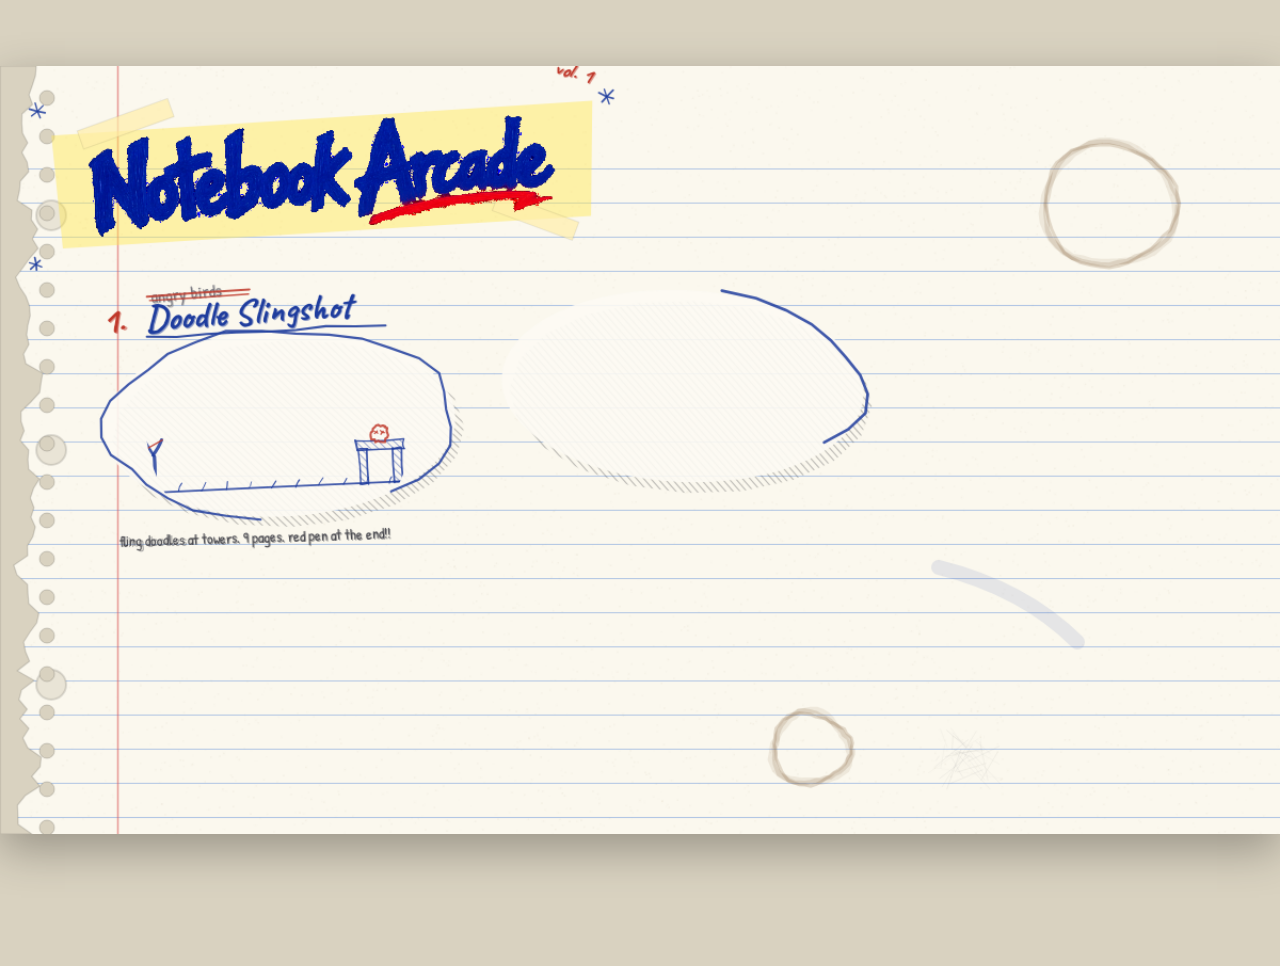
<file: doodle.html>
<!DOCTYPE html>
<html lang="en">
<head>
<meta charset="utf-8">
<meta name="viewport" content="width=device-width, initial-scale=1">
<link rel="icon" type="image/svg+xml" href="favicon.svg">
<title>Notebook Arcade</title>
<link href="https://fonts.googleapis.com/css2?family=Patrick+Hand&family=Caveat:wght@700&display=swap" rel="stylesheet">
<style>
  html, body { margin: 0; height: 100%; background: #d9d2c0; overflow: hidden; font-family: 'Patrick Hand', cursive; }
  #wrap { position: relative; width: 100vw; height: 100vh; }
  #stage { position: relative; width: 1200px; height: 720px; transform-origin: top left; }
  canvas { display: block; box-shadow: 0 14px 40px rgba(0,0,0,.3); }
</style>
</head>
<body>
<div id="wrap"><div id="stage"><canvas id="c" width="1200" height="720"></canvas></div></div>
<script src="shared/paper.js"></script>
<script src="shared/ink.js"></script>
<script>
const W = 1200, H = 720;
const canvas = document.getElementById('c'), ctx = canvas.getContext('2d');
const ink = NotebookInk(ctx); const { INK, RED, GRAPHITE } = ink;
const PEN_LT = '#9a9aa0', PEN_MD = '#7a7a82', PEN_DK = '#4a4a50', BROWN = '#8a5a2b', GREEN = '#6f9a5a', HILITE = 'rgba(255,230,80,.45)';
const stage = document.getElementById('stage');
function fit() { const s = Math.min(window.innerWidth / W, window.innerHeight / H); stage.style.transform = `scale(${s})`; stage.style.marginLeft = ((window.innerWidth - W * s) / 2) + 'px'; stage.style.marginTop = ((window.innerHeight - H * s) / 2) + 'px'; }
window.addEventListener('resize', fit); fit();

// the real wordmark, keyed onto the paper; drawn lettering if it hasn't loaded
let logoCut = null; { const im = new Image(); im.onload = () => { logoCut = keyOut(im); }; im.src = 'assets/notebook-arcade-wordmark-v2.webp'; }
function keyOut(img) { const c = document.createElement('canvas'); c.width = img.naturalWidth; c.height = img.naturalHeight; const g = c.getContext('2d'); g.drawImage(img, 0, 0); const im = g.getImageData(0, 0, c.width, c.height), d = im.data; let br = 0, bg = 0, bb = 0; for (const [px, py] of [[2, 2], [c.width - 3, 2], [2, c.height - 3], [c.width - 3, c.height - 3]]) { const i = (py * c.width + px) * 4; br += d[i] / 4; bg += d[i + 1] / 4; bb += d[i + 2] / 4; } for (let i = 0; i < d.length; i += 4) { const dist = Math.hypot(d[i] - br, d[i + 1] - bg, d[i + 2] - bb); d[i + 3] = Math.round(255 * Math.max(0, Math.min(1, (dist - 22) / 45))); } g.putImageData(im, 0, 0); return c; }

// ---------- sound ----------
const SFX = (() => {
  let ac, noiseBuf, master;
  function init() { if (ac) return; ac = new (window.AudioContext || window.webkitAudioContext)(); master = ac.createGain(); master.gain.value = 0.6; master.connect(ac.destination); noiseBuf = ac.createBuffer(1, ac.sampleRate * 2, ac.sampleRate); const d = noiseBuf.getChannelData(0); for (let i = 0; i < d.length; i++) d[i] = Math.random() * 2 - 1; }
  function noise(dur, vol, t, o = {}) { const n = ac.createBufferSource(); n.buffer = noiseBuf; const f = ac.createBiquadFilter(); f.type = o.type || 'bandpass'; f.Q.value = o.q || 1; f.frequency.setValueAtTime(o.f0 || 1000, t); if (o.f1) f.frequency.exponentialRampToValueAtTime(o.f1, t + dur); const g = ac.createGain(); g.gain.setValueAtTime(0.0001, t); g.gain.linearRampToValueAtTime(vol, t + (o.attack || 0.01)); g.gain.exponentialRampToValueAtTime(0.0001, t + dur); n.connect(f).connect(g).connect(master); n.start(t); n.stop(t + dur + 0.05); }
  return {
    flip() { try { init(); if (ac.state === 'suspended') ac.resume(); const t = ac.currentTime; noise(0.32, 0.3, t, { f0: 600, f1: 4500, q: 0.6, attack: 0.08 }); noise(0.18, 0.35, t + 0.22, { f0: 3500, f1: 500, q: 0.9 }); } catch (e) {} },
    tick() { try { init(); if (ac.state === 'suspended') ac.resume(); noise(0.03, 0.15, ac.currentTime, { f0: 2500, q: 5 }); } catch (e) {} },
    scratch() { try { init(); const t = ac.currentTime; for (let i = 0; i < 10; i++) noise(0.14, 0.045, t + i * 0.15, { f0: 2600 + Math.random() * 1400, q: 1.5, attack: 0.03 }); } catch (e) {} },
  };
})();

// ---------- the doodled page ----------
const paper = document.createElement('canvas'); paper.width = W; paper.height = H;
function buildPaper() {
  const g = paper.getContext('2d'); NotebookPaper.draw(g, W, H, 'ruled');
  // a torn-out page: ragged left edge where it came off the spiral, with the little fringe bits
  g.fillStyle = '#d9d2c0'; g.beginPath(); g.moveTo(0, 0);
  for (let y = 0; y <= H; y += 9) g.lineTo(16 + Math.random() * 14 + Math.sin(y * 0.05) * 5 + ((y / 36) % 2 < 1 ? 6 : 0), y);
  g.lineTo(0, H); g.closePath(); g.fill(); g.strokeStyle = 'rgba(0,0,0,.14)'; g.lineWidth = 1.2; g.stroke();
  for (let y = 30; y < H; y += 36) { g.fillStyle = '#d9d2c0'; g.beginPath(); g.arc(44, y, 7, 0, 7); g.fill(); g.strokeStyle = 'rgba(0,0,0,.16)'; g.lineWidth = 1; g.stroke(); }
  // coffee ring, a grease thumbprint, a smear where a hand dragged across wet ink
  const ring = (x, y, r) => { for (let k = 0; k < 3; k++) { g.strokeStyle = `rgba(110,70,30,${0.09 + k * 0.05})`; g.lineWidth = 6 - k * 1.5; g.beginPath(); for (let i = 0; i <= 44; i++) { const t = i / 44 * 6.283, rr = r + Math.sin(t * 3 + k) * 3 + (Math.random() - .5) * 2; i ? g.lineTo(x + Math.cos(t) * rr, y + Math.sin(t) * rr * 0.92) : g.moveTo(x + rr, y); } g.stroke(); } };
  ring(1040, 130, 62); ring(760, 640, 36);
  g.strokeStyle = 'rgba(31,61,158,.10)'; g.lineWidth = 14; g.lineCap = 'round'; g.beginPath(); g.moveTo(880, 470); g.quadraticCurveTo(960, 490, 1010, 540); g.stroke();
  for (let i = 0; i < 40; i++) { g.strokeStyle = `rgba(60,60,70,${Math.random() * 0.06})`; g.lineWidth = 1; g.beginPath(); g.moveTo(870 + Math.random() * 60, 620 + Math.random() * 50); g.lineTo(880 + Math.random() * 60, 630 + Math.random() * 50); g.stroke(); }
}

const GAMES = [
  { title: 'Doodle Slingshot', href: 'games/slingshot/index.html', cx: 262, cy: 335, w: 330, h: 175, rot: -0.04, above: 'angry birds', note: 'fling doodles at towers. 9 pages. red pen at the end!!', quip: "this one's got a BOSS", preview: previewSlingshot, color: INK },
  { title: "X's & O's Football", href: 'games/xo-football/index.html', cx: 640, cy: 300, w: 340, h: 180, rot: 0.05, above: 'retro bowl', note: 'draw the play, hike, throw, run. now with DEFENSE', quip: 'draw your own plays!!', preview: previewFootball, color: INK },
  { title: 'Doodle Ballpark', href: 'games/baseball/index.html', cx: 975, cy: 355, w: 320, h: 180, rot: -0.03, above: 'baseball 9', note: 'time the swing, pick the pitch, 3 innings vs the pencils', quip: 'home runs go 550 ft here', preview: previewBaseball, color: INK },
  { title: 'Eraser War', href: 'games/eraser-war/index.html', cx: 855, cy: 590, w: 290, h: 150, rot: -0.02, above: 'scorched earth', note: 'lob erasers over the hills. hits RUB OUT the ground. mind the wind', quip: 'the pencil talks trash', preview: previewEraser, color: INK },
  { title: 'Paper Football', href: 'games/paper-football/index.html', cx: 560, cy: 585, w: 290, h: 150, rot: 0.03, above: 'meh', note: 'flick the triangle. hang it off the edge. kick it through', quip: 'ok this one is kinda simple', preview: previewPaperFootball, color: INK },
];
let frame = 0, introT = 0, hover = -1, mouse = { x: -1, y: -1 }, trail = [], plane = { t: -1 }, leaving = -1, leaveT = 0, quipT = 0;
const rv = (s, d) => Math.max(0, Math.min(1, (introT - s) / d));

function inScene(g, x, y) { const dx = (x - g.cx) / (g.w / 2 + 14), dy = (y - g.cy) / (g.h / 2 + 30); return dx * dx + dy * dy <= 1; }

// ---------- pieces ----------
function blob(cx, cy, rx, ry, id, color, width, passes = 2, prog = 1) { // a loose scribbled loop, drawn twice like a pen going around again
  ctx.strokeStyle = color; ctx.lineCap = 'round';
  for (let p = 0; p < passes; p++) {
    if (prog < 1 && p > 0) break;
    ctx.lineWidth = width * (0.8 + ink.rnd(id + p) * 0.4); ctx.globalAlpha = 0.85; ctx.beginPath();
    const n = 34, stop = Math.round(n * prog + 2), st = ink.rnd(id + p * 3) * 6.28;
    for (let i = 0; i <= stop; i++) { const t = st + i / n * 6.283 * 1.06; const wob = 1 + Math.sin(t * 5 + id) * 0.04 + (ink.rnd(id * 7 + i + p * 50) - 0.5) * 0.05; const x = cx + Math.cos(t) * rx * wob + (p ? 3 : 0), y = cy + Math.sin(t) * ry * wob + (p ? -2 : 0); i ? ctx.lineTo(x, y) : ctx.moveTo(x, y); }
    ctx.stroke();
  }
  ctx.globalAlpha = 1;
}
function crossout(x, y, w, id) { ink.line(x - 4, y - 2, x + w + 4, y - 5, id, RED, 2, 1); ink.line(x - 2, y + 2, x + w + 2, y - 1, id + 1, RED, 1.4, 1); }
function arrow(pts, id, color = INK, width = 2) { ink.path(pts, id, color, width, 1); const a = pts[pts.length - 2], b = pts[pts.length - 1], ang = Math.atan2(b.y - a.y, b.x - a.x); ink.line(b.x, b.y, b.x - Math.cos(ang - 0.5) * 13, b.y - Math.sin(ang - 0.5) * 13, id + 90, color, width, 1); ink.line(b.x, b.y, b.x - Math.cos(ang + 0.5) * 13, b.y - Math.sin(ang + 0.5) * 13, id + 91, color, width, 1); }
function tape(x, y, w, rot) { ctx.save(); ctx.translate(x, y); ctx.rotate(rot); ctx.fillStyle = 'rgba(255,238,170,.7)'; ctx.fillRect(-w / 2, -9, w, 18); ctx.strokeStyle = 'rgba(0,0,0,.08)'; ctx.strokeRect(-w / 2, -9, w, 18); ctx.restore(); }
function star(x, y, r, id, color = INK) { for (let k = 0; k < 3; k++) { const a = k * Math.PI / 3 + 0.3; ink.line(x - Math.cos(a) * r, y - Math.sin(a) * r, x + Math.cos(a) * r, y + Math.sin(a) * r, id + k, color, 1.6, 1); } }

// ---------- the wordmark sticker ----------
function wordmark(prog) {
  ctx.save(); ctx.translate(300, 100); ctx.rotate(-0.045);
  // scribble patch behind it, like it was colored in with the side of a highlighter
  ctx.fillStyle = HILITE; ctx.globalAlpha = Math.min(1, prog * 2); ctx.beginPath(); ctx.moveTo(-250, -46); ctx.lineTo(258, -56); ctx.lineTo(252, 52); ctx.lineTo(-244, 60); ctx.closePath(); ctx.fill(); ctx.globalAlpha = 1;
  tape(-180, -54, 90, -0.3); tape(200, 50, 80, 0.4);
  if (logoCut) { ctx.globalAlpha = Math.max(0, Math.min(1, (prog - 0.2) / 0.5)); ctx.drawImage(logoCut, -240, -80, 480, 480 * logoCut.height / logoCut.width); ctx.globalAlpha = 1; }
  else { ink.setAlpha(Math.max(0, Math.min(1, (prog - 0.2) / 0.5))); ink.text('NOTEBOOK', 0, -8, { size: 72, color: INK }); ink.text('ARCADE', 6, 52, { size: 66, color: RED }); ink.setAlpha(1); }
  if (prog > 0.8) { star(-262, -70, 8, 20); star(272, -60, 7, 24); star(-270, 74, 6, 28); ink.text('vol. 1', 240, -78, { size: 20, color: RED, rot: 0.3 }); }
  ctx.restore();
}

// ---------- a game, doodled onto the page ----------
function drawScene(g, i) {
  const pr = rv(30 + i * 22, 40); if (pr <= 0) return;
  const hov = hover === i, lv = leaving === i ? Math.min(1, leaveT / 14) : 0;
  ctx.save(); ctx.translate(g.cx, g.cy); ctx.rotate(g.rot + (hov ? Math.sin(frame * 0.12) * 0.01 : 0)); if (lv) ctx.scale(1 + lv * 0.25, 1 + lv * 0.25);
  const rx = g.w / 2, ry = g.h / 2;
  // shadow hatch under the blob, then the paper patch, then the scene clipped inside
  ink.setAlpha(pr * 0.5); ink.hatch(Array.from({ length: 20 }, (_, k) => ({ x: 8 + Math.cos(k / 20 * 6.283) * rx, y: 10 + Math.sin(k / 20 * 6.283) * ry })), 400 + i, GRAPHITE, 5, 0.8, 0.35); ink.setAlpha(1);
  ctx.save(); ctx.beginPath(); ctx.ellipse(0, 0, rx, ry, 0, 0, 7); ctx.clip();
  ctx.fillStyle = 'rgba(253,251,244,.9)'; ctx.fillRect(-rx, -ry, rx * 2, ry * 2);
  const reveal = Math.max(0, (pr - 0.3) / 0.7); ctx.beginPath(); ctx.arc(0, 0, Math.max(1, reveal * (rx + 20)), 0, 7); ctx.clip();
  ctx.translate(-rx + 12, -ry + 10); g.preview(rx * 2 - 24, ry * 2 - 20, hov);
  ctx.restore();
  blob(0, 0, rx, ry, 300 + i * 3, hov ? RED : g.color, hov ? 3.2 : 2.4, 2, pr);
  if (hov) blob(0, 0, rx + 8, ry + 8, 310 + i * 3, RED, 1.2, 1, 1);
  // title, with what it was almost called crossed out above it
  if (pr > 0.6) {
    ink.text(g.above, -rx + 50, -ry - 30, { size: 16, color: PEN_MD, font: 'Patrick Hand', weight: 400, align: 'left', rot: -0.06 });
    crossout(-rx + 50, -ry - 34, g.above.length * 8, 330 + i);
    ink.text(g.title, -rx + 44, -ry - 30 + 26, { size: 34, color: hov ? RED : INK, align: 'left', rot: -0.03 });
    ink.longLine(-rx + 44, -ry + 2, -rx + 44 + Math.min(rx * 2 - 80, g.title.length * 14), -ry - 1, 340 + i, hov ? RED : INK, 1.8, 1, 1.4);
    ink.text(g.note, -rx + 10, ry + 22, { size: 14, color: PEN_DK, font: 'Patrick Hand', weight: 400, align: 'left', rot: 0.01 });
    ink.text(String(i + 1) + '.', -rx + 14, -ry - 4, { size: 34, color: RED, rot: -0.1 });
  }
  if (hov) { ink.text('PLAY THIS ONE', rx - 40, ry + 6, { size: 22, color: RED, rot: -0.12 }); arrow([{ x: rx - 60, y: ry + 22 }, { x: rx - 30, y: ry + 8 }, { x: rx - 12, y: ry - 12 }], 350 + i, RED, 2); }
  ctx.restore();
}

// ---------- living previews (drawn inside each blob) ----------
function previewSlingshot(w, h, hov) {
  const speed = hov ? 1.7 : 1, t = ((frame * speed) % 260) / 260, ground = h - 18;
  ink.line(6, ground, w - 6, ground, 200, INK, 2, 1); for (let x = 12; x < w; x += 22) ink.line(x, ground, x + 3, ground - 6, 201 + x, INK, 1, 1);
  ink.line(34, ground, 34, ground - 34, 202, INK, 3, 1); ink.line(34, ground - 34, 26, ground - 48, 203, INK, 3, 1); ink.line(34, ground - 34, 42, ground - 48, 204, INK, 3, 1);
  const tx = w - 60, fallen = t > 0.62, f = fallen ? Math.min(1, (t - 0.62) / 0.15) : 0;
  const blk = (x, y, bw, bh, ang, id) => { ctx.save(); ctx.translate(x, y); ctx.rotate(ang); const q = [{ x: -bw / 2, y: -bh / 2 }, { x: bw / 2, y: -bh / 2 }, { x: bw / 2, y: bh / 2 }, { x: -bw / 2, y: bh / 2 }]; ink.hatch(q, id, INK, 5, 0.8, 0.4); ink.poly(q, id, INK, 1.6, 1); ctx.restore(); };
  blk(tx - 16, ground - 16 + f * 4, 8, 32, f * 0.9, 210); blk(tx + 16, ground - 16 + f * 4, 8, 32, -f * 0.7, 211); blk(tx + f * 22, ground - 36 + f * 26, 44, 8, f * 0.6, 212);
  const mx = tx + f * 30, my = ground - 46 + f * 34; ink.circle(mx, my, 8, 213, RED, 1.8, 1); for (const ex of [-3, 3]) { ink.line(mx + ex - 1.5, my - 3, mx + ex + 1.5, my, 214 + ex, RED, 1.2, 1); ink.line(mx + ex + 1.5, my - 3, mx + ex - 1.5, my, 216 + ex, RED, 1.2, 1); }
  let bx = 34, by = ground - 44;
  if (t < 0.25) { const u = t / 0.25; bx = 34 - u * 22; by = ground - 44 + u * 12; ink.line(26, ground - 48, bx, by, 220, RED, 1.5, 1); ink.line(42, ground - 48, bx, by, 221, RED, 1.5, 1); }
  else if (t < 0.62) { const u = (t - 0.25) / 0.37; bx = 12 + (tx - 12) * u; by = ground - 32 - Math.sin(u * Math.PI) * 70; ctx.fillStyle = INK; ctx.globalAlpha = 0.3; for (let k = 0; k < 8; k++) { const uu = u * k / 8; ctx.beginPath(); ctx.arc(12 + (tx - 12) * uu, ground - 32 - Math.sin(uu * Math.PI) * 70, 1.5, 0, 7); ctx.fill(); } ctx.globalAlpha = 1; }
  else { bx = tx + 8 + f * 10; by = ground - 10; }
  ink.circle(bx, by, 8, 222, INK, 2, 1); ctx.fillStyle = INK; ctx.beginPath(); ctx.arc(bx - 3, by - 2, 1.2, 0, 7); ctx.arc(bx + 3, by - 2, 1.2, 0, 7); ctx.fill(); ink.line(bx - 5, by - 6, bx - 2, by - 4, 223, INK, 1.2, 1); ink.line(bx + 5, by - 6, bx + 2, by - 4, 224, INK, 1.2, 1);
  if (fallen && f >= 1) ink.text('+100', tx + 10, ground - 62, { size: 16, color: RED, rot: -0.1, alpha: 1 - (t - 0.77) / 0.23 });
}
function previewFootball(w, h, hov) {
  const speed = hov ? 1.6 : 1, t = ((frame * speed) % 300) / 300;
  for (let y = 18; y < h; y += 28) ink.line(10, y, w - 10, y, 240 + y, INK, 1, 1);
  ink.line(10, 6, 10, h - 6, 241, INK, 2, 1); ink.line(w - 10, 6, w - 10, h - 6, 242, INK, 2, 1);
  const los = h - 52; ink.line(10, los, w - 10, los, 243, INK, 1.6, 1); ink.line(10, los - 40, w - 10, los - 40, 244, RED, 1.6, 1);
  const O = (x, y, id) => ink.circle(x, y, 7, id, INK, 2, 1), X = (x, y, id) => { ink.line(x - 5, y - 5, x + 5, y + 5, id, PEN_DK, 2, 1); ink.line(x + 5, y - 5, x - 5, y + 5, id + 1, PEN_DK, 2, 1); };
  [[w / 2 - 22, los + 8], [w / 2, los + 8], [w / 2 + 22, los + 8], [w / 2, los + 28], [w / 2, los + 46]].forEach(([x, y], k) => O(x, y, 250 + k));
  [[w / 2 - 22, los - 12], [w / 2, los - 12], [w / 2 + 22, los - 12], [w / 2 + 30, los - 40]].forEach(([x, y], k) => X(x, y, 260 + k * 2));
  const rx = w - 44, ry = los + 8, route = [{ x: rx, y: ry }, { x: rx, y: ry - 56 }, { x: rx - 70, y: ry - 100 }], draw = Math.min(1, t / 0.3);
  ink.line(route[0].x, route[0].y - 8, route[1].x, route[1].y, 270, INK, 2, 1, draw * 2); ink.line(route[1].x, route[1].y, route[2].x, route[2].y, 271, INK, 2, 1, draw * 2 - 1);
  if (draw >= 1) { ink.line(route[2].x, route[2].y, route[2].x + 9, route[2].y - 2, 272, INK, 2, 1); ink.line(route[2].x, route[2].y, route[2].x + 4, route[2].y + 9, 273, INK, 2, 1); }
  let px = rx, py = ry, cx = rx, cy = ry - 26;
  if (t > 0.38) { const u = Math.min(1, (t - 0.38) / 0.45), seg = u < 0.5 ? 0 : 1, lu = seg ? (u - 0.5) * 2 : u * 2, a = route[seg], b = route[seg + 1]; px = a.x + (b.x - a.x) * lu; py = a.y + (b.y - a.y) * lu; cx = px + 4 + (1 - u) * 6; cy = py - 22 + u * 12; }
  O(px, py, 280); X(cx, cy, 282);
  if (t > 0.55 && t < 0.83) { const u = (t - 0.55) / 0.28, qx = w / 2, qy = los + 28, bx = qx + (px - qx) * u, by = qy + (py - qy) * u - Math.sin(u * Math.PI) * 30; ctx.fillStyle = BROWN; ctx.beginPath(); ctx.ellipse(bx, by, 5, 3, 0.5, 0, 7); ctx.fill(); }
  if (t > 0.86) ink.text('catch!', px - 20, py - 16, { size: 15, color: INK, font: 'Patrick Hand', weight: 400, rot: -0.1 });
}
function previewBaseball(w, h, hov) {
  const speed = hov ? 1.6 : 1, t = ((frame * speed) % 280) / 280, hx = w / 2, hy = h - 22, d = 44;
  ink.poly([{ x: hx, y: hy }, { x: hx + d, y: hy - d }, { x: hx, y: hy - 2 * d }, { x: hx - d, y: hy - d }], 300, INK, 1.6, 1);
  ctx.strokeStyle = INK; ctx.globalAlpha = 0.8; ctx.lineWidth = 1.6; ctx.beginPath(); ctx.arc(hx, hy, d * 2.5, -2.36, -0.78); ctx.stroke(); ctx.globalAlpha = 1;
  ink.circle(hx, hy - d - 8, 5, 301, BROWN, 1.3, 1);
  let bx = hx, by = hy - d - 8; const swing = t > 0.42 && t < 0.52;
  if (t < 0.42) { const u = t / 0.42; by = hy - d - 8 + (hy - 6 - (hy - d - 8)) * Math.pow(u, 1.3); }
  else if (t < 0.85) { const u = (t - 0.42) / 0.43; bx = hx + u * 70; by = hy - 6 - u * (2.3 * d) - Math.sin(u * Math.PI) * 40; ctx.fillStyle = INK; ctx.globalAlpha = 0.3; for (let k = 0; k < 8; k++) { const uu = u * k / 8; ctx.beginPath(); ctx.arc(hx + uu * 70, hy - 6 - uu * (2.3 * d) - Math.sin(uu * Math.PI) * 40, 1.4, 0, 7); ctx.fill(); } ctx.globalAlpha = 1; }
  else bx = -50;
  const ang = swing ? -2.4 + ((t - 0.42) / 0.1) * 2.6 : (t >= 0.52 ? 0.3 : -2.4);
  ink.circle(hx - 18, hy + 2, 6, 302, INK, 2, 1); ink.line(hx - 12, hy - 2, hx - 12 + Math.cos(ang) * 26, hy - 2 + Math.sin(ang) * 26, 303, INK, 3, 1);
  if (bx > -20) { ctx.fillStyle = '#fbf8ee'; ctx.strokeStyle = PEN_DK; ctx.lineWidth = 1; ctx.beginPath(); ctx.arc(bx, by, 4, 0, 7); ctx.fill(); ctx.stroke(); }
  if (t > 0.5 && t < 0.62) ink.text('CRACK!', hx + 30, hy - 40, { size: 18, color: RED, rot: -0.15 });
  if (t >= 0.86) ink.text('HOME RUN!', hx, 34, { size: 22, color: INK, rot: -0.06, alpha: 1 - (t - 0.86) / 0.14 });
}
function previewPaperFootball(w, h, hov) {
  const speed = hov ? 1.6 : 1, t = ((frame * speed) % 240) / 240, edge = w - 40;
  ink.line(14, 16, edge, 16, 320, INK, 2.4, 1); ink.line(14, h - 16, edge, h - 16, 321, INK, 2.4, 1); ink.line(edge, 16, edge, h - 16, 322, INK, 3, 1);
  for (let x = 40; x < edge; x += 34) ink.line(x, 20, x, h - 20, 323 + x, INK, 0.8, 1);
  ink.line(edge, h / 2 - 22, edge, h / 2 + 22, 330, PEN_DK, 2, 1); ink.line(edge, h / 2 - 22, edge + 26, h / 2 - 26, 331, PEN_DK, 2, 1); ink.line(edge, h / 2 + 22, edge + 26, h / 2 + 26, 332, PEN_DK, 2, 1);
  const u = Math.min(1, t / 0.6), ease = 1 - Math.pow(1 - u, 2.2), x = 40 + (edge - 40 - 6) * ease, y = h / 2 + Math.sin(u * 4) * 6;
  ctx.save(); ctx.translate(x, y); ctx.rotate(u * 6); ctx.fillStyle = '#fbf8ee'; ctx.beginPath(); ctx.moveTo(-14, -9); ctx.lineTo(14, 0); ctx.lineTo(-14, 9); ctx.closePath(); ctx.fill(); ink.poly([{ x: -14, y: -9 }, { x: 14, y: 0 }, { x: -14, y: 9 }], 340, INK, 1.8, 1); ink.line(-12, 0, 10, 0, 341, PEN_MD, 1, 1); ctx.restore();
  ctx.fillStyle = INK; ctx.globalAlpha = 0.3; for (let k = 0; k < 10; k += 2) { const uu = u * k / 10, e2 = 1 - Math.pow(1 - uu, 2.2); ctx.beginPath(); ctx.arc(40 + (edge - 40 - 6) * e2, h / 2 + Math.sin(uu * 4) * 6, 1.4, 0, 7); ctx.fill(); } ctx.globalAlpha = 1;
  if (t > 0.66) ink.text('TOUCHDOWN!', w / 2 - 20, h / 2 - 32, { size: 22, color: INK, rot: -0.05, alpha: Math.min(1, (t - 0.66) / 0.1) * (t > 0.92 ? (1 - t) / 0.08 : 1) });
}

// ---------- margins: the mascot with a sign, notes, tallies, the pencils' crest ----------
function previewEraser(w, h, hov) {
  const speed = hov ? 1.6 : 1, t = ((frame * speed) % 240) / 240;
  const gy = x => h - 40 + Math.sin(x / 50) * 8 - Math.exp(-Math.pow((x - w / 2) / 40, 2)) * 22;
  const hit = t > 0.55, bite = hit ? Math.min(1, (t - 0.55) / 0.08) : 0, px = w - 58;
  // far hills, then the playable hills in pencil with a bite rubbed out after the hit
  ctx.strokeStyle = PEN_MD; ctx.globalAlpha = 0.4; ctx.lineWidth = 1; ctx.beginPath(); for (let x = 0; x <= w; x += 6) { const y = h - 78 - Math.abs(Math.sin(x / 60 + 1)) * 34; x ? ctx.lineTo(x, y) : ctx.moveTo(x, y); } ctx.stroke();
  ctx.strokeStyle = PEN_DK; ctx.lineWidth = 1.6; ctx.globalAlpha = 0.8; ctx.beginPath();
  for (let x = 4; x <= w - 4; x += 4) { let y = gy(x); const d = Math.abs(x - px); if (bite && d < 24) y += Math.sqrt(24 * 24 - d * d) * 0.8 * bite; x === 4 ? ctx.moveTo(x, y) : ctx.lineTo(x, y); } ctx.stroke();
  ctx.globalAlpha = 0.18; for (let x = 8; x < w; x += 7) { ctx.beginPath(); ctx.moveTo(x, gy(x) + 3); ctx.lineTo(x + 4, gy(x) + 12); ctx.stroke(); } ctx.globalAlpha = 1;
  // the kid (ink) at left, winding up then throwing
  const kx = 48, ky = gy(48);
  ink.circle(kx, ky - 30, 8, 400, INK, 1.8, 1); ink.line(kx, ky - 22, kx, ky - 8, 401, INK, 2, 1); ink.line(kx, ky - 8, kx - 6, ky, 402, INK, 2, 1); ink.line(kx, ky - 8, kx + 6, ky, 403, INK, 2, 1); ink.line(kx - 8, ky - 34, kx + 8, ky - 34, 404, RED, 1.6, 1);
  const armA = t < 0.12 ? -2.4 + t / 0.12 * 1.6 : -0.8; ink.line(kx, ky - 18, kx + Math.cos(armA) * 14, ky - 18 + Math.sin(armA) * 14, 405, INK, 2, 1);
  // the pencil at right, sinking into the crater when hit
  const py = gy(px) + (hit ? 12 * bite : 0);
  ctx.fillStyle = '#fbf8ee'; ctx.fillRect(px - 5, py - 34, 10, 26); ink.poly([{ x: px - 5, y: py - 8 }, { x: px - 5, y: py - 34 }, { x: px + 5, y: py - 34 }, { x: px + 5, y: py - 8 }], 410, PEN_DK, 1.6, 1); ink.poly([{ x: px - 5, y: py - 34 }, { x: px, y: py - 44 }, { x: px + 5, y: py - 34 }], 411, PEN_DK, 1.4, 1); ctx.fillStyle = '#efb7c3'; ctx.fillRect(px - 5, py - 8, 10, 6); ink.line(px - 4, py - 2, px - 8, py + 2, 412, PEN_DK, 1.4, 1); ink.line(px + 4, py - 2, px + 8, py + 2, 413, PEN_DK, 1.4, 1);
  ctx.fillStyle = PEN_DK; ctx.beginPath(); ctx.arc(px - 2, py - 24, 1, 0, 7); ctx.arc(px + 2, py - 24, 1, 0, 7); ctx.fill(); if (hit) ink.circle(px, py - 18, 2, 414, PEN_DK, 1, 1); else ink.line(px - 3, py - 18, px + 3, py - 19, 415, PEN_DK, 1, 1);
  // the eraser in flight, with a dotted arc behind it
  if (t >= 0.12 && t < 0.55) { const u = (t - 0.12) / 0.43; const ex = kx + 14 + (px - kx - 14) * u, ey = ky - 30 - Math.sin(u * Math.PI) * 60; ctx.fillStyle = INK; ctx.globalAlpha = 0.3; for (let k = 0; k < 8; k++) { const uu = u * k / 8; ctx.beginPath(); ctx.arc(kx + 14 + (px - kx - 14) * uu, ky - 30 - Math.sin(uu * Math.PI) * 60, 1.3, 0, 7); ctx.fill(); } ctx.globalAlpha = 1; ctx.save(); ctx.translate(ex, ey); ctx.rotate(u * 6); ctx.fillStyle = '#efb7c3'; ctx.fillRect(-7, -4, 14, 8); ctx.strokeStyle = INK; ctx.lineWidth = 1.2; ctx.strokeRect(-7, -4, 14, 8); ctx.restore(); }
  if (hit) { const a = Math.min(1, (t - 0.55) / 0.08) * (t > 0.9 ? (1 - t) / 0.1 : 1); ink.text('WHAM!', px - 30, py - 60, { size: 22, color: RED, rot: -0.12, alpha: a }); ctx.fillStyle = '#efb7c3'; ctx.globalAlpha = a * 0.9; for (let k = 0; k < 8; k++) { const ang = k / 8 * 6.28; ctx.fillRect(px + Math.cos(ang) * (10 + bite * 22) - 2, py - 10 + Math.sin(ang) * (6 + bite * 12), 4, 2); } ctx.globalAlpha = 1; }
  // a windsock on the middle hill
  ink.line(w / 2, gy(w / 2), w / 2, gy(w / 2) - 26, 420, PEN_DK, 1.2, 1); ink.poly([{ x: w / 2, y: gy(w / 2) - 26 }, { x: w / 2 + 16, y: gy(w / 2) - 20 + Math.sin(frame * 0.2) }, { x: w / 2, y: gy(w / 2) - 18 }], 421, RED, 1.2, 1);
}
function drawFan(x, baseY, mood) {
  const col = PEN_MD, w = 1.6, id = 5000 + (mood ? Math.floor(frame / 8) % 3 * 40 : 0);
  ink.circle(x, baseY, 13, id, col, 2, 1);
  for (const ex of [-5, 5]) { ctx.fillStyle = PEN_DK; ctx.beginPath(); ctx.arc(x + ex, baseY - 3, 1.6, 0, 7); ctx.fill(); }
  if (mood) { ink.line(x - 5, baseY + 3, x, baseY + 8, id + 3, col, 1.3, 1); ink.line(x, baseY + 8, x + 5, baseY + 3, id + 4, col, 1.3, 1); } else ink.line(x - 4, baseY + 5, x + 4, baseY + 6, id + 3, col, 1.3, 1);
  ink.line(x, baseY + 13, x, baseY + 36, id + 6, col, w, 1);
  ink.line(x, baseY + 36, x - 9, baseY + 52, id + 7, col, w, 1); ink.line(x, baseY + 36, x + 9, baseY + 52, id + 8, col, w, 1);
  ink.line(x - 9, baseY + 52, x - 14, baseY + 52, id + 9, col, w, 1); ink.line(x + 9, baseY + 52, x + 14, baseY + 52, id + 10, col, w, 1);
  const sh = { x, y: baseY + 19 };
  // a sign on a stick
  ink.line(sh.x, sh.y, x + 22, baseY + 4, id + 11, col, w, 1); ink.line(x + 22, baseY + 4, x + 22, baseY - 44, id + 12, col, 1.6, 1);
  ctx.fillStyle = '#fbf8ee'; ctx.fillRect(x - 6, baseY - 84, 84, 42); ink.poly([{ x: x - 6, y: baseY - 84 }, { x: x + 78, y: baseY - 84 }, { x: x + 78, y: baseY - 42 }, { x: x - 6, y: baseY - 42 }], id + 13, PEN_DK, 1.6, 1);
  ink.text(mood ? 'THAT ONE!' : 'PICK ONE', x + 36, baseY - 56, { size: 20, color: RED, rot: -0.05 });
  if (mood) { const a2y = baseY - 6 + Math.sin(frame * 0.35) * 6; ink.line(sh.x, sh.y, x - 18, a2y, id + 14, col, w, 1); } else ink.line(sh.x, sh.y, x - 14, baseY + 31, id + 14, col, w, 1);
}
function drawMargins() {
  const pr = rv(120, 40); if (pr <= 0) return; ink.setAlpha(pr);
  // to-do list gone off the rails
  const nx = 1030, ny = 508;
  ink.text('to do:', nx, ny, { size: 20, color: PEN_DK, font: 'Patrick Hand', weight: 400, align: 'left', rot: -0.04 });
  [['math hw', true], ['beat the pencils', false], ['call mom', true], ['stop doodling', true]].forEach(([t, done], k) => { const y = ny + 26 + k * 24; ink.poly([{ x: nx, y: y - 12 }, { x: nx + 12, y: y - 12 }, { x: nx + 12, y }, { x: nx, y }], 600 + k * 5, PEN_MD, 1.2, 1); if (done) { ink.line(nx + 2, y - 6, nx + 6, y - 1, 605 + k * 5, INK, 2, 1); ink.line(nx + 6, y - 1, nx + 14, y - 14, 606 + k * 5, INK, 2, 1); } ink.text(t, nx + 20, y - 1, { size: 16, color: done ? PEN_LT : PEN_DK, font: 'Patrick Hand', weight: 400, align: 'left' }); if (done && k === 3) crossout(nx + 20, y - 4, 96, 640); });
  // the pencils: a shield with crossed pencils, and the season record in tally marks
  const sx = 1090, sy = 230;
  ink.poly([{ x: sx - 34, y: sy - 30 }, { x: sx + 34, y: sy - 30 }, { x: sx + 30, y: sy + 16 }, { x: sx, y: sy + 40 }, { x: sx - 30, y: sy + 16 }], 650, PEN_DK, 2, 2);
  ink.line(sx - 20, sy - 18, sx + 18, sy + 22, 655, PEN_DK, 3, 1); ink.line(sx + 20, sy - 18, sx - 18, sy + 22, 656, PEN_DK, 3, 1); ink.line(sx - 20, sy - 18, sx - 24, sy - 26, 657, RED, 2, 1); ink.line(sx + 20, sy - 18, sx + 24, sy - 26, 658, RED, 2, 1);
  ink.text('THE PENCILS', sx, sy - 40, { size: 16, color: PEN_DK, rot: 0.04 }); ink.text('(boo)', sx + 48, sy - 2, { size: 14, color: RED, font: 'Patrick Hand', weight: 400, rot: 0.2 });
  ink.text('record vs them:', sx - 60, sy + 70, { size: 14, color: PEN_MD, font: 'Patrick Hand', weight: 400, align: 'left' });
  for (let k = 0; k < 7; k++) { const tx = sx - 56 + k * 9 + (k >= 5 ? 8 : 0); ink.line(tx, sy + 80, tx + 1, sy + 96, 660 + k, INK, 1.8, 1); if (k === 4) ink.line(sx - 58, sy + 94, sx - 18, sy + 82, 668, INK, 1.8, 1); }
  ink.text('W', sx + 22, sy + 94, { size: 14, color: PEN_MD, font: 'Patrick Hand', weight: 400 });
  // random doodles: a sun, a rocket, a smiley, "GO TEAM"
  ink.circle(1150, 62, 16, 670, INK, 1.8, 1); for (let k = 0; k < 8; k++) { const a = k / 8 * 6.283; ink.line(1150 + Math.cos(a) * 22, 62 + Math.sin(a) * 22, 1150 + Math.cos(a) * 32, 62 + Math.sin(a) * 32, 671 + k, INK, 1.4, 1); }
  ink.text('GO TEAM!!!', 880, 160, { size: 24, color: RED, rot: -0.18 }); ink.longLine(842, 170, 950, 146, 680, RED, 1.6, 1, 1.5);
  ink.poly([{ x: 1130, y: 640 }, { x: 1150, y: 600 }, { x: 1170, y: 640 }, { x: 1150, y: 650 }], 690, INK, 1.6, 1); ink.line(1150, 650, 1146, 668, 691, RED, 2, 1); ink.line(1150, 650, 1154, 668, 692, RED, 2, 1);
  ink.text('next page?', 1110, 690, { size: 18, color: PEN_MD, font: 'Patrick Hand', weight: 400, rot: 0.05 });
  ink.setAlpha(1);
  // the start-here arrows that lead you around the page
  const ap = rv(150, 40);
  if (ap > 0) { ink.setAlpha(ap); ink.text('start here', 84, 222, { size: 18, color: RED, font: 'Patrick Hand', weight: 400, rot: -0.15 }); arrow([{ x: 100, y: 228 }, { x: 108, y: 240 }, { x: 112, y: 250 }], 700, RED, 1.8); arrow([{ x: 430, y: 300 }, { x: 460, y: 280 }, { x: 468, y: 290 }], 702, RED, 1.6); arrow([{ x: 815, y: 290 }, { x: 812, y: 320 }, { x: 822, y: 328 }], 704, RED, 1.6); arrow([{ x: 970, y: 470 }, { x: 800, y: 560 }, { x: 720, y: 566 }], 706, PEN_MD, 1.4); ink.text('then this', 850, 545, { size: 15, color: PEN_MD, font: 'Patrick Hand', weight: 400, rot: -0.3 }); ink.setAlpha(1); }
}

// ---------- ambient: pencil trail, a paper plane ----------
function drawTrail() {
  trail = trail.filter(p => --p.life > 0); if (trail.length < 2) return;
  ctx.strokeStyle = GRAPHITE; ctx.lineCap = 'round'; ctx.lineJoin = 'round';
  for (let i = 1; i < trail.length; i++) { ctx.globalAlpha = Math.min(0.5, trail[i].life / 60 * 0.5); ctx.lineWidth = 1 + trail[i].life / 60; ctx.beginPath(); ctx.moveTo(trail[i - 1].x, trail[i - 1].y); ctx.lineTo(trail[i].x, trail[i].y); ctx.stroke(); }
  ctx.globalAlpha = 1;
}
function drawPlane() {
  if (plane.t < 0) { if (frame > 600 && frame % 1100 === 0) plane.t = 0; return; }
  plane.t++; const u = plane.t / 320; if (u > 1) { plane.t = -1; return; }
  const x = -40 + u * (W + 80), y = 210 + Math.sin(u * 4) * 40 + u * 60, ang = Math.cos(u * 4) * 0.35 + 0.15;
  ctx.fillStyle = INK; ctx.globalAlpha = 0.25; for (let k = 1; k < 14; k++) { const uu = u - k * 0.012; if (uu < 0) break; ctx.beginPath(); ctx.arc(-40 + uu * (W + 80), 210 + Math.sin(uu * 4) * 40 + uu * 60, 1.4, 0, 7); ctx.fill(); } ctx.globalAlpha = 1;
  ctx.save(); ctx.translate(x, y); ctx.rotate(ang); ctx.fillStyle = '#fbf8ee'; ctx.beginPath(); ctx.moveTo(-18, -8); ctx.lineTo(20, 0); ctx.lineTo(-18, 8); ctx.lineTo(-10, 0); ctx.closePath(); ctx.fill(); ink.poly([{ x: -18, y: -8 }, { x: 20, y: 0 }, { x: -18, y: 8 }, { x: -10, y: 0 }], 800, INK, 1.6, 1); ink.line(-10, 0, 20, 0, 801, PEN_MD, 1, 1); ctx.restore();
}

// ---------- input ----------
function pos(e) { const r = canvas.getBoundingClientRect(); const t = e.touches ? e.touches[0] : e; return { x: (t.clientX - r.left) * W / r.width, y: (t.clientY - r.top) * H / r.height }; }
canvas.addEventListener('mousemove', e => {
  const p = pos(e); if (mouse.x >= 0 && Math.hypot(p.x - mouse.x, p.y - mouse.y) > 2) trail.push({ x: p.x, y: p.y, life: 60 }); mouse = p;
  const h = GAMES.findIndex(g => inScene(g, p.x, p.y)); if (h !== hover) { hover = h; if (h >= 0) { SFX.tick(); quipT = 0; } }
  canvas.style.cursor = hover >= 0 ? 'pointer' : 'default';
});
canvas.addEventListener('mouseleave', () => { hover = -1; mouse = { x: -1, y: -1 }; });
function onDown(e) { const p = pos(e); const i = GAMES.findIndex(g => inScene(g, p.x, p.y)); if (i >= 0 && leaving < 0) { leaving = i; leaveT = 0; SFX.flip(); setTimeout(() => { location.href = GAMES[i].href; }, 260); e.preventDefault(); } }
canvas.addEventListener('mousedown', onDown); canvas.addEventListener('touchstart', onDown, { passive: false });

// ---------- loop ----------
buildPaper(); setTimeout(() => SFX.scratch(), 300);
function tick() {
  frame++; if (introT < 260) introT++; if (leaving >= 0) leaveT++; quipT++;
  ctx.drawImage(paper, 0, 0);
  wordmark(rv(0, 50));
  drawMargins();
  GAMES.forEach((g, i) => { if (i !== hover) drawScene(g, i); }); if (hover >= 0) drawScene(GAMES[hover], hover);
  if (introT > 100) { drawFan(150, 590, hover >= 0); if (hover >= 0 && quipT > 10) ink.text(GAMES[hover].quip, 160, 672, { size: 18, color: PEN_DK, font: 'Patrick Hand', weight: 400, rot: -0.04, alpha: Math.min(1, (quipT - 10) / 15) }); }
  drawPlane(); drawTrail();
  // white flash as you leave for a game, like a page turning
  if (leaving >= 0) { ctx.fillStyle = `rgba(253,251,244,${Math.min(1, leaveT / 16)})`; ctx.fillRect(0, 0, W, H); }
  requestAnimationFrame(tick);
}
tick();
</script>
</body>
</html>
</file>
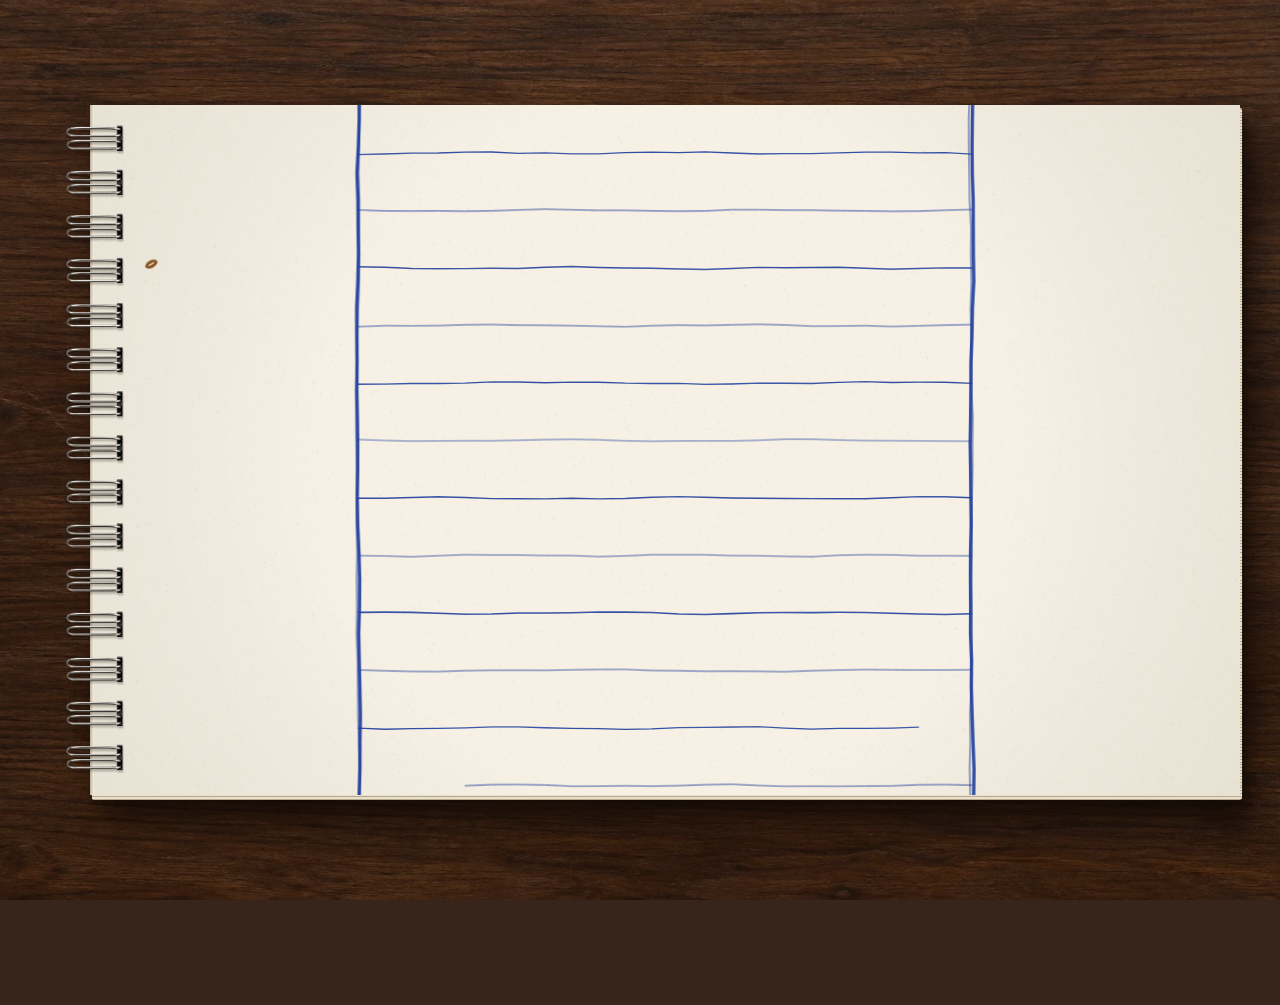
<file: games/xo-football/play.html>
<!DOCTYPE html>
<html lang="en">
<head>
<meta charset="utf-8">
<meta name="viewport" content="width=device-width, initial-scale=1, viewport-fit=cover">
<title>X's and O's Football</title>
<link href="../../shared/fonts.css" rel="stylesheet">
<style>
  html, body { margin: 0; height: 100%; background: #37251b; overflow: hidden; font-family: 'Patrick Hand', cursive; }
  body { background: linear-gradient(#160c0630,#160c0645), url('../../assets/student-desk-v1.webp') center / cover no-repeat; }
  #wrap { position: relative; width: 100vw; height: 100vh; }
  #stage { position: relative; width: 1200px; height: 720px; transform-origin: top left; }
  #stage { isolation:isolate; box-shadow: 3px 5px 4px #100905a6, 10px 20px 18px #1009058c, 20px 35px 48px #10090599; }
  #stage:before { content:""; position:absolute; inset:3px -2px -5px 2px; z-index:-1; background:repeating-linear-gradient(0deg,#b5aa92 0 1px,#e9dfca 1px 3px); border-radius:1px 2px 3px 2px; }
  #binding { position:absolute; left:-48px; top:14px; width:82px; height:692px; display:flex; flex-direction:column; justify-content:space-around; pointer-events:none; z-index:3; }
  #binding span { display:block; width:82px; height:40px; flex-shrink:0; transform:scaleX(.72); transform-origin:right center; background:url('../../assets/notebook-wire-v1.png') -18px -24px / 120px 80px no-repeat; filter:drop-shadow(1px 2px 1px #10090555); }
  #stage:after { content:""; position:absolute; left:0; top:0; bottom:0; width:4px; background:linear-gradient(90deg,#72634b66,#fff9e688); pointer-events:none; }
  canvas { display: block; cursor: crosshair; touch-action: none; }
  #top { position: absolute; left: 74px; top: 14px; }
  #sys { position: absolute; left: 74px; top: 600px; display: flex; flex-direction: column; gap: 9px; align-items: flex-start; }
  #sys button, #top #back { color: #7a7a82; border-color: #9a9aa0; }
  #audio-controls { display:flex; align-items:center; gap:8px; }
  #volume { width:76px; accent-color:#7a7a82; cursor:pointer; }
  #mute { padding: 4px 8px 1px; line-height: 0; }
  #rename { position: absolute; left: 84px; top: 147px; width: 96px; font-family: 'Patrick Hand', cursive; font-size: 22px; color: #4a4a50; background: #fbf8ee; border: none; border-bottom: 2px solid #9a9aa0; outline: none; padding: 0 2px; }
  #sys button:hover { background: rgba(80,80,90,.07); }
  button, #back { font-family: 'Patrick Hand', cursive; font-size: 18px; background: transparent; border: 2px solid #1f3d9e; color: #1f3d9e; padding: 3px 12px; border-radius: 255px 15px 225px 15px / 15px 225px 15px 255px; cursor: pointer; transform: rotate(1deg); }
  button:hover { background: rgba(31,61,158,.08); }
  button:disabled { opacity: .35; cursor: default; }
  #back { border: none; border-bottom: 2px solid #1f3d9e; border-radius: 0; text-decoration: none; padding: 6px 10px; transform: rotate(-1.5deg); }
  #mode { display:flex; gap:6px; }
  #mode button { flex:1; font-size:16px; padding:3px 5px; }
  #mode button[aria-pressed="true"], .presets button.sel { background:#1f3d9e; color:#fbf8ee; }
  #side { position: absolute; left: 950px; top: 190px; width: 230px; display: flex; flex-direction: column; gap: 10px; }
  #side, #sys, #top { transition: opacity .7s; }
  #stage.intro #side, #stage.intro #sys, #stage.intro #top { opacity: 0; }
  #side .label { font-size: 16px; color: #4a4a4f; opacity: .65; margin-top: 4px; transform: rotate(-.5deg); line-height: 1.2; }
  #hike { font-family: 'Caveat', cursive; font-size: 40px; color: #253449; background:#f5ce49 url('assets/button-pencil-gold-v1.png') center/cover; border-color: #4b5b77; border-width: 2px; padding: 2px 10px; transform: rotate(-2deg); }
  #hike:hover { filter:brightness(1.025); }
  .presets { display: flex; flex-wrap: wrap; gap: 5px; }
  .presets button { font-size: 14px; padding: 0 7px; }
  .presets button:nth-child(even) { transform: rotate(-1.5deg); }
  #fourth { display: none; gap: 6px; }
  #fourth.on { display: flex; }
  #fourth button { color: #c0392b; border-color: #c0392b; font-size: 17px; }
  #side.def .offonly { display: none; } #side:not(.def) .defonly { display: none; }
  #schemes button.sel { background: rgba(31,61,158,.14); }
  #first-play-note{display:none;color:#c0392b;font-family:'Patrick Hand',cursive;font-size:25px;line-height:1.4;transform:rotate(-1deg);margin:14px 0 0}
  #first-play-note p{margin:0 0 10px;white-space:nowrap}
  #side.first-play #first-play-note{display:block}
  #side.first-play #first-play-note{font-size:17px;line-height:1.1;margin:0}#side.first-play #first-play-note p{display:inline;margin-right:6px}#side.first-play #first-play-note p:first-child{display:none}

  #auto-design{display:inline-flex;align-items:center;gap:8px;align-self:flex-start;font:14px 'Patrick Hand',cursive;border:0;border-radius:0;padding:4px 0;min-height:30px;transform:none;color:#56647c}
  .toggle-track{display:inline-block;width:27px;height:15px;border:1px solid #69768c;border-radius:12px;position:relative;background:#f5f0e3}
  .toggle-track:after{content:'';position:absolute;width:9px;height:9px;left:2px;top:2px;background:#7f899a;border-radius:50%;transition:transform .15s}
  #auto-design[aria-checked='true'] .toggle-track{background:#f5ce49}
  #auto-design[aria-checked='true'] .toggle-track:after{transform:translateX(12px);background:#233d78}
  #mobile-score,#mobile-menu,#play-tabs,#touch-controls{display:none}
  #field-window{position:absolute;inset:0;width:1200px;height:720px}
  #thumb-pad{position:relative;width:118px;height:118px;flex:0 0 118px;border:2px solid #405b8c;border-radius:48% 51% 46% 49%;touch-action:none;background:#f4df9229;box-shadow:inset 0 0 0 6px #233d7808;cursor:grab}
  #thumb-pad:before{content:'↑';position:absolute;left:52px;top:2px;font-size:22px;color:#405b8c}
  #thumb-pad:after{content:'RUN / STEER';position:absolute;bottom:6px;left:0;right:0;text-align:center;font:10px 'Courier New',monospace;color:#405b8c;pointer-events:none}
  #thumb-knob{position:absolute;left:28px;top:28px;width:58px;height:58px;border:2px solid #233d78;border-radius:50%;background:#ead393;pointer-events:none}
  #touch-actions{display:flex;flex-wrap:wrap;justify-content:center;align-content:center;gap:8px;flex:1}
  #touch-actions button{min-width:72px;min-height:46px;font-size:18px;border-width:1px}
  #touch-actions button[aria-pressed='true']{background:#f5ce49 url('assets/button-pencil-gold-v1.png') center/cover}
  #touch-actions small{flex:0 0 100%;text-align:center;color:#6b7180;font-size:14px;line-height:1.2}
  #wrap.phone-game{width:100%;height:100dvh;overflow:auto;background:#fbf8ee;padding:env(safe-area-inset-top) 0 env(safe-area-inset-bottom);box-sizing:border-box;color:#233d78}
  .phone-game #stage{width:100%;height:auto;min-height:100%;display:grid;grid-template-columns:36px minmax(0,1fr) 44px;align-content:start;box-shadow:none}
  .phone-game #stage:before,.phone-game #stage:after,.phone-game #binding{display:none}
  .phone-game #top{position:static;grid-row:1;grid-column:1;align-self:center;margin:0}
  .phone-game #back{display:flex;align-items:center;justify-content:center;min-height:48px;padding:0;border:0;font-size:0;transform:none}
  .phone-game #back:before{content:'‹';font:34px/1 'Courier New',monospace}
  .phone-game #mobile-score{display:grid;grid-row:1;grid-column:2;grid-template-columns:minmax(0,1fr) 90px minmax(0,1fr);gap:0 4px;padding:4px 0;font-family:'Courier New',monospace;align-items:center;min-height:48px;box-sizing:border-box}
  .mobile-team{display:flex;align-items:center;gap:5px;min-width:0;font-size:14px}
  .mobile-team span{overflow:hidden;text-overflow:ellipsis;white-space:nowrap}
  .mobile-team strong{font:30px/1 'Caveat',cursive;flex-shrink:0}
  .mobile-team:last-of-type{justify-content:flex-end}
  .mobile-down{text-align:center;font-size:14px;line-height:1.15}
  .mobile-down b{font-size:11px;display:block;font-weight:400;color:#73757d}
  #mobile-status{grid-column:1/-1;font-size:11px;text-align:center;color:#656975;line-height:1.2}
  .phone-game #mobile-menu{display:block;grid-column:3;grid-row:1;align-self:center;z-index:6}
  .phone-game #mobile-menu summary{list-style:none;cursor:pointer;min-height:48px;display:flex;align-items:center;justify-content:center;font:28px 'Courier New',monospace}
  .phone-game #mobile-menu summary::-webkit-details-marker{display:none}
  .phone-game #mobile-menu-items{position:absolute;right:8px;top:52px;width:238px;padding:14px;background:#fbf8ee;border:1px solid #526991;box-shadow:2px 5px 14px #15244633;display:grid;gap:14px}
  .phone-game #mobile-menu #sys{position:static;display:flex;flex-direction:column;gap:12px;align-items:stretch}
  .phone-game #mobile-menu #audio-controls{justify-content:space-between}
  .phone-game #mobile-menu #volume{width:148px}
  .phone-game #mobile-menu button{min-height:44px;transform:none}
  .phone-game #mobile-menu #mode{display:flex;gap:6px}
  .phone-game #mobile-menu #schemes{display:grid;grid-template-columns:1fr 1fr;gap:8px}
  .phone-game #mobile-menu:not(.def) #schemes{display:none}
  .phone-game #field-window{position:relative;inset:auto;grid-row:2;grid-column:1/-1;width:calc(100% - 16px);margin:0 8px;overflow:hidden;border-top:1px solid #6c83a64b}
  .phone-game #c{position:absolute;top:0;max-width:none;clip-path:inset(0 22.5%)}
  .phone-game #side{position:static;grid-row:3;grid-column:1/-1;width:auto;display:flex;flex-direction:column;gap:6px;margin:0;padding:10px 20px;border-top:1px solid #6c83a64b;background:#fbf8ee}
  .phone-game #side #auto-design,.phone-game #side #mode,.phone-game #side .label,.phone-game #side .presets,.phone-game #play-tabs,.phone-game #first-play-note,.phone-game #side #hint{display:none!important}
  .phone-game #side #touch-controls{display:flex;align-items:center;gap:22px;height:122px}
  .phone-game #hike{position:absolute;left:28px;top:28px;width:62px;height:62px;min-width:0;min-height:0;padding:0;z-index:2;font:27px 'Caveat',cursive;border:2px solid #4b5b77;border-radius:48% 51% 46% 49%;background:#f5ce49 url('assets/button-pencil-gold-v1.png') center/cover;color:#253449;transform:none}
  .phone-game #side:not(.ready-play) #hike{display:none}
  .phone-game #side:not(.manual-live) #touch-actions button{display:none!important}
  .phone-game #side:not(.manual-controls) #thumb-pad:after{content:'COACH'}
  .phone-game #fourth.on{display:flex;gap:8px;order:1}
  .phone-game #fourth button{min-height:44px;flex:1}
  .phone-game button,.phone-game summary,.phone-game #thumb-pad{user-select:none;-webkit-user-select:none;-webkit-touch-callout:none;touch-action:manipulation}
  .phone-game #thumb-pad{touch-action:none}
  .phone-game #match-finish{position:fixed!important;left:20px!important;right:20px!important;top:25%!important;width:auto!important;max-height:65dvh;overflow:auto;box-sizing:border-box;font-size:13px!important}
  .phone-game #match-finish strong{font-size:20px!important}
  @media(orientation:landscape) and (max-height:500px){
    .phone-game #stage{grid-template-columns:36px minmax(0,1fr) 44px 190px}
    .phone-game #field-window{grid-column:1/4;grid-row:2}
    .phone-game #side{grid-column:4;grid-row:1/3;border-top:0;border-left:1px solid #6c83a64b;padding:8px;max-height:calc(100dvh - 16px);overflow:auto}
    .phone-game #side #touch-controls{height:auto;flex-direction:column;gap:12px}
    .phone-game #mobile-menu-items{right:198px}
    .phone-game #fourth.on{flex-direction:column}
  }
  #match-finish{max-height:310px;overflow:auto;box-sizing:border-box}
  .match-development{border-top:1px solid #243e8333;margin-top:12px;padding-top:8px;font-size:12px;text-align:left} .match-development strong{font-size:14px!important;display:block;margin-bottom:4px}
</style>
</head>
<body>
<div id="wrap"><div id="stage">
  <details id="mobile-menu"><summary aria-label="Game options">⋯</summary><div id="mobile-menu-items"></div></details>
  <div id="mobile-score" aria-label="Scoreboard"><div class="mobile-team"><span id="mobile-you"></span><strong id="mobile-you-score">0</strong></div><div class="mobile-down"><b id="mobile-quarter">Q1</b><span id="mobile-down">1st &amp; 10</span></div><div class="mobile-team"><strong id="mobile-opponent-score">0</strong><span id="mobile-opponent"></span></div><div id="mobile-status"></div></div>
  <div id="field-window"><canvas id="c" width="1200" height="720" aria-label="Football field. Drag from an O to draw a route."></canvas></div>
  <div id="binding" aria-hidden="true"><span></span><span></span><span></span><span></span><span></span><span></span><span></span><span></span><span></span><span></span><span></span><span></span><span></span><span></span><span></span></div>
  <div id="top"><a href="index.html" id="back">← game menu</a></div>
  <div id="sys"><div id="audio-controls"><button id="mute" title="Mute sound" aria-label="Mute sound"></button><input id="volume" type="range" min="0" max="100" step="5" aria-label="Sound volume" title="Sound volume"></div><button id="newgame">new game</button></div>
  <div id="side">
    <div id="mode" aria-label="Game mode"><button id="manual" aria-pressed="true">Player Mode</button><button id="coach" aria-pressed="false">Coach Mode</button></div>
    <button id="hike">HIKE!</button>
    <button id="auto-design" class="offonly" role="switch" aria-checked="false"><span class="toggle-track" aria-hidden="true"></span>Auto play design</button>
    <aside id="first-play-note" aria-label="First play controls"><p>Draw your routes.</p><p>WASD to move</p><p>click to throw.</p></aside>
    <div id="fourth"><button id="fg">kick field goal</button><button id="punt">punt</button></div>
    <div id="play-tabs" aria-label="Play type"><button id="tab-runs" aria-pressed="true">Run</button><button id="tab-passes" aria-pressed="false">Pass</button></div>
    <div class="label offonly">run plays</div>
    <div id="runs" class="presets offonly"></div>
    <div class="label offonly">pass plays</div>
    <div id="passes" class="presets offonly"></div>
    <div class="label defonly">defense</div>
    <div id="schemes" class="presets defonly"></div>
    <button id="clear" class="offonly">erase routes</button>
    <div id="touch-controls"><div id="thumb-pad" role="button" tabindex="0" aria-label="Move player. Drag this thumb control, or use arrow keys."><span id="thumb-knob"></span></div><div id="touch-actions"><button id="touch-lob" aria-pressed="false">Lob</button><button id="touch-pitch">Pitch</button><button id="touch-switch">Switch</button><small id="touch-note">Drag on field to aim</small></div></div>
    <div class="label" id="hint">drag from any O to draw its route</div>
  </div>
</div></div>
<script src="league.js?v=performance-points-1"></script>
<script src="match.js?v=performance-points-1"></script>
<script src="../../shared/matter.min.js"></script>
<script src="../../shared/paper.js?v=binding-2"></script>
<script src="../../shared/ink.js"></script>
<script>
const { Engine, World, Bodies, Body } = Matter;
const W = 1200, H = 720;
const canvas = document.getElementById('c'), ctx = canvas.getContext('2d');
const ink = NotebookInk(ctx); const { INK, RED, GRAPHITE } = ink;
const MATCH = window.XOMatch;
const X_COLOR = MATCH?.opponent.color || '#3a3a40';
const TEAM_COLOR = MATCH?.you.color || INK;
const opponentName = MATCH?.opponent.name || 'PENCILS';
const PEN_LT = '#9a9aa0', PEN_MD = '#7a7a82', PEN_DK = '#4a4a50';   // light / medium / bold pencil for the scoreboard column
const DOODLE = '#b4b4ba';                                              // even fainter: marginalia

// ---------- the mascot: a doodled O with arms and legs who lives in the left margin ----------
let teamName = MATCH?.you.name.toUpperCase().slice(0, 10) || (localStorage.getItem('xo.team') || 'YOU').slice(0, 10);
const NAME_BOX = { x: 76, y: 144, w: 100, h: 36 };   // where the team name sits on the scoreboard (stage coords)
function renameTeam() {
  if (MATCH) return;
  if (document.getElementById('rename')) return;
  const inp = document.createElement('input'); inp.id = 'rename'; inp.maxLength = 10; inp.value = teamName === 'YOU' ? '' : teamName; inp.placeholder = 'team name';
  stage.appendChild(inp); inp.focus(); inp.select();
  const done = save => { if (save) { const v = inp.value.trim().slice(0, 10); teamName = v || 'YOU'; localStorage.setItem('xo.team', teamName); SFX.click(); } inp.remove(); };
  inp.addEventListener('keydown', e => { e.stopPropagation(); if (e.key === 'Enter') done(true); if (e.key === 'Escape') done(false); });
  inp.addEventListener('blur', () => done(true));
}
let mood = { kind: 'idle', t: 0, len: 0 };
function setMood(kind, len) { mood = { kind, t: len, len }; }
function cheer(n = 240) { setMood('cheer', n); }
function sulk() {}
function drawMascot() {
  if (firstPlayHelp) return;
  const x = 1066, baseY = 590, col = PEN_MD, w = 1.5;
  if (mood.t > 0) mood.t--; else mood.kind = 'idle';
  const k = mood.kind, el = mood.len - mood.t;                       // el: frames elapsed in the current bit
  const flip = k === 'idle' ? 0 : Math.floor(frame / 8) % 3;           // flipbook only while something is happening
  const id = 5000 + flip * 40;
  const PH = { size: 15, color: PEN_MD, font: 'Patrick Hand', weight: 400 };
  const head = (hx, hy, face, rot = 0) => {
    ink.circle(hx, hy, 13, id, col, w + 0.5, 1);
    const P = (px, py) => ({ x: hx + px * Math.cos(rot) - py * Math.sin(rot), y: hy + px * Math.sin(rot) + py * Math.cos(rot) });
    for (const ex of [-5, 5]) { const e = P(ex, -3); if (face === 'dizzy') { ink.line(e.x - 3, e.y - 3, e.x + 3, e.y + 3, id + 20 + ex, col, 1.2, 1); ink.line(e.x + 3, e.y - 3, e.x - 3, e.y + 3, id + 21 + ex, col, 1.2, 1); } else { ctx.fillStyle = PEN_DK; ctx.beginPath(); ctx.arc(e.x, e.y, 1.6, 0, 7); ctx.fill(); } }
    if (face === 'smile') { const m1 = P(-5, 3), m2 = P(0, 8), m3 = P(5, 3); ink.line(m1.x, m1.y, m2.x, m2.y, id + 3, col, 1.3, 1); ink.line(m2.x, m2.y, m3.x, m3.y, id + 4, col, 1.3, 1); }
    else if (face === 'o') ink.circle(P(0, 5).x, P(0, 5).y, 2.5, id + 3, col, 1.2, 1);
    else if (face === 'frown') { const m1 = P(-5, 7), m2 = P(0, 4), m3 = P(5, 7); ink.line(m1.x, m1.y, m2.x, m2.y, id + 3, col, 1.3, 1); ink.line(m2.x, m2.y, m3.x, m3.y, id + 4, col, 1.3, 1); }
    else { const m1 = P(-4, 5), m2 = P(4, 5); ink.line(m1.x, m1.y, m2.x, m2.y + 1, id + 3, col, 1.3, 1); }
  };
  const legs = (hx, hy, spread = 9, stride = 0) => { const l1 = { x: hx - spread + stride, y: hy + 16 }, l2 = { x: hx + spread - stride, y: hy + 16 }; ink.line(hx, hy, l1.x, l1.y, id + 7, col, w, 1); ink.line(hx, hy, l2.x, l2.y, id + 8, col, w, 1); ink.line(l1.x, l1.y, l1.x - 5, l1.y, id + 9, col, w, 1); ink.line(l2.x, l2.y, l2.x + 5, l2.y, id + 10, col, w, 1); };
  const body = (hx, hy) => { ink.line(hx, hy + 13, hx, hy + 36, id + 6, col, w, 1); legs(hx, hy + 36); return { x: hx, y: hy + 19 }; };
  const arms = (sh, a1, a2) => { ink.line(sh.x, sh.y, a1.x, a1.y, id + 11, col, w, 1); ink.line(sh.x, sh.y, a2.x, a2.y, id + 12, col, w, 1); };

  if (k === 'cheer') { // jumping, pennant waving
    const y = baseY - Math.abs(Math.sin(frame * 0.25)) * 14; head(x, y, 'smile'); const sh = body(x, y);
    const a2 = { x: x + 16, y: y - 2 + Math.sin(frame * 0.5) * 3 }; arms(sh, { x: x - 16, y: y + 2 }, a2);
    ink.line(a2.x, a2.y, a2.x + 2, a2.y - 22, id + 13, col, 1.2, 1); const f = Math.sin(frame * 0.4) * 3;
    ink.line(a2.x + 2, a2.y - 22, a2.x + 20, a2.y - 16 + f, id + 14, col, 1.2, 1); ink.line(a2.x + 20, a2.y - 16 + f, a2.x + 2, a2.y - 10, id + 15, col, 1.2, 1);
    ink.text('O', a2.x + 9, a2.y - 13 + f * 0.5, { size: 11, color: col, font: 'Patrick Hand', weight: 400 });
    if (mood.t % 40 < 20) ink.text(mood.t > 100 ? 'YEAH!!' : 'go go go', x + 44, y - 8, { ...PH, rot: -0.1 });
    return;
  }
  if (k === 'worm') { // face down, body rippling, legs kicking behind
    const gy = baseY + 46, ph = frame * 0.16;   // slow, smooth worm
    const pts = []; for (let i = 0; i <= 8; i++) { const t = i / 8; pts.push({ x: x - 34 + t * 52, y: gy - 4 + Math.sin(t * 6 - ph) * 7 }); }
    ink.path(pts, id + 30, col, w + 0.3, 1);
    const h = pts[8]; head(h.x + 12, h.y - 4 + Math.sin(ph) * 3, 'o', 0.9);
    const tail = pts[0]; ink.line(tail.x, tail.y, tail.x - 14, tail.y - 10 - Math.sin(ph) * 6, id + 31, col, w, 1); ink.line(tail.x, tail.y, tail.x - 12, tail.y + 6 + Math.sin(ph) * 5, id + 32, col, w, 1);
    ink.line(pts[5].x, pts[5].y, pts[5].x + 4, pts[5].y - 16, id + 33, col, w, 1);
    if (el < 110 || el % 70 < 40) ink.text(el < 110 ? 'worm time!' : 'oh yeah', x - 20, baseY - 6, { ...PH, size: 17, rot: -0.08 });
    return;
  }
  if (k === 'headpunt') { // pull head off, drop it, punt it out of the margin, wait for it to land back on
    const sh = body(x, baseY); const T = el;
    let hx = x, hy = baseY, face = 'frown', rot = 0, show = true;
    if (T < 40) { hy = baseY - T * 0.9; arms(sh, { x: x - 12, y: hy + 4 }, { x: x + 12, y: hy + 4 }); }
    else if (T < 80) { const u = (T - 40) / 40; hx = x + 18 * u; hy = baseY - 36 + 76 * u * u; rot = u * 3; arms(sh, { x: x - 14, y: sh.y + 12 }, { x: x + 14, y: sh.y + 12 }); }
    else if (T < 96) { hx = x + 18; hy = baseY + 40; face = 'o'; arms(sh, { x: x - 14, y: sh.y - 6 }, { x: x + 14, y: sh.y - 6 }); }
    else if (T < 190) { const u = (T - 96) / 94; hx = x + 18 + u * 160; hy = baseY + 40 - Math.sin(u * Math.PI) * 130 - u * 60; rot = u * 12; face = 'dizzy'; arms(sh, { x: x - 14, y: sh.y - 6 }, { x: x + 14, y: sh.y - 6 }); show = hx < 1195; }
    else if (T < 230) { const u = (T - 190) / 40; hx = x; hy = baseY - 200 + 200 * u * u; face = 'dizzy'; arms(sh, { x: x - 14, y: hy + 10 }, { x: x + 14, y: hy + 10 }); }
    else { arms(sh, { x: x - 14, y: sh.y + 12 }, { x: x + 14, y: sh.y + 12 }); face = 'flat'; }
    if (show) head(hx, hy, face, rot);
    if (T >= 40 && T < 230) ink.line(x, baseY + 8, x, baseY + 13, id + 40, col, w, 1);
    if (T > 80 && T < 96) ink.line(x, baseY + 36, x + 22, baseY + 44, id + 41, col, w, 1);
    if (T >= 96 && T < 130) { ink.line(x, baseY + 36, x + 20, baseY + 20, id + 42, col, w, 1); ink.text('PUNT!', x + 44, baseY - 4, { ...PH, size: 17, rot: -0.15 }); }
    if (T >= 130 && T < 190) ink.text('...', x + 24, baseY - 2, PH);
    if (T >= 230) ink.text('ow', x + 26, baseY - 6, PH);
    return;
  }
  if (k === 'squash') { // pancaked, stars circling, pops back at the end
    const flat = el < 90 ? 1 : Math.max(0, 1 - (el - 90) / 30), gy = baseY + 52;
    ctx.save(); ctx.translate(x, gy); ctx.scale(1 + flat * 0.9, 1 - flat * 0.82); ctx.translate(-x, -gy);
    head(x, baseY, flat > 0.5 ? 'dizzy' : 'flat'); const sh = body(x, baseY); arms(sh, { x: x - 22, y: sh.y + 6 }, { x: x + 22, y: sh.y + 6 });
    ctx.restore();
    if (flat > 0.5) for (let i = 0; i < 3; i++) { const a = frame * 0.12 + i * 2.1; ink.text('*', x + Math.cos(a) * 30, gy - 14 + Math.sin(a) * 6, { ...PH, size: 18 }); }
    if (el < 70) ink.text('splat.', x + 36, gy - 16, PH);
    return;
  }
  if (k === 'facepalm') {
    head(x, baseY, 'frown', 0.15); const sh = body(x, baseY);
    arms(sh, { x: x - 14, y: sh.y + 14 }, { x: x + 4, y: baseY - 2 }); ink.line(x + 4, baseY - 2, x + 10, baseY - 6, id + 50, col, w, 1); ink.line(x + 4, baseY - 2, x + 9, baseY + 3, id + 51, col, w, 1);
    if (el % 60 < 40) ink.text(el < 60 ? 'ugh.' : 'seriously?', x + 30, baseY - 8, PH);
    return;
  }
  head(x, baseY, 'flat'); const sh = body(x, baseY); arms(sh, { x: x - 14, y: baseY + 31 }, { x: x + 14, y: baseY + 29 });
}
const stage = document.getElementById('stage');
let phoneGame = false, mobileScale = 1, fieldViewHeight = H;
function fit() {
  phoneGame = window.innerWidth <= 700 || (window.innerWidth <= 1000 && window.innerHeight <= 500);
  document.getElementById('wrap').classList.toggle('phone-game', phoneGame);
  const fieldWindow = document.getElementById('field-window');
  if (phoneGame) {
    const landscape = window.innerWidth > window.innerHeight && window.innerHeight <= 500;
    const availableWidth = window.innerWidth - (landscape ? 206 : 16);
    const wrapStyle = window.getComputedStyle?.(document.getElementById('wrap'));
    const safeArea = (parseFloat(wrapStyle?.paddingTop) || 0) + (parseFloat(wrapStyle?.paddingBottom) || 0);
    const availableHeight = Math.max(240, window.innerHeight - safeArea - (landscape ? 56 : 220));
    mobileScale = landscape ? Math.min(availableWidth / 660, availableHeight / H) : availableWidth / 660;
    fieldViewHeight = Math.min(1360, availableHeight / mobileScale);
    canvas.height = Math.round(fieldViewHeight);
    stage.style.transform = 'none'; stage.style.marginLeft = '0'; stage.style.marginTop = '0';
    canvas.style.width = W * mobileScale + 'px'; canvas.style.height = fieldViewHeight * mobileScale + 'px';
    canvas.style.left = `calc(50% - ${600 * mobileScale}px)`; fieldWindow.style.height = fieldViewHeight * mobileScale + 'px';
  } else {
    fieldViewHeight = H; canvas.height = H;
    const rim = 40, s = Math.min((window.innerWidth - rim * 2) / (W + 52), (window.innerHeight - rim * 2) / H);
    stage.style.transform = `scale(${s})`; stage.style.marginLeft = ((window.innerWidth - (W + 52) * s) / 2 + 52 * s) + 'px'; stage.style.marginTop = ((window.innerHeight - H * s) / 2) + 'px';
    canvas.style.width = ''; canvas.style.height = ''; canvas.style.left = ''; fieldWindow.style.height = '';
  }
}
window.addEventListener('resize', fit); fit();

// Transparent ballpoint title, shared with the football menu.
const logo = new Image(); logo.src = 'assets/logo-pen-v2.png'; let logoCut = null;
logo.onload = () => { logoCut = logo; };
const paper = document.createElement('canvas'); paper.width = W; paper.height = H;
const PAPER_STYLE = 'plain';   // unlined: the field draws its own lines
NotebookPaper.draw(paper.getContext('2d'), W, H, PAPER_STYLE);

// ---------- field geometry (north-south: you drive UP the page) ----------
const FX = 280, FW = 640, FH = 1440, YD = 12, GOAL_TOP = 120, GOAL_BOT = 1320, R = 10;
const yardY = n => GOAL_BOT - n * YD;             // n = yards from your own goal line
const yardsOf = y => (GOAL_BOT - y) / YD;
let cam = { y: 0, target: 0 };
// end zones colored in the way you'd do it with a pen: fast back-and-forth strokes, a bit ragged at the edges
function scratchZone(color, seed) {
  const c = document.createElement('canvas'); c.width = FW; c.height = GOAL_TOP; const g = c.getContext('2d');
  let k = seed; const rnd = () => { const x = Math.sin(k++ * 12.9898 + 78.233) * 43758.5453; return x - Math.floor(x); };
  const j = a => (rnd() - 0.5) * a;
  g.strokeStyle = color; g.lineCap = 'round'; g.lineJoin = 'round';
  // pass 1: steep diagonal zigzag, the main coloring-in
  g.globalAlpha = 0.28; g.lineWidth = 2.2; g.beginPath();
  for (let x = -30; x < FW + 30; x += 5.5) { g.moveTo(x + j(4), 2 + j(6)); g.lineTo(x + 26 + j(4), GOAL_TOP - 2 + j(6)); }
  g.stroke();
  // pass 2: the other way, sparser, so it reads as scribble not hatch
  g.globalAlpha = 0.2; g.lineWidth = 1.8; g.beginPath();
  for (let x = -30; x < FW + 30; x += 9) { g.moveTo(x + 22 + j(6), 1 + j(6)); g.lineTo(x + j(6), GOAL_TOP - 1 + j(6)); }
  g.stroke();
  // pass 3: a few long loose scribbles wandering across, where the pen pressed harder
  for (let n = 0; n < 9; n++) {
    g.globalAlpha = 0.16 + rnd() * 0.14; g.lineWidth = 1.6 + rnd() * 1.6; g.beginPath();
    let x = rnd() * FW, y = rnd() * GOAL_TOP; g.moveTo(x, y);
    for (let i = 0; i < 40; i++) { x += j(70); y = (i % 2 ? 6 : GOAL_TOP - 6) + j(14); x = Math.max(-10, Math.min(FW + 10, x)); g.lineTo(x, y); }
    g.stroke();
  }
  // pass 4: dark corners and a blotch or two, like the pen sat there
  for (let n = 0; n < 5; n++) { const bx = rnd() * FW, by = rnd() * GOAL_TOP; g.globalAlpha = 0.25; g.lineWidth = 2; g.beginPath(); for (let i = 0; i < 18; i++) { g.lineTo(bx + j(26), by + j(18)); } g.stroke(); }
  g.globalAlpha = 1; return c;
}
const zoneTop = scratchZone('#c0392b', 7), zoneBot = scratchZone('#1f3d9e', 31);
const toScreen = (x, y) => ({ x: FX + x, y: y - cam.y });
const toField = (sx, sy) => ({ x: sx - FX, y: sy + cam.y });

// ---------- sound ----------
const SFX = (() => {
  let ac, master, noiseBuf, scratchGain, lastHit = -1;
  let muted = false, volume = 0.65;
  try { const saved = JSON.parse(localStorage.getItem('notebook-football-audio')); if (saved) { muted = saved.muted === true; if (Number.isFinite(saved.volume)) volume = Math.max(0, Math.min(1, saved.volume)); } } catch (_) {}
  const now = () => ac.currentTime;
  function save() { try { localStorage.setItem('notebook-football-audio', JSON.stringify({muted, volume})); } catch (_) {} }
  function mix() { if (master) master.gain.setTargetAtTime(muted || document.hidden ? 0 : volume * 0.75, now(), 0.02); }
  function init() {
    if (ac) return;
    const Audio = window.AudioContext || window.webkitAudioContext; if (!Audio) return;
    try { ac = new Audio(); } catch (_) { return; }
    master = ac.createGain(); master.gain.value = 0;
    const limiter = ac.createDynamicsCompressor(); limiter.threshold.value = -16; limiter.knee.value = 16; limiter.ratio.value = 5; limiter.attack.value = 0.004; limiter.release.value = 0.18;
    master.connect(limiter).connect(ac.destination);
    noiseBuf = ac.createBuffer(1, ac.sampleRate * 3, ac.sampleRate);
    const data = noiseBuf.getChannelData(0); let brown = 0;
    for (let i = 0; i < data.length; i++) { const white = Math.random() * 2 - 1; brown = (brown + 0.025 * white) / 1.025; data[i] = white * 0.65 + brown * 2; }
    function bed(freq, q, gain) { const source = ac.createBufferSource(), filter = ac.createBiquadFilter(), out = ac.createGain(); source.buffer = noiseBuf; source.loop = true; filter.type = 'bandpass'; filter.frequency.value = freq; filter.Q.value = q; out.gain.value = gain; source.connect(filter).connect(out).connect(master); source.start(); return out; }
    scratchGain = bed(2600, 0.8, 0); mix();
  }
  function env(g, t, attack, peak, duration) { g.gain.setValueAtTime(0.0001, t); g.gain.linearRampToValueAtTime(Math.max(0.0002, peak), t + attack); g.gain.exponentialRampToValueAtTime(0.0001, t + attack + duration); }
  function tone(type, f0, f1, dur, vol, t = now(), lp) {
    const o = ac.createOscillator(), g = ac.createGain(); o.type = type; o.frequency.setValueAtTime(f0, t); o.frequency.exponentialRampToValueAtTime(f1, t + dur); env(g, t, 0.008, vol, dur);
    let filter; if (lp) { filter = ac.createBiquadFilter(); filter.type = 'lowpass'; filter.frequency.value = lp; o.connect(filter).connect(g); } else o.connect(g);
    g.connect(master); o.onended = () => { o.disconnect(); g.disconnect(); if (filter) filter.disconnect(); }; o.start(t); o.stop(t + dur + 0.06);
  }
  function noise(dur, vol, t = now(), opts = {}) {
    const n = ac.createBufferSource(), f = ac.createBiquadFilter(), g = ac.createGain(); n.buffer = noiseBuf; f.type = opts.type || 'bandpass'; f.Q.value = opts.q || 0.7; f.frequency.setValueAtTime(opts.f0 || 1000, t); if (opts.f1) f.frequency.exponentialRampToValueAtTime(opts.f1, t + dur); env(g, t, opts.attack || 0.004, vol, dur); n.connect(f).connect(g).connect(master); n.onended = () => { n.disconnect(); f.disconnect(); g.disconnect(); }; n.start(t, Math.random()); n.stop(t + dur + (opts.attack || 0.004) + 0.05);
  }
  const ready = () => ac && !muted && !document.hidden;
  document.addEventListener('visibilitychange', mix);
  return {
    get muted() { return muted; }, get volume() { return volume; },
    resume() { init(); if (ac && ac.state === 'suspended') ac.resume().catch(() => {}); },
    toggleMute() { muted = !muted; mix(); save(); return muted; },
    setVolume(value) { volume = Math.max(0, Math.min(1, value)); mix(); save(); },
    scratch(on) { if (ac) scratchGain.gain.setTargetAtTime(on ? 0.009 : 0, now(), 0.03); },
    hut() { if (!ready()) return; const t = now(); tone('sawtooth', 155, 95, 0.1, 0.16, t, 650); noise(0.08, 0.22, t, {f0:850}); tone('sine', 160, 65, 0.08, 0.3, t + 0.11); noise(0.05, 0.22, t + 0.11, {f0:1900}); },
    whistle(delay = 0) { if (!ready()) return; const t = now() + delay; [0, 0.13].forEach((d, i) => { tone('sine', 2350, 2280, i ? 0.19 : 0.08, 0.075, t + d); tone('sine', 2470, 2400, i ? 0.19 : 0.08, 0.026, t + d); noise(0.08, 0.035, t + d, {f0:2800,q:3}); }); },
    throw_(p = 1) { if (!ready()) return; const t = now(); noise(0.17 + (1-p)*0.22, 0.24, t, {f0:650,f1:2600,attack:0.025}); noise(0.12, 0.1, t+0.06, {f0:2600,f1:450}); },
    catch_() { if (!ready()) return; const t = now(); tone('sine', 190, 75, 0.095, 0.3, t); noise(0.055, 0.34, t, {f0:1600}); noise(0.075, 0.12, t+0.018, {f0:500}); },
    thump(v = 1) { if (!ready() || now()-lastHit < 0.075) return; lastHit = now(); const t = now(), pitch = 0.9 + Math.random()*0.2; tone('sine', 115*pitch, 38, 0.23, 0.48*v, t); tone('triangle', 185*pitch, 65, 0.09, 0.14*v, t, 650); noise(0.1, 0.42*v, t, {f0:800,f1:220}); noise(0.035, 0.22*v, t, {f0:2300}); noise(0.18, 0.13*v, t+0.035, {f0:400,f1:160}); },
    incomplete() { if (!ready()) return; const t = now(); tone('sine', 125, 55, 0.07, 0.18, t); noise(0.08, 0.17, t, {f0:750}); tone('sine', 105, 55, 0.05, 0.075, t+0.15); },
    td() { if (!ready()) return; const t = now()+0.18; [392,523,659,784,1047].forEach((f,i) => { tone('triangle', f, f, i===4 ? 0.8 : 0.18, 0.16, t+i*0.14); tone('sawtooth', f/2, f/2, 0.2, 0.055, t+i*0.14, 1300); }); [523,659,784].forEach(f=>tone('triangle', f,f,0.85,0.075,t+0.74)); },
    bad() { if (!ready()) return; const t=now(); [294,247,196].forEach((f,i)=>tone('triangle',f,f*0.98,0.2,0.15,t+i*0.17)); },
    good() { if (!ready()) return; const t=now(); [523,659,784].forEach((f,i)=>tone('triangle',f,f,0.2,0.13,t+i*0.1)); },
    kick() { if (!ready()) return; const t=now(); tone('sine',170,45,0.2,0.48,t); noise(0.035,0.4,t,{f0:1700}); noise(0.24,0.14,t+0.025,{f0:600,f1:2200,attack:0.035}); },
    click() { if (ready()) noise(0.025,0.16,now(),{f0:2400,q:2}); },
    pencil() { if (!ready()) return; for(let i=0;i<4;i++) noise(0.1,0.018,now()+i*0.13,{f0:2500+Math.random()*1500,attack:0.025}); },
    win() { if (!ready()) return; const t=now(); [[262,330,392],[294,370,440],[330,415,494],[392,494,587,784]].forEach((ch,i)=>ch.forEach(f=>tone('triangle',f,f,0.5,0.1,t+i*0.25))); }
  };
})();

// ---------- game state ----------
let firstPlayHelp = true;
let engine, world, players = [], ball, state = 'presnap', frame = 0, playFrame = 0, mouse = { x: 320, y: 1000, down: false };
let coachMode = false, autoPlayDesign = false, autoDesigned = false, selectedPlay = null;
let gameGeneration = 0;
let game, drawing = null, result = null, log = [], resultTimer = 0, fgAnim = null, gameOverText = null;
// sketch-in intro: introT counts steps since new game; rv(start, dur) = how far along (0..1) a given element's stroke is
let introT = 9999; const INTRO_LEN = 170;
const rv = (start, dur) => Math.max(0, Math.min(1, (introT - start) / dur));
function startIntro() { introT = 0; stage.classList.add('intro'); SFX.scratch(true); }
const hintEl = document.getElementById('hint');

// Give defenders a little more closing time; preserve each player's speed rating.
const SPEED = { QB: 2.75 * .93, RB: 3.05 * .93, WR: 3.45 * .93, TE: 3.05, OL: 2.5, DE: 2.75, NT: 2.6, LB: 2.95, CB: 3.15, S: 3.2 };
const OFFENSE = [ // [name, kind, dx, dy] relative to the ball at the line of scrimmage (dy + is back toward you)
  ['QB', 'QB', 0, 60], ['C', 'OL', 0, 4], ['LG', 'OL', -26, 4], ['RG', 'OL', 26, 4],
  ['RB', 'RB', 0, 104], ['WR-L', 'WR', -235, 6], ['WR-R', 'WR', 235, 6], ['TE', 'TE', 54, 6],
];
const DEFENSE = [
  ['DE-L', 'DE', -28, -16, 'rush', 'LG'], ['NT', 'NT', 0, -16, 'rush', 'C'], ['DE-R', 'DE', 28, -16, 'rush', 'RG'],
  ['LB-L', 'LB', -46, -64, 'man', 'RB'], ['LB-R', 'LB', 60, -60, 'man', 'TE'],
  ['CB-L', 'CB', -235, -78, 'man', 'WR-L'], ['CB-R', 'CB', 235, -78, 'man', 'WR-R'], ['S', 'S', 0, -170, 'zone', null],
];
// quick plays: waypoints in px relative to each player's spot (negative y = upfield). a route through the QB = handoff.
const RUNS = {
  'HB dive': { 'RB': [[0, -44], [8, -160], [8, -400]] },
  'sweep left': { 'RB': [[-8, -40], [-150, -70], [-200, -200], [-200, -500]], 'WR-L': [[0, -80], [-30, -200]], 'TE': [[-40, -30], [-120, -50]] },
  'sweep right': { 'RB': [[8, -40], [150, -70], [200, -200], [200, -500]], 'WR-R': [[0, -80], [30, -200]], 'TE': [[40, -30], [120, -50]] },
  'counter': { 'RB': [[34, -8], [0, -44], [-70, -80], [-90, -180], [-90, -450]], 'TE': [[-60, -30], [-150, -50]], 'WR-L': [[0, -90], [-20, -220]] },
  'QB sneak': { 'QB': [[0, -70], [0, -300]], 'WR-L': [[0, -120]], 'WR-R': [[0, -120]] },
  'bootleg': { 'QB': [[70, 14], [150, -30], [200, -160], [200, -450]], 'TE': [[40, -30], [140, -60]], 'WR-R': [[0, -200]], 'RB': [[-40, -20], [-110, -40]] },
};
const PASSES = {
  'four verts': { 'WR-L': [[0, -320]], 'WR-R': [[0, -320]], 'TE': [[16, -280]], 'RB': [[-130, -30], [-170, -90]] },
  'slants': { 'WR-L': [[0, -46], [110, -120]], 'WR-R': [[0, -46], [-110, -120]], 'TE': [[0, -34], [90, -60]], 'RB': [[120, -14], [170, -60]] },
  'curls': { 'WR-L': [[0, -130], [10, -100]], 'WR-R': [[0, -130], [-10, -100]], 'TE': [[0, -90], [-8, -66]], 'RB': [[-120, -10], [-160, -40]] },
  'crossers': { 'WR-L': [[0, -70], [320, -90]], 'WR-R': [[0, -120], [-320, -140]], 'TE': [[0, -200]], 'RB': [[100, -10], [160, -50]] },
  'play action': { 'WR-L': [[0, -160], [90, -280]], 'WR-R': [[0, -340]], 'TE': [[-90, -30], [-220, -44]], 'RB': [[0, -30], [50, -60]] },
  'HB screen': { 'RB': [[-70, 8], [-190, -30], [-200, -160], [-200, -400]], 'WR-L': [[0, -70]], 'WR-R': [[0, -70]], 'TE': [[0, -50]] },
};
const PRESETS = { ...RUNS, ...PASSES };

function newGame() {
  gameGeneration++; MATCH?.reset();
  startIntro();
  game = { q: 1, you: 0, pencils: 0, los: 25, down: 1, fd: 35, drives: { you: 0, pencils: 0 }, possession: 'you' };
  log = []; gameOverText = null; scheme = 'man'; note('kickoff! your ball on the 25', INK);
  startDrive('you', 25); banner = null;
}
function startDrive(who = 'you', spot = 25) {
  game.possession = who; game.los = spot; game.down = 1; game.fd = Math.min(100, spot + 10);
  const d = game.drives; game.q = Math.min(4, Math.max(1, d.you + (who === 'you' ? 1 : 0)));
  const where = spot <= 50 ? `own ${spot}` : `${who === 'you' ? 'pencils' : 'your'} ${100 - spot}`;
  note(`${who === 'you' ? 'your' : 'pencils'} ball on the ${where}`, who === 'you' ? INK : X_COLOR);
  setupPlay(); banner = { text: who === 'you' ? 'YOUR BALL' : opponentName.toUpperCase() + ' BALL', life: 100, color: who === 'you' ? INK : X_COLOR };
}
function gameOver() { MATCH?.finish(game.you,game.pencils); if(MATCH?.season)document.getElementById('newgame').textContent='back to season'; state = 'gameover'; gameOverText = game.you > game.pencils ? (teamName === 'YOU' ? 'YOU WIN!' : teamName + ' WINS!') : opponentName + ' win.'; note(`final: ${teamName.toLowerCase()} ${game.you}, pencils ${game.pencils}`, game.you > game.pencils ? INK : RED); if (game.you > game.pencils) SFX.win(); else SFX.bad(); updateButtons(); }
function note(text, color = GRAPHITE) { if(MATCH) text=text.replace(/pencils/gi,opponentName); log.push({ text, color }); if (log.length > 9) log.shift(); }

function setupPlay(keepRoutes) {
  MATCH?.startPlay(game.los,onOffense());
  selectedPlay = null; autoDesigned = false;
  const oldRoutes = keepRoutes && !coachMode ? Object.fromEntries(players.filter(p => p.team === 'o').map(p => [p.name, p.route])) : null;
  engine = Engine.create(); world = engine.world; engine.gravity.y = 0;
  players = []; ball = null; result = null; fgAnim = null; drawing = null; state = 'presnap'; playFrame = 0; banner = null; loose = null;
  const losY = yardY(game.los), cx = FW / 2;
  const mk = (name, kind, x, y, team) => {
    const body = Bodies.circle(x, y, R, { frictionAir: 0.12, restitution: 0.1, density: kind === 'OL' ? 0.0045 : kind === 'DE' || kind === 'NT' ? 0.0035 : 0.002, label: team });
    const p = { name, kind, team, body, route: [], ri: 0, speed: SPEED[kind], home: { x, y }, stumble: 0, attempted: false, hasBall: false, scramble: false, id: players.length };
    const profile = MATCH?.get(name, team === 'o' ? onOffense() : !onOffense());
    if(profile){p.profile=profile; p.speed*=.88+profile.attrs.speed/600; Body.setDensity(body,body.density*(.75+(profile.attrs.blocking??profile.attrs.power??70)/280));}
    body.plugin.player = p;
    players.push(p); World.add(world, body); return p;
  };
  OFFENSE.forEach(([n, k, dx, dy]) => mk(n, k, cx + dx, losY + dy, 'o'));
  DEFENSE.forEach(([n, k, dx, dy, job, tgt]) => { const p = mk(n, k, cx + dx, losY + dy, 'x'); p.job = job; p.tgt = tgt; });
  // corners line up over their receivers
  for (const d of players.filter(p => p.job === 'man')) { const r = byName(d.tgt); Body.setPosition(d.body, { x: r.home.x + (d.kind === 'LB' ? 0 : 0), y: d.home.y }); d.home = { ...d.body.position }; }
  // blockers pair with rushers
  for (const d of players.filter(p => p.job === 'rush')) d.blocker = byName(d.tgt);
  const qb = byName('QB'); qb.hasBall = true; ball = { carrier: qb, flying: null, z: 0 };
  if (!onOffense()) { applyScheme(scheme); ctrl = byName('LB-L'); defReady = false; presnapT = 0; noSnap = false; }   // the pencils pick their play at the snap
  else if (oldRoutes) { for (const p of players) if (p.team === 'o' && oldRoutes[p.name]) p.route = oldRoutes[p.name].map(w => ({ ...w })); }
  else if (phoneGame || autoPlayDesign) designAutoPlay();
  cam.target = Math.max(0, Math.min(FH - fieldViewHeight, losY - (phoneGame ? fieldViewHeight * .68 : 470))); cam.y = cam.target;
  updateButtons();
  if (!onOffense() && game.down === 4) aiFourthDown();
}
// ---------- defensive schemes (what your AI teammates do) ----------
function applyScheme(sc) {
  const L = byName('LB-L'), Rb = byName('LB-R'), cl = byName('CB-L'), cr = byName('CB-R'), S = byName('S'), nt = byName('NT');
  const move = (p, dx, dy) => { Body.setPosition(p.body, { x: p.home.x + dx, y: p.home.y + dy }); p.home = { ...p.body.position }; };
  const zone = (p, dx, dy) => { p.job = 'zoneSpot'; move(p, dx, dy); p.zone = { ...p.body.position }; };
  if (sc === 'blitz') { L.job = 'rush'; Rb.job = 'rush'; L.blocker = null; Rb.blocker = null; move(L, 0, 22); move(Rb, 0, 22); }
  else if (sc === 'zone') { zone(L, -60, -16); zone(Rb, 60, -16); zone(cl, 40, -40); zone(cr, -40, -40); }
  else if (sc === 'prevent') { move(cl, 0, -40); move(cr, 0, -40); move(S, 0, -60); cl.soft = cr.soft = true; zone(nt, 0, -40); zone(Rb, 70, -12); }
}
const SCHEME_TIP = { man: 'man: everyone covers a man, 3 rush', blitz: 'blitz: both linebackers come, risky', zone: 'zone: sit in spots, break on the ball', prevent: 'prevent: play deep, give up short stuff' };
function aiFourthDown() {
  const toGo = game.fd - game.los;
  if (game.los >= 62) { noSnap = true; note('the pencils line up for a field goal...', GRAPHITE); setTimeout(() => { if (state === 'presnap') kickFG(); }, 1000); }
  else if (toGo <= 2 && game.los >= 40 && Math.random() < 0.6) note('the pencils are going for it!', RED);
  else { noSnap = true; note('the pencils punt.', GRAPHITE); setTimeout(() => { if (state === 'presnap') { SFX.kick(); endPossession('punt'); } }, 1000); }
}
function aiSnap() { // the pencils call a play and hike it
  const isRun = false;
  const pool = Object.keys(PASSES); loadPreset(pool[Math.floor(Math.random() * pool.length)]);
  const qb = byName('QB'); qb.plan = { isRun, throwAt: 45 + Math.random() * 75 };
  hike();
}
function setReady() { if (state === 'presnap' && !onOffense() && !defReady) { defReady = true; readyAt = presnapT; SFX.click(); updateButtons(); } }
function nearestX(f, maxD) { let best = null, bd = maxD; for (const p of players) if (p.team === 'x') { const d = Math.hypot(p.body.position.x - f.x, p.body.position.y - f.y); if (d < bd) { bd = d; best = p; } } return best; }
function switchCtrl(f) { // take over the defender you clicked, or the one nearest the ball
  const ref = f && nearestX(f, 60) ? f : (ball.flying ? ball.flying.to : ball.carrier ? ball.carrier.body.position : byName('QB').body.position);
  let best = null, bd = 1e9; for (const d of players) if (d.team === 'x' && d.stumble <= 0 && !d.hasBall) { const dist = Math.hypot(d.body.position.x - ref.x, d.body.position.y - ref.y); if (dist < bd) { bd = dist; best = d; } }
  if (best && best !== ctrl) { ctrl = best; SFX.click(); }
}
function byName(n) { return players.find(p => p.name === n); }
function loadPreset(name) {
  const pr = PRESETS[name]; if (!pr || state !== 'presnap') return;
  selectedPlay = name; autoDesigned = false;
  for (const p of players) if (p.team === 'o') { p.route = []; if (pr[p.name]) p.route = pr[p.name].map(([dx, dy]) => ({ x: p.home.x + dx, y: p.home.y + dy })); }
}
function designAutoPlay() { const pool = Object.keys(PASSES); loadPreset(pool[Math.floor(Math.random() * pool.length)]); autoDesigned = true; }
function setAutoPlayDesign(enabled) {
  if (state !== 'presnap' || !onOffense()) return;
  autoPlayDesign = enabled;
  if (enabled) designAutoPlay();
  else if (autoDesigned) { for (const p of players) if (p.team === 'o') p.route = []; selectedPlay = null; autoDesigned = false; }
  updateButtons();
}
function coachPlayReady() { return !drawing && players.some(p => p.team === 'o' && p.route.length > 0); }
function setMode(coach) {
  if (state !== 'presnap' && state !== 'gameover') return;
  coachMode = coach; aim = null; keys.clear(); mouse.down = false; SFX.scratch(false);
  if (state === 'gameover') newGame(); else setupPlay(false);
  updateButtons();
}
function updateButtons() {
  document.getElementById('side').classList.toggle('first-play', firstPlayHelp && !coachMode && !autoPlayDesign);
  const pre = state === 'presnap', off = onOffense();
  updatePhoneControls(pre, off);
  const autoToggle=document.getElementById('auto-design');autoToggle.setAttribute('aria-checked',String(autoPlayDesign));autoToggle.disabled=!pre||!off;
  for (const [id, active] of [['coach', coachMode], ['manual', !coachMode]]) { const b = document.getElementById(id); b.setAttribute('aria-pressed', String(active)); b.disabled = !pre && state !== 'gameover'; }
  document.getElementById('side').classList.toggle('def', !off);
  const hikeB = document.getElementById('hike'); hikeB.textContent = off ? (phoneGame ? 'HIKE' : 'HIKE!') : (defReady ? 'set...' : 'SET!'); hikeB.disabled = !pre || (!off && defReady) || (coachMode && off && !coachPlayReady());
  document.getElementById('clear').disabled = !pre;
  [...document.querySelectorAll('.presets button')].forEach(b => b.disabled = !pre);
  [...document.querySelectorAll('#schemes button')].forEach(b => b.classList.toggle('sel', b.dataset.s === scheme));
  document.getElementById('fourth').classList.toggle('on', pre && off && game.down === 4);
  document.getElementById('fg').disabled = !(pre && game.los >= 55);
  [...document.querySelectorAll('#runs button, #passes button')].forEach(b => b.classList.toggle('sel', b.textContent === selectedPlay));
  if (phoneGame && !coachMode) {
    hintEl.textContent = pre ? (off ? 'AutoPlay design · tap HIKE.' : 'Choose a defense, then tap SET.') : state === 'live' ? (off ? (ball.carrier?.team === 'o' && ball.carrier.name !== 'QB' ? 'Auto-running · drag the thumb control to steer.' : 'Thumb control to move · aim on the field, release to throw.') : (ball.carrier?.team === 'x' ? 'Auto-running the return · drag to steer.' : 'Thumb control to move · tap Switch to change defender.')) : state === 'gameover' ? 'Final score.' : 'Next play coming up.';
    return;
  }
  if (coachMode) {
    if (phoneGame) { hintEl.textContent = state === 'gameover' ? 'Final score.' : pre ? (off ? (coachPlayReady() ? `${selectedPlay || 'Custom routes'} · tap HIKE.` : 'Pick a play, or draw a route from an O.') : 'Pick a defense, then tap SET.') : state === 'live' ? 'Your team is running the play.' : 'Next play coming up.'; return; }
    hintEl.textContent = state === 'gameover' ? 'game over. new game?' : pre ? (off ? (coachPlayReady() ? `${selectedPlay || 'custom routes'} · press HIKE and watch your team execute.` : 'Choose a run or pass play, or drag from an O to draw a route. Then press HIKE.') : 'Choose your defense, then press SET. Your players handle the rest.') : state === 'live' ? 'Watch the play unfold · your team is in control.' : 'Play complete · get ready for the next call.';
    return;
  }
  if (!off) { hintEl.textContent = state === 'gameover' ? 'game over. new game?' : pre ? `DEFENSE · ${SCHEME_TIP[scheme]} · click the field (or SET) when you're ready and the pencils will snap it.` : state === 'live' ? (ball.carrier && ball.carrier.team === 'x' ? 'you picked it off! run it back with the mouse' : 'move your ★ defender with the mouse (or WASD) · click or space to switch to the man nearest the ball') : ''; return; }
  hintEl.textContent = state === 'presnap' ? (game.down === 4 ? '4th down: go for it, kick, or punt' : 'drag from any O to draw its route · click the field to hike') : state === 'live' ? (ball.carrier && ball.carrier.team === 'x' ? 'picked off! your O\'s are chasing him' : ball.carrier && ball.carrier.name === 'QB' ? 'WASD / arrows: run the QB · hold to aim, release to throw · shift or right-click = lob · space = lateral' : 'runner follows your mouse (or WASD) · space or right-click = lateral') : '';
}

// ---------- input ----------
function canvasPos(e) { const r = canvas.getBoundingClientRect(); const t = e.touches ? e.touches[0] : e; return { x: (t.clientX - r.left) * W / r.width, y: (t.clientY - r.top) * fieldViewHeight / r.height }; }
function nearestO(f, maxD = 22) { let best = null, bd = maxD; for (const p of players) if (p.team === 'o') { const d = Math.hypot(p.body.position.x - f.x, p.body.position.y - f.y); if (d < bd) { bd = d; best = p; } } return best; }
let aim = null;                      // where the pass is being aimed while the mouse is held
const keys = new Set();
function keyDir(autoForward = 0) { let x = 0, y = 0; if (keys.has('ArrowLeft') || keys.has('KeyA')) x -= 1; if (keys.has('ArrowRight') || keys.has('KeyD')) x += 1; if (keys.has('ArrowUp') || keys.has('KeyW')) y -= 1; if (keys.has('ArrowDown') || keys.has('KeyS')) y += 1; if (!x && !y) return phoneGame ? (thumbPointer !== null ? (touchVector || {x:0,y:0}) : {x:0,y:autoForward}) : null; const L = Math.hypot(x, y); return { x: x / L, y: y / L }; }
function qbHasBall() { return state === 'live' && onOffense() && ball.carrier && ball.carrier.name === 'QB' && !ball.flying; }
function onDown(e) {
  SFX.resume(); const s = canvasPos(e), f = toField(s.x, s.y); mouse = { ...f, down: true };
  if (state !== 'live' && s.x >= NAME_BOX.x && s.x <= NAME_BOX.x + NAME_BOX.w && s.y >= NAME_BOX.y && s.y <= NAME_BOX.y + NAME_BOX.h) { renameTeam(); e.preventDefault(); return; }
  if (coachMode && state === 'live') { e.preventDefault(); return; }
  if (state === 'presnap' && !onOffense()) { if (!phoneGame) setReady(); e.preventDefault(); return; }
  if (state === 'live' && !onOffense()) { if (e.button === undefined || e.button === 0) switchCtrl(f); e.preventDefault(); return; }
  if (state === 'presnap') {
    const p = nearestO(f, e.pointerType === 'touch' ? Math.min(48, 24 / mobileScale) : 22);
    if (p) { drawing = p; p.route = []; selectedPlay = null; autoDesigned = false; SFX.scratch(true); updateButtons(); }          // drag from an O: draw its route
    else if (!phoneGame && !coachMode && (e.button === undefined || e.button === 0)) hike(); // Phone snaps use the dedicated button.
    e.preventDefault();
  }
  else if (qbHasBall() && !(e.button === 2 && ball.carrier.scramble)) { aim = { x: f.x, y: f.y, lob: e.button === 2 }; e.preventDefault(); }
  else if (e.button === 2 && canLateral()) { lateral(f); e.preventDefault(); }
}
canvas.addEventListener('contextmenu', e => e.preventDefault());
function onMove(e) {
  const s = canvasPos(e), f = toField(s.x, s.y); mouse.x = f.x; mouse.y = f.y;
  if (aim) { aim.x = f.x; aim.y = f.y; }
  if (drawing) { const r = drawing.route, last = r.length ? r[r.length - 1] : drawing.body.position; if (Math.hypot(f.x - last.x, f.y - last.y) > 9) r.push({ x: Math.max(4, Math.min(FW - 4, f.x)), y: f.y }); e.preventDefault(); }
}
function onUp() {
  mouse.down = false;
  if (drawing) { if (drawing.route.length < 2) drawing.route = []; drawing = null; SFX.scratch(false); updateButtons(); }
  if (aim) { if (qbHasBall()) throwAt(aim, lobHeld()); aim = null; }
}
window.addEventListener('keydown', e => { if (e.target.tagName === 'INPUT') return; if (['ArrowLeft', 'ArrowRight', 'ArrowUp', 'ArrowDown', 'KeyW', 'KeyA', 'KeyS', 'KeyD', 'ShiftLeft', 'ShiftRight'].includes(e.code)) { keys.add(e.code); if (state === 'live') e.preventDefault(); } });
window.addEventListener('keyup', e => keys.delete(e.code));
window.addEventListener('blur', () => keys.clear());
// Capture field gestures separately from the thumb control, including two-finger play.
let fieldPointer = null;
canvas.addEventListener('pointerdown', e => { if (fieldPointer !== null) return; fieldPointer = e.pointerId; canvas.setPointerCapture(e.pointerId); onDown(e); });
canvas.addEventListener('pointermove', e => { if (e.pointerId === fieldPointer || (fieldPointer === null && e.pointerType === 'mouse')) onMove(e); });
canvas.addEventListener('pointerup', e => { if (e.pointerId !== fieldPointer) return; fieldPointer = null; onUp(); });
canvas.addEventListener('pointercancel', e => { if (e.pointerId !== fieldPointer) return; fieldPointer = null; aim = null; if (drawing) drawing.route = []; drawing = null; mouse.down = false; SFX.scratch(false); updateButtons(); });
window.addEventListener('keydown', e => { if (['INPUT', 'BUTTON', 'A'].includes(e.target.tagName)) return; if (e.code === 'Space' || e.code === 'Enter') { e.preventDefault(); if (state === 'presnap') { if (onOffense()) hike(); else setReady(); } else if (!coachMode && e.code === 'Space') { if (!onOffense()) { if (state === 'live') switchCtrl(null); } else if (canLateral()) lateral(null); } } });
document.getElementById('hike').onclick = () => { if (onOffense()) hike(); else setReady(); };
document.getElementById('auto-design').onclick = () => setAutoPlayDesign(!autoPlayDesign);
document.getElementById('coach').onclick = () => setMode(true);
document.getElementById('manual').onclick = () => setMode(false);
document.getElementById('clear').onclick = () => { if (state !== 'presnap') return; SFX.click(); selectedPlay = null; autoDesigned = false; for (const p of players) if (p.team === 'o') p.route = []; updateButtons(); };
document.getElementById('newgame').onclick = () => { if(MATCH?.season && state==='gameover'){location.href='index.html#season';return;} SFX.resume(); SFX.click(); newGame(); };
const SPK_ON = '<svg width="34" height="26" viewBox="0 0 34 26" fill="none" stroke="#7a7a82" stroke-width="2" stroke-linecap="round" stroke-linejoin="round"><path d="M3 10.5 L9 10 L16 4.5 L16.4 21.5 L9 16.5 L3.2 16.2 Z"/><path d="M21 9.5 Q24 13 21 16.8"/><path d="M25 6 Q30 13 25.3 20.2"/></svg>';
const SPK_OFF = '<svg width="34" height="26" viewBox="0 0 34 26" fill="none" stroke="#7a7a82" stroke-width="2" stroke-linecap="round" stroke-linejoin="round"><path d="M3 10.5 L9 10 L16 4.5 L16.4 21.5 L9 16.5 L3.2 16.2 Z"/><path d="M21 8.5 L30 17.5"/><path d="M30 8.2 L21.2 17.8"/></svg>';
const muteBtn = document.getElementById('mute'), volumeSlider = document.getElementById('volume');
function updateSoundControls() { const silent = SFX.muted || SFX.volume === 0; muteBtn.innerHTML = silent ? SPK_OFF : SPK_ON; muteBtn.setAttribute('aria-label', silent ? 'Unmute sound' : 'Mute sound'); muteBtn.setAttribute('aria-pressed', String(silent)); muteBtn.title = silent ? 'Unmute sound' : 'Mute sound'; volumeSlider.value = Math.round(SFX.volume * 100); }
updateSoundControls();
muteBtn.onclick = () => { SFX.resume(); if (SFX.volume === 0) { SFX.setVolume(0.65); if (SFX.muted) SFX.toggleMute(); } else SFX.toggleMute(); updateSoundControls(); };
volumeSlider.oninput = () => { SFX.resume(); SFX.setVolume(Number(volumeSlider.value) / 100); if (SFX.muted && SFX.volume > 0) SFX.toggleMute(); updateSoundControls(); };
volumeSlider.onchange = () => SFX.click();
document.getElementById('fg').onclick = () => { if (state !== 'presnap') return; SFX.resume(); kickFG(); };
document.getElementById('punt').onclick = () => { if (state !== 'presnap') return; SFX.resume(); SFX.kick(); note('punt.', GRAPHITE); endPossession('punt'); };
for (const n of ['man', 'blitz', 'zone', 'prevent']) { const b = document.createElement('button'); b.textContent = n; b.dataset.s = n; b.onclick = () => { SFX.resume(); SFX.click(); scheme = n; if (state === 'presnap' && !onOffense()) setupPlay(false); else updateButtons(); }; document.getElementById('schemes').appendChild(b); }
for (const [id, group] of [['runs', RUNS], ['passes', PASSES]]) { const el = document.getElementById(id); Object.keys(group).forEach(n => { const b = document.createElement('button'); b.textContent = n; b.onclick = () => { SFX.resume(); SFX.click(); loadPreset(n); updateButtons(); }; el.appendChild(b); }); }

// ---------- the play ----------
function segDist(a, b, p) { const dx = b.x - a.x, dy = b.y - a.y, L2 = dx * dx + dy * dy || 1; const t = Math.max(0, Math.min(1, ((p.x - a.x) * dx + (p.y - a.y) * dy) / L2)); return Math.hypot(p.x - (a.x + dx * t), p.y - (a.y + dy * t)); }
function routePassesQB(p) { const qb = byName('QB').home; let prev = p.home; for (const w of p.route) { if (segDist(prev, w, qb) < 30) return true; prev = w; } return false; }
function hike() { if (state !== 'presnap' || introT < 140 || (coachMode && onOffense() && !coachPlayReady())) return; SFX.resume(); SFX.scratch(false); SFX.hut(); state = 'live'; playFrame = 0; drawing = null; for (const p of players) if (p.team === 'o') p.handoff = p.name !== 'QB' && routePassesQB(p); updateButtons(); }
function receiverFor(spot) { // whoever can get to the spot: nearest eligible O
  let best = null, bd = 1e9;
  for (const p of players) if (p.team === 'o' && p.kind !== 'OL' && p.kind !== 'QB') { const d = Math.hypot(p.body.position.x - spot.x, p.body.position.y - spot.y); if (d < bd) { bd = d; best = p; } }
  return bd < 170 ? best : null;
}
// how a pass flies: short throws are touch passes, long ones are bombs; a lob floats high and slow
function passParams(from, spot, lob) {
  const to = { x: Math.max(2, Math.min(FW - 2, spot.x)), y: Math.min(from.y + 40, spot.y) };
  const dist = Math.hypot(to.x - from.x, to.y - from.y), far = Math.min(1, dist / 420);
  const arm = byName('QB')?.profile?.attrs.arm;
  const sp = (lob ? 5.2 + far * 2.2 : 6.8 + far * 4.4) * (arm ? .85 + arm/500 : 1);
  const T = Math.max(14, dist / sp);
  const h = lob ? 46 + T * 2.4 : 10 + T * 1.1 + far * 18;
  return { to, T, h, sp, lob };
}
function lobHeld() { return (phoneGame && touchLob) || keys.has('ShiftLeft') || keys.has('ShiftRight') || (aim && aim.lob); }
function throwAt(spot, lob = false) {
  const qb = ball.carrier; if (!qb || qb.name !== 'QB') return;
  const from = { ...qb.body.position };
  const accuracy=qb.profile?.attrs.accuracy;
  const error=accuracy==null?{x:0,y:0}:XOLeague.passError(accuracy,Math.hypot(spot.x-from.x,spot.y-from.y));
  const pp = passParams(from, {x:spot.x+error.x,y:spot.y+error.y}, lob);
  ball.flying = { from, to: pp.to, t: 0, T: pp.T, target: receiverFor(pp.to), h: pp.h, lob }; qb.hasBall = false; ball.carrier = null;
  SFX.throw_(pp.sp / 11); updateButtons();
  note(lob ? 'lobs it up...' : pp.sp > 10 ? 'lets it fly!' : pp.sp < 7.8 ? 'touch pass' : 'fires it', GRAPHITE);
}
// lead a specific receiver (used by the play-test harness)
function throwTo(p, lob = false) { const T = Math.hypot(p.body.position.x - ball.carrier.body.position.x, p.body.position.y - ball.carrier.body.position.y) / 9.5; throwAt({ x: p.body.position.x + p.body.velocity.x * T * 0.85, y: p.body.position.y + p.body.velocity.y * T * 0.85 }, lob); }
function landBall() {
  const f = ball.flying, at = f.to; ball.flying = null;
  const rec = f.target, rd = rec ? Math.hypot(rec.body.position.x - at.x, rec.body.position.y - at.y) : 1e9;
  let dd = 1e9, dfd = null; for (const p of players) if (p.team === 'x' && p.stumble <= 0) { const d = Math.hypot(p.body.position.x - at.x, p.body.position.y - at.y); if (d < dd) { dd = d; dfd = p; } }
  const hands=rec?.profile?.attrs.hands;
  const open = rd < (onOffense() ? 36 : 30) * XOLeague.catchingMultiplier(rec?.profile), defClose = dd < 24;
  if (f.lateral) { // a pitch: caught, jumped, or on the ground and live
    if (defClose && dd < rd - 4 && Math.random() < 0.6) { ball.turnoverText = 'INTERCEPTED by the pencils!'; return intercept(dfd, at, 'PICKED OFF!', 'the ' + dfd.name + ' jumps the lateral!'); }
    if (open) { giveBall(rec); SFX.catch_(); return; }
    return dropBall(at);
  }
  if (defClose && dd < rd - 4) {                       // the defender got there first
    if (Math.random() < (f.lob ? 0.8 : 0.6)) return intercept(dfd, at);
    return endPlay('inc', 'broken up', at);
  }
  if (open) {
    if (!defClose || Math.random() < (hands ? .45+hands/260 : .72)) {
      MATCH?.caught(rec.name); giveBall(rec); SFX.catch_();
      for (const d of players) if (d.team === 'x' && Math.hypot(d.body.position.x - at.x, d.body.position.y - at.y) < 40) { d.stumble = Math.max(d.stumble, onOffense() ? 16 : 8); d.touching = 0; }
      return;
    }
    if (Math.random() < 0.35) return intercept(dfd, at);
    return endPlay('inc', 'broken up', at);
  }
  if (defClose && Math.random() < 0.65) return intercept(dfd, at);
  endPlay('inc', 'incomplete', at);
}
let banner = null, loose = null;   // loose: a live ball on the ground after a dropped lateral
let ctrl = null, scheme = 'man', defReady = false, readyAt = 0, presnapT = 0, noSnap = false;   // defense: the defender you control, the scheme, the snap timer
const onOffense = () => game.possession === 'you';
const intText = () => onOffense() ? 'INTERCEPTED by the pencils!' : 'INTERCEPTION!';
function intercept(d, at, text = 'INTERCEPTED!', noteText) {
  MATCH?.intercepted(d.name,yardsOf(at.y));
  for (const q of players) q.hasBall = false;
  d.hasBall = true; d.stumble = 0; d.chase = 0; ball.carrier = d; ball.z = 0; Body.setDensity(d.body, 0.005);
  for (const o of players) if (o.team === 'o') o.touching = 0;
  banner = { text, life: 90 }; note(noteText || ((onOffense() ? 'intercepted by the ' : 'intercepted by your ') + d.name + '!'), onOffense() ? RED : INK); SFX.bad(); updateButtons();
}
// ---------- laterals ----------
function canLateral() { return state === 'live' && onOffense() && ball.carrier && ball.carrier.team === 'o' && !ball.flying && !loose; }
function lateralTarget(c, toward) { // a teammate level with or behind the carrier; nearest to the click, or to the carrier
  let best = null, bd = 1e9; const ref = toward || c.body.position;
  for (const p of players) if (p.team === 'o' && p !== c && p.body.position.y >= c.body.position.y - 6) { const d = Math.hypot(p.body.position.x - ref.x, p.body.position.y - ref.y); if (d < bd) { bd = d; best = p; } }
  return bd < (toward ? 130 : 240) ? best : null;
}
function lateral(toward) {
  if (!canLateral()) return;
  const c = ball.carrier, t = lateralTarget(c, toward);
  if (!t) { banner = { text: 'nobody behind you!', life: 40, small: true }; return; }
  MATCH?.lateral(yardsOf(c.body.position.y));
  const from = { ...c.body.position }, sp = 7;
  let T = Math.hypot(t.body.position.x - from.x, t.body.position.y - from.y) / sp;
  const to = { x: Math.max(2, Math.min(FW - 2, t.body.position.x + t.body.velocity.x * T * 0.8)), y: t.body.position.y + t.body.velocity.y * T * 0.8 };
  T = Math.max(8, Math.hypot(to.x - from.x, to.y - from.y) / sp);
  ball.flying = { from, to, t: 0, T, target: t, h: 6 + T * 0.6, lateral: true };
  c.hasBall = false; ball.carrier = null; ball.turnoverText = null;
  SFX.throw_(0.35); note('lateral to the ' + t.name + '!', INK); updateButtons();
}
function dropBall(at) { loose = { x: at.x, y: at.y, t: 0 }; banner = { text: 'LOOSE BALL!', life: 60 }; SFX.thump(0.6); note('the lateral hits the ground!', RED); updateButtons(); }
function recoverLoose(p) {
  const at = { x: loose.x, y: loose.y }; loose = null;
  if (p.team === 'o') { giveBall(p); note(p.name + ' falls on it', INK); SFX.catch_(); banner = null; return; }
  ball.turnoverText = 'FUMBLE! pencils ball.'; intercept(p, at, 'FUMBLE!', 'the ' + p.name + ' recovers it!');
}
function giveBall(p) { MATCH?.carry(p.name,yardsOf(p.body.position.y)); for (const q of players) q.hasBall = false; p.hasBall = true; ball.carrier = p; if (!coachMode && p.name !== 'QB') { p.route = []; p.ri = 0; } ball.z = 0; Body.setDensity(p.body, 0.006); updateButtons(); }

function steer(p, target, speedMul = 1) {
  const b = p.body, dx = target.x - b.position.x, dy = target.y - b.position.y, d = Math.hypot(dx, dy);
  if (p.kind === 'RB' && p.hasBall) speedMul = Math.min(speedMul, 1);
  const sp = p.speed * speedMul * (p.stumble > 0 ? 0.35 : 1);
  const want = d < 4 ? { x: 0, y: 0 } : { x: dx / d * sp, y: dy / d * sp };
  const k = 0.16 / 277.8 * b.mass;
  Body.applyForce(b, b.position, { x: (want.x - b.velocity.x) * k, y: (want.y - b.velocity.y) * k });
}
function followRoute(p) {
  if (p.ri < p.route.length) {
    const w = p.route[p.ri];
    if (Math.hypot(w.x - p.body.position.x, w.y - p.body.position.y) < 10) { routeCut(p, p.ri); p.ri++; }
    steer(p, p.route[Math.min(p.ri, p.route.length - 1)]); return true;
  }
  return false;
}
// Read a stretch of ink on each side of a waypoint, not each tiny mouse wobble.
function routeDirection(p, index, direction) {
  const pivot = p.route[index]; let point = pivot, distance = 0;
  for (let i = index + direction; i >= -1 && i < p.route.length; i += direction) {
    const next = i === -1 ? p.home : p.route[i], length = Math.hypot(next.x - point.x, next.y - point.y);
    const portion = length ? Math.min(1, (32 - distance) / length) : 0;
    point = { x: point.x + (next.x - point.x) * portion, y: point.y + (next.y - point.y) * portion };
    distance += length * portion;
    if (distance >= 32 || i === -1) break;
  }
  const dx = (point.x - pivot.x) * direction, dy = (point.y - pivot.y) * direction, length = Math.hypot(dx, dy);
  return distance >= 24 && length >= 22 ? { x: dx / length, y: dy / length } : null;
}
function coverageRead(d) {
  // A corner's cushion, leverage and reaction rhythm stay consistent for this snap.
  return d.coverage || (d.coverage = {
    cadence: 5 + Math.floor(Math.random() * 7), cushion: 14 + Math.random() * 10,
    shade: (Math.random() - .5) * 10, pace: .97 + Math.random() * .06,
    bite: .54 + Math.random() * .2
  });
}
function routeCut(p, index) {
  if (state !== 'live' || p.kind !== 'WR' || p.hasBall || ball.carrier?.name !== 'QB' || ball.carrier.scramble || ball.flying || loose) return;
  if (index >= p.route.length - 1 || (p.cutCount || 0) >= 2 || playFrame - (p.lastCutFrame ?? -999) < 96) return;
  const incoming = routeDirection(p, index, -1), outgoing = routeDirection(p, index, 1);
  if (!incoming || !outgoing || incoming.x * outgoing.x + incoming.y * outgoing.y > .5) return;
  const at = p.body.position;
  if (p.lastCutSpot && Math.hypot(at.x - p.lastCutSpot.x, at.y - p.lastCutSpot.y) < 72) return;
  p.lastCutFrame = playFrame; p.lastCutSpot = { ...at }; p.cutCount = (p.cutCount || 0) + 1;
  for (const d of players) {
    if (d.team !== 'x' || d.kind !== 'CB' || d.job !== 'man' || d.tgt !== p.name || d.stumble > 0) continue;
    if (!coachMode && !onOffense() && d === ctrl) continue;
    if (Math.hypot(d.body.position.x - at.x, d.body.position.y - at.y) > 82) continue;
    const read = coverageRead(d), edge = ((p.profile?.attrs.speed ?? 70) - (d.profile?.attrs.speed ?? 70)) / 500;
    if (Math.random() >= Math.max(.4, Math.min(.82, read.bite + edge))) { delete d.aim; continue; }
    const delay = 15 + Math.floor(Math.random() * 9);
    d.cutRead = { until: playFrame + delay, recover: playFrame + delay + 36,
      aim: { x: d.body.position.x + incoming.x * 36, y: d.body.position.y + incoming.y * 36 } };
    delete d.aim;
  }
}
function nearestDefDist(p) { let bd = 1e9; for (const d of players) if (d.team === 'x' && d.stumble <= 0) bd = Math.min(bd, Math.hypot(d.body.position.x - p.body.position.x, d.body.position.y - p.body.position.y)); return bd; }
function bestReceiver(qb) { // the pencil QB's read: separation plus a taste for depth
  let best = null; const losY = yardY(game.los);
  for (const r of players) { if (r.team !== 'o' || r === qb || r.kind === 'OL') continue; const sep = nearestDefDist(r), depth = losY - r.body.position.y; if (depth < -60) continue; const score = sep + Math.max(0, depth) * 0.12 - (r.kind === 'RB' ? 5 : 0); if (!best || score > best.score) best = { r, sep, depth, score }; }
  return best;
}
function runTarget(c) { // run upfield, cut away from the nearest defender in the way
  const p = c.body.position; let tx = p.x, near = null, nd = 1e9;
  for (const d of players) if (d.team === 'x' && d.stumble <= 0) { const dx = d.body.position.x - p.x, dy = d.body.position.y - p.y; if (dy < 30 && dy > -130) { const dist = Math.hypot(dx, dy); if (dist < nd) { nd = dist; near = d; } } }
  if (near && nd < 95) { const side = near.body.position.x > p.x ? -1 : 1; tx = p.x + side * 75; if (tx < 30 || tx > FW - 30) tx = p.x - side * 75; }
  return { x: Math.max(24, Math.min(FW - 24, tx)), y: p.y - 220 };
}
function aiCarrier(p, qb) {
  const b = p.body.position;
  if (coachMode && p.route.length) {
    if (p.name === 'QB' && b.y < yardY(game.los) - 6) p.scramble = true;
    if (followRoute(p)) return;
    if (p.name === 'QB') p.scramble = true;
  }
  if (p.name === 'QB' && !p.scramble) {
    if (b.y < yardY(game.los) - 6) { p.scramble = true; }
    else {
      if (p.route.length) { if (followRoute(p)) return; p.scramble = true; return; }
      if (coachMode && players.some(r => r.handoff && r.ri < r.route.length) && playFrame < 100) { steer(p, p.home, 0); return; }
      if (playFrame < 45) steer(p, { x: p.home.x, y: p.home.y + 28 }, 0.9); else steer(p, b, 0);
      if (ball.flying) return;
      const plan = p.plan || (p.plan = { throwAt: 60 });
      const pressure = playFrame > 30 && nearestDefDist(p) < 38;
      if (playFrame >= plan.throwAt || pressure) {
        const t = bestReceiver(p);
        if (t && ((t.sep > 22 && (t.depth < 180 || t.sep > 36)) || playFrame > 150 || (pressure && t.sep > 12))) { const r = t.r, T = Math.hypot(r.body.position.x - b.x, r.body.position.y - b.y) / 9.5; throwAt({ x: r.body.position.x + r.body.velocity.x * T * 0.85 + (Math.random() - .5) * 44, y: r.body.position.y + r.body.velocity.y * T * 0.85 + (Math.random() - .5) * 36 }, t.depth > 220 && t.sep > 34); }
        else if (pressure) { p.scramble = true; note(onOffense() ? 'QB takes off!' : 'the pencil QB takes off!', GRAPHITE); }
        else plan.throwAt = playFrame + 10;
      }
      return;
    }
  }
  if (!p.aiT || playFrame - p.aiT >= 8) { p.aiT = playFrame; p.aiTarget = runTarget(p); }
  steer(p, p.aiTarget, 0.98);
}
function updateOffense() {
  const qb = byName('QB'), carrier = ball.carrier;
  if (loose) { for (const p of players) if (p.team === 'o') steer(p, loose, 1.0); return; }
  if (carrier && carrier.team === 'x') { // chase the interception
    const c = carrier.body;
    for (const p of players) if (p.team === 'o') steer(p, { x: c.position.x + c.velocity.x * 6, y: c.position.y + c.velocity.y * 6 }, 1.05);
    return;
  }
  for (const p of players) {
    if (p.team !== 'o') continue;
    if (p.hasBall) {
      if (coachMode || !onOffense()) { aiCarrier(p, qb); continue; }
      const kd = keyDir(p.name === 'QB' ? 0 : -1), b = p.body.position;
      if (p.name === 'QB') { // you run him: keys move, otherwise a short drop back and hold the pocket
        if (kd && (kd.x || kd.y || (phoneGame && thumbPointer !== null))) { steer(p, { x: b.x + kd.x * 60, y: b.y + kd.y * 60 }, 1.0); p.moved = true; }
        else if (!followRoute(p)) { if (!p.moved && playFrame < 45) steer(p, { x: p.home.x, y: p.home.y + 28 }, 0.9); else steer(p, b, 0); }
        if (b.y < yardY(game.los) - 6 && !p.scramble) { p.scramble = true; note('QB takes off!', INK); updateButtons(); }
      } else if (kd) steer(p, { x: b.x + kd.x * 60, y: b.y + kd.y * 60 }, 1.1);
      else steer(p, mouse, 1.1);
      continue;
    }
    if (ball.flying && ball.flying.target === p) { steer(p, ball.flying.to, onOffense() ? 1.3 : 1.15); continue; }
    if (p.kind === 'OL' && !p.route.length) { // blockers
      let d = players.find(x => x.team === 'x' && x.blocker === p && x.job === 'rush');
      if (carrier && carrier.name !== 'QB' || (qb.scramble)) d = nearestDefenderTo(carrier || qb);
      if (d && carrier) { const c = carrier.body.position, v = d.body.position, dx = c.x - v.x, dy = c.y - v.y, L = Math.hypot(dx, dy) || 1; steer(p, { x: v.x + dx / L * 12, y: v.y + dy / L * 12 }, 1.05); }
      else steer(p, p.home, 0.5);
      continue;
    }
    if (ball.flying && ball.flying.target === p) { steer(p, ball.flying.to, onOffense() ? 1.3 : 1.15); continue; }
    if (carrier && carrier !== p && trailerFor(carrier) === p) { // pitch man: shadow the runner a few yards back, on the open side
      const c = carrier.body.position, side = c.x < FW / 2 ? 1 : -1;
      steer(p, { x: c.x + side * 38, y: c.y + 36 }, 1.0); continue;
    }
    if (!followRoute(p)) {
      // route done: keep working upfield if the QB still has it, block for the carrier otherwise
      if (carrier && carrier !== p && carrier.name !== 'QB') { const d = nearestDefenderTo(carrier, p); if (d) { const c = carrier.body.position, v = d.body.position, dx = c.x - v.x, dy = c.y - v.y, L = Math.hypot(dx, dy) || 1; steer(p, { x: v.x + dx / L * 12, y: v.y + dy / L * 12 }); continue; } }
      if (p.route.length) steer(p, { x: p.body.position.x, y: p.body.position.y - 120 }, 0.75); else steer(p, p.home, 0.4);
    }
  }
  // handoff: a runner's route passing through the QB takes the ball
  if (carrier === qb && !qb.scramble && !ball.flying) for (const p of players) if (p.team === 'o' && p.handoff && playFrame > 4 && Math.hypot(p.body.position.x - qb.body.position.x, p.body.position.y - qb.body.position.y) < 26) { giveBall(p); note('handoff to the ' + p.name, INK); SFX.catch_(); break; }
}
function trailerFor(c) { // after a handoff the QB trails; otherwise the RB does (or the TE if the RB has it)
  if (!c || c.team !== 'o' || (c.name === 'QB' && !c.scramble)) return null;
  const pick = c.name === 'RB' ? (playFrame < 160 ? 'QB' : 'TE') : 'RB';
  const t = byName(pick); return t && t !== c ? t : null;
}
function nearestDefenderTo(p, exclude) { let best = null, bd = 1e9; for (const d of players) if (d.team === 'x' && d.stumble <= 0) { const dist = Math.hypot(d.body.position.x - p.body.position.x, d.body.position.y - p.body.position.y); if (dist < bd) { bd = dist; best = d; } } return best; }
function updateDefense() {
  const qb = byName('QB'), carrier = ball.carrier, fly = ball.flying;
  if (loose) { for (const d of players) if (d.team === 'x') { if (d.stumble > 0) { d.stumble--; continue; } if (loose.t > 8 + (d.id % 5) * 3) steer(d, loose, 1.0); } return; }
  if (carrier && carrier.team === 'x') { // run it back; the rest get in the way
    const c = carrier.body.position;
    if (!coachMode && !onOffense()) { ctrl = carrier; const kd = keyDir(1); if (kd) steer(carrier, { x: c.x + kd.x * 60, y: c.y + kd.y * 60 }, 1.05); else steer(carrier, mouse, 1.05); }
    else steer(carrier, { x: c.x + (FW / 2 - c.x) * 0.25, y: c.y + 220 }, 1.0);
    for (const d of players) if (d.team === 'x' && d !== carrier) {
      let o = null, od = 1e9; for (const p of players) if (p.team === 'o') { const dist = Math.hypot(p.body.position.x - c.x, p.body.position.y - c.y); if (dist < od) { od = dist; o = p; } }
      if (o) { const dx = c.x - o.body.position.x, dy = c.y - o.body.position.y, L = Math.hypot(dx, dy) || 1; steer(d, { x: o.body.position.x + dx / L * 14, y: o.body.position.y + dy / L * 14 }, 0.95); }
    }
    return;
  }
  const live = carrier && (carrier.name !== 'QB' || qb.scramble);   // somebody is running with it
  for (const d of players) {
    if (d.team !== 'x') continue;
    if (d.stumble > 0) { d.stumble--; steer(d, d.body.position, 0); d.body.collisionFilter.mask = 0; if (d.stumble === 0) d.body.collisionFilter.mask = 0xFFFFFFFF; continue; }
    if (!coachMode && !onOffense() && d === ctrl) { const kd = keyDir(), b = d.body.position; if (kd) steer(d, { x: b.x + kd.x * 60, y: b.y + kd.y * 60 }, 1.06); else steer(d, mouse, 1.06); continue; }
    // pursuit once the ball is out: everyone chases, with a beat of hesitation
    if (live) {
      delete d.cutRead;
      const trackingRB = d.kind === 'LB' && d.job === 'man' && d.tgt === carrier.name && carrier.kind === 'RB';
      if (!d.chase) d.chase = playFrame + (trackingRB ? 3 + Math.random() * 5 : 6 + Math.random() * 14);
      if (playFrame >= d.chase) { const c = carrier.body; steer(d, { x: c.position.x + c.velocity.x * 6, y: c.position.y + c.velocity.y * 6 }, onOffense() ? 1 : 1.05); continue; }
    }
    // Plant and turn after biting on a WR's cut. Collisions and tackles stay active.
    let recovery = 1;
    if (d.cutRead) {
      if (d.job !== 'man' || playFrame >= d.cutRead.recover) delete d.cutRead;
      else if (playFrame < d.cutRead.until) { steer(d, d.cutRead.aim, .82); continue; }
      else recovery = 1 + .18 * (d.cutRead.recover - playFrame) / 36;
    }
    if (fly) { const dist = Math.hypot(d.body.position.x - fly.to.x, d.body.position.y - fly.to.y); if (dist < (fly.lob ? 210 : 150) || d.job === 'zone') { steer(d, fly.to, 1.05 * recovery); continue; } }
    if (d.job === 'rush') { const boost = playFrame > 200 ? 1.35 : playFrame > 130 ? 1.15 : 1; const c = carrier || qb; steer(d, c.body.position, boost); continue; }
    if (d.job === 'zoneSpot') { // hold a spot, pick up whoever wanders into it
      let best = null, bd = 90; for (const r of players) if (r.team === 'o' && r.kind !== 'OL' && r.kind !== 'QB') { const dist = Math.hypot(r.body.position.x - d.zone.x, r.body.position.y - d.zone.y); if (dist < bd) { bd = dist; best = r; } }
      if (best) steer(d, { x: best.body.position.x + best.body.velocity.x * 3, y: best.body.position.y - 16 }, 0.92); else steer(d, d.zone, 0.9); continue;
    }
    if (d.job === 'man') {
      const r = byName(d.tgt); if (!r) continue;
      const read = d.kind === 'CB' ? coverageRead(d) : null;
      const trackingRB = d.kind === 'LB' && r.kind === 'RB';
      const released = trackingRB && Math.hypot(r.body.position.x - r.home.x, r.body.position.y - r.home.y) > 14;
      const cadence = trackingRB ? 3 : read?.cadence || 7, lead = released ? 8 : 4;
      const cushion = d.soft ? 34 : trackingRB ? 10 : read?.cushion || 18;
      if (playFrame % cadence === d.id % cadence || !d.aim) d.aim = {
        x: Math.max(R, Math.min(FW - R, r.body.position.x + r.body.velocity.x * lead + (read?.shade || 0))),
        y: r.body.position.y - cushion + r.body.velocity.y * lead
      };
      // The RB's assigned linebacker reads his movement sooner and closes the flat.
      const pace = trackingRB ? (released ? 1.04 : .98) : (onOffense() ? .88 : .97) * (read?.pace || 1);
      steer(d, d.aim, pace * recovery); continue;
    }
    // safety: shade toward the deepest receiver, stay deep
    let deep = null; for (const p of players) if (p.team === 'o' && p.kind !== 'OL' && p.kind !== 'QB' && (!deep || p.body.position.y < deep.body.position.y)) deep = p;
    const ty = Math.min(deep ? deep.body.position.y - 40 : d.home.y, d.home.y);
    steer(d, { x: deep ? (deep.body.position.x + FW / 2) / 2 : FW / 2, y: ty }, 0.9);
  }
}
function checkContact() {
  const c = ball.carrier; if (!c) return;
  if (c.team === 'x') { // your guys bring down the interceptor
    for (const o of players) {
      if (o.team !== 'o') continue;
      const dist = Math.hypot(o.body.position.x - c.body.position.x, o.body.position.y - c.body.position.y);
      if (dist > R * 2 + 3) { o.touching = 0; continue; }
      if (++o.touching < 4) continue;
      SFX.thump(1); endPlay('int', ball.turnoverText || intText(), c.body.position); return;
    }
    return;
  }
  const inPocket = c.name === 'QB' && !c.scramble;
  for (const d of players) {
    if (d.team !== 'x' || d.stumble > 0) continue;
    const dist = Math.hypot(d.body.position.x - c.body.position.x, d.body.position.y - c.body.position.y);
    if (dist > R * 2 + 3) { d.touching = 0; continue; }
    d.touching = (d.touching || 0) + 1;
    if (d.touching < 4) continue;
    if (!d.attempted) { d.attempted = true; const brk = inPocket ? 0.15 : c.kind === 'RB' ? (d === ctrl ? 0.12 : 0.20) : onOffense() ? 0.42 : (d === ctrl ? 0.18 : 0.25); if (Math.random() < Math.max(.04,Math.min(.6,brk + ((c.profile?.attrs.power||70)-(d.profile?.attrs.power||70))/500))) { d.stumble = c.kind === 'RB' ? 32 : 55; note((onOffense() ? '' : 'pencil ') + c.name + ' breaks a tackle!', onOffense() ? INK : X_COLOR); SFX.thump(0.5); continue; } }
    // A defender who recovers from a missed tackle can finish the next contact.
    SFX.thump(1);
    if (inPocket) endPlay('sack', 'SACKED', c.body.position); else endPlay('tackle', null, c.body.position);
    return;
  }
}
function endPlay(kind, text, at) {
  firstPlayHelp = false;
  state = 'result'; resultTimer = 0;
  if (kind === 'inc') SFX.incomplete();
  if (kind !== 'td' && kind !== 'pick6') SFX.whistle(kind === 'inc' ? 0.25 : 0.16);
  const losY = yardY(game.los); let spotY = at.y;
  loose = null;
  if (kind === 'inc') spotY = losY;
  let gain = Math.round((losY - spotY) / YD);
  if (kind === 'td') gain = 100 - game.los;
  captureReplay();
  MATCH?.end(kind,kind==='td'?100:kind==='pick6'?0:game.los+gain);
  result = { kind, text: text || (gain > 0 ? `+${gain} yards` : gain === 0 ? 'no gain' : `${gain} yards`), gain, at: { ...at } };
  const mine = onOffense(), off = mine ? 'you' : 'pencils', def = mine ? 'pencils' : 'you';
  if (kind === 'td') { result.text = 'TOUCHDOWN!'; game[off] += 7; note(mine ? 'TOUCHDOWN! +7 (auto extra point)' : 'pencils touchdown. +7', mine ? INK : RED); if (mine) { SFX.td(); cheer(240); } else { SFX.bad(); setMood('facepalm', 170); } }
  else if (kind === 'int') { note(mine ? 'pencils ball.' : 'YOUR BALL!', mine ? RED : INK); if (mine) setMood('headpunt', 260); else { cheer(200); SFX.good(); } }
  else if (kind === 'pick6') { result.text = 'PICK SIX'; game[def] += 7; note(mine ? 'PICK SIX. pencils +7.' : 'PICK SIX! +7', mine ? RED : INK); if (mine) { SFX.bad(); setMood('headpunt', 260); } else { SFX.td(); cheer(240); } }
  else {
    if (kind !== 'inc' && game.los + gain >= game.fd) SFX.good();
    note(`${mine ? '' : 'pencils '}${downText()}: ${result.text}${kind === 'sack' ? ' (sack)' : ''}`, GRAPHITE);
    if (kind === 'sack') { if (mine) setMood('squash', 130); else cheer(120); }
    else if (gain >= 20) { if (mine) setMood('worm', 300); else setMood('facepalm', 130); }
  }
  updateButtons();
}
function downText() { const s = ['1st', '2nd', '3rd', '4th'][game.down - 1]; return `${s} & ${Math.max(1, game.fd - game.los)}`; }
function afterResult() {
  const r = result, mine = onOffense();
  if (r.kind === 'td') { endPossession('td'); return; }
  if (r.kind === 'int') { endPossession('turnover', Math.max(1, Math.min(99, Math.round(yardsOf(r.at.y))))); return; }
  if (r.kind === 'pick6') { endPossession('pick6'); return; }
  game.los = Math.max(1, Math.min(99, game.los + r.gain));
  if (game.los >= game.fd) { game.down = 1; game.fd = Math.min(100, game.los + 10); }
  else { game.down++; if (game.down > 4) { note(mine ? 'turnover on downs.' : 'the pencils turn it over on downs!', mine ? RED : INK); if (mine) { SFX.bad(); setMood('facepalm', 150); } else { SFX.good(); cheer(150); } endPossession('turnover', game.los); return; } }
  setupPlay(false);
}
function kickFG() {
  const dist = (100 - game.los) + 17, p = Math.min(0.97, 1 - Math.max(0, dist - 22) * 0.02);
  const good = Math.random() < p; state = 'fg'; SFX.kick();
  fgAnim = { t: 0, T: 80, from: { x: FW / 2, y: yardY(game.los) - 84 }, to: { x: FW / 2 + (good ? (Math.random() - .5) * 40 : (Math.random() > .5 ? 1 : -1) * (75 + Math.random() * 40)), y: 30 }, good, dist };
  hintEl.textContent = `${dist} yard attempt...`; updateButtons();
}
function endPossession(how, spot) {
  firstPlayHelp = false; // one drive ends, the other team's begins; the ball changes hands where it makes sense
  const generation=gameGeneration;
  const was = game.possession, other = was === 'you' ? 'pencils' : 'you';
  game.drives[was]++; banner = null; state = 'between'; updateButtons();
  const d = game.drives;
  if (d.you >= 4 && d.pencils >= 4 && d.you === d.pencils && game.you !== game.pencils) { setTimeout(()=>{if(generation===gameGeneration)gameOver();}, 900); return; }
  let next = other, at = 25;
  if (how === 'pick6') { next = was; at = 25; }
  else if (how === 'turnover') at = Math.max(1, Math.min(99, 100 - (spot ?? game.los)));
  else if (how === 'punt') at = Math.max(20, Math.min(80, 100 - game.los - 42));
  else if (how === 'kickmiss') at = Math.max(20, Math.min(95, 100 - game.los + 7));
  if (d.you >= 4 && d.pencils >= 4 && d.you === d.pencils) note('overtime!', RED);
  setTimeout(() => {if(generation===gameGeneration)startDrive(next, at);}, 1400);
}

// ---------- drawing ----------
function drawField() {
  const top = cam.y, bot = cam.y + fieldViewHeight;
  // sidelines + end zones
  const L = toScreen(0, 0).x, Rr = toScreen(FW, 0).x;
  const ez = rv(55, 45);
  const zT = onOffense() ? zoneTop : zoneBot, zB = onOffense() ? zoneBot : zoneTop;   // whoever has the ball attacks the top end zone
  if (ez > 0 && GOAL_TOP - cam.y > 0) ctx.drawImage(zT, 0, 0, FW * ez, GOAL_TOP, L, 0 - cam.y, FW * ez, GOAL_TOP);
  if (ez > 0 && GOAL_BOT - cam.y < fieldViewHeight) ctx.drawImage(zB, 0, 0, FW * ez, GOAL_TOP, L, GOAL_BOT - cam.y, FW * ez, GOAL_TOP);
  // sidelines are drawn in field space (full length, then offset) so their wobble doesn't slide as the camera moves
  ctx.save(); ctx.translate(0, -cam.y);
  ink.longLine(L, FH, L, 0, 1, INK, 3.5, 2, 2.2, rv(0, 40)); ink.longLine(Rr, FH, Rr, 0, 2, INK, 3.5, 2, 2.2, rv(6, 40));
  ink.longLine(L, 0, Rr, 0, 3, INK, 3, 2, 1.8, rv(40, 20)); ink.longLine(L, FH, Rr, FH, 4, INK, 3, 2, 1.8, rv(40, 20));
  ctx.restore();
  for (let n = 0; n <= 100; n += 5) {
    const y = yardY(n); if (y < top - 20 || y > bot + 20) continue; const sy = y - cam.y; const goal = n === 0 || n === 100;
    const lp = rv(18 + (100 - n) * 0.35, 22), odd = (n / 5) % 2;   // yard lines get drawn top-down, alternating direction like a pen going back and forth
    if (odd) ink.longLine(Rr, sy, L, sy, 10 + n, INK, goal ? 3 : n % 10 === 0 ? 1.4 : 0.9, goal ? 2 : 1, goal ? 1.8 : 1.3, lp);
    else ink.longLine(L, sy, Rr, sy, 10 + n, INK, goal ? 3 : n % 10 === 0 ? 1.4 : 0.9, goal ? 2 : 1, goal ? 1.8 : 1.3, lp);
    if (n % 10 === 0 && !goal) { const lab = String(n <= 50 ? n : 100 - n), la = 0.5 * rv(60 + (100 - n) * 0.3, 20); ink.text(lab, L + 40, sy + 9, { size: 26, color: INK, alpha: la, rot: 0.03 }); ink.text(lab, Rr - 40, sy + 9, { size: 26, color: INK, alpha: la, rot: -0.03 }); }
  }
  const hp = rv(70, 30); ctx.globalAlpha = hp;
  for (let n = 1; n < 100 && hp > 0; n++) { const y = yardY(n); if (y < top || y > bot) continue; const sy = y - cam.y; ink.line(L + 210, sy, L + 220, sy, 300 + n, INK, 0.8, 1); ink.line(Rr - 220, sy, Rr - 210, sy, 400 + n, INK, 0.8, 1); ctx.globalAlpha = hp; }
  ctx.globalAlpha = 1;
  if (GOAL_TOP - cam.y > -40) drawPosts((L + Rr) / 2, 22 - cam.y, rv(95, 20));
  // line of scrimmage (blue) and first down line (red pen)
  const losY = yardY(game.los) - cam.y, fdY = yardY(Math.min(100, game.fd)) - cam.y;
  ink.longLine(L, losY, Rr, losY, 501, INK, 2.5, 1, 1.4, rv(100, 20));
  if (game.fd < 100) ink.longLine(Rr, fdY, L, fdY, 502, RED, 2.5, 2, 1.6, rv(108, 20));
}
function drawPosts(x, y, pr = 1) { ink.line(x, y + 26, x, y, 520, INK, 3, 2, pr * 4); ink.line(x - 50, y - 2, x + 50, y - 2, 521, INK, 3, 2, pr * 4 - 1); ink.line(x - 50, y - 2, x - 50, y - 40, 522, INK, 3, 2, pr * 4 - 2); ink.line(x + 50, y - 2, x + 50, y - 40, 523, INK, 3, 2, pr * 4 - 3); }
function drawRoutes() {
  if (introT < 150 || !onOffense()) return;
  for (const p of players) {
    if (p.team !== 'o') continue;
    const s0 = toScreen(p.body.position.x, p.body.position.y);
    if (!p.route.length) continue;
    const pts = [state === 'presnap' ? s0 : toScreen(p.home.x, p.home.y), ...p.route.map(w => toScreen(w.x, w.y))];
    ctx.globalAlpha = state === 'presnap' ? 1 : 0.35;
    ink.path(pts, 620 + p.id * 20, INK, 2.2, state === 'presnap' ? 2 : 1);
    const a = pts[pts.length - 2], b = pts[pts.length - 1], ang = Math.atan2(b.y - a.y, b.x - a.x);
    ink.line(b.x, b.y, b.x - Math.cos(ang - 0.5) * 12, b.y - Math.sin(ang - 0.5) * 12, 640 + p.id, INK, 2.2, 1); ink.line(b.x, b.y, b.x - Math.cos(ang + 0.5) * 12, b.y - Math.sin(ang + 0.5) * 12, 641 + p.id, INK, 2.2, 1);
    ctx.globalAlpha = 1;
  }
}
// Smooth, stable pen loops keep small player Os legible during play.
function drawPlayerO(x, y, radius, id, color, width, progress = 1) {
  if (progress <= 0) return;
  const start = ink.rnd(id) * Math.PI * 2;
  ctx.save(); ctx.strokeStyle = color; ctx.lineCap = 'round';
  for (let pass = 0; pass < 2; pass++) {
    if (pass && progress < 1) break;
    ctx.lineWidth = pass ? width * .42 : width;
    ctx.globalAlpha = pass ? .38 : .92;
    const shift = pass ? .45 : 0;
    ctx.beginPath();
    ctx.ellipse(x + shift, y - shift, radius + shift, radius * 1.025,
      (ink.rnd(id + pass) - .5) * .12, start, start + Math.PI * 2 * Math.min(1, progress));
    ctx.stroke();
  }
  ctx.restore();
}
function drawPlayers() {
  // hover: before the snap, the O under the cursor gets a ring and a nudge so it's obvious you can drag a route from it
  const hover = state === 'presnap' && onOffense() && !drawing && introT >= 150 ? nearestO(mouse) : null;
  const offCol = INK, defCol = RED;
  canvas.style.cursor = drawing ? 'grabbing' : hover ? 'grab' : (state === 'presnap' ? 'pointer' : 'crosshair');
  if (hover) {
    const s = toScreen(hover.body.position.x, hover.body.position.y), pulse = 1 + Math.sin(frame * 0.15) * 0.06;
    ink.circle(s.x, s.y, (R + 7) * pulse, 770, INK, 1.6, 1);
    ctx.setLineDash([3, 4]); ctx.strokeStyle = INK; ctx.globalAlpha = 0.35; ctx.lineWidth = 1; ctx.beginPath(); ctx.arc(s.x, s.y, (R + 12) * pulse, 0, 7); ctx.stroke(); ctx.setLineDash([]); ctx.globalAlpha = 1;
    ink.text(hover.profile ? hover.profile.name : hover.kind === 'OL' ? 'drag to pull him' : 'drag to draw his route', s.x + 6, s.y - R - 44, { size: 15, color: PEN_DK, font: 'Patrick Hand', weight: 400, alpha: 0.85 });
    // a ghost of where the pen would go
    ink.line(s.x, s.y - R - 2, s.x + 14, s.y - R - 34, 771, INK, 1.2, 1); ink.line(s.x + 14, s.y - R - 34, s.x + 8, s.y - R - 30, 772, INK, 1.2, 1); ink.line(s.x + 14, s.y - R - 34, s.x + 13, s.y - R - 27, 773, INK, 1.2, 1);
  }
  for (const p of players) {
    const s = toScreen(p.body.position.x, p.body.position.y); if (s.y < -30 || s.y > fieldViewHeight + 30) continue;
    const pp = rv(112 + p.id * 3, 14);   // each player gets scribbled on in turn
    if (pp <= 0) continue;
    if (phoneGame && !coachMode && (state === 'presnap' || state === 'live') && (onOffense() ? p.hasBall && p.team === 'o' : p === ctrl)) {
      ctx.save(); ctx.fillStyle = '#edc742'; ctx.globalAlpha = .3; ctx.beginPath(); ctx.arc(s.x, s.y, R + 10, 0, Math.PI * 2); ctx.fill(); ctx.globalAlpha = .7; ctx.strokeStyle = '#b28b22'; ctx.lineWidth = 1.5; ctx.stroke(); ctx.restore();
    }
    if (p.team === 'x') {
      const st = p.stumble > 0;
      ctx.save(); if (phoneGame) { ctx.translate(s.x, s.y); ctx.scale(1.22, 1.22); ctx.translate(-s.x, -s.y); }
      ink.line(s.x - 8, s.y - 8, s.x + 8, s.y + 8, 700 + p.id * 3, defCol, st ? 2 : 3, 2, pp * 2); ink.line(s.x + 8, s.y - 8, s.x - 8, s.y + 8, 701 + p.id * 3, defCol, st ? 2 : 3, 2, pp * 2 - 1);
      ctx.restore();
      if (st) ink.text('*', s.x + 12, s.y - 6, { size: 22, color: defCol, alpha: 0.7 });
      if (p.hasBall) { ink.circle(s.x, s.y, R + 4, 760 + p.id, RED, 1.5, 1); drawBallAt(s.x + 12, s.y - 5, 0); }
      if (!onOffense() && state === 'presnap') ink.text(p.name, s.x, s.y + 24, { size: 13, color: GRAPHITE, font: 'Patrick Hand', weight: 400, alpha: 0.6 * rv(150, 15) });
      if (!coachMode && !onOffense() && p === ctrl && (state === 'live' || state === 'presnap')) { // the one you're driving
        ctx.fillStyle = INK; ctx.beginPath(); ctx.moveTo(s.x - 7, s.y - 26); ctx.lineTo(s.x + 7, s.y - 26); ctx.lineTo(s.x, s.y - 15); ctx.closePath(); ctx.fill();
        if (state === 'presnap' && game.drives.pencils === 0) ink.text('this is you', s.x, s.y - 32, { size: 15, color: INK, font: 'Patrick Hand', weight: 400 });
      }
    } else {
      if (p.hasBall) ink.scribble(s.x, s.y, R - 1, 720 + p.id, offCol, 16, 0.35);
      drawPlayerO(s.x, s.y, phoneGame ? R * 1.22 : R, 740 + p.id * 3, offCol, p.hasBall ? 3.2 : 2.4, pp);
      if (state === 'presnap') ink.text(p.name, s.x, s.y + 24, { size: 14, color: GRAPHITE, font: 'Patrick Hand', weight: 400, alpha: 0.6 * rv(150, 15) });
      if (p.hasBall) drawBallAt(s.x + 11, s.y - 4, 0);
    }
  }
  if (loose) { const s = toScreen(loose.x, loose.y); const wob = Math.sin(loose.t * 0.5) * 2; drawBallAt(s.x + wob, s.y, 0); ink.circle(s.x, s.y, 14 + (loose.t % 20), 990, RED, 1, 1); }
  if (ball.flying) { const f = ball.flying, t = f.t / f.T, x = f.from.x + (f.to.x - f.from.x) * t, y = f.from.y + (f.to.y - f.from.y) * t, z = Math.sin(Math.PI * t) * f.h; const s = toScreen(x, y);
    ctx.fillStyle = 'rgba(0,0,0,.12)'; ctx.beginPath(); ctx.ellipse(s.x, s.y + 4, 5, 3, 0, 0, 7); ctx.fill(); drawBallAt(s.x, s.y - z * 0.35, z); }
}
function drawBallAt(x, y, z) { const k = 1 + z / 90; ctx.save(); ctx.translate(x, y); ctx.scale(k, k); ctx.fillStyle = '#8a5a2b'; ctx.beginPath(); ctx.ellipse(0, 0, 6, 3.6, 0.5, 0, 7); ctx.fill(); ctx.strokeStyle = '#fbf8ee'; ctx.lineWidth = 1; ctx.beginPath(); ctx.moveTo(-2, 1.5); ctx.lineTo(2, -1.5); ctx.stroke(); ctx.restore(); }
function wrapText(text, max) { const words = text.split(' '), lines = []; let cur = ''; for (const w of words) { if ((cur + ' ' + w).trim().length > max) { lines.push(cur.trim()); cur = w; } else cur += ' ' + w; } if (cur.trim()) lines.push(cur.trim()); return lines; }
function box(x, y, w, h, id, color, width, prog = 1) { // hand-drawn panel: four strokes with a light second pass, drawn in order
  ink.line(x, y, x + w, y, id, color, width, 2, prog * 4); ink.line(x + w, y, x + w, y + h, id + 1, color, width, 2, prog * 4 - 1);
  ink.line(x + w, y + h, x, y + h, id + 2, color, width, 2, prog * 4 - 2); ink.line(x, y + h, x, y, id + 3, color, width, 2, prog * 4 - 3);
}
function drawScoreboard() {
  // left column: a doodled scoreboard, kept well clear of the field
  const X = 74, Wd = 160, PH = 'Patrick Hand';
  const bp = rv(118, 22); box(X, 128, Wd, 138, 800, PEN_LT, 1.6, bp);
  ink.setAlpha(rv(132, 16));
  ink.text('SCORE', X + Wd / 2, 118, { size: 15, color: PEN_LT, font: PH, weight: 400, alpha: 0.8 });
  const row = (y, name, score, id) => {
    ink.text(name, X + 14, y + 10, { size: name.length > 7 ? 17 : 22, color: PEN_MD, font: PH, weight: 400, align: 'left' });
    box(X + Wd - 52, y - 16, 40, 34, id, PEN_MD, 1.3); ink.text(String(score), X + Wd - 32, y + 10, { size: 34, color: PEN_DK });
  };
  row(162, document.getElementById('rename') ? '' : teamName, game.you, 810); row(212, opponentName.toUpperCase().slice(0,10), game.pencils, 820);
  if (state !== 'gameover') { const py = onOffense() ? 166 : 216; ctx.save(); ctx.translate(X - 10, py); ctx.rotate(-0.5); ctx.fillStyle = '#8a5a2b'; ctx.beginPath(); ctx.ellipse(0, 0, 7, 4, 0, 0, 7); ctx.fill(); ctx.strokeStyle = '#fbf8ee'; ctx.lineWidth = 1; ctx.beginPath(); ctx.moveTo(-2.5, 0); ctx.lineTo(2.5, 0); ctx.stroke(); ctx.restore(); }
  ink.text('✎', X + 14 + Math.min(96, teamName.length * (teamName.length > 7 ? 8 : 11)) + 6, 168, { size: 12, color: PEN_LT, font: PH, weight: 400, alpha: 0.7, align: 'left' });
  ink.line(X + 8, 187, X + Wd - 8, 187, 830, PEN_LT, 1, 1, rv(136, 10));
  // quarter strip along the bottom: Q1 Q2 Q3 Q4, the current one circled
  const ot = game.drives.you >= 4 && game.drives.pencils >= 4;
  const qy = 252; for (let i = 1; i <= 4; i++) { const qx = X + 26 + (i - 1) * 36; const cur = !ot && game.q === i; ink.text('Q' + i, qx, qy, { size: 14, color: cur ? PEN_DK : PEN_LT, font: PH, weight: 400, alpha: cur ? 1 : 0.7 }); if (cur) ink.circle(qx, qy - 5, 11, 840 + i, PEN_MD, 1.2, 1); }
  if (ot) { ink.text('OT', X + Wd - 22, qy, { size: 14, color: PEN_DK, font: PH, weight: 400 }); ink.circle(X + Wd - 22, qy - 5, 11, 845, PEN_DK, 1.2, 1); }
  // down & distance panel
  if (state !== 'gameover') {
    const dp = rv(128, 22); box(X, 284, Wd, 74, 850, PEN_LT, 1.6, dp);
    ink.setAlpha(rv(140, 16));
    ink.text(downText(), X + Wd / 2, 318, { size: 34, color: game.down === 4 ? RED : PEN_DK });
    ink.text(`${onOffense() ? '' : 'pencils '}on the ${game.los <= 50 ? 'own ' + game.los : (onOffense() ? 'pencils ' : 'your ') + (100 - game.los)}`, X + Wd / 2, 344, { size: 16, color: PEN_MD, font: PH, weight: 400 });
  }
  // right column: the logo, multiplied onto the paper so its own background vanishes
  if (logoCut) { const lw = 244, lh = lw * logoCut.height / logoCut.width; ctx.globalAlpha = rv(100, 30); ctx.drawImage(logoCut, 942, 32, lw, lh); ctx.globalAlpha = 1; }
  ink.setAlpha(1);
}
function drawResult() {
  if (state === 'result' && result) {
    const s = toScreen(result.at.x, result.at.y), big = result.kind === 'td';
    const sc = big ? 1 + Math.min(1, resultTimer / 20) * 0.3 : 1;
    ctx.save(); ctx.translate(big ? 600 : Math.max(FX + 90, Math.min(FX + FW - 90, s.x)), big ? 300 : Math.max(60, s.y - 34)); ctx.scale(sc, sc);
    ink.text(result.text, 0, 0, { size: big ? 96 : 34, color: result.kind === 'td' ? INK : result.kind === 'int' || result.kind === 'sack' ? RED : GRAPHITE, rot: -0.04 }); ctx.restore();
  }
  if (banner && state !== 'gameover') { banner.life--; if (banner.life <= 0) banner = null; else ink.text(banner.text, 600, banner.small ? 200 : 300, { size: banner.small ? 30 : 80, color: banner.small ? GRAPHITE : (banner.color || RED), rot: -0.04, alpha: Math.min(1, banner.life / 20) }); }
  if (state === 'gameover') { ink.text(gameOverText, 600, 300, { size: 92, color: game.you > game.pencils ? INK : RED, rot: -0.04 }); ink.text(`${teamName} ${game.you} — ${opponentName} ${game.pencils}`, 600, 350, { size: 30, color: GRAPHITE, font: 'Patrick Hand', weight: 400 }); }
  if (state === 'fg' && fgAnim) {
    const f = fgAnim, t = Math.min(1, f.t / f.T), x = f.from.x + (f.to.x - f.from.x) * t, y = f.from.y + (f.to.y - f.from.y) * t, z = Math.sin(Math.PI * t) * 90;
    const s = toScreen(x, y); drawBallAt(s.x, s.y - z * 0.5, z);
    if (f.t >= f.T) ink.text(f.good ? "IT'S GOOD!" : 'NO GOOD', 600, 300, { size: 80, color: f.good ? INK : RED, rot: -0.04 });
  }
}
function drawAimFinger() {
  if (coachMode) return;
  if (!onOffense()) { // defense: a little target where your defender is headed, and the pencils lining up before the snap
    if (state === 'live' && ctrl && !(ctrl.hasBall)) { const s = toScreen(mouse.x, mouse.y); ctx.setLineDash([3, 3]); ctx.strokeStyle = INK; ctx.globalAlpha = 0.5; ctx.lineWidth = 1.2; ctx.beginPath(); ctx.arc(s.x, s.y, 9, 0, 7); ctx.stroke(); ctx.setLineDash([]); ctx.globalAlpha = 1; }
    if (state === 'presnap' && introT >= INTRO_LEN && !noSnap) { const ly = yardY(game.los) - cam.y; ink.text(defReady ? 'set! here it comes...' : (phoneGame ? 'tap SET when ready' : 'the pencils are lining up · click when you\'re set'), FX + FW / 2, ly + 170, { size: 18, color: PEN_DK, font: 'Patrick Hand', weight: 400, alpha: 0.6 + Math.sin(frame * 0.1) * 0.25 }); }
    return;
  }
  if (state !== 'live' || !ball.carrier) return;
  if (aim && qbHasBall()) { // the pass being lined up: dotted arc from the QB to the spot, ring on the man who'll go get it
    const q = ball.carrier.body.position, lob = lobHeld(), pp = passParams(q, aim, lob), to = pp.to, h = pp.h;
    ctx.fillStyle = INK; ctx.globalAlpha = 0.45;
    const nd = Math.round(8 + pp.T / 4);
    for (let i = 1; i <= nd; i++) { const t = i / (nd + 1), x = q.x + (to.x - q.x) * t, y = q.y + (to.y - q.y) * t - Math.sin(Math.PI * t) * h * 0.35; const s = toScreen(x, y); ctx.beginPath(); ctx.arc(s.x, s.y, lob ? 2.8 : 2.2, 0, 7); ctx.fill(); }
    ctx.globalAlpha = 1; const s = toScreen(to.x, to.y); ink.circle(s.x, s.y, 12, 903, INK, 1.5, 1); ink.line(s.x - 5, s.y, s.x + 5, s.y, 904, INK, 1.2, 1); ink.line(s.x, s.y - 5, s.x, s.y + 5, 905, INK, 1.2, 1);
    ink.text(lob ? 'lob' : pp.sp > 10 ? 'bomb' : pp.sp < 7.8 ? 'touch' : 'bullet', s.x + 24, s.y + 6, { size: 18, color: GRAPHITE, font: 'Patrick Hand', weight: 400, alpha: 0.75, align: 'left' });
    const r = receiverFor(to); if (r) { const rs = toScreen(r.body.position.x, r.body.position.y); ink.circle(rs.x, rs.y, R + 6, 906, INK, 1.2, 1); }
    return;
  }
  if (ball.carrier.name === 'QB' && !ball.carrier.scramble) return;
  const s = toScreen(mouse.x, mouse.y); ink.circle(s.x, s.y, 6, 900, GRAPHITE, 1, 1); ink.line(s.x - 10, s.y, s.x + 10, s.y, 901, GRAPHITE, 1, 1); ink.line(s.x, s.y - 10, s.x, s.y + 10, 902, GRAPHITE, 1, 1);
}

// Compact snapshots of actual plays; recording never changes the simulation.
function captureReplay(){
  if(!MATCH?.season||!ball)return;
  const f=ball.flying,t=f?f.t/f.T:0,pos=f?{x:f.from.x+(f.to.x-f.from.x)*t,y:f.from.y+(f.to.y-f.from.y)*t}:loose||ball.carrier?.body.position;
  if(!pos)return;
  MATCH.record({t:playFrame,players:players.map(p=>[Math.round(p.body.position.x),Math.round(p.body.position.y),p.team==='o'?0:1,p.profile?.team===MATCH.you.id?0:1]),ball:[Math.round(pos.x),Math.round(pos.y),Math.round(f?Math.sin(Math.PI*t)*f.h:0)]});
}
// ---------- loop ----------
function step() {
  if (introT < INTRO_LEN) { introT++; if (introT >= 120 && stage.classList.contains('intro')) stage.classList.remove('intro'); if (introT >= INTRO_LEN) SFX.scratch(false); }
  if (state === 'presnap' && !onOffense() && introT >= INTRO_LEN && !noSnap) { presnapT++; if ((defReady && presnapT >= readyAt + 40) || (!coachMode && presnapT > 260)) aiSnap(); }
  if (state === 'live') {
    playFrame++;
    updateOffense(); updateDefense();
    Engine.update(engine, 1000 / 60);
    if(playFrame===1||playFrame%6===0)captureReplay();
    if (ball.flying) { ball.flying.t++; if (ball.flying.t >= ball.flying.T) landBall(); }
    else if (loose) {
      loose.t++;
      let best = null, bd = 1e9; for (const p of players) { if (p.team === 'x' && p.stumble > 0) continue; const d = Math.hypot(p.body.position.x - loose.x, p.body.position.y - loose.y); if (d < bd) { bd = d; best = p; } }
      if (best && bd < 16) recoverLoose(best);
      else if (loose.t > 300) { endPlay('tackle', 'dead ball', loose); loose = null; }
    }
    else if (ball.carrier) {
      const c = ball.carrier, pos = c.body.position;
      if (c.team === 'x' && pos.y >= GOAL_BOT - 2) endPlay('pick6', 'PICK SIX', pos);
      else if (c.team === 'x' && (pos.x < 2 || pos.x > FW - 2)) endPlay('int', intText(), pos);
      else if (c.team === 'o' && pos.y <= GOAL_TOP + 2) { endPlay('td', null, pos); }
      else if (pos.x < 2 || pos.x > FW - 2) endPlay('oob', 'out of bounds', pos);
      else checkContact();
    }
    if (state === 'live' && playFrame > 900) endPlay('inc', 'play blown dead', ball.carrier ? ball.carrier.body.position : { x: FW / 2, y: yardY(game.los) });
    const fy = ball.flying ? ball.flying.from.y + (ball.flying.to.y - ball.flying.from.y) * ball.flying.t / ball.flying.T : loose ? loose.y : ball.carrier ? ball.carrier.body.position.y : cam.target + 400;
    cam.target = Math.max(0, Math.min(FH - fieldViewHeight, fy - (phoneGame ? fieldViewHeight * .62 : 400)));
  } else if (state === 'result') {
    Engine.update(engine, 1000 / 60); for (const p of players) Body.setVelocity(p.body, { x: p.body.velocity.x * 0.85, y: p.body.velocity.y * 0.85 });
    if (++resultTimer > (result.kind === 'td' ? 130 : 75)) afterResult();
  } else if (state === 'fg') {
    fgAnim.t++; cam.target = Math.max(0, Math.min(FH - fieldViewHeight, yardY(game.los) - (phoneGame ? fieldViewHeight * .72 : 560)));
    if (fgAnim.t === fgAnim.T) { const mine = onOffense(); if (fgAnim.good) { game[mine ? 'you' : 'pencils'] += 3; note(`${mine ? '' : 'pencils '}${fgAnim.dist} yd field goal is GOOD. +3`, mine ? INK : RED); if (mine) SFX.good(); else { SFX.bad(); setMood('facepalm', 120); } } else { note(`${mine ? '' : 'pencils '}${fgAnim.dist} yd field goal: no good.`, mine ? RED : INK); if (mine) { SFX.bad(); setMood('facepalm', 150); } else { SFX.good(); cheer(120); } } }
    if (fgAnim.t > fgAnim.T + 70) endPossession(fgAnim.good ? 'fg' : 'kickmiss');
  }
  cam.y += (cam.target - cam.y) * (state === 'presnap' ? 1 : 0.1);
}
// fixed 60 Hz simulation regardless of how often the browser paints
let lastT = 0, acc = 0;
function tick(now = performance.now()) {
  frame++;   // (no ink.tick(): the sketch lines hold still in this game)
  if (!lastT) lastT = now; acc += Math.min(200, now - lastT); lastT = now;
  let n = 0; while (acc >= 1000 / 60 && n < 5) { step(); acc -= 1000 / 60; n++; }

  for (let y = 0; y < fieldViewHeight; y += H) ctx.drawImage(paper, 0, y);
  ctx.save(); ctx.beginPath(); ctx.rect(FX - 30, 0, FW + 60, fieldViewHeight); ctx.clip();
  drawField(); drawRoutes(); drawPlayers(); drawAimFinger();
  ctx.restore();
  if (introT >= 150) drawMascot();
  drawScoreboard(); drawResult(); updateMobileScore();
  requestAnimationFrame(tick);
}
// Phone UI uses the same plays, outcomes, and saved season as the desktop game.
let touchVector = null, touchLob = false, thumbPointer = null, lastMobileScore = '';
const phoneSide = document.getElementById('side'), thumbPad = document.getElementById('thumb-pad'), thumbKnob = document.getElementById('thumb-knob');
// The desktop erase button stays in place; the phone layout groups it with Run / Pass.
function placeClearButton() {
  const clear=document.getElementById('clear'), hikeButton=document.getElementById('hike'), menu=document.getElementById('mobile-menu-items');
  if(phoneGame){
    document.getElementById('play-tabs').appendChild(clear); thumbPad.appendChild(hikeButton);
    for(const id of ['mode','schemes','sys'])menu.appendChild(document.getElementById(id));
  }else{
    phoneSide.insertBefore(clear,document.getElementById('touch-controls')); phoneSide.insertBefore(hikeButton,document.getElementById('auto-design'));
    phoneSide.insertBefore(document.getElementById('mode'),hikeButton); phoneSide.insertBefore(document.getElementById('schemes'),clear); stage.appendChild(document.getElementById('sys'));
  }
}
function updatePhoneControls(pre, off) {
  phoneSide.classList.toggle('live-play', !pre);
  phoneSide.classList.toggle('ready-play', pre);
  document.getElementById('mobile-menu').classList.toggle('def', !off);
  phoneSide.classList.toggle('manual-live', !coachMode && state === 'live');
  phoneSide.classList.toggle('manual-controls', !coachMode);
  if (pre) { touchVector = null; touchLob = false; }
  const running = state === 'live' && ball?.carrier && (off ? ball.carrier.team === 'o' && ball.carrier.name !== 'QB' : ball.carrier.team === 'x');
  document.getElementById('touch-lob').style.display = off && !running ? '' : 'none';
  document.getElementById('touch-pitch').style.display = off ? '' : 'none';
  document.getElementById('touch-switch').style.display = off ? 'none' : '';
  document.getElementById('touch-lob').setAttribute('aria-pressed', String(touchLob));
  document.getElementById('touch-note').textContent = running ? 'Release to keep running' : pre ? (off ? 'AutoPlay design' : 'Tap SET when ready') : off ? 'Aim on field · release to throw' : 'Drag to move · Switch defender';
}
function updateMobileScore() {
  if (!phoneGame || !game) return;
  const overtime = game.drives.you >= 4 && game.drives.pencils >= 4;
  const values = [teamName.slice(0,3).toUpperCase(), game.you, opponentName.slice(0,3).toUpperCase(), game.pencils, state === 'gameover' ? 'FINAL' : overtime ? 'OT' : 'Q' + game.q, state === 'gameover' ? '' : downText(), state === 'gameover' ? 'Game complete' : `${onOffense() ? 'YOUR BALL' : 'DEFENSE'} · ${game.los <= 50 ? 'OWN ' + game.los : 'OPP ' + (100 - game.los)}`];
  document.getElementById('mobile-you').setAttribute('aria-label',teamName); document.getElementById('mobile-opponent').setAttribute('aria-label',opponentName);
  const signature = values.join('|'); if (signature === lastMobileScore) return; lastMobileScore = signature;
  ['mobile-you','mobile-you-score','mobile-opponent','mobile-opponent-score','mobile-quarter','mobile-down','mobile-status'].forEach((id,i) => document.getElementById(id).textContent = values[i]);
}
for (const kind of ['runs','passes']) document.getElementById('tab-' + kind).onclick = () => { phoneSide.classList.toggle('show-passes',kind === 'passes'); for (const k of ['runs','passes']) document.getElementById('tab-' + k).setAttribute('aria-pressed',String(k === kind)); };
function moveThumb(e) { const box = thumbPad.getBoundingClientRect(), dx = e.clientX - box.left - box.width / 2, dy = e.clientY - box.top - box.height / 2, distance = Math.hypot(dx,dy); touchVector = distance < 6 ? {x:0,y:0} : {x:dx/distance,y:dy/distance}; const travel = Math.min(24,distance); thumbKnob.style.transform = `translate(${touchVector.x*travel}px,${touchVector.y*travel}px)`; }
function releaseThumb() { thumbPointer = null; touchVector = {x:0,y:0}; thumbKnob.style.transform = ''; }
thumbPad.addEventListener('pointerdown',e=>{if (state !== 'live' || coachMode || thumbPointer !== null) return; e.preventDefault(); thumbPointer=e.pointerId; thumbPad.setPointerCapture(e.pointerId); moveThumb(e);});
thumbPad.addEventListener('pointermove',e=>{if(e.pointerId===thumbPointer){e.preventDefault();moveThumb(e);}});
for (const event of ['pointerup','pointercancel','lostpointercapture']) thumbPad.addEventListener(event,e=>{if(e.pointerId===thumbPointer)releaseThumb();});
window.addEventListener('blur',releaseThumb);
document.getElementById('touch-lob').onclick=()=>{touchLob=!touchLob;document.getElementById('touch-lob').setAttribute('aria-pressed',String(touchLob));};
document.getElementById('touch-pitch').onclick=()=>{if(state==='live'&&!coachMode&&onOffense()&&canLateral())lateral(null);};
document.getElementById('touch-switch').onclick=()=>{if(state==='live'&&!coachMode&&!onOffense())switchCtrl(null);};
window.addEventListener('resize',()=>{touchVector=null;placeClearButton();if(phoneGame&&state==='presnap'&&onOffense()&&!coachPlayReady())designAutoPlay();if(state==='presnap'){cam.target=Math.max(0,Math.min(FH-fieldViewHeight,yardY(game.los)-(phoneGame?fieldViewHeight*.68:470)));cam.y=cam.target;}else{cam.target=Math.max(0,Math.min(FH-fieldViewHeight,cam.target));cam.y=Math.max(0,Math.min(FH-fieldViewHeight,cam.y));}updateButtons();updateMobileScore();});
if (phoneGame) placeClearButton();
if(MATCH?.season){document.getElementById('back').href='index.html#season';document.getElementById('back').textContent='← season';document.getElementById('newgame').textContent='restart matchup';}
newGame(); tick();
</script>
</body>
</html>
</file>
<file: style.css>
@font-face{font-family:Caveat;src:url('assets/fonts/caveat-bold.ttf') format('truetype');font-weight:700;font-display:swap}
@font-face{font-family:'Patrick Hand';src:url('assets/fonts/patrick-hand.ttf') format('truetype');font-weight:400;font-display:swap}
@font-face{font-family:'DM Sans';src:url('assets/fonts/dm-sans.ttf') format('truetype');font-weight:400;font-display:swap}
:root{--paper:#f8f5eb;--ink:#213f94;--ink-deep:#233867;--red:#bb3933;--pencil:#6f726d;--line:rgba(92,134,184,.14);--body:'Patrick Hand',cursive;--hand:Caveat,cursive;--clean:'DM Sans',sans-serif;scroll-behavior:smooth;scroll-padding-top:35px}
*{box-sizing:border-box}body{margin:0;background:var(--paper);background-image:repeating-linear-gradient(0deg,transparent,transparent 31px,var(--line) 31px,var(--line) 32px);color:var(--ink);font-family:var(--body);font-size:20px;line-height:1.4;overflow-x:hidden}a{color:inherit;text-decoration:none}button{font:inherit;color:inherit;cursor:pointer}button,a{-webkit-tap-highlight-color:transparent}button:focus-visible,a:focus-visible{outline:3px dashed var(--red);outline-offset:6px}button{touch-action:manipulation}button:disabled{cursor:default}img{max-width:100%;height:auto}h1,h2,h3,p{margin:0}svg{overflow:visible}.skip-link{position:fixed;top:-80px;left:20px;padding:12px;background:var(--paper);z-index:100}.skip-link:focus{top:10px}.paper-grain{position:fixed;inset:0;pointer-events:none;z-index:30;opacity:.065;background-image:url("data:image/svg+xml,%3Csvg viewBox='0 0 180 180' xmlns='http://www.w3.org/2000/svg'%3E%3Cfilter id='n'%3E%3CfeTurbulence type='fractalNoise' baseFrequency='.8' numOctaves='3' stitchTiles='stitch'/%3E%3C/filter%3E%3Crect width='100%25' height='100%25' opacity='.65' filter='url(%23n)'/%3E%3C/svg%3E")}.margin-line{position:absolute;left:max(45px,calc((100vw - 1300px)/2));top:0;bottom:0;min-height:100%;width:2px;background:rgba(203,62,58,.3);z-index:0}.punch-holes{position:absolute;left:15px;top:210px;bottom:0;display:flex;flex-direction:column;gap:410px;pointer-events:none}.punch-holes i{width:18px;height:18px;border-radius:50%;background:#e7e3d8;box-shadow:inset 1px 2px 3px #c5c2b8,0 1px 1px #fff}.notebook{position:relative;max-width:1200px;margin:auto;padding:0 38px}.site-header{display:flex;align-items:center;justify-content:space-between;min-height:103px;border-bottom:1px solid #213f9433;gap:26px}.wordmark{font-family:var(--hand);font-size:34px;white-space:nowrap;letter-spacing:-.6px}.wordmark span{color:var(--red);font-size:30px;display:inline-block;margin-left:5px}.site-header nav{display:flex;gap:38px;margin-left:auto;margin-right:56px;font-size:19px}.site-header nav a{position:relative}.site-header nav a:after{content:'';height:2px;position:absolute;bottom:-3px;left:0;right:0;background:var(--red);transform:scaleX(0) rotate(-1deg);transform-origin:left;transition:transform .25s}.site-header nav a:hover:after{transform:scaleX(1) rotate(-1deg)}.header-note{font-family:var(--hand);font-size:21px;line-height:.95;transform:rotate(5deg);text-align:center}.hero{position:relative;display:grid;grid-template-columns:1fr 1.15fr;min-height:592px;padding:57px 0 43px;gap:16px;align-items:center}.eyebrow{font-family:var(--clean);font-size:12px;letter-spacing:2px;font-weight:400;color:var(--ink-deep)}.hero h1{font-family:var(--hand);font-weight:700;font-size:clamp(86px,9.7vw,136px);letter-spacing:-5px;line-height:.86;margin:24px 0 30px;transform:rotate(-3deg);transform-origin:left center}.hero h1>span{display:block}.arcade-word{position:relative;width:max-content}.underline{position:absolute;width:100%;bottom:-14px;left:0;height:28px;fill:none;stroke:var(--red);stroke-width:3;stroke-linecap:round}.hero-description{color:var(--ink-deep);font-size:24px;line-height:1.4;max-width:400px}.ink-button{position:relative;display:inline-flex;gap:36px;align-items:center;justify-content:center;font-family:var(--hand);font-size:36px;color:var(--red);line-height:1;padding:18px 36px;isolation:isolate;min-width:213px;transition:transform .25s,background .25s}.ink-button>svg{position:absolute;inset:0;width:100%;height:100%;fill:none;stroke:currentColor;stroke-width:2.2;pointer-events:none}.primary-button{margin:25px 0 11px;transform:rotate(-3deg)}.ink-button:hover{transform:rotate(0deg) translateY(-3px);background:#bb39330a}.ink-button span,.play-button span{transition:transform .25s}.ink-button:hover span,.play-button:hover span{transform:translate(4px,-3px)}.pencil-note{font-size:17px;color:var(--pencil)}.hero-note{margin-left:16px;transform:rotate(-2deg)}.hero-art{position:relative;padding-top:40px;align-self:center;margin-right:-24px;margin-left:-4px;will-change:transform}.hero-illustration{display:block;width:100%;mix-blend-mode:multiply}.art-annotation{position:absolute;right:55px;top:-17px;font-family:var(--hand);font-size:26px;transform:rotate(6deg)}.annotation-line{position:absolute;width:65px;height:45px;top:24px;right:6px;fill:none;stroke:var(--red);stroke-width:1.7;stroke-linecap:round}.art-caption{display:block;font-size:18px;text-align:center;transform:rotate(-3deg);color:var(--pencil);margin-top:5px}.page-divider{display:flex;align-items:center;justify-content:center;gap:24px;padding:17px 0;border-top:1px solid #213f9438;border-bottom:1px solid #213f9438;font-family:var(--hand);font-size:25px}.page-divider span{color:var(--red);font-family:var(--body);font-size:28px}.games-section{padding:60px 0 0;scroll-margin-top:20px}.section-top{display:flex;align-items:center;justify-content:space-between}.section-top h2{font-family:var(--hand);font-size:76px;line-height:1;margin-top:7px;letter-spacing:-1.8px}.red-period{color:var(--red)}.collection-note{font-family:var(--hand);font-size:27px;line-height:1.05;transform:rotate(3deg);padding-right:25px}.collection-note span{color:var(--pencil);font-size:22px}.collection-toolbar{display:flex;align-items:center;justify-content:space-between;margin:34px 0 40px}.filters{display:flex;gap:12px}.filter{border:1px solid #213f9438;border-radius:48% 53% 48% 50% / 48% 42% 55% 53%;background:transparent;padding:7px 20px;font-size:19px;min-height:43px;transition:background .2s,transform .2s}.filter span{font-size:14px;opacity:.75;margin-left:5px}.filter.active{color:var(--paper);background:var(--ink);border-color:var(--ink);transform:rotate(-2deg)}.filter:hover{transform:rotate(-3deg) translateY(-2px)}.collection-meta{font-size:16px;color:var(--pencil)}.game-grid{display:grid;grid-template-columns:repeat(2,minmax(0,1fr));gap:40px 35px}.game-card{position:relative;background:#fbf8ef;background-image:repeating-linear-gradient(0deg,transparent,transparent 31px,rgba(92,134,184,.1) 31px,rgba(92,134,184,.1) 32px);box-shadow:1px 4px 7px #24396612,0 0 1px #77684830;padding:20px 25px 25px;transform:rotate(var(--tilt));transition:transform .35s cubic-bezier(.2,.8,.2,1),box-shadow .35s;isolation:isolate;border-radius:2px 3px 4px 1px}.game-card:hover,.game-card:focus-within{transform:rotate(0) translateY(-7px);box-shadow:1px 14px 21px #24396619;z-index:2}.tape{position:absolute;top:-12px;left:calc(50% - 39px);width:78px;height:25px;background:#e7dcc17a;backdrop-filter:blur(1px);transform:rotate(-4deg);clip-path:polygon(2% 0,100% 3%,98% 97%,0 100%);border-left:1px dashed #cfbea455;border-right:1px dashed #cfbea455}.game-card:nth-child(even) .tape{transform:rotate(4deg)}.card-meta{display:flex;align-items:center;justify-content:space-between;margin-bottom:7px}.page-number{font-family:var(--hand);font-size:24px;color:var(--red)}.category{font-size:16px;color:var(--pencil)}.game-image-link{display:block;overflow:hidden;mix-blend-mode:multiply}.game-art{width:100%;aspect-ratio:2/1;background-image:url('assets/game-sheet.webp');background-size:200% 200%;background-repeat:no-repeat;transition:transform .6s cubic-bezier(.2,.8,.2,1);mix-blend-mode:multiply}.game-card:hover .game-art{transform:scale(1.035)}.slingshot-art{background-position:0 0}.xo-art{background-position:100% 0}.football-art{background-position:0 100%}.baseball-art{background-position:100% 100%}.card-body{padding:13px 1px 0}.card-body h3{font-family:var(--hand);font-size:43px;line-height:1.12;letter-spacing:-.8px}.card-body h3 a{position:relative}.card-body h3 a:after{content:'';position:absolute;bottom:-2px;left:0;right:0;height:2px;background:var(--red);transform:scaleX(0) rotate(-1deg);transform-origin:left;transition:transform .5s}.game-card:hover h3 a:after,.game-card:focus-within h3 a:after{transform:scaleX(1) rotate(-1deg)}.card-body p{font-size:20px;color:var(--ink-deep);margin-top:12px;line-height:1.45}.card-bottom{display:flex;align-items:center;justify-content:space-between;gap:12px;margin-top:25px}.game-tag{font-size:14px;color:var(--pencil)}.play-button{display:inline-flex;align-items:center;gap:22px;font-family:var(--hand);font-size:32px;color:var(--red);border:2px solid var(--red);border-radius:55% 44% 53% 42% / 40% 56% 45% 53%;padding:2px 20px 5px;line-height:1.3;transform:rotate(-3deg);transition:transform .25s,background .25s}.play-button:hover{background:#bb39330b;transform:rotate(1deg)}.card-outline{position:absolute;inset:0;width:100%;height:100%;fill:none;stroke:var(--ink);stroke-width:1.3;opacity:.15;pointer-events:none;z-index:-1}.after-games{text-align:center;padding:33px 0 17px;font-size:19px;color:var(--pencil)}.after-games span{color:var(--ink)}.little-arrow{display:block;font-family:var(--hand);font-size:44px;color:var(--red)!important;line-height:1;margin-top:9px}.next-page{position:relative;margin:25px -12px 0;min-height:440px;border-top:1px dashed #213f9438;overflow:hidden}.next-copy{position:relative;z-index:2;text-align:center;padding-top:37px}.next-copy .eyebrow{font-size:11px}.next-copy h2{position:relative;font-family:var(--hand);font-size:69px;line-height:.92;letter-spacing:-1px;width:max-content;max-width:100%;margin:18px auto 21px;transform:rotate(-3deg)}.next-copy h2 .underline{bottom:-17px;height:23px}.next-copy p{font-size:21px;color:var(--ink-deep)}.footer-art{position:absolute;left:0;bottom:0;width:100%;mix-blend-mode:multiply;pointer-events:none}.footer-annotation{position:absolute;left:12%;bottom:153px;transform:rotate(-6deg);font-family:var(--hand);font-size:23px;line-height:1.1}.site-footer{position:relative;display:flex;justify-content:space-between;gap:24px;align-items:center;border-top:1px solid #213f9445;padding:25px 0 13px}.site-footer .wordmark{font-size:29px}.site-footer p{font-size:16px;color:var(--pencil)}.footer-controls{display:flex;gap:20px;font-size:16px;align-items:center}.footer-controls button{border:0;border-bottom:1px dotted #213f9480;padding:3px 0;background:none;font-size:15px}.footer-controls a:hover{color:var(--red)}.colophon{font-size:15px;color:var(--pencil);padding-bottom:24px;display:flex;align-items:center;gap:10px}.colophon span{font-size:25px;color:var(--ink);line-height:1}[hidden]{display:none!important}
@media(min-width:1500px){.notebook{max-width:1280px}.hero{min-height:640px}.hero h1{font-size:150px}.hero-description{font-size:26px}.hero-art{margin-left:0}}
@media(max-width:1050px){.notebook{padding:0 45px 0 65px}.margin-line{left:34px}.punch-holes{left:8px}.site-header nav{margin-right:0;gap:24px}.header-note{display:none}.hero{grid-template-columns:1fr 1fr;min-height:530px}.hero h1{font-size:108px}.hero-art{margin-right:-25px}.hero-description{font-size:22px}.art-annotation{font-size:23px;right:20px}.art-caption{font-size:15px}.card-body h3{font-size:37px}.card-body p{font-size:19px}.game-card{padding:18px 20px 22px}.category{font-size:14px}.game-tag{max-width:130px}.footer-controls{gap:12px}.site-footer{flex-wrap:wrap}.footer-annotation{left:5%}}
@media(max-width:700px){body{font-size:18px}.notebook{padding:0 22px 0 38px}.margin-line{left:22px}.punch-holes{left:5px;top:180px;gap:480px}.punch-holes i{width:11px;height:11px}.site-header{min-height:82px;gap:10px}.wordmark{font-size:28px}.wordmark span{font-size:22px;margin-left:1px}.site-header nav{font-size:16px;gap:15px}.site-header nav a:last-child{display:none}.hero{display:flex;flex-direction:column;gap:0;padding:34px 0 30px;min-height:0}.hero-copy{width:100%}.hero .eyebrow{font-size:10px;letter-spacing:1.8px}.hero h1{font-size:clamp(88px,20vw,135px);letter-spacing:-3px;margin:23px 0 31px}.hero-description{font-size:22px}.hero .primary-button{font-size:31px;min-width:194px;padding:17px 29px;margin-top:22px}.hero-note{font-size:16px}.hero-art{width:100%;max-width:480px;margin:20px 0 0;padding-top:20px;align-self:center}.art-annotation{top:2px;right:10px;font-size:23px}.annotation-line{width:40px;height:30px;right:5px}.art-caption{font-size:16px;margin-top:1px}.page-divider{gap:15px;padding:13px 0;font-size:20px}.page-divider span{font-size:22px}.games-section{padding-top:36px}.section-top h2{font-size:60px}.eyebrow{font-size:10px;letter-spacing:1.6px}.collection-note{font-size:21px;padding:0}.collection-note span{display:none}.collection-toolbar{display:block;margin:25px 0 30px}.filters{gap:8px}.filter{font-size:17px;padding:6px 17px;min-height:41px}.collection-meta{font-size:14px;margin-top:17px}.game-grid{grid-template-columns:1fr;gap:35px}.game-card{padding:19px 19px 23px}.card-body h3{font-size:40px}.card-body p{font-size:20px}.game-art{aspect-ratio:2/1}.category{font-size:15px}.card-body{padding-top:16px}.game-tag{max-width:145px;font-size:14px}.play-button{font-size:31px;padding:2px 18px 5px}.after-games{font-size:17px;padding-top:30px}.after-games>span:not(.little-arrow){display:block}.next-page{margin:15px -7px 0;min-height:393px}.next-copy{padding-top:30px}.next-copy .eyebrow{font-size:9px;letter-spacing:1px}.next-copy h2{font-size:60px}.next-copy p{font-size:18px}.footer-art{width:165%;max-width:none;left:-30%;bottom:9px}.footer-annotation{display:none}.site-footer{display:grid;grid-template-columns:1fr;gap:7px;padding-top:17px}.site-footer .wordmark{font-size:30px}.site-footer p{font-size:16px}.footer-controls{justify-content:space-between;margin-top:12px;padding:8px 0;border-top:1px solid #213f941c}.colophon{padding-top:10px;font-size:14px}.desktop-break{display:none}}
@media(prefers-reduced-motion:reduce){:root{scroll-behavior:auto}*,*::before,*::after{animation:none!important;transition:none!important}.hero-art{transform:none!important}}
.xo-art{background-image:url('games/xo-football/logo.webp');background-size:134% auto;background-position:50% 55%}
body{position:relative}
</file>
<file: motion.css>
.hero-art{mix-blend-mode:multiply;transform:translate(var(--parallax-x,0px),var(--parallax-y,0px)) rotate(var(--parallax-r,0deg));transition:transform .55s cubic-bezier(.2,.8,.2,1)}
.sketch-surface{display:block;width:100%;height:auto;overflow:hidden}
.game-art.has-sketch{background:none}
.sketch-mask-path{stroke-dasharray:1;stroke-dashoffset:0}
.motion-ready:not(.motion-off) .hero .sketch-mask-path{stroke-dashoffset:1;transition:stroke-dashoffset 2.2s cubic-bezier(.3,.05,.4,1) .35s}
.motion-ready.page-ready:not(.motion-off) .hero .sketch-mask-path{stroke-dashoffset:0}
.motion-ready:not(.motion-off) .hero-copy>*{opacity:0;transform:translateY(14px);transition:opacity .65s,transform .8s cubic-bezier(.2,.8,.2,1)}
.motion-ready.page-ready:not(.motion-off) .hero-copy>*{opacity:1;transform:translateY(0)}
.motion-ready:not(.motion-off) .hero-copy h1{transform:translateY(14px) rotate(-3deg);transition-delay:.07s}
.motion-ready.page-ready:not(.motion-off) .hero-copy h1{transform:translateY(0) rotate(-3deg)}
.motion-ready:not(.motion-off) .hero-description{transition-delay:.2s}
.motion-ready:not(.motion-off) .hero-copy .primary-button{transition-delay:.3s}
.motion-ready:not(.motion-off) .hero-note{transition-delay:.4s}
.motion-ready:not(.motion-off) .hero .underline path,.motion-ready:not(.motion-off) .annotation-line path,.motion-ready:not(.motion-off) .primary-button path{stroke-dasharray:1;stroke-dashoffset:1;transition:stroke-dashoffset 1.1s ease .6s}
.motion-ready.page-ready:not(.motion-off) .hero .underline path,.motion-ready.page-ready:not(.motion-off) .annotation-line path,.motion-ready.page-ready:not(.motion-off) .primary-button path{stroke-dashoffset:0}
.motion-ready:not(.motion-off) .annotation-line path{transition-delay:1.35s}
.motion-ready:not(.motion-off) .reveal{opacity:0;translate:0 26px;transition:opacity .75s,translate .85s cubic-bezier(.2,.8,.2,1),transform .35s,box-shadow .35s}
.motion-ready:not(.motion-off) .reveal.in-view{opacity:1;translate:0 0}
.motion-ready:not(.motion-off) .reveal .sketch-mask-path{stroke-dashoffset:1;transition:stroke-dashoffset 1.55s cubic-bezier(.25,.1,.4,1) .15s}
.motion-ready:not(.motion-off) .reveal.in-view .sketch-mask-path{stroke-dashoffset:0}
.motion-ready:not(.motion-off) .card-outline path,.motion-ready:not(.motion-off) .next-page .underline path{stroke-dasharray:1;stroke-dashoffset:1;transition:stroke-dashoffset 1.4s ease .1s}
.motion-ready:not(.motion-off) .in-view .card-outline path,.motion-ready:not(.motion-off) .next-page.in-view .underline path{stroke-dashoffset:0}
.motion-ready:not(.motion-off) .next-page .sketch-mask-path{transition-duration:2.2s;transition-delay:.4s}
.motion-off{scroll-behavior:auto}
.motion-off *, .motion-off *::before, .motion-off *::after{animation:none!important;transition:none!important}
.motion-off .hero-art{transform:none!important}
.motion-off .reveal{opacity:1;translate:0 0}
.motion-off .sketch-mask-path{stroke-dashoffset:0!important}
@media(prefers-reduced-motion:reduce){.motion-ready .hero-copy>*{opacity:1!important;transform:none!important}.motion-ready .hero-copy h1{transform:rotate(-3deg)!important}.motion-ready .reveal{opacity:1!important;translate:0 0!important}.motion-ready path{stroke-dashoffset:0!important}}
/* Lift the blank image paper to white so only pen marks blend into the notebook. */
.hero-illustration,.game-art .sketch-surface,.footer-art{filter:contrast(1.12) brightness(1.065)}
.next-page{mix-blend-mode:multiply}
.footer-art.sketch-surface{width:100%;height:auto}
@media(max-width:700px){.footer-art.sketch-surface{width:165%;left:-30%}.section-top .collection-note{display:none}.section-top h2{white-space:nowrap}}
@media(max-width:370px){.site-header .wordmark{font-size:25px}.site-header nav{font-size:15px}.site-header{gap:8px}.hero h1{font-size:82px}.section-top h2{font-size:53px}}
</file>
<file: zine.css>
/* Small zine accents and dark paper tucked beneath the original game cards. */
html{overflow-x:clip}
.next-page{border-top:0}
.next-page:before{content:'';position:absolute;top:0;left:7px;right:5px;height:3px;background:var(--ink);opacity:.3;clip-path:polygon(0 52%,13% 5%,27% 51%,44% 8%,61% 60%,79% 1%,100% 38%,99% 77%,76% 44%,59% 100%,42% 49%,23% 96%,10% 41%,0 83%);transform:rotate(-.3deg)}
.next-copy .eyebrow{display:inline-block;border:1px solid var(--red);color:var(--red);padding:5px 9px;transform:rotate(1.5deg)}
@media(max-width:700px){.next-copy .eyebrow{font-size:8px;letter-spacing:.6px;padding:5px 7px}}

/* Straight-cut charcoal stock sits beneath the lined paper, with two soft shadow layers. */
.game-card,.game-card:hover,.game-card:focus-within{background:none;box-shadow:none}
.game-card:before,.game-card:after{content:'';position:absolute;inset:0;pointer-events:none}
.game-card:before{z-index:-3;border-radius:0;background:#292827 url('assets/torn-black-paper.webp') center/145% 150% no-repeat;transform:translate(-11px,14px) rotate(.3deg);box-shadow:-2px 3px 4px #17141126,-4px 10px 16px #17141126;transition:transform .35s,box-shadow .35s}
.game-card:nth-child(even):before{transform:translate(-11px,14px) rotate(-.3deg)}
.game-card:after{z-index:-2;border-radius:inherit;background:#fbf8ef repeating-linear-gradient(0deg,transparent,transparent 31px,rgba(92,134,184,.1) 31px,rgba(92,134,184,.1) 32px);box-shadow:-2px 3px 5px #14141440,0 1px 2px #14141426}
.game-card:hover:before,.game-card:focus-within:before{transform:translate(-13px,17px) rotate(.3deg);box-shadow:-2px 4px 5px #17141126,-5px 13px 20px #1714112e}
.game-card:nth-child(even):hover:before,.game-card:nth-child(even):focus-within:before{transform:translate(-13px,17px) rotate(-.3deg)}
@media(max-width:700px){.game-card:before,.game-card:hover:before,.game-card:focus-within:before{transform:translate(-8px,10px) rotate(.2deg)}.game-card:nth-child(even):before,.game-card:nth-child(even):hover:before,.game-card:nth-child(even):focus-within:before{transform:translate(-8px,10px) rotate(-.2deg)}}

/* A compact masthead leads straight into the game library. */
.site-header{min-height:0;padding:29px 0 18px;gap:24px;border-bottom:0;align-items:center}
.site-header h1{font:inherit;line-height:1.1;margin:0}
.site-header .wordmark{font-size:62px;letter-spacing:-1.5px;line-height:1.1}
.site-header .wordmark span{font-size:36px;vertical-align:middle}
.site-menu{position:relative;z-index:40;margin-left:auto;flex-shrink:0}
.site-menu summary{display:flex;align-items:center;gap:12px;list-style:none;cursor:pointer;font-family:var(--hand);font-size:29px;padding:10px 0 10px 12px}
.site-menu summary::-webkit-details-marker{display:none}
.site-menu summary:focus-visible{outline:3px dashed var(--red);outline-offset:6px}
.menu-lines{display:inline-block;width:23px;height:13px;border-top:2px solid currentColor;border-bottom:2px solid currentColor;transform:rotate(-4deg);position:relative}
.menu-lines:after{content:'';position:absolute;left:1px;right:-1px;top:4px;border-top:2px solid currentColor;transform:rotate(5deg)}
.site-menu[open] summary{color:var(--red)}
.site-header .site-menu nav{position:absolute;right:0;top:100%;display:flex;flex-direction:column;gap:2px;margin:0;width:170px;padding:9px 13px;background:#fbf8ef;border:1px solid #213f9440;box-shadow:5px 6px 0 #292b29;transform:rotate(-1deg);font-size:21px}
.site-header .site-menu nav a{display:block;padding:8px 4px}
.games-section{padding-top:0;scroll-margin-top:18px}
.collection-toolbar{margin:12px 0 37px}
@media(max-width:700px){.site-header{padding:27px 0 15px;gap:12px}.site-header .wordmark{font-size:37px;letter-spacing:-1px}.site-header .wordmark span{display:none}.site-menu summary{font-size:23px;gap:7px;padding-left:6px}.menu-lines{width:19px}.collection-toolbar{display:flex;flex-wrap:wrap;gap:15px;margin:13px 0 33px}.collection-meta{margin:0}.site-header .site-menu nav{font-size:20px;width:155px}.games-section{padding-top:0}}
@media(max-width:370px){.site-header .wordmark{font-size:30px}.site-menu summary{font-size:21px;gap:6px}.filters{gap:6px}.filter{padding-left:13px;padding-right:13px}}

/* Original ballpoint logo: transparent ink sits directly on the notebook. */
.site-header{padding:12px 0 0}
.site-header h1{min-width:0}
.site-header .wordmark,.site-footer .wordmark{display:block;line-height:0}
.site-header .brand-logo{display:block;width:380px;height:auto;max-width:100%}
.site-footer .brand-logo{display:block;width:210px;height:auto}
@media(max-width:700px){.site-header{padding:15px 0 4px}.site-header h1{flex:1}.site-header .brand-logo{width:245px}.site-footer .brand-logo{width:215px}}
</file>
<file: doodles.css>
/* A little of doodle.html's margin mischief, around the readable game library. */
.site-header{position:relative;padding-top:12px;padding-bottom:12px}
.brand-block{min-width:0}
.brand-block h1{position:relative;isolation:isolate;transform:rotate(-1.5deg)}
.brand-block h1:before{content:'';position:absolute;z-index:-1;left:4%;right:3%;top:31%;bottom:20%;background:#f0d94b55;transform:rotate(-2deg);clip-path:polygon(0 10%,28% 3%,54% 9%,100% 0,99% 90%,75% 96%,44% 92%,1% 100%)}
.owner-note{margin:-8px 0 3px 18px;font-size:16px;color:var(--pencil);transform:rotate(-1deg)}
.owner-note span{font-family:var(--hand);font-size:21px;color:var(--ink);margin-left:8px;border-bottom:1px solid #213f9455}
.header-doodle{position:absolute;right:150px;top:29px;width:160px;height:90px;pointer-events:none}
.games-section{position:relative}
.filter-scribble{position:absolute;top:6px;left:42%;font-family:var(--hand);font-size:25px;color:var(--red);transform:rotate(-5deg);pointer-events:none}
.margin-fan{position:absolute;top:135px;left:-110px;width:100px;height:180px;pointer-events:none}
.collection-toolbar{margin-top:14px;margin-bottom:48px}
.game-grid{gap:100px 78px}
.game-card:nth-child(even){top:19px}
.game-card:nth-child(1){--tilt:-.9deg!important}
.game-card:nth-child(2){--tilt:.9deg!important}
.game-card:nth-child(3){--tilt:-.45deg!important}
.game-card:nth-child(4){--tilt:1deg!important}
.card-scribble{position:absolute;top:-32px;left:18px;font-family:var(--hand);font-size:24px;color:var(--red);transform:rotate(-5deg);pointer-events:none}
.game-card:nth-child(even) .card-scribble{left:auto;right:12px;transform:rotate(5deg)}
.game-card:nth-child(2) .card-scribble{text-decoration:underline;text-decoration-thickness:1px;text-underline-offset:4px}
.card-meta{align-items:center}
.card-notes{display:flex;flex-direction:column;align-items:flex-end;gap:0}
.preview-toggle{font-family:var(--hand);font-size:19px;line-height:1;border:0;padding:5px 0;background:none;color:var(--red);text-decoration:underline;text-decoration-style:dashed;text-decoration-thickness:1px;text-underline-offset:4px}
.preview-toggle:hover{transform:rotate(-2deg)}
.game-art{position:relative}
.game-art .sketch-surface{transition:opacity .2s}
.doodle-preview{position:absolute;inset:0;display:block;width:100%;height:100%;opacity:0;transition:opacity .2s;pointer-events:none}
.previewing .game-art .sketch-surface{opacity:0}
.previewing .doodle-preview{opacity:1}
.previewing .game-art{background-image:none}
.after-games{padding-top:54px}
.next-copy .eyebrow{transform:rotate(-2.5deg)}
@media(max-width:1250px){.margin-fan{display:none}}
@media(max-width:900px){.header-doodle{right:100px;width:130px}.filter-scribble{display:none}.game-grid{gap:88px 56px}.card-scribble{font-size:21px}}
@media(max-width:700px){.brand-block{flex:1}.site-header h1{flex:initial}.site-header{padding-bottom:13px}.header-doodle{display:none}.owner-note{font-size:12px;margin:-3px 0 0 9px}.owner-note span{font-size:17px;margin-left:3px}.collection-toolbar{margin-top:12px;margin-bottom:43px}.game-grid{gap:82px}.game-card:nth-child(even){top:0}.game-card:nth-child(n){--tilt:-.35deg!important}.game-card:nth-child(even){--tilt:.35deg!important}.card-scribble{font-size:21px;top:-29px}.preview-toggle{padding:7px 0;min-height:30px;font-size:18px}.after-games{padding-top:36px}}

.tennis-art{background:none}.tennis-still{display:block;width:100%;height:100%}.previewing .tennis-still{opacity:0}

.bridge-art{background:none}.previewing .bridge-art .tennis-still{opacity:0}@media(max-width:700px){.filters{flex-wrap:wrap;gap:6px}.collection-toolbar{align-items:flex-start;gap:12px}.filter{padding:6px 12px}}

.eraser-art{background-image:url('games/eraser-war/logo.png');background-size:116% auto;background-position:50% 50%}
</file>
<file: home-pen.css>
#home-ink{position:fixed;inset:0;width:100%;height:100%;z-index:100;pointer-events:none}
#home-ink.drawing{pointer-events:auto;touch-action:none;cursor:crosshair}
#pen-tools{position:fixed;right:24px;bottom:20px;z-index:101;display:flex;align-items:center;gap:12px;padding:10px 16px;background:#fbf8ef;color:#213f94;box-shadow:2px 4px 0 #213f9433;border:1.5px solid #213f94;border-radius:3px 7px 2px 5px;font-family:var(--body,'Patrick Hand',cursive);font-size:18px;max-width:calc(100vw - 32px);flex-wrap:wrap}
#pen-tools button{font:inherit;color:inherit;background:transparent;border:0;border-bottom:1px solid currentColor;padding:4px 2px;cursor:pointer;min-height:36px}
#pen-tools button:hover{color:#b53636}
#pen-tools button:focus-visible{outline:2px solid #b53636;outline-offset:4px}
#pen-tools button:disabled{opacity:.35;cursor:default}
#pen-options:not([hidden]){display:flex;gap:12px}
#pen-tip{font-size:16px;color:#626575}
#pen-toggle[aria-pressed=true]{color:#b53636}
@media(max-width:600px){#pen-tools{right:12px;bottom:12px;gap:8px;padding:8px 12px}#pen-tip{flex-basis:100%;font-size:14px}}
</file>
<file: shared/fonts.css>
@font-face{font-family:Caveat;src:url('../assets/fonts/caveat-bold.ttf') format('truetype');font-weight:700;font-display:swap}@font-face{font-family:'Patrick Hand';src:url('../assets/fonts/patrick-hand.ttf') format('truetype');font-weight:400;font-display:swap}
@font-face{font-family:'Rubik Distressed';src:url('../assets/fonts/rubik-distressed.ttf') format('truetype');font-weight:400;font-display:swap}
</file>
<file: games/bridge/bridge.css>
:root{color-scheme:light}*{box-sizing:border-box}html,body{margin:0;width:100%;height:100%;overflow:hidden;background:#37251b;color:#203f91;font-family:'Patrick Hand',cursive}body{background:linear-gradient(#160c0630,#160c0645),url('../../assets/student-desk-v1.webp') center/cover}#stage{position:relative;width:1200px;height:720px;transform-origin:top left;isolation:isolate;box-shadow:3px 5px 4px #100905a6,10px 20px 18px #1009058c,20px 35px 48px #10090599}#stage:before{content:'';position:absolute;inset:3px -2px -5px 2px;z-index:-1;background:repeating-linear-gradient(0deg,#b5aa92 0 1px,#e9dfca 1px 3px)}#game{display:block;touch-action:none;cursor:crosshair}#binding{position:absolute;left:-48px;top:14px;width:82px;height:692px;display:flex;flex-direction:column;justify-content:space-around;pointer-events:none;z-index:3}#binding i{display:block;width:82px;height:40px;transform:scaleX(.72);transform-origin:right center;background:url('../../assets/notebook-wire-v1.png') -18px -24px/120px 80px no-repeat;filter:drop-shadow(1px 2px 1px #10090555)}#back{position:absolute;left:72px;top:28px;color:#77766b;text-decoration:none;border-bottom:1px solid #77766b;font-size:21px;transform:rotate(-3deg)}header{position:absolute;left:170px;top:37px;pointer-events:none}header .eyebrow{font-size:14px;letter-spacing:1px;color:#888578;transform:rotate(-1deg);margin:0}h1{font-family:Caveat,cursive;font-size:86px;line-height:.92;letter-spacing:-2px;transform:rotate(-3deg);margin:7px 0 6px;text-shadow:1px 1px #203f9130}h1 span{color:#b9362b;display:inline-block;transform:rotate(11deg)}.subtitle{font-size:19px;color:#77766b;margin:0;transform:rotate(-1deg)}#tools{position:absolute;left:936px;top:90px;width:226px}.step-label{color:#bd3c32;font-family:Caveat,cursive;font-size:22px;transform:rotate(3deg);margin:0 0 17px}button{font-family:'Patrick Hand',cursive;background:none;color:inherit;border:1.5px solid #203f9166;border-radius:4px 13px 3px 9px;cursor:pointer;font-size:19px;padding:7px 12px;touch-action:manipulation}button:focus-visible,a:focus-visible{outline:3px dashed #c0392b;outline-offset:5px}button:hover{background:#213f9410;transform:rotate(-2deg)}button:disabled{opacity:.4;cursor:default}.pencils{display:flex;flex-wrap:wrap;gap:7px}.pencils button{padding:5px 11px;font-size:21px}.pencils button[aria-pressed=true]{background:#203f91;color:#fffaf0;transform:rotate(-3deg)}#brace{color:#655f55}#brace[aria-pressed=true]{background:#655f55;color:#fffaf0}#erase{font-size:17px}.tool-note{font-size:18px;line-height:1.25;color:#77766b;min-height:44px;margin:15px 0}label{display:flex;justify-content:space-between;font-size:19px}meter{display:block;width:100%;height:15px;margin-top:4px}meter::-webkit-meter-bar{background:#ddd3b9;border:0;border-radius:0}meter::-webkit-meter-optimum-value{background:#213f94}.tiny{font-size:13px;color:#858177;margin:3px 0 20px}#go{font-family:Caveat,cursive;color:#bf3b2d;border:3px solid;font-size:39px;line-height:1;width:100%;padding:9px 2px;transform:rotate(-3deg);border-radius:49% 4% 41% 5%/5% 43% 5% 46%}#truck-note{font-family:Caveat,cursive;font-size:20px;color:#77766b;text-align:center;margin:7px 0 15px;transform:rotate(2deg)}.edit-tools{display:flex;gap:8px}.edit-tools button{font-size:17px;padding:5px 11px}#hint,#sound{border:0;border-bottom:1px dashed #77766b;color:#77766b;padding:3px 0;font-size:16px;margin:12px 10px 0 0}#status{font-family:Caveat,cursive;font-size:25px;line-height:1.12;color:#bd3c32;margin:18px 0;transform:rotate(-2deg)}#bottom-note{position:absolute;left:300px;bottom:23px;color:#8f887a;font-size:16px;transform:rotate(-1deg);pointer-events:none}

#levels{position:absolute;left:170px;top:174px;display:flex;align-items:center;gap:12px;color:#77766b}#level-count{font-size:17px;letter-spacing:.4px}#level-pages{display:flex;gap:6px}#level-pages button{position:relative;padding:0;width:34px;height:32px;font-size:21px;color:#203f91;line-height:1;border-radius:45% 52% 38% 54%;border-color:#203f9166}#level-pages button[aria-current=page]{background:#203f91;color:#fffaf0;transform:rotate(-6deg)}#level-pages button.completed:after{content:'✓';position:absolute;right:-4px;top:-9px;font-size:17px;color:#b9362b}#level-name{font-family:Caveat,cursive;color:#b9362b;font-size:24px;transform:rotate(-2deg)}#go.next-level{font-size:33px;background:#bd3c3210;border-width:4px}#retry{width:100%;font-size:17px;padding:6px 0;margin-top:9px;border:0;border-bottom:1px dashed #77766b;color:#77766b}button[hidden]{display:none}
</file>
<file: games/margin-skater/skater.css>
:root{color-scheme:light;--ink:#243e86;--red:#b44749;--paper:#f6f2e8}*{box-sizing:border-box}body{margin:0;background:#38281e url('../../assets/student-desk-v1.webp') center/cover fixed;color:var(--ink);font-family:'Patrick Hand',cursive;min-height:100svh;display:flex;align-items:center;justify-content:center;padding:22px 30px}button,a{-webkit-tap-highlight-color:transparent}button{font:inherit;color:inherit;background:transparent;border:1.6px solid #243e8680;border-radius:3px 8px 2px 7px;cursor:pointer;padding:6px 13px;font-size:17px}button:hover{background:#243e860c;transform:rotate(-1deg)}button:focus-visible,a:focus-visible,canvas:focus-visible{outline:3px solid #b44749;outline-offset:4px}button:disabled{opacity:.4;cursor:default}a{color:inherit;text-decoration:none;border-bottom:1px solid #243e8655}.notebook{max-width:1420px;width:100%;background:var(--paper);box-shadow:2px 4px 0 #c5bcaa,5px 7px 0 #e8e1d1,10px 20px 45px #0008;position:relative}.notebook:before{content:'';position:absolute;top:0;bottom:0;left:30px;width:1px;background:#b447492b;pointer-events:none;z-index:1}header{height:54px;border-bottom:1px solid #243e8620;display:flex;align-items:center;justify-content:space-between;padding:0 30px 0 50px;gap:20px;font-size:17px}.masthead{font-weight:bold;letter-spacing:1px;font-size:18px}.masthead i{font-size:15px;color:#837b73;font-weight:400;letter-spacing:0}.system{display:flex;gap:10px}.system button{border:0;font-size:16px;padding:5px}.hud{display:flex;justify-content:space-between;align-items:center;padding:14px 36px 13px 50px;gap:20px}.eyebrow{display:block;font-size:15px;letter-spacing:2px;font-weight:700}.course-note{font-size:21px;color:#787570}.stats{display:flex;gap:42px}.stats>div{min-width:65px}.stats small{display:block;color:#787570;font-size:14px}.stats strong{font-family:'Caveat',cursive;font-size:31px;line-height:1.1;font-weight:700}.progress{height:3px;background:#243e8612;overflow:hidden}.progress span{display:block;height:100%;background:var(--red);width:0;transition:width .1s linear}.playfield{position:relative;aspect-ratio:2/1;overflow:hidden;background:var(--paper)}canvas{display:block;width:100%;height:100%;touch-action:none;outline:none}.overlay{position:absolute;inset:0;z-index:3;background:#f6f2e8}.overlay[hidden]{display:none}.intro{display:grid;grid-template-columns:60% 40%;align-items:center;background:#f6f2e8}.cover{align-self:stretch;overflow:hidden;display:flex;align-items:center}.cover img{width:100%;height:auto;mix-blend-mode:multiply}.intro-copy{padding:20px 30px 20px 24px}.red-note{font-family:'Caveat',cursive;font-size:24px;line-height:1.05;color:var(--red);transform:rotate(-3deg);margin:0 0 12px}h1{font-family:'Caveat',cursive;font-size:clamp(42px,4.4vw,68px);line-height:.94;margin:16px 0 12px;letter-spacing:-2px}p{font-size:19px;line-height:1.3;margin:10px 0}.lesson{display:grid;gap:7px;font-size:16px;margin:18px 0}kbd{display:inline-block;font:13px 'Patrick Hand',cursive;min-width:44px;text-align:center;padding:2px 4px;border:1px solid #243e8655;border-radius:3px;margin-right:6px;box-shadow:0 2px #243e8620}.primary{background:var(--ink);color:var(--paper);border:2px solid var(--ink);font-family:'Caveat',cursive;font-weight:700;font-size:29px;padding:7px 25px;transform:rotate(-2deg);box-shadow:3px 4px 0 #243e8625}.primary:hover{background:#152e73;transform:rotate(0)}.small-note{font-size:14px;color:#837b73;margin-top:15px}.sheet{inset:10% 21%;border:1px solid #243e8660;box-shadow:8px 10px 0 #243e8615;display:flex;flex-direction:column;align-items:center;justify-content:center;text-align:center;gap:13px;padding:30px;transform:rotate(-1deg)}.sheet h2{font-family:'Caveat',cursive;font-size:56px;line-height:1;margin:8px 0}.sheet p{margin:0}.sheet .red-note{font-size:29px}.finish-actions{display:flex;gap:15px;align-items:center;margin-top:13px}.announcement{position:absolute;top:17%;left:0;right:0;text-align:center;font-family:'Caveat',cursive;font-weight:700;font-size:36px;color:var(--red);pointer-events:none;opacity:0;transform:rotate(-3deg);transition:opacity .12s;text-shadow:1px 2px var(--paper)}.announcement.show{opacity:1}.combo{position:absolute;right:4%;top:5%;font-family:'Caveat',cursive;font-weight:700;font-size:32px;text-align:right;line-height:1;color:var(--red);transform:rotate(4deg);pointer-events:none}.combo small{display:block;font-size:17px;margin-top:6px;font-family:'Patrick Hand',cursive;color:#77736e}.charge{position:absolute;bottom:13px;left:25%;width:90px;height:5px;background:#243e8612;border-radius:4px;overflow:hidden;pointer-events:none}.charge span{display:block;background:var(--red);height:100%;width:0}footer{min-height:67px;display:flex;gap:15px;align-items:center;justify-content:space-between;border-top:1px solid #243e8620;padding:8px 28px 8px 50px}footer p{font-size:15px;color:#797773;margin:0}footer b{color:var(--ink);font-weight:400}.pages{display:flex;align-items:center;gap:8px}.pages span{font-size:14px;color:#797773;margin-right:4px}.pages button{padding:3px 9px;font-size:18px}.pages button[aria-pressed=true]{border-color:var(--red);color:var(--red);transform:rotate(-6deg);border-radius:50%}.bottom-note{text-align:center;font-size:14px;color:#888178;margin:0;padding:5px 0 11px}.bottom-note span{margin:0 14px;color:var(--red)}.touch-controls{display:none;padding:10px 20px;justify-content:space-between;gap:10px;touch-action:none;user-select:none}.touch-controls>div{display:flex;gap:8px}.touch-controls button{min-height:48px;min-width:52px;font-size:20px;touch-action:none}.touch-controls .jump{background:var(--ink);color:var(--paper)}@media(pointer:coarse){.touch-controls{display:flex}}@media(max-width:900px){body{padding:14px}.masthead i{display:none}.stats{gap:20px}header{padding:0 18px;height:44px}.notebook:before{display:none}.hud{padding:11px 20px}.course-note{font-size:17px}footer{padding:10px 18px;flex-wrap:wrap}footer p{order:3;width:100%;text-align:center}.intro-copy{padding:12px 20px}.intro-copy>p:not(.small-note){font-size:16px}.intro-copy .red-note{font-size:20px}.lesson{font-size:14px;gap:4px;margin:10px 0}h1{margin:7px 0;font-size:44px}.primary{font-size:25px}.small-note{font-size:12px;margin-top:10px}.sheet h2{font-size:42px}.sheet{padding:20px;inset:6% 15%;gap:8px}.sheet p{font-size:16px}}@media(max-width:600px){body{padding:0;background:var(--paper);align-items:flex-start}.notebook{box-shadow:none;min-height:100svh}header{gap:8px;padding:0 12px;font-size:15px}.masthead{font-size:15px;letter-spacing:0}.system{gap:2px}.system button{font-size:14px}.hud{gap:10px;padding:13px 15px}.eyebrow{font-size:12px;letter-spacing:1px}.course-note{font-size:15px;max-width:145px;display:block;line-height:1.1}.stats{gap:11px}.stats>div{min-width:42px}.stats strong{font-size:25px}.stats small{font-size:12px}.playfield{aspect-ratio:auto;height:56svh;min-height:335px}.intro{grid-template-columns:1fr;grid-template-rows:40% 60%}.cover{justify-content:center}.cover img{width:85%;max-width:420px;transform:translateY(5%)}.intro-copy{text-align:center;position:relative;padding:0 15px 12px;background:linear-gradient(#f6f2e800,#f6f2e8 12%)}.intro-copy .red-note,.intro-copy h1,.intro-copy>p:not(.small-note){display:none}.lesson{font-size:16px;text-align:left;width:max-content;margin:12px auto}.primary{font-size:28px}.small-note{font-size:14px}.sheet{inset:12% 6%;padding:20px;gap:14px}.sheet h2{font-size:40px}.finish-actions{flex-direction:column;gap:12px}.announcement{font-size:29px;top:14%}.combo{font-size:25px}.combo small{font-size:14px}.charge{left:28%;width:60px}footer{min-height:58px;padding:9px 14px}.touch-controls{display:flex;padding:10px 14px}.touch-controls button{font-size:17px;min-width:46px;padding:8px}.bottom-note{font-size:12px;padding-top:7px}footer p{font-size:13px}footer .pages span{display:none}}@media(prefers-reduced-motion:reduce){*{scroll-behavior:auto!important}.progress span,.announcement{transition:none}}

.touch-lesson{display:none}@media(pointer:coarse),(max-width:600px){.keyboard-lesson{display:none}.touch-lesson{display:grid;font-size:16px;width:auto;text-align:center}}

/* A quieter cover with the whole illustrated coast in view. */
.intro{display:block;background:#f6f2e8}.intro .cover{position:absolute;inset:0;display:block;opacity:.55}.intro .cover img{width:100%;height:100%;object-fit:cover;object-position:center;transform:none}.intro-copy{position:relative;z-index:1;margin:2% 0 0 5%;width:44%;padding:24px 30px;background:#f6f2e8ed;border:1px solid #243e8625;box-shadow:6px 8px 0 #243e8610;transform:rotate(-1deg)}.combo{font-size:24px;color:#567a77}.pages button{font-size:16px}.announcement{font-size:29px}.stats{gap:28px}.progress span{background:#78aaa3}.charge span{background:#78aaa3}@media(max-width:900px){.intro-copy{padding:16px 20px;margin-top:2%;width:51%}.intro-copy h1{font-size:48px}.intro-copy .small-note{font-size:14px}}@media(max-width:600px){.intro .cover{inset:0 0 35%}.intro .cover img{width:100%;max-width:none;object-fit:cover;object-position:60%}.intro-copy{position:absolute;bottom:10px;left:4%;margin:0;width:92%;padding:14px 16px;transform:none}.intro-copy h1{display:block;font-size:40px;letter-spacing:-1px}.intro-copy .small-note{margin:8px 0}.lesson{margin:12px auto}.pages{gap:4px}.pages button{font-size:15px}.stats{gap:12px}.stats>div{min-width:46px}}
</file>
<file: games/tennis/tennis.css>
:root{color-scheme:light;--ink:#1f3d9e;--red:#c0392b;--paper:#f8f5eb}*{box-sizing:border-box}body{margin:0;color:var(--ink);font-family:'Patrick Hand',cursive;background:repeating-linear-gradient(transparent 0 29px,#6685b91a 30px,transparent 31px),var(--paper)}body:before{content:'';position:fixed;left:6%;top:0;bottom:0;border-left:1px solid #c0392b44;pointer-events:none}main{max-width:1000px;margin:auto;padding:22px 32px}header{display:flex;justify-content:space-between;align-items:center;gap:16px;font-size:18px}a{color:inherit;text-decoration:none;border-bottom:1px dashed}button{font:inherit;font-size:20px;color:var(--ink);background:var(--paper);padding:7px 19px;border:1.7px solid currentColor;border-radius:45% 3% 8% 4% / 8% 20% 6% 18%;cursor:pointer}button:hover{background:#e9e6d7;transform:rotate(-1deg)}button:disabled{opacity:.45;cursor:default}button:focus-visible,a:focus-visible{outline:3px dashed var(--red);outline-offset:4px}.title{text-align:center;position:relative;margin:20px 0 8px}.title p{font-size:12px;letter-spacing:3px;margin:0;color:#666570}h1{font-family:Caveat,cursive;font-size:clamp(48px,8vw,84px);line-height:1;margin:5px 0 12px;transform:rotate(-3deg);text-decoration:underline;text-decoration-color:#c0392b88;text-decoration-thickness:2px;text-underline-offset:7px}h1 span{color:var(--red)}.note{display:block;transform:rotate(-3deg);color:#77717a;font-size:19px}.scoreboard{display:flex;align-items:center;justify-content:center;gap:40px;margin:16px 0 0}.scoreboard div{font-size:24px;white-space:nowrap}.scoreboard strong{font-family:Caveat,cursive;font-size:44px;margin-left:10px}.scoreboard div:last-child{color:#59555c}.scoreboard p{font-size:15px;color:#77717a}.court-wrap{position:relative;max-width:830px;margin:-12px auto 0}canvas{display:block;width:100%;height:auto;touch-action:none;cursor:crosshair}.margin-note{position:absolute;left:0;top:25%;font-family:Caveat,cursive;color:var(--red);font-size:25px;transform:rotate(-12deg)}.bottom-note{position:absolute;bottom:1%;right:13%;color:#77717a;transform:rotate(-4deg);font-size:18px;pointer-events:none}#status{text-align:center;font-family:Caveat,cursive;font-size:32px;min-height:40px;margin:0 0 10px}.controls{display:flex;gap:14px;justify-content:center;flex-wrap:wrap}.primary{color:var(--red);transform:rotate(-2deg);border-width:2px}#instructions{text-align:center;font-size:17px;line-height:1.5;color:#66616a;margin:19px 0}footer{text-align:center;color:#817b7b;font-size:16px}footer span{color:var(--red);font-size:28px;vertical-align:middle;margin-left:10px}@media(max-width:600px){main{padding:15px 12px}header{font-size:16px}header span{display:none}.title{margin-top:24px}.scoreboard{gap:15px}.scoreboard div{font-size:19px}.scoreboard strong{font-size:35px}.scoreboard p{font-size:12px}.margin-note{font-size:15px;left:1%}.bottom-note{font-size:12px;right:8%}.court-wrap{margin-top:0}#status{font-size:27px}button{font-size:18px;padding:9px 14px}#instructions{font-size:15px}}

.view-controls{display:flex;gap:10px;align-items:center}.crowd-on .margin-note{display:none}@media(max-width:600px){.view-controls{gap:7px}.view-controls button{font-size:16px;padding:7px 10px}}

canvas:focus{outline:none}canvas:focus-visible{outline:1px solid #1f3d9e30;outline-offset:2px}

.shot-hint{text-align:center;min-height:24px;margin:12px 0 0;color:var(--red);font-size:18px}#hard{touch-action:none}#lob[aria-pressed="true"]{background:#1f3d9e16}
</file>
<file: games/xo-football/league.css>
@font-face{font-family:'Reenie Beanie';src:url('assets/reenie-beanie.ttf') format('truetype');font-style:normal;font-weight:400;font-display:swap}
:root{--ink:#233d78;--paper:#fbf8ee;--muted:#626977;--red:#ac3832;--line:#6c83a642;--hand:'Reenie Beanie',cursive}*{box-sizing:border-box}body{margin:0;padding:16px 22px;color:var(--ink);font:14px/1.5 'Courier New',monospace;background:linear-gradient(#281b1070,#281b1070),url('../../assets/student-desk-v1.webp') center/cover fixed}button,select,a,summary{touch-action:manipulation}button,select{font:inherit}button{cursor:pointer}button,a{-webkit-tap-highlight-color:transparent}button:disabled{cursor:default;opacity:.4}button:focus-visible,a:focus-visible,select:focus-visible,summary:focus-visible{outline:3px solid #ba7715;outline-offset:4px}a{color:inherit}button{color:inherit}h1,h2,h3,p{margin:0}h1,h2,h3{font-family:var(--hand);font-weight:400;line-height:1}h1{font-size:58px}h2{font-size:43px}h3{font-size:33px}small{font-size:12px}.notebook{position:relative;max-width:1240px;min-height:calc(100vh - 32px);margin:auto;padding:0 32px 15px 55px;background:repeating-linear-gradient(0deg,transparent 0 31px,#7e9dcc30 31px 32px),var(--paper);box-shadow:3px 4px 0 #d5cdbc,7px 10px 22px #170e0760}.notebook:before{content:'';position:absolute;inset:0 auto 0 27px;border-left:1px solid #c556566b;box-shadow:3px 0 0 #c5565622;pointer-events:none}.topbar{height:84px;display:flex;align-items:center;justify-content:space-between;border-bottom:1.5px solid var(--ink);margin-bottom:22px}.small-logo{display:block;width:135px;height:77px}.small-logo img{width:100%;height:100%;object-fit:contain;mix-blend-mode:multiply}.arcade{display:none}.topbar nav{display:flex;align-items:center;gap:34px}.topbar nav a{font-family:var(--hand);font-size:32px;text-decoration:none;position:relative}.topbar nav a.active:after{content:'';position:absolute;left:0;right:0;bottom:0;height:2px;background:var(--ink);transform:rotate(-2deg)}.topbar nav .menu-link{font:12px 'Courier New';margin-left:26px}.masthead{display:none}#content{min-height:470px}footer{font-size:10px;color:var(--muted);margin-top:22px;text-align:right}.warning{color:var(--red)}.tag{text-transform:uppercase;letter-spacing:1px;font-size:11px}.section-top{display:flex;align-items:center;justify-content:space-between;gap:20px;margin-bottom:24px}.section-top p{margin-top:3px;color:var(--muted)}.center-heading{text-align:center;margin:5px 0 22px}.center-heading p{margin-top:4px}.action{display:inline-block;position:relative;text-align:center;padding:9px 25px 11px;font:34px/1 var(--hand);color:#192f5f;border:1.5px solid #5d6067;border-radius:1px 3px 2px 3px;text-decoration:none;background:repeating-linear-gradient(126deg,#dda8212e 0 1px,transparent 1px 4px),repeating-linear-gradient(45deg,#e6b3343d 0 1px,transparent 1px 5px),#f5d66d;box-shadow:2px 3px 0 #927b4730;transition:transform .15s}.action:after{content:'';position:absolute;inset:2px -3px -2px 2px;border:1px solid #6858336b;transform:rotate(-.6deg);pointer-events:none}.action:hover{transform:rotate(-1deg);background-color:#fadd7d}.text-button{border:0;border-bottom:1px solid currentColor;background:none;padding:5px 0;min-height:34px;font:13px 'Courier New';text-decoration:none}.text-button:hover{color:var(--red)}.text-button.active{box-shadow:0 2px 0 #c59733}.club-emblem{display:inline-flex;flex:0 0 auto;width:88px;height:84px;color:var(--ink)}.club-emblem svg{width:100%;height:100%;overflow:visible}.legacy-emblem{align-items:center;justify-content:center;font:60px var(--hand);color:var(--team)}.swatch{font-weight:bold;font-size:20px;letter-spacing:-3px;display:inline-block;transform:rotate(-12deg);margin-right:8px}.selection-check{position:absolute;right:12px;top:0;font:46px var(--hand);opacity:0;transform:rotate(8deg)}.selected .selection-check{opacity:1}
/* The opening page has a title, two choices, and room to breathe. */
.menu-screen{max-width:1040px;padding-top:18px}.menu-screen .topbar{border:0;height:30px;margin:0}.menu-screen .small-logo,.menu-screen nav,.menu-screen footer{display:none}.menu-screen .arcade{display:block;font-size:12px}.menu-screen .masthead{display:flex;align-items:center;justify-content:center;width:470px;max-width:90%;aspect-ratio:2.4;margin:22px auto 16px;background:url('assets/title-banner.svg') center/100% 100% no-repeat;transform:rotate(-2deg)}.masthead img{display:block;width:64%;mix-blend-mode:multiply}.menu-screen #content{min-height:0;padding-bottom:48px}.game-menu{width:380px;max-width:90%;margin:auto}.mode-option{position:relative;display:block;text-decoration:none;margin:18px 0;transform:rotate(-1deg)}.mode-option:nth-child(2){transform:rotate(1deg)}.menu-lettering{display:block;width:100%;aspect-ratio:3.4;background:url('assets/menu-lettering-v1.png') center/100% auto no-repeat;filter:url(#pen-ink);mix-blend-mode:multiply}.lettering-quick{background-position:center 12.5%}.lettering-season{background-position:center 51%}.mode-option small{display:block;text-align:center;font-size:11px;margin-top:-4px;color:var(--muted)}.mode-arrow{position:absolute;right:-23px;top:26%;font:40px var(--hand);opacity:0}.mode-option:hover .mode-arrow,.mode-option:focus-visible .mode-arrow{opacity:1}.mode-option:hover{transform:rotate(-2deg)}.coming-soon{text-align:center;margin-top:40px;font:25px var(--hand);color:#687286}.coming-soon span{font:10px 'Courier New';display:block}.menu-binding{display:none;position:absolute;left:-26px;top:85px;bottom:40px;flex-direction:column;justify-content:space-between;pointer-events:none}.menu-screen .menu-binding{display:flex}.menu-binding span{display:block;width:65px;height:32px;background:url('../../assets/notebook-wire-v1.png') -15px -20px/100px 67px no-repeat;filter:drop-shadow(1px 2px 1px #160b0650)}
/* Eight emblems, with details only for the chosen club. */
.team-grid{display:grid;grid-template-columns:repeat(4,minmax(0,1fr));gap:7px 24px;max-width:950px;margin:auto}.team-tile{position:relative;border:0;background:transparent;padding:8px;color:var(--ink);text-align:center;border-radius:48% 42% 44% 40%;min-width:0}.team-tile:before{content:'';position:absolute;inset:2px 3px 0;border:1.5px solid var(--team);border-radius:48% 44% 49% 42%;transform:rotate(-6deg);opacity:0}.team-tile.selected:before{opacity:.8;box-shadow:2px 1px 0 var(--team)}.team-tile:hover{background:#e3d5a320}.team-tile .club-emblem{width:120px;height:112px}.team-tile strong{display:block;font:37px/1 var(--hand);margin-top:-3px}.team-tile .selection-check{font-size:40px;color:var(--team)}.club-choice{display:flex;align-items:center;justify-content:space-between;gap:18px;margin-top:28px;border-top:1.5px solid #556c96;padding-top:18px}.club-choice>div{display:flex;align-items:center;gap:12px;min-width:0}.club-choice h2{font-size:36px}.club-choice p{font-size:11px;color:var(--muted)}.club-choice .action{white-space:nowrap}.club-choice .club-emblem{width:70px;height:66px}
/* One opponent, one button. */
.quick-setup{max-width:750px;margin:35px auto;text-align:center}.match-select{display:grid;grid-template-columns:minmax(0,1fr) 50px minmax(0,1fr);gap:20px;align-items:center;margin:30px 0 40px}.match-select .club-emblem{width:155px;height:150px}.match-select label{display:block;margin:10px 0 4px;font-size:12px}.match-select select,.inline-select{width:100%;min-width:0;background:transparent;color:var(--ink);border:0;border-bottom:1px solid;padding:9px 3px;font:13px 'Courier New'}.versus{font:40px var(--hand)}.inline-select{width:auto;max-width:260px}
/* Formation is the season's main view. */
.season-layout{display:grid;grid-template-columns:minmax(0,1fr) 275px;gap:26px}.squad-heading{display:flex;align-items:center;gap:12px;margin-bottom:12px;min-height:92px}.squad-heading>.club-emblem{width:80px;height:78px}.squad-heading>div{flex:1;min-width:0}.squad-heading h1{font-size:48px}.season-record{display:flex;align-items:center;gap:18px;margin-top:2px}.season-record strong{font:35px/1 var(--hand)}.season-record>span{font-size:11px;position:relative}.season-record>span:after{content:'';position:absolute;left:0;bottom:-4px;right:0;height:2px;background:#e3b94c;transform:rotate(-1deg)}.season-record small{margin-left:auto;font-size:10px;white-space:nowrap}.squad-board{position:relative;width:100%;height:366px;color:var(--ink);isolation:isolate}.formation-lines{position:absolute;width:100%;height:100%;inset:0}.squad-player{position:absolute;left:var(--x);top:var(--y);width:29%;transform:translate(-50%,-25%);padding:0 3px;border:0;background:none;text-align:center;font:12px/1.1 'Courier New';min-height:60px}.squad-symbol{display:block;width:32px;height:32px;color:var(--team);margin:0 auto 2px;transition:transform .25s}.squad-symbol svg{width:100%;height:100%}.squad-player small{display:block;font-size:11px}.squad-player strong{font:14px/1.1 'Courier New';display:block;margin:3px auto 0;max-width:160px;overflow-wrap:break-word}.squad-player:hover strong{text-decoration:underline;text-underline-offset:3px}.squad-player:hover .squad-symbol{transform:rotate(-9deg) scale(1.1)}.squad-line{display:flex;gap:23px;position:absolute;left:53%;top:43%;transform:translateX(-50%);color:var(--ink);opacity:.5}.squad-line span{width:23px;height:23px}.squad-line svg{width:100%;height:100%}.endzone{position:absolute;bottom:1px;left:4px;right:4px;height:49px;border-top:1px solid #7b89a7;text-align:center;text-transform:uppercase;font:50px/1 var(--hand);letter-spacing:7px;color:var(--team);background:repeating-linear-gradient(126deg,#233d780b 0 1px,transparent 1px 4px)}.next-game{border-left:1px solid #536da08a;padding:15px 0 0 24px;text-align:center}.next-game>.tag{display:block;margin-bottom:16px}.next-opponent{display:flex;align-items:center;justify-content:center;gap:10px;margin:6px 0 28px}.next-opponent .club-emblem{width:96px;height:95px}.next-opponent h2{font-size:37px}.next-opponent small{font-size:11px}.next-game .action{width:100%;font-size:35px;padding:13px 5px;white-space:nowrap}.highlight-preview{width:100%;padding:12px;margin-top:28px;background:none;border:1px solid #536da0;text-align:left}.highlight-preview .tag{font-size:10px}.highlight-preview>span:last-child{display:block;font-size:11px;text-align:right}.highlight-doodle{display:flex;align-items:center;justify-content:space-between;flex-direction:column;height:110px;border:1px solid #8796b9;margin:10px 0;background:repeating-linear-gradient(127deg,#213b7809 0 1px,transparent 1px 4px)}.highlight-doodle b{font:42px/1 var(--hand);width:45px;height:45px;text-align:center;border:1px solid;border-radius:50%}.highlight-doodle>span{font:23px var(--hand);letter-spacing:6px;opacity:.7}.season-extras{border-top:1.5px solid #536b95;margin-top:22px;padding:10px 0;display:flex;align-items:flex-start;gap:26px;flex-wrap:wrap}.season-extras>details{flex:0 0 auto}.season-extras>details[open]{flex:1 0 100%;order:2}.season-extras>details>summary{font-size:13px}.season-extras>a{font-size:13px;line-height:26px;text-decoration:none}.season-extras>a:hover{text-decoration:underline}summary{cursor:pointer;min-height:32px;padding:4px 0}details[open]>summary{margin-bottom:10px}.champion-stamp{border:2px solid var(--team,var(--ink));font:27px var(--hand);padding:8px;transform:rotate(-6deg);margin:20px 0}.draft-reveal{max-width:820px;margin:auto}.draft-reveal .squad-board{height:400px}.reveal-next{text-align:center;margin-top:22px}.draw-squad .squad-player{animation:squad-arrive .75s both;animation-delay:var(--delay)}.draw-squad .route-ink{stroke-dasharray:260;stroke-dashoffset:260;animation:route-draw 1.3s .3s forwards}@keyframes squad-arrive{from{opacity:0;transform:translate(-50%,-25%) scale(.6) rotate(-12deg)}to{opacity:1;transform:translate(-50%,-25%) scale(1) rotate(0)}}@keyframes route-draw{to{stroke-dashoffset:0}}
/* Three comparable prospects. One commitment. */
.draft-heading{display:flex;justify-content:space-between;align-items:center;gap:20px}.draft-heading h1{font-size:59px}.draft-heading p{font-size:11px}.draft-heading>.text-button{font-size:11px}.draft-steps{display:flex;justify-content:center;gap:22px;margin:15px auto 0;max-width:540px;border-top:1px solid #60769c65;border-bottom:1px solid #60769c65;padding:5px 0}.draft-slot{position:relative;display:inline-flex;align-items:center;justify-content:center;gap:6px;min-width:60px;height:30px;border:0;background:transparent;font-size:12px}.draft-slot>svg{width:25px;height:25px;color:var(--team)}.draft-slot>span{white-space:nowrap}.draft-slot>b{font-weight:400}.draft-slot.on-clock:after{content:'';position:absolute;inset:-3px 0;border:2px solid #d0a43c;border-radius:50%;transform:rotate(-9deg)}.draft-slot.new-pick svg{animation:paper-turn .75s ease-out}@keyframes paper-turn{0%{transform:perspective(180px) rotateY(-180deg) scale(1.7)}100%{transform:perspective(180px) rotateY(0) scale(1)}}.draft-notice{font-size:11px;text-align:center;color:#536242;min-height:23px;padding:3px;margin:2px 0}.prospect-grid{display:grid;grid-template-columns:repeat(3,minmax(0,1fr));gap:18px}.prospect{position:relative;border:1px solid #607399;background:#fffdf324;text-align:left;padding:19px 18px;color:var(--ink);border-radius:1px 3px 1px 2px;min-width:0;box-shadow:1px 2px 0 #2e477917}.prospect:nth-child(2){transform:rotate(.3deg)}.prospect.selected{border-color:var(--ink);box-shadow:0 0 0 1px #233d7860,2px 3px 0 #c4aa7144;background:#f7e3a21a}.prospect:hover{background:#f9e9bd42}.prospect-head{display:flex;align-items:center;gap:12px;position:relative;min-height:72px}.prospect-head strong{display:block;font:35px/.9 var(--hand);padding-right:5px}.prospect-head small{display:block;font-size:10px;margin-top:9px}.prospect-head .selection-check{right:-9px;top:-22px;font-size:38px}.prospect-o{display:block;width:47px;height:47px;flex:0 0 47px;color:var(--team)}.prospect-o svg{width:100%;height:100%}.archetype{display:block;text-align:center;border-top:1px solid var(--line);border-bottom:1px solid var(--line);padding:7px 0;margin:11px 0 18px;font-size:12px}.prospect-attrs{display:flex;flex-direction:column;gap:15px}.prospect-attr{display:grid;grid-template-columns:99px minmax(0,1fr) 22px;align-items:center;gap:6px;font-size:11px}.prospect-attr>strong{font-weight:400;text-align:right}.bar{display:block;height:19px;color:var(--team,var(--ink))}.bar svg{display:block;width:100%;height:100%}.draft-controls{display:flex;align-items:center;justify-content:space-between;gap:16px;margin-top:22px}.draft-pages{display:flex;align-items:center;gap:17px;font-size:11px}.draft-pages .text-button{font-size:11px}.draft-pages button:first-child{font-size:22px;width:36px;border:0}.draft-commit{display:flex;align-items:center;gap:22px}.draft-commit .action{min-width:240px}.draft-commit>.text-button{font-size:11px}
/* Tables stay quiet until invited onto the page. */
.ranking{display:grid;grid-template-columns:30px minmax(0,1fr) 40px 40px;align-items:center;gap:10px;border-bottom:1px solid var(--line);padding:5px 9px;min-height:48px}.ranking.header{font-size:10px;min-height:30px;color:var(--muted)}.ranking a{display:flex;align-items:center;gap:14px;text-decoration:none}.ranking .club-emblem{width:34px;height:34px}.ranking small{font-size:9px;margin-left:auto}.ranking.you{background:repeating-linear-gradient(127deg,#e3ba4c14 0 1px,transparent 1px 3px),#edcd631c}.small-details{font-size:11px;color:var(--muted);margin-top:12px}.fixture{display:grid;grid-template-columns:52px minmax(0,1fr) auto;gap:16px;align-items:center;min-height:48px;border-bottom:1px solid var(--line);font-size:13px}.fixture small{font-size:10px;color:var(--muted)}.fixture strong{font-weight:400}.next-fixture{background:#f4d67930}.next-fixture strong{font-size:11px}.playoff-title{margin-top:30px}.category-tabs{display:flex;align-items:center;gap:26px;margin-bottom:22px}.category-tabs .text-button{font-size:13px}.category-tabs>a{margin-left:auto;font-size:12px}.league-content{max-width:850px;margin:auto}.roster-row{display:grid;width:100%;grid-template-columns:42px minmax(0,1fr) 50px 64px 40px;align-items:center;gap:14px;text-align:left;min-height:70px;padding:10px 7px;border:0;border-bottom:1px solid var(--line);background:none}.roster-row>span:nth-child(n+3){text-align:right}.roster-row:hover{background:#eee0b62c}.roster-row strong{font:34px/1 var(--hand)}.roster-row small{display:block;font-size:10px;color:var(--muted)}.roster-row .position{font-size:12px}.roster-row.header{font-size:10px;min-height:34px;color:var(--muted)}.support-roster{margin-top:24px;font-size:12px}.leader-row{display:grid;grid-template-columns:24px 1fr auto;width:100%;gap:20px;align-items:center;text-align:left;border:0;border-bottom:1px solid var(--line);padding:12px 6px;background:none}.leader-row strong{display:block;font:32px var(--hand)}.leader-row small{display:block;font-size:10px}.leader-row>span:last-child small{display:inline}.empty{padding:35px 0;color:var(--muted)}.archive-list{margin:24px 0}.archive-list>details{padding:15px 0;border-bottom:1px solid var(--line)}.archive-list summary>span{display:block;font-size:11px;color:var(--muted)}
/* Player cards use a small portrait, not a tall empty column. */
dialog{color:var(--ink);padding:0;border:1px solid #6b7d9e;width:calc(100% - 28px);max-width:510px;max-height:calc(100dvh - 34px);overflow:auto;background:repeating-linear-gradient(0deg,transparent 0 31px,#7e9dcc25 31px 32px),var(--paper);box-shadow:5px 7px 0 #17264a50}dialog::backdrop{background:#141b2a9c;backdrop-filter:blur(3px)}.player-inner{padding:14px 25px 16px}.card-top{display:flex;align-items:center;justify-content:space-between;font-size:11px}.close{border:0;background:none;width:42px;height:42px;font:30px 'Courier New';padding:0}.player-heading{display:flex;align-items:center;gap:20px;margin:0 0 22px}.portrait{border:1px solid #45567d;transform:rotate(-3deg);width:100px;height:103px;padding:11px;flex:0 0 auto;color:var(--team);background:#fffaf026}.portrait svg{width:100%;height:100%}.player-heading h2{font-size:43px;line-height:.87;margin-bottom:12px}.player-heading p{font-size:11px}.ovr{white-space:nowrap;margin-left:10px}.attr{margin:13px 0}.attr-label{display:flex;align-items:center;justify-content:space-between;font-size:13px}.attr-label strong{font-weight:400}.attr-label small{font-size:10px;color:var(--muted)}.attr .bar{height:22px;margin-top:2px}.statline{display:flex;justify-content:space-around;gap:12px;border-top:1px solid var(--line);border-bottom:1px solid var(--line);padding:12px 0;margin-top:20px;text-align:center}.statline strong{display:block;font:38px/1 var(--hand)}.statline span{display:block;font-size:10px;margin-top:5px}.attribute-help{font-size:11px;margin:10px 0;color:var(--muted)}.attribute-help p{margin:10px 0}.attribute-help .quote{font-style:italic}.attribute-help summary{min-height:25px}.player-paging{display:flex;align-items:center;justify-content:space-between;font-size:10px;border-top:1px solid var(--line);padding-top:4px}.player-paging .text-button{font-size:11px}.draft-from-card{display:block;width:100%;margin:12px 0}.replay-inner{padding:18px}.replay-inner .card-top h2{font-size:36px}.replay-canvas{display:block;width:100%;aspect-ratio:1.15;background:var(--paper);border:1px solid var(--ink);margin:12px 0}.replay-controls{display:flex;align-items:center;gap:16px}.replay-controls input{flex:1;min-width:0;accent-color:var(--ink)}.replay-controls button{min-width:65px}.replay-caption{font-size:11px;color:var(--muted);margin-top:12px}.sr-only{position:absolute;width:1px;height:1px;padding:0;overflow:hidden;clip:rect(0,0,0,0);white-space:nowrap;border:0}
@media(max-width:1000px){body{padding:10px}.notebook{padding:0 22px 15px 38px;min-height:calc(100vh - 20px)}.notebook:before{left:18px}.season-layout{grid-template-columns:minmax(0,1fr) 230px;gap:17px}.squad-heading h1{font-size:40px}.squad-heading>.club-emblem{width:65px;height:65px}.season-record{gap:12px;flex-wrap:wrap}.season-record small{margin-left:0}.next-game{padding-left:17px}.next-opponent{flex-direction:column;gap:0}.next-game .action{font-size:31px}.prospect{padding:17px 12px}.prospect-head{gap:9px}.prospect-head strong{font-size:30px}.prospect-o{width:36px;height:36px;flex-basis:36px}.prospect-attr{grid-template-columns:87px minmax(0,1fr) 20px;font-size:10px}.team-tile .club-emblem{width:100px;height:94px}.club-choice .club-emblem{display:none}.club-choice h2{font-size:32px}.club-choice p{font-size:10px}.action{font-size:31px}}
@media(max-width:650px){body{padding:0;background:var(--paper);font-size:13px}.notebook{padding:0 18px 20px 28px;min-height:100dvh;box-shadow:none}.notebook:before{left:12px}.topbar{height:67px;margin-bottom:18px}.small-logo{width:105px;height:66px}.topbar nav{gap:20px}.topbar nav a{font-size:28px}.topbar nav .menu-link{margin-left:0;font-size:10px}h1{font-size:46px}h2{font-size:36px}.tag{font-size:10px}.section-top{align-items:flex-start;flex-wrap:wrap;gap:12px;margin-bottom:18px}.section-top h1{font-size:47px}#content{min-height:430px}footer{font-size:9px;margin-top:24px}.menu-screen{padding-top:20px}.menu-screen .masthead{margin:30px auto 28px;max-width:100%;width:360px}.game-menu{max-width:94%;width:320px}.mode-option{margin:24px 0}.menu-screen #content{min-height:0}.menu-screen .menu-binding{display:none}.mode-arrow{display:none}.coming-soon{margin-top:36px}.menu-screen .arcade{font-size:11px}.center-heading h1{font-size:48px}.center-heading p{font-size:11px}.team-grid{grid-template-columns:repeat(2,minmax(0,1fr));gap:15px 12px}.team-tile .club-emblem{width:95px;height:88px}.team-tile strong{font-size:33px}.team-tile .selection-check{right:7px;top:0;font-size:32px}.club-choice{flex-direction:column;align-items:stretch;margin-top:22px;padding-top:16px;gap:15px}.club-choice h2{font-size:36px}.club-choice p{font-size:10px}.club-choice .action{width:100%}.quick-setup{margin:25px 0}.match-select{gap:8px;grid-template-columns:minmax(0,1fr) 24px minmax(0,1fr);margin:20px 0 32px}.match-select .club-emblem{width:103px;height:100px}.match-select select{font-size:11px;padding:9px 0}.match-select label{font-size:10px}.versus{font-size:30px}.quick-setup .action{min-width:240px}.season-layout{display:flex;flex-direction:column;gap:20px}.squad-heading{gap:6px;min-height:76px;margin-bottom:15px}.squad-heading>.club-emblem{width:57px;height:60px}.squad-heading h1{font-size:36px}.season-record{gap:5px 11px}.season-record strong{font-size:28px}.season-record>span{font-size:9px}.season-record small{font-size:9px}.squad-board{height:330px}.squad-player{width:32%;min-height:65px}.squad-player strong{font-size:11px;line-height:1.16;max-width:106px}.squad-player small{font-size:10px}.squad-symbol{width:28px;height:28px}.squad-line{gap:18px}.squad-line span{width:19px;height:19px}.endzone{font-size:40px;height:43px;letter-spacing:5px}.next-game{border-left:0;border-top:1px solid var(--line);padding:13px 0 0;display:grid;grid-template-columns:1fr auto;gap:8px 12px;align-items:center}.next-game>.tag{grid-column:1/-1;margin:0;text-align:left}.next-opponent{flex-direction:row;margin:0;gap:6px;justify-content:flex-start}.next-opponent .club-emblem{width:57px;height:58px}.next-opponent h2{font-size:31px}.next-opponent small{font-size:9px}.next-game .action{font-size:29px;padding:12px 9px;width:auto;min-width:145px}.next-game>.club-emblem{width:66px;height:65px}.next-game>h2{font-size:31px}.next-game>.action:not(.play-action){grid-column:1/-1}.highlight-preview{grid-column:1/-1;margin-top:12px;display:grid;grid-template-columns:1fr auto;align-items:center;padding:10px}.highlight-preview .tag{grid-column:1;font-size:9px}.highlight-doodle{grid-column:2;grid-row:1/3;margin:0;width:92px;height:70px}.highlight-doodle b{font-size:29px;width:30px;height:30px}.highlight-doodle>span{font-size:14px;letter-spacing:2px}.highlight-preview>span:last-child{text-align:left;margin-top:5px}.season-extras{gap:16px;margin-top:19px}.season-extras>a,.season-extras>details>summary{font-size:11px}.draft-reveal .squad-board{height:350px}.draft-reveal .center-heading h1{font-size:46px}.reveal-next .action{width:100%}.draft-heading{gap:10px;align-items:flex-start}.draft-heading h1{font-size:48px}.draft-heading p{font-size:10px}.draft-heading>.text-button{font-size:9px;max-width:86px;line-height:1.4}.draft-steps{gap:6px;padding:5px 0;margin-top:16px}.draft-slot{min-width:0;flex:1;gap:3px;font-size:10px}.draft-slot>svg{width:21px;height:21px}.draft-slot>b{display:none}.draft-notice{font-size:10px;min-height:25px}.prospect-grid{grid-template-columns:1fr}.prospect{padding:19px 21px 24px}.prospect-head{min-height:63px;gap:15px}.prospect-head strong{font-size:40px}.prospect-head small{font-size:11px}.prospect-o{width:55px;height:55px;flex-basis:55px}.archetype{font-size:12px;margin:14px 0 16px}.prospect-attrs{gap:14px}.prospect-attr{grid-template-columns:105px minmax(0,1fr) 24px;font-size:12px;gap:9px}.prospect .bar{height:20px}.draft-controls{display:flex;flex-direction:column;align-items:stretch;gap:14px;margin-top:12px}.draft-pages{justify-content:space-between;gap:10px}.draft-pages button:first-child{font-size:26px}.draft-commit{position:sticky;bottom:10px;z-index:2;background:var(--paper);box-shadow:0 0 0 8px var(--paper);gap:18px}.draft-commit .action{min-width:0;flex:1;font-size:33px}.draft-screen footer{margin-top:20px}.draft-room{padding-bottom:10px}.category-tabs{gap:23px}.category-tabs .text-button{font-size:11px}.category-tabs>a{font-size:10px}.ranking{gap:7px;grid-template-columns:23px minmax(0,1fr) 25px 25px;padding:5px 2px;font-size:12px}.ranking a{gap:8px}.ranking .club-emblem{width:31px;height:31px}.ranking small{font-size:8px}.fixture{font-size:11px;grid-template-columns:41px minmax(0,1fr) auto;gap:9px}.fixture small{font-size:9px}.inline-select{max-width:100%;font-size:11px}.roster-row{grid-template-columns:27px minmax(0,1fr) 28px 36px 23px;gap:8px;padding:10px 0;font-size:12px}.roster-row strong{font-size:29px}.roster-row .position{font-size:10px}.roster-row.header{font-size:9px}.leader-row{gap:12px}.leader-row strong{font-size:29px}.player-inner{padding:10px 18px 13px}.player-heading{gap:16px;margin-bottom:17px}.portrait{width:85px;height:90px;padding:9px}.player-heading h2{font-size:40px}.player-heading p{font-size:10px}.ovr{margin-left:5px}.attr{margin:12px 0}.attr-label{font-size:12px}.attr .bar{height:20px}.statline{margin-top:18px;padding:10px 0}.statline span{font-size:9px}.statline strong{font-size:35px}.player-paging .text-button{font-size:10px}.card-top{font-size:10px}.replay-inner{padding:12px}.replay-caption{font-size:10px}.replay-controls{gap:10px}}
@media(prefers-reduced-motion:reduce){*,*:before,*:after{animation:none!important;transition:none!important;scroll-behavior:auto!important}.draw-squad .route-ink{stroke-dashoffset:0}}

/* Final readability pass: pencil texture supports, rather than washes out, the data. */
.prospect .bar{color:var(--ink)}.prospect-attr{font-size:13px;grid-template-columns:108px minmax(0,1fr) 24px}.prospect-head small{font-size:12px}.archetype{font-size:14px}.draft-heading p{font-size:12px}.draft-slot{font-size:13px}.draft-notice{font-size:12px}.draft-pages,.draft-pages .text-button{font-size:12px}.season-record>span{font-size:12px}.season-record small{font-size:11px}.squad-player strong{font-size:14px}.squad-symbol{filter:contrast(1.35)}
@media(max-width:1000px) and (min-width:651px){.prospect-attr{font-size:11px;grid-template-columns:94px minmax(0,1fr) 22px}}
@media(max-width:650px){.draft-heading h1{font-size:44px;white-space:nowrap}.draft-heading>.text-button{max-width:76px}.draft-heading p{font-size:11px}.draft-slot{font-size:11px}.draft-notice{font-size:11px}.prospect-attr{font-size:12px;grid-template-columns:105px minmax(0,1fr) 24px}.prospect-head small{font-size:11px}.archetype{font-size:13px}.draft-pages,.draft-pages .text-button{font-size:12px}.season-record>span{font-size:10px}.season-record small{font-size:10px}.squad-player strong{font-size:12px}}
@media(max-width:360px){.draft-heading h1{font-size:38px}.draft-heading>.text-button{max-width:60px}.player-heading h2{font-size:35px}.portrait{width:73px;height:81px}.player-heading{gap:11px}.next-game{grid-template-columns:1fr}.next-opponent{justify-content:center}.next-game .play-action{width:100%}}

.replay-poster{display:block;width:100%}.squad-symbol{width:38px;height:38px}.squad-player strong{font-size:15px}
@media(max-width:650px){.replay-poster{width:92px}.squad-symbol{width:32px;height:32px}.squad-player strong{font-size:12px}}

/* Generated ink is the scenery; the squad remains live and clickable. */
.squad-board{height:410px}.squad-field-art{position:absolute;inset:0;display:block;width:100%;height:100%;object-fit:fill;pointer-events:none;user-select:none;z-index:-1}.squad-line{top:39%}.endzone{left:9%;right:9%;bottom:4%;height:16%;display:flex;align-items:center;justify-content:center;border:0;letter-spacing:.14em;font-family:Georgia,serif;font-size:54px;font-style:italic;font-weight:900;line-height:1;color:var(--ink);background:none;-webkit-text-stroke:.7px var(--ink);text-shadow:1px 1px 0 #fbf8ee}
@supports(background-clip:text){.endzone{background:repeating-linear-gradient(130deg,var(--ink) 0 .75px,transparent .75px 2.5px);background-clip:text;-webkit-background-clip:text;color:transparent;text-shadow:none}}
.squad-heading>.club-emblem{width:92px;height:87px}.club-emblem img{display:block;width:100%;height:100%;object-fit:contain;pointer-events:none;user-select:none}.team-tile .club-emblem{width:142px;height:130px}
@media(max-width:1000px){.squad-heading>.club-emblem{width:74px;height:74px}.team-tile .club-emblem{width:112px;height:106px}.endzone{font-size:43px}}
@media(max-width:650px){.squad-board,.draft-reveal .squad-board{height:365px}.squad-heading>.club-emblem{width:66px;height:65px}.squad-symbol{width:29px;height:29px}.squad-player strong{font-size:12px}.endzone{font-size:32px;letter-spacing:.1em}.team-tile .club-emblem{width:110px;height:104px}.squad-line{top:39%}}

.squad-field-art img{display:block;width:100%;height:100%;object-fit:fill}

/* The field stays in the background; players and ratings carry the emphasis. */
.squad-field-art{opacity:.3}.formation-lines{opacity:.48}.endzone{opacity:.6}.squad-player{z-index:1}.squad-symbol{filter:none;color:var(--ink)}.squad-player strong{max-width:100%;text-shadow:0 1px var(--paper),1px 0 var(--paper),-1px 0 var(--paper),0 -1px var(--paper)}.squad-player small{display:table;margin:0 auto;background:#fbf8eedd;padding:1px 3px}.squad-line{opacity:.3}
.player-heading{display:grid;grid-template-columns:95px minmax(0,1fr) 68px;gap:16px}.player-heading .portrait{width:95px;height:99px}.player-heading h2{overflow-wrap:anywhere;font-size:39px}.player-heading p{font-size:13px}.overall-rating{text-align:center;transform:rotate(3deg);align-self:center;border-bottom:3px double #cfac50;padding:4px 2px 6px}.overall-rating strong{display:block;font:70px/.8 var(--hand);color:var(--ink)}.overall-rating>span{display:block;font:12px 'Courier New';margin-top:8px;letter-spacing:2px}.prospect-head{display:grid;grid-template-columns:43px minmax(0,1fr) 43px;gap:9px}.prospect-head strong{font-size:31px}.prospect-o{width:43px;height:43px}.prospect-overall{text-align:center;align-self:center;border-bottom:2px solid #d4b34b}.prospect-overall>b{display:block;font:49px/.85 var(--hand)}.prospect-overall>small{font-size:10px;margin:3px 0 4px}.prospect-head .selection-check{top:-27px;right:-12px;font-size:27px}.bar{color:var(--ink)}
@media(max-width:1000px) and (min-width:651px){.prospect-head{grid-template-columns:34px minmax(0,1fr) 37px;gap:7px}.prospect-head strong{font-size:27px}.prospect-o{width:34px;height:34px}.prospect-overall>b{font-size:44px}}
@media(max-width:650px){.player-heading{grid-template-columns:76px minmax(0,1fr) 54px;gap:12px}.player-heading .portrait{width:76px;height:85px;padding:7px}.player-heading h2{font-size:34px}.player-heading p{font-size:12px}.overall-rating strong{font-size:59px}.overall-rating>span{font-size:10px}.prospect-head{grid-template-columns:48px minmax(0,1fr) 47px;gap:11px}.prospect-head strong{font-size:36px}.prospect-o{width:48px;height:48px}.prospect-overall>b{font-size:56px}.prospect-overall>small{font-size:11px}.prospect-head .selection-check{top:-24px;right:-12px}.squad-player strong{max-width:106px}.squad-player{--y-mobile:var(--y)}.squad-field-art{opacity:.25}}

.club-emblem img{mix-blend-mode:multiply}

/* A loose scouting slip, with fixed-depth tears around a flexible paper center. */
#player-card{border:22px solid transparent;border-left-width:0;border-right-width:0;border-image:url('assets/scouting-paper-v1.png') 110 0 90 0 fill / 22px 0 / 0 stretch;background:none;box-shadow:none;filter:drop-shadow(2px 6px 5px #111a2c55)}
#player-card .player-inner{padding-top:4px;padding-bottom:8px}
#player-card .portrait{background:#fffdf52e}
@media(max-width:650px){#player-card{border-top-width:18px;border-bottom-width:18px;border-image-width:18px 0}#player-card .player-inner{padding-top:2px;padding-bottom:6px}}

/* Colored-pencil callouts, with small margin marks around the live button label. */
.action{color:#253449;background:#f5ce49 url('assets/button-pencil-gold-v1.png') center/cover;border-color:#4b5b77;box-shadow:1px 2px 0 #a58d5226;overflow:visible}
.action:after{inset:2px -2px -2px 1px;border-color:#4b5b7799;transform:rotate(-.35deg)}
.action:before{content:'';position:absolute;inset:0 -18px;pointer-events:none;background:url("data:image/svg+xml,%3Csvg xmlns='http://www.w3.org/2000/svg' viewBox='0 0 14 44'%3E%3Cpath d='M3 4L10 12M1 23L10 22M4 40L11 32' fill='none' stroke='%23efc641' stroke-width='3.5' stroke-linecap='round'/%3E%3Cpath d='M3 3L10 11M1 22L10 21M4 39L11 31' fill='none' stroke='%23455462' stroke-width='1' stroke-linecap='round'/%3E%3C/svg%3E") left center/14px 44px no-repeat,url("data:image/svg+xml,%3Csvg xmlns='http://www.w3.org/2000/svg' viewBox='0 0 14 44'%3E%3Cpath d='M3 12L11 5M4 23L12 24M3 32L10 40' fill='none' stroke='%23efc641' stroke-width='3.5' stroke-linecap='round'/%3E%3Cpath d='M3 11L11 4M4 22L12 23M3 31L10 39' fill='none' stroke='%23455462' stroke-width='1' stroke-linecap='round'/%3E%3C/svg%3E") right center/14px 44px no-repeat}
.action:hover{background-color:#f5ce49;filter:brightness(1.025)}

/* The new round arrives as ink on paper; browsing a prospect is not a drafted pick. */
.draft-heading{display:grid;grid-template-columns:minmax(145px,1fr) minmax(0,3fr) minmax(145px,1fr);gap:12px;align-items:center}
.draft-heading>div:first-child{grid-column:2;text-align:center}
.draft-heading>.draft-room-actions,.draft-heading>.text-button{grid-column:3;justify-self:end}
.draft-heading h1{white-space:normal}
.draft-enter .draft-heading h1{animation:draft-title-ink .42s ease-out both}
.draft-enter .prospect{animation:draft-card-arrive .32s ease-out var(--deal-delay) both}
.draft-enter .prospect-o path{stroke-dasharray:1;animation:draft-circle-ink .48s ease-out calc(var(--deal-delay) + 90ms) both}
.draft-enter .draft-bar-ink{animation:draft-fill-ink .52s ease-out calc(var(--deal-delay) + 130ms) both}
@keyframes draft-title-ink{from{clip-path:inset(0 100% 0 0);opacity:.4}to{clip-path:inset(0);opacity:1}}
@keyframes draft-card-arrive{from{opacity:0;translate:0 9px}to{opacity:1;translate:0 0}}
@keyframes draft-circle-ink{from{stroke-dashoffset:1}to{stroke-dashoffset:0}}
@keyframes draft-fill-ink{from{clip-path:inset(0 100% 0 0)}to{clip-path:inset(0)}}
@media(max-width:650px){
 .draft-heading{grid-template-columns:1fr;gap:8px}
 .draft-heading>div:first-child{grid-column:1}
 .draft-heading>.draft-room-actions,.draft-heading>.text-button{grid-column:1;justify-self:center}
 .draft-heading>.draft-room-actions{flex-direction:row;gap:24px;align-items:center}
 .draft-room-actions .text-button{max-width:none;min-height:36px;text-align:center}
}

.development-notes p{margin:10px 0}

/* Earn as a squad, then choose the player and attribute before spending. */
.performance-card{display:block;grid-column:1/-1;border-top:1px dashed var(--line);margin-top:18px;padding:13px 0 3px;text-decoration:none}
.performance-card>span{display:block;font-size:11px}.performance-card>strong{display:block;font:48px/1 var(--hand);margin:4px 0}.performance-card small{font:11px 'Courier New';color:var(--muted)}.performance-card>span:last-child{text-decoration:underline;text-underline-offset:4px}
.upgrades-page{max-width:900px;margin:auto}.upgrades-page .section-top a{font-size:12px;white-space:nowrap}.points-balance{display:flex;gap:20px;align-items:center;justify-content:center;margin:25px 0}.points-balance>strong{font:78px/1 var(--hand);border-bottom:3px double #d4b34b}.points-balance span,.points-balance small{display:block}.points-balance small{font-size:11px;color:var(--muted);margin-top:5px}
.upgrade-roster{display:grid;grid-template-columns:repeat(5,minmax(0,1fr));gap:10px;margin-bottom:28px}.upgrade-roster button{min-width:0;background:none;border:1px solid var(--line);padding:10px 6px}.upgrade-roster button.selected{border-color:var(--ink);background:#f7e3a240;box-shadow:1px 2px 0 #c4aa7144}.upgrade-roster strong{display:block;font:29px/1 var(--hand);overflow-wrap:anywhere;margin:8px 0}.upgrade-roster small,.upgrade-roster span{font-size:10px}.upgrade-name{text-align:center;margin-bottom:20px}.upgrade-attributes{max-width:630px;margin:auto}.upgrade-attribute{display:grid;grid-template-columns:minmax(0,1fr) 115px;gap:5px 24px;align-items:center;margin:20px 0}.upgrade-attribute>div{display:flex;justify-content:space-between;gap:8px}.upgrade-attribute strong{font-weight:400}.upgrade-attribute strong small{color:var(--muted);font-size:10px}.upgrade-attribute .bar{grid-row:2;grid-column:1;height:24px}.upgrade-attribute button{grid-column:2;grid-row:1/3;font-size:12px;min-height:44px}
.upgrade-confirm{max-width:630px;margin:24px auto 0;padding:18px;border:1px solid var(--ink);background:#f7e3a230}.upgrade-confirm>div{display:flex;justify-content:flex-end;gap:22px;align-items:center;margin-top:15px}.upgrade-confirm p{font-size:13px}.upgrade-confirm .action{font-size:30px}.upgrade-result{min-height:30px;text-align:center;margin:16px 0;font-size:12px}.points-rules{margin:16px auto;max-width:630px;font-size:12px;color:var(--muted)}.points-rules p{margin-top:12px}
@media(max-width:650px){.performance-card{margin-top:5px;padding:10px 4px;display:grid;grid-template-columns:1fr auto;gap:4px;text-align:left}.performance-card>strong{grid-column:2;grid-row:1/3;font-size:43px;margin:0}.upgrades-page h1{font-size:43px}.points-balance{gap:12px;margin:20px 0}.points-balance>strong{font-size:68px}.points-balance span{font-size:12px}.points-balance small{font-size:10px}.upgrade-roster{grid-template-columns:repeat(3,minmax(0,1fr));gap:8px}.upgrade-roster{margin-bottom:18px}.upgrade-roster button{padding:8px 4px}.upgrade-roster strong{font-size:23px;min-height:46px;margin:5px 0}.upgrade-roster span{display:none}.upgrade-attribute{grid-template-columns:minmax(0,1fr) 91px;gap:5px 12px;font-size:12px}.upgrade-attribute button{font-size:10px}.upgrade-confirm{padding:14px}.upgrade-confirm>div{gap:18px}.upgrade-confirm .action{font-size:27px}}
</file>
<file: games/xo-football/opening.css>
/* A single notebook opening, using the same paper, ink and desk as the game. */
body.opening-active{overflow:hidden}
body.opening-active>.notebook{visibility:hidden}
.opening-film{position:fixed;inset:0;z-index:1000;display:grid;place-items:center;overflow:hidden;background:linear-gradient(#281b1050,#281b1050),url('../../assets/student-desk-v1.webp') center/cover #38291f;opacity:1;transition:opacity .42s ease}
.opening-film.leaving{opacity:0;pointer-events:none}
.opening-scene{width:min(580px,78vw,calc((100dvh - 90px)*.89));aspect-ratio:560/630;perspective:1800px;position:relative;transform:translateY(22px) rotate(-6deg) scale(.88);filter:drop-shadow(10px 25px 20px #130b0860);will-change:transform}
.opening-sheet,.opening-cover{position:absolute;inset:0;border-radius:2px 7px 5px 1px}
.opening-sheet{background:repeating-linear-gradient(0deg,transparent 0 31px,#7e9dcc30 31px 32px),#fbf8ee;box-shadow:2px 3px 0 #e6dfd0,4px 5px 0 #aaa291,6px 8px 0 #dfd7c5;overflow:hidden}
.opening-sheet:before{content:'';position:absolute;inset:0 auto 0 34px;border-left:1px solid #c556566b;box-shadow:3px 0 #c5565622}
.opening-sheet:after{content:'';position:absolute;inset:0;background:url('assets/scouting-paper-v1.png') center/100% 120%;mix-blend-mode:multiply;opacity:.28;pointer-events:none}
.opening-sheet canvas{position:absolute;inset:0;width:100%;height:100%}
.opening-cover{background:#e6dabd url('assets/scouting-paper-v1.png') center/100% 115%;transform-origin:0 50%;transform-style:preserve-3d;backface-visibility:hidden;box-shadow:inset 6px 0 12px #765e4430,inset 0 0 0 1px #8d775a80,2px 3px 3px #33251c40;will-change:transform}
.opening-cover:before{content:'';position:absolute;inset:0 0 0 20px;border-left:3px double #9e866f60;background:linear-gradient(90deg,#755f4425,transparent 9%)}
.opening-cover img{position:absolute;width:68%;left:19%;top:25%;mix-blend-mode:multiply;transform:rotate(-7deg);opacity:.86}
.opening-wire{position:absolute;left:-24px;top:10%;bottom:9%;display:flex;flex-direction:column;justify-content:space-between;pointer-events:none}
.opening-wire i{display:block;width:59px;height:32px;background:url('../../assets/notebook-wire-v1.png') -15px -20px/100px 67px no-repeat;filter:drop-shadow(1px 2px 1px #160b0650)}
.opening-controls{position:absolute;bottom:max(17px,env(safe-area-inset-bottom));left:22px;right:22px;display:flex;justify-content:flex-end}
.opening-skip{min-height:44px;padding:8px 18px;color:#233d78;font:14px 'Courier New',monospace;background:#fbf8ee;border:1px solid #657399;box-shadow:2px 3px 0 #20130930;transform:rotate(-2deg)}
.opening-skip:hover{background:#f9e6a8}.opening-skip:focus-visible{outline:3px solid #f0c445;outline-offset:4px}
.menu-opening-replay{display:block;margin:36px auto 0;padding:10px 4px;min-height:44px;border:0;background:none;color:var(--muted);font:12px 'Courier New',monospace;text-decoration:underline;text-underline-offset:5px}
.menu-opening-replay:hover{color:var(--ink)}
.menu-arriving .masthead{animation:opening-menu-title .5s ease-out both}
.menu-arriving .mode-option{animation:opening-menu-choice .48s ease-out both}.menu-arriving .mode-option:nth-child(2){animation-delay:.1s}
@keyframes opening-menu-title{from{opacity:.4;translate:0 5px}to{opacity:1;translate:0 0}}
@keyframes opening-menu-choice{from{opacity:0;translate:0 9px}to{opacity:1;translate:0 0}}
@media(max-width:650px){.opening-scene{width:min(84vw,calc((100dvh - 115px)*.89))}.opening-wire{left:-17px}.opening-wire i{width:49px;background-position:-21px -20px}.opening-controls{right:18px}.menu-opening-replay{margin-top:28px}}
@media(prefers-reduced-motion:reduce){.opening-film{transition:none}.opening-scene{transform:none!important}.menu-arriving .masthead,.menu-arriving .mode-option{animation:none}}
</file>
